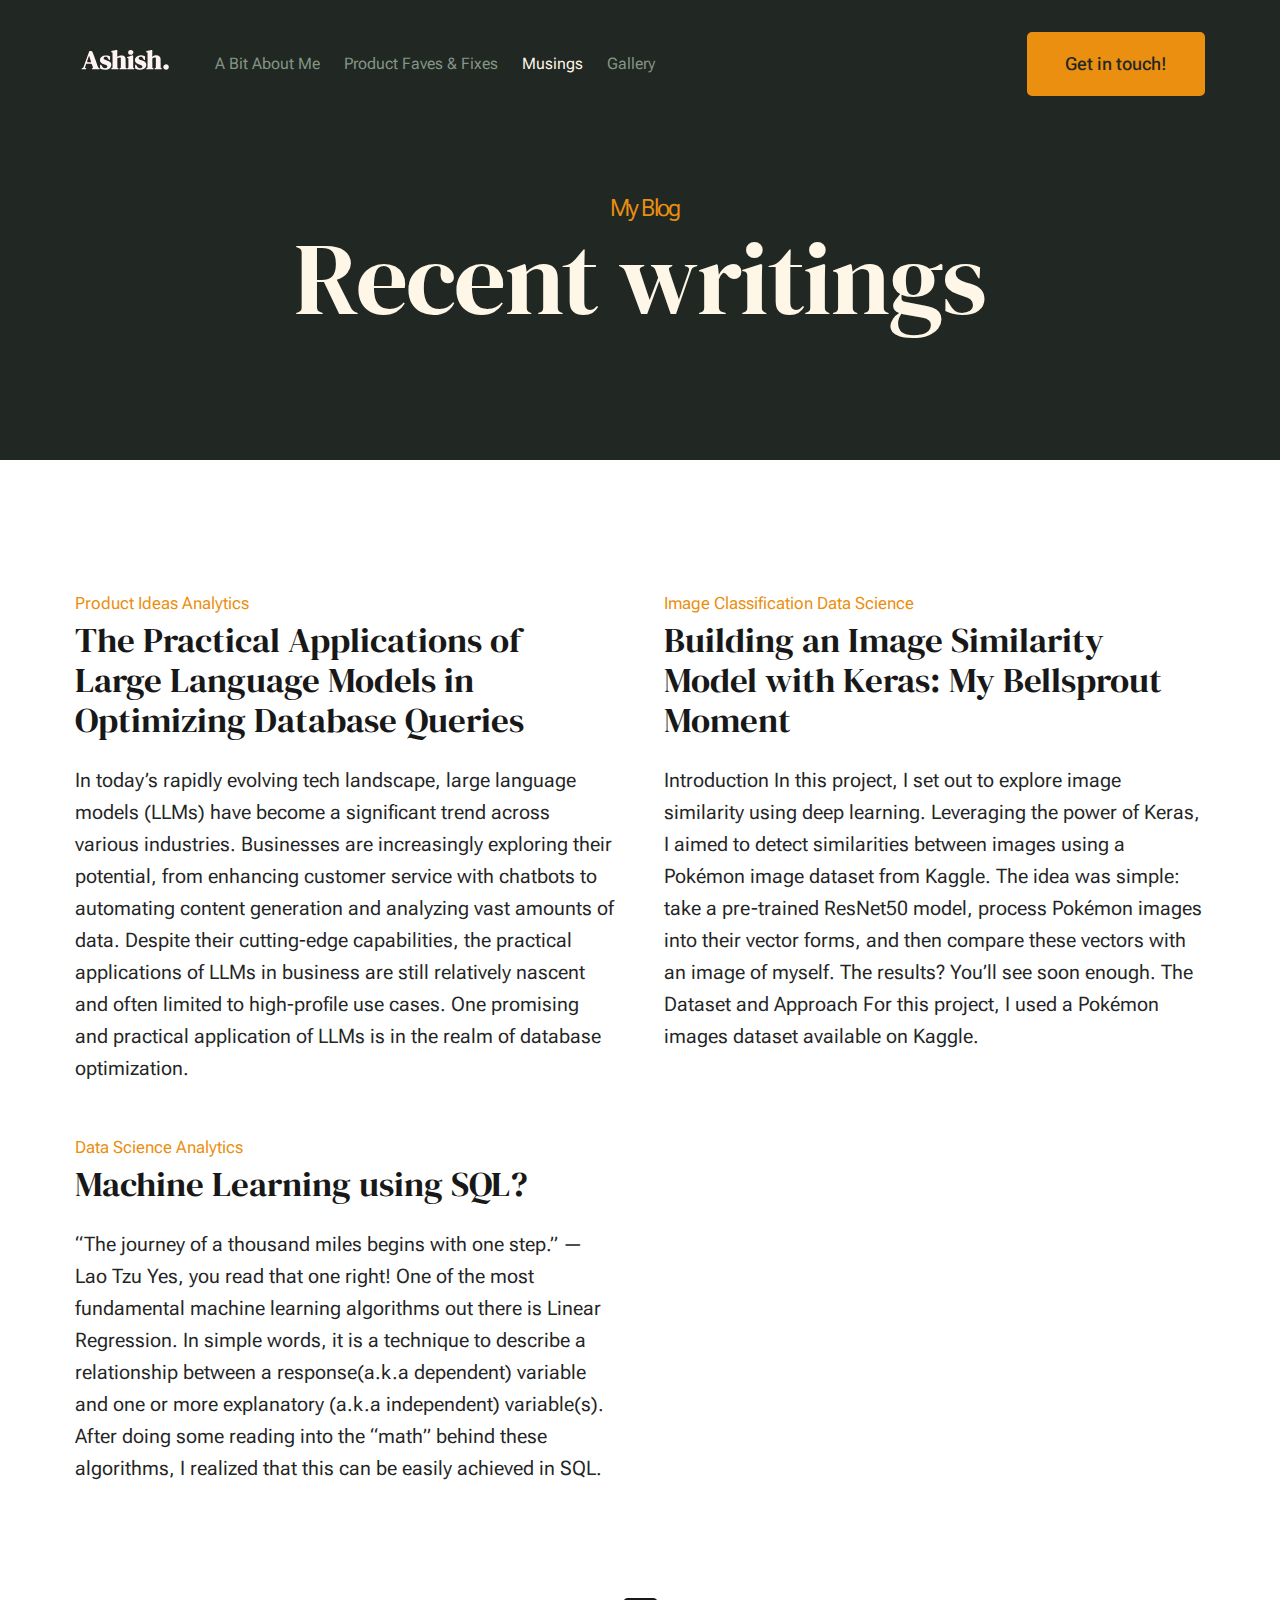
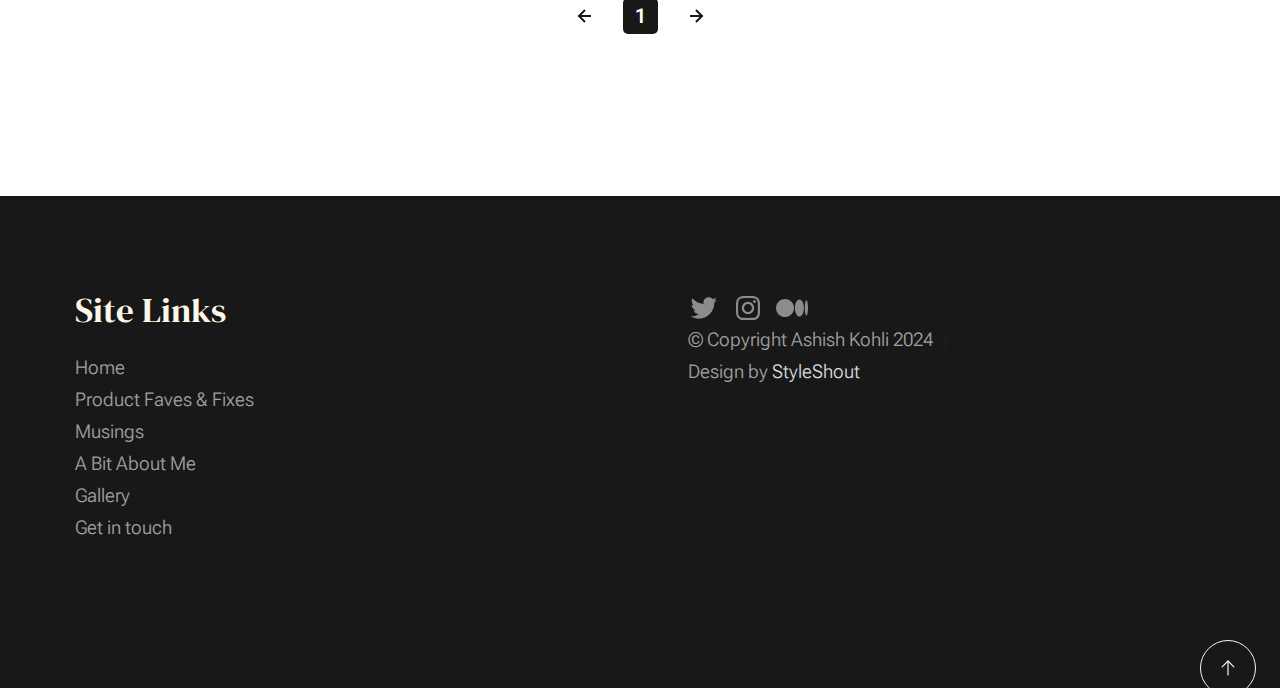
<file: blog/index.html>
<!DOCTYPE html>
<html lang="en" class="no-js" >
<head>

    
    <meta charset="utf-8">
    <meta name="viewport" content="width=device-width, initial-scale=1">
    <title>Blog</title>

    <script>
        document.documentElement.classList.remove('no-js');
        document.documentElement.classList.add('js');
    </script>

    
    <link rel="stylesheet" href="https://kohliashish.github.io/css/vendor.css">
    <link rel="stylesheet" href="https://kohliashish.github.io/css/styles.css">

    
    <link rel="apple-touch-icon" sizes="180x180" href="https://kohliashish.github.io/images/apple-touch-icon.png">
    <link rel="icon" type="image/png" sizes="32x32" href="https://kohliashish.github.io/images/favicon-32x32.png">
    <link rel="icon" type="image/png" sizes="16x16" href="https://kohliashish.github.io/images/favicon-16x16.png">
    <link rel="manifest" href="https://kohliashish.github.io/site.webmanifest">

</head>


<body id="top">


    
    <div id="preloader">
        <div id="loader" class="dots-fade">
            <div></div>
            <div></div>
            <div></div>
        </div>
    </div>


    
    <div id="page" class="s-pagewrap">

        
        <header class="s-header">

            <div class="row s-header__inner width-sixteen-col">

                <div class="s-header__block">
                    <div class="s-header__logo">
                        <a class="logo" href="https://kohliashish.github.io/index.html">
                            <img src="https://kohliashish.github.io/images/logo.svg" alt="Homepage">
                        </a>
                    </div>

                    <a class="s-header__menu-toggle" href="#0"><span>Menu</span></a>
                </div> 

                <nav class="s-header__nav">
    
                    <ul class="s-header__menu-links">
                        <li><a href="https://kohliashish.github.io/about.html">A Bit About Me</a></li>
                        <li><a href="https://kohliashish.github.io/product">Product Faves & Fixes</a></li>
                        <li class="current"><a href="https://kohliashish.github.io/blog">Musings</a></li>
                        <li><a href="https://kohliashish.github.io/gallery">Gallery</a></li>
                    </ul> 

                    <div class="s-header__contact">
                        <a href="https://kohliashish.github.io/contact.html" class="btn btn--primary s-header__contact-btn">Get in touch!</a>                        
                    </div> 
    
                </nav> 

            </div> 

        </header> 


        
        <section id="content" class="s-content">

               <section class="s-pageheader pageheader">
                    <div class="row">
                        <div class="column xl-12">
                            <h1 class="page-title">
                                <span class="page-title__small-type text-pretitle">My Blog</span>
                                <p>Recent writings</p>

                            </h1>
                        </div>
                    </div>
               </section>   

               <section class="s-pagecontent pagecontent">

                    <div class="row">
                        <div class="column xl-12 grid-block">          
        
                            
                                <div class="grid-full grid-list-items">
                                    
                                        <div class="grid-list-items__item blog-card">
                                            <div class="blog-card__header">
                                                <div class="blog-card__cat-links">
                                                    
                                                        
                                                            
                                                                <a href="https://kohliashish.github.io/categories/product-ideas/">Product Ideas</a>
                                                            
                                                        
                                                            
                                                                <a href="https://kohliashish.github.io/categories/analytics/">Analytics</a>
                                                            
                                                        
                                                    
                                                </div>
                                                <h3 class="blog-card__title">
                                                    <a href="https://kohliashish.github.io/blog/the-practical-applications-of-large-language-models-in-optimizing-database-queries/">The Practical Applications of Large Language Models in Optimizing Database Queries</a>
                                                </h3>
                                            </div>
                                            <div class="blog-card__text">
                                                <p> In today’s rapidly evolving tech landscape, large language models (LLMs) have become a significant trend across various industries. Businesses are increasingly exploring their potential, from enhancing customer service with chatbots to automating content generation and analyzing vast amounts of data. Despite their cutting-edge capabilities, the practical applications of LLMs in business are still relatively nascent and often limited to high-profile use cases.
One promising and practical application of LLMs is in the realm of database optimization. </p>
                                            </div>
                                        </div>
                                    
                                        <div class="grid-list-items__item blog-card">
                                            <div class="blog-card__header">
                                                <div class="blog-card__cat-links">
                                                    
                                                        
                                                            
                                                                <a href="https://kohliashish.github.io/categories/image-classification/">Image Classification</a>
                                                            
                                                        
                                                            
                                                                <a href="https://kohliashish.github.io/categories/data-science/">Data Science</a>
                                                            
                                                        
                                                    
                                                </div>
                                                <h3 class="blog-card__title">
                                                    <a href="https://kohliashish.github.io/blog/building-an-image-similarity-model-with-keras-my-bellsprout-moment/">Building an Image Similarity Model with Keras: My Bellsprout Moment</a>
                                                </h3>
                                            </div>
                                            <div class="blog-card__text">
                                                <p> Introduction In this project, I set out to explore image similarity using deep learning. Leveraging the power of Keras, I aimed to detect similarities between images using a Pokémon image dataset from Kaggle. The idea was simple: take a pre-trained ResNet50 model, process Pokémon images into their vector forms, and then compare these vectors with an image of myself. The results? You&rsquo;ll see soon enough.
The Dataset and Approach For this project, I used a Pokémon images dataset available on Kaggle. </p>
                                            </div>
                                        </div>
                                    
                                        <div class="grid-list-items__item blog-card">
                                            <div class="blog-card__header">
                                                <div class="blog-card__cat-links">
                                                    
                                                        
                                                            
                                                                <a href="https://kohliashish.github.io/categories/data-science/">Data Science</a>
                                                            
                                                        
                                                            
                                                                <a href="https://kohliashish.github.io/categories/analytics/">Analytics</a>
                                                            
                                                        
                                                    
                                                </div>
                                                <h3 class="blog-card__title">
                                                    <a href="https://kohliashish.github.io/blog/machine-learning-using-sql/">Machine Learning using SQL?</a>
                                                </h3>
                                            </div>
                                            <div class="blog-card__text">
                                                <p> &ldquo;The journey of a thousand miles begins with one step.&rdquo; — Lao Tzu
Yes, you read that one right! One of the most fundamental machine learning algorithms out there is Linear Regression. In simple words, it is a technique to describe a relationship between a response(a.k.a dependent) variable and one or more explanatory (a.k.a independent) variable(s). After doing some reading into the “math” behind these algorithms, I realized that this can be easily achieved in SQL. </p>
                                            </div>
                                        </div>
                                    
        
                                </div> 
                            

                        </div> 
                    </div> 

                    
                    <div class="row navigation pagination">
                        <div class="column xl-12">
                            <nav class="pgn">
                                <ul>
                                    
                                    <li>
                                        <span class="pgn__prev disabled">
                                            <svg xmlns="http://www.w3.org/2000/svg" width="24" height="24" viewBox="0 0 24 24"><path d="M12.707 17.293L8.414 13H18v-2H8.414l4.293-4.293-1.414-1.414L4.586 12l6.707 6.707z"/></svg>
                                        </span>
                                    </li>
                                    

                                    
                                        <li>
                                            
                                                <span class="pgn__num current">1</span>
                                            
                                        </li>
                                    

                                    
                                        <li>
                                            <span class="pgn__next disabled">
                                                <svg xmlns="http://www.w3.org/2000/svg" width="24" height="24" viewBox="0 0 24 24"><path d="M11.293 17.293l1.414 1.414L19.414 12l-6.707-6.707-1.414 1.414L15.586 11H6v2h9.586z"/></svg>
                                            </span>
                                        </li>
                                    
                                </ul>
                            </nav>
                        </div> 
                    </div> 

               </section>

        </section> 


        
        <footer class="s-footer">
            <div class="row s-footer__content">
                <div class="xl-6 tab-12 column s-footer__block s-footer__site-links">
                    <h3>Site Links</h3>
                    <ul class="link-list">
                        <li><a href="https://kohliashish.github.io/index.html">Home</a></li>
                        <li><a href="https://kohliashish.github.io/services.html">Product Faves & Fixes</a></li>
                        <li><a href="https://kohliashish.github.io/blog">Musings</a></li>
                        <li><a href="https://kohliashish.github.io/about.html">A Bit About Me</a></li>
                        <li><a href="https://kohliashish.github.io/gallery">Gallery</a></li>
                        <li><a href="https://kohliashish.github.io/contact.html">Get in touch</a></li>
                    </ul>
                </div>

                <div class="xl-6 tab-12 column ">
                    <div class="column mob-12 md-6">
                        <ul class="s-footer__social social-list">
                            <li>
                                <a href="https://x.com/kohli611">
                                    <svg xmlns="http://www.w3.org/2000/svg" width="24" height="24" viewBox="0 0 24 24" style="fill:rgba(0, 0, 0, 1);transform:;-ms-filter:"><path d="M19.633,7.997c0.013,0.175,0.013,0.349,0.013,0.523c0,5.325-4.053,11.461-11.46,11.461c-2.282,0-4.402-0.661-6.186-1.809 c0.324,0.037,0.636,0.05,0.973,0.05c1.883,0,3.616-0.636,5.001-1.721c-1.771-0.037-3.255-1.197-3.767-2.793 c0.249,0.037,0.499,0.062,0.761,0.062c0.361,0,0.724-0.05,1.061-0.137c-1.847-0.374-3.23-1.995-3.23-3.953v-0.05 c0.537,0.299,1.16,0.486,1.82,0.511C3.534,9.419,2.823,8.184,2.823,6.787c0-0.748,0.199-1.434,0.548-2.032 c1.983,2.443,4.964,4.04,8.306,4.215c-0.062-0.3-0.1-0.611-0.1-0.923c0-2.22,1.796-4.028,4.028-4.028 c1.16,0,2.207,0.486,2.943,1.272c0.91-0.175,1.782-0.512,2.556-0.973c-0.299,0.935-0.936,1.721-1.771,2.22 c0.811-0.088,1.597-0.312,2.319-0.624C21.104,6.712,20.419,7.423,19.633,7.997z"></path></svg>
                                    <span class="u-screen-reader-text">Twitter</span>
                                </a>
                            </li>
                            <li>
                                <a href="https://instagram.com/kohliashish_ak">
                                    <svg xmlns="http://www.w3.org/2000/svg" width="24" height="24" viewBox="0 0 24 24" style="fill:rgba(0, 0, 0, 1);transform:;-ms-filter:"><path d="M11.999,7.377c-2.554,0-4.623,2.07-4.623,4.623c0,2.554,2.069,4.624,4.623,4.624c2.552,0,4.623-2.07,4.623-4.624 C16.622,9.447,14.551,7.377,11.999,7.377L11.999,7.377z M11.999,15.004c-1.659,0-3.004-1.345-3.004-3.003 c0-1.659,1.345-3.003,3.004-3.003s3.002,1.344,3.002,3.003C15.001,13.659,13.658,15.004,11.999,15.004L11.999,15.004z"></path><circle cx="16.806" cy="7.207" r="1.078"></circle><path d="M20.533,6.111c-0.469-1.209-1.424-2.165-2.633-2.632c-0.699-0.263-1.438-0.404-2.186-0.42 c-0.963-0.042-1.268-0.054-3.71-0.054s-2.755,0-3.71,0.054C7.548,3.074,6.809,3.215,6.11,3.479C4.9,3.946,3.945,4.902,3.477,6.111 c-0.263,0.7-0.404,1.438-0.419,2.186c-0.043,0.962-0.056,1.267-0.056,3.71c0,2.442,0,2.753,0.056,3.71 c0.015,0.748,0.156,1.486,0.419,2.187c0.469,1.208,1.424,2.164,2.634,2.632c0.696,0.272,1.435,0.426,2.185,0.45 c0.963,0.042,1.268,0.055,3.71,0.055s2.755,0,3.71-0.055c0.747-0.015,1.486-0.157,2.186-0.419c1.209-0.469,2.164-1.424,2.633-2.633 c0.263-0.7,0.404-1.438,0.419-2.186c0.043-0.962,0.056-1.267,0.056-3.71s0-2.753-0.056-3.71C20.941,7.57,20.801,6.819,20.533,6.111z M19.315,15.643c-0.007,0.576-0.111,1.147-0.311,1.688c-0.305,0.787-0.926,1.409-1.712,1.711c-0.535,0.199-1.099,0.303-1.67,0.311 c-0.95,0.044-1.218,0.055-3.654,0.055c-2.438,0-2.687,0-3.655-0.055c-0.569-0.007-1.135-0.112-1.669-0.311 c-0.789-0.301-1.414-0.923-1.719-1.711c-0.196-0.534-0.302-1.099-0.311-1.669c-0.043-0.95-0.053-1.218-0.053-3.654 c0-2.437,0-2.686,0.053-3.655c0.007-0.576,0.111-1.146,0.311-1.687c0.305-0.789,0.93-1.41,1.719-1.712 c0.534-0.198,1.1-0.303,1.669-0.311c0.951-0.043,1.218-0.055,3.655-0.055c2.437,0,2.687,0,3.654,0.055 c0.571,0.007,1.135,0.112,1.67,0.311c0.786,0.303,1.407,0.925,1.712,1.712c0.196,0.534,0.302,1.099,0.311,1.669 c0.043,0.951,0.054,1.218,0.054,3.655c0,2.436,0,2.698-0.043,3.654H19.315z"></path></svg>
                                    <span class="u-screen-reader-text">Instagram</span>
                                </a>
                            </li>
                            <li>
                                <a href="https://medium.com/@ashish.kohli611">
                                    <svg xmlns="http://www.w3.org/2000/svg" viewBox="0 0 1043.63 592.71" width="24" height="24" style="fill:rgba(255, 255, 255, 1);transform:;-ms-filter:">
                                        <g data-name="Layer 2">
                                        <g data-name="Layer 1">
                                            <path d="M588.67 296.36c0 163.67-131.78 296.35-294.33 296.35S0 460 0 296.36 131.78 0 294.34 0s294.33 132.69 294.33 296.36M911.56 296.36c0 154.06-65.89 279-147.17 279s-147.17-124.94-147.17-279 65.88-279 147.16-279 147.17 124.9 147.17 279M1043.63 296.36c0 138-23.17 249.94-51.76 249.94s-51.75-111.91-51.75-249.94 23.17-249.94 51.75-249.94 51.76 111.9 51.76 249.94"></path>
                                        </g>
                                        </g>
                                    </svg>
                                    <span class="u-screen-reader-text">Medium</span>
                                </a>
                            </li>
                        </ul> 
                    </div>
                    <div class="column mob-12 md-6">
                        <p class="ss-copyright">
                            <span>© Copyright Ashish Kohli 2024</span> 
                            <span>Design by <a href="https://www.styleshout.com/">StyleShout</a></span>
                        </p>
                    </div>

                    <div class="ss-go-top">
                        <a class="smoothscroll" title="Back to Top" href="#top">
                            <svg xmlns="http://www.w3.org/2000/svg" viewBox="0 0 24 24" width="36" height="36" fill="none" stroke="#ffffff" stroke-width="1" stroke-linecap="round" stroke-linejoin="round">&lt;!--!  Atomicons Free 1.00 by @atisalab License - https://atomicons.com/license/ (Icons: CC BY 4.0) Copyright 2021 Atomicons --&gt;<polyline points="17 11 12 6 7 11"></polyline><line x1="12" y1="18" x2="12" y2="6"></line></svg>
                        </a>
                    </div> 
                </div>
            </div>
            
        </footer> 

    </div> 

    
    <script src="https://kohliashish.github.io/js/plugins.js"></script>
    <script src="https://kohliashish.github.io/js/main.js"></script>

</body>
</html>
</file>
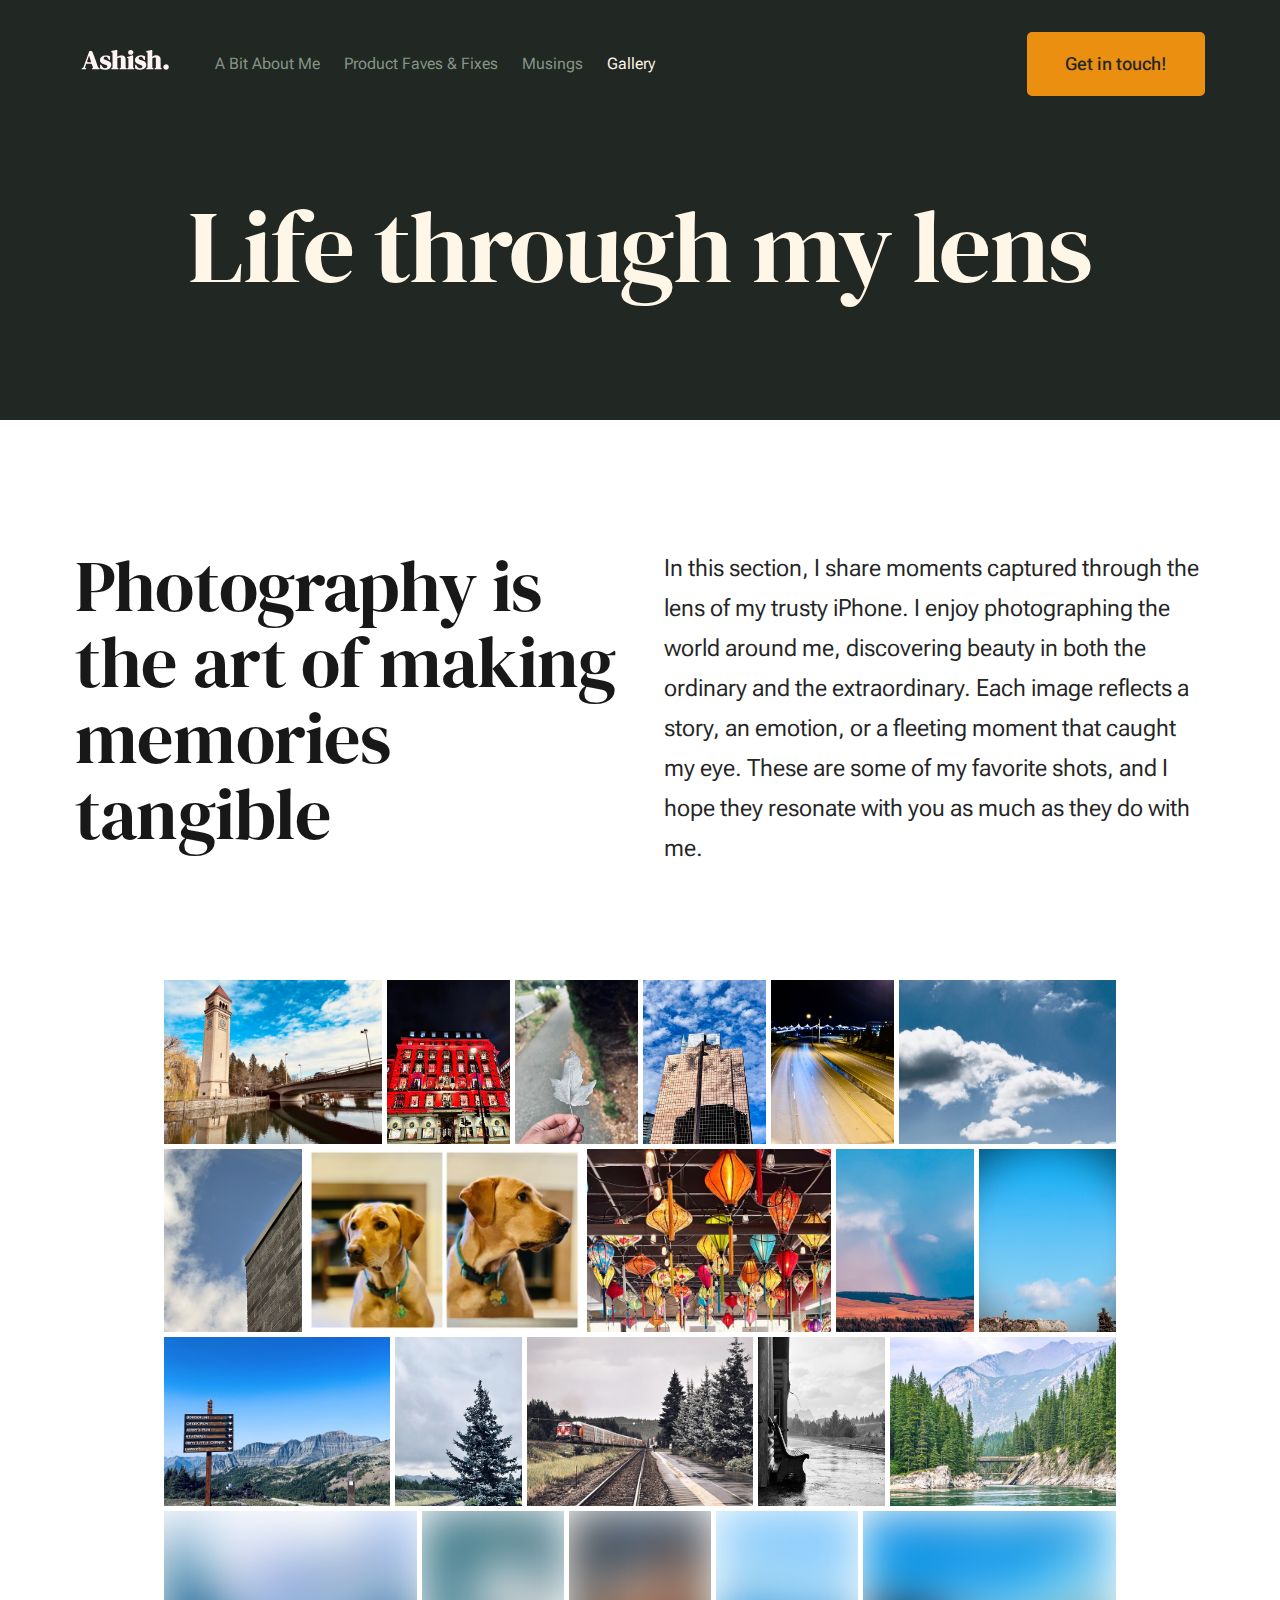
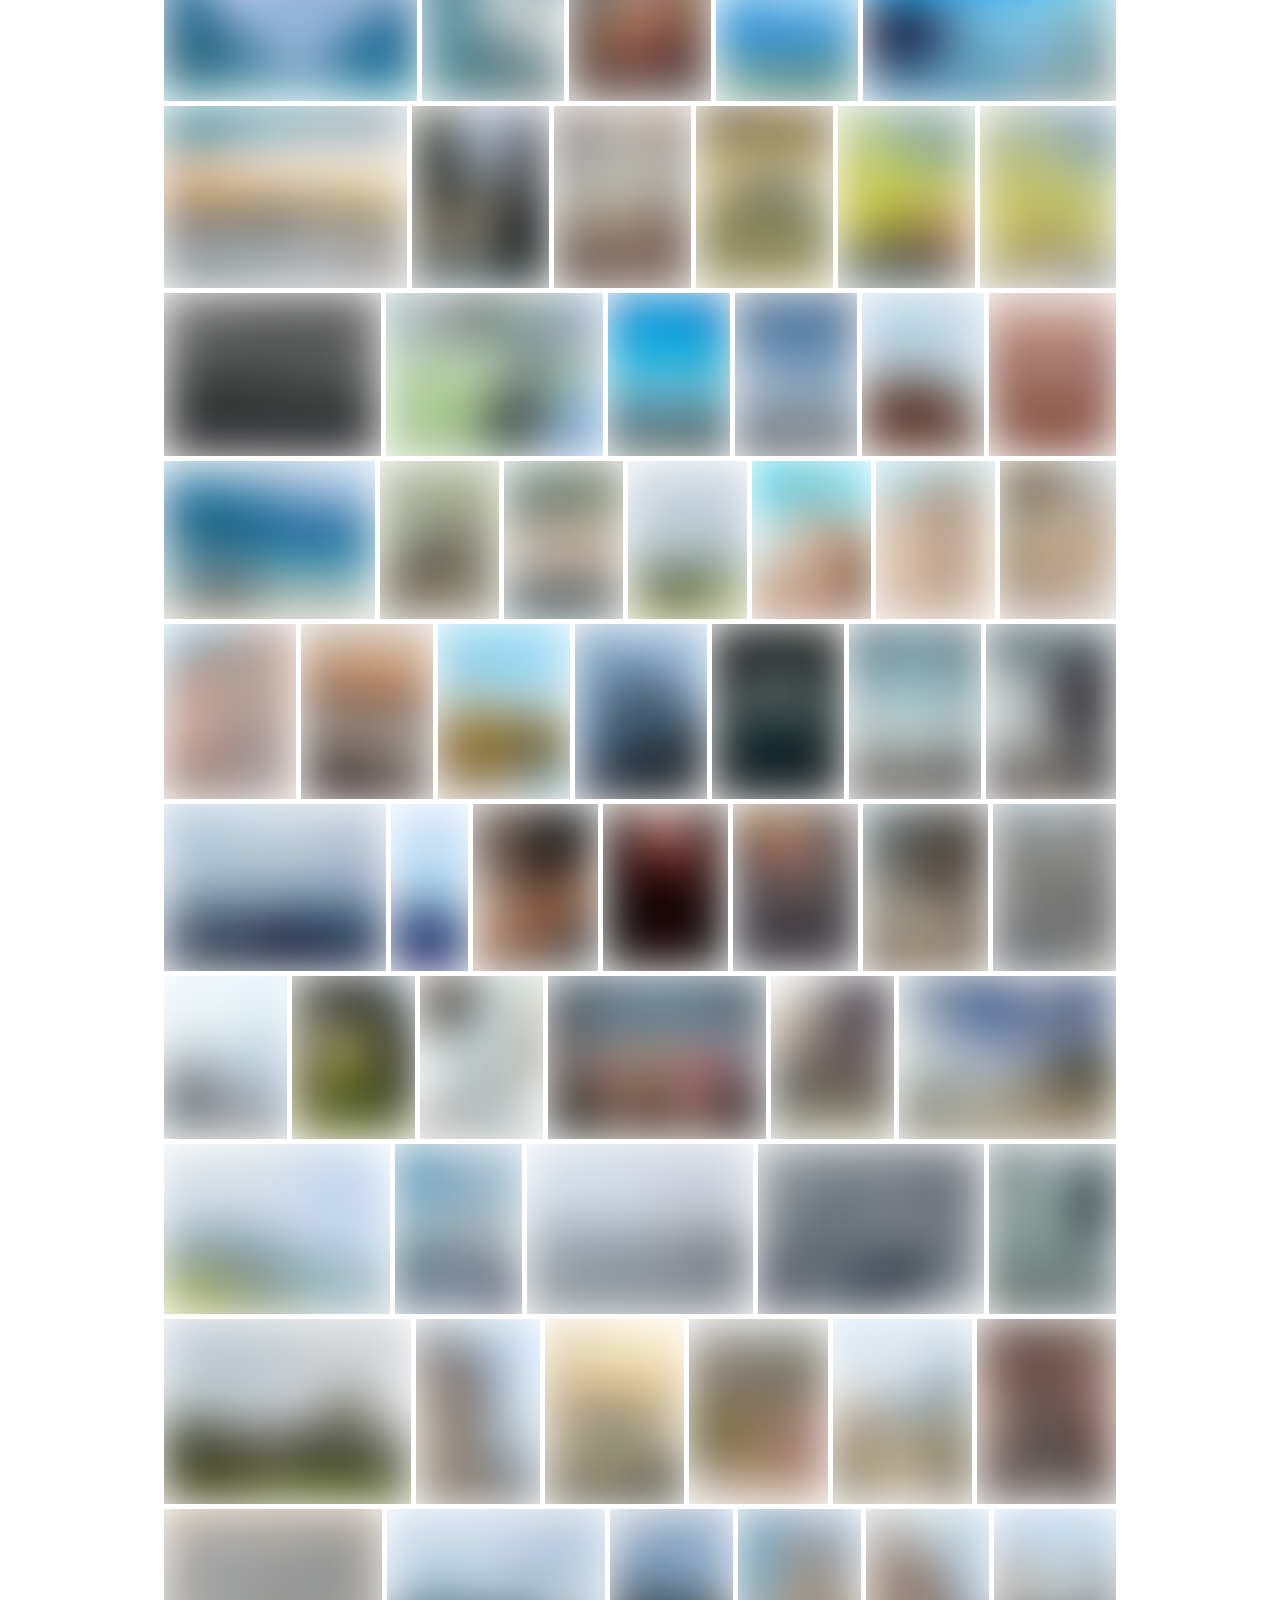
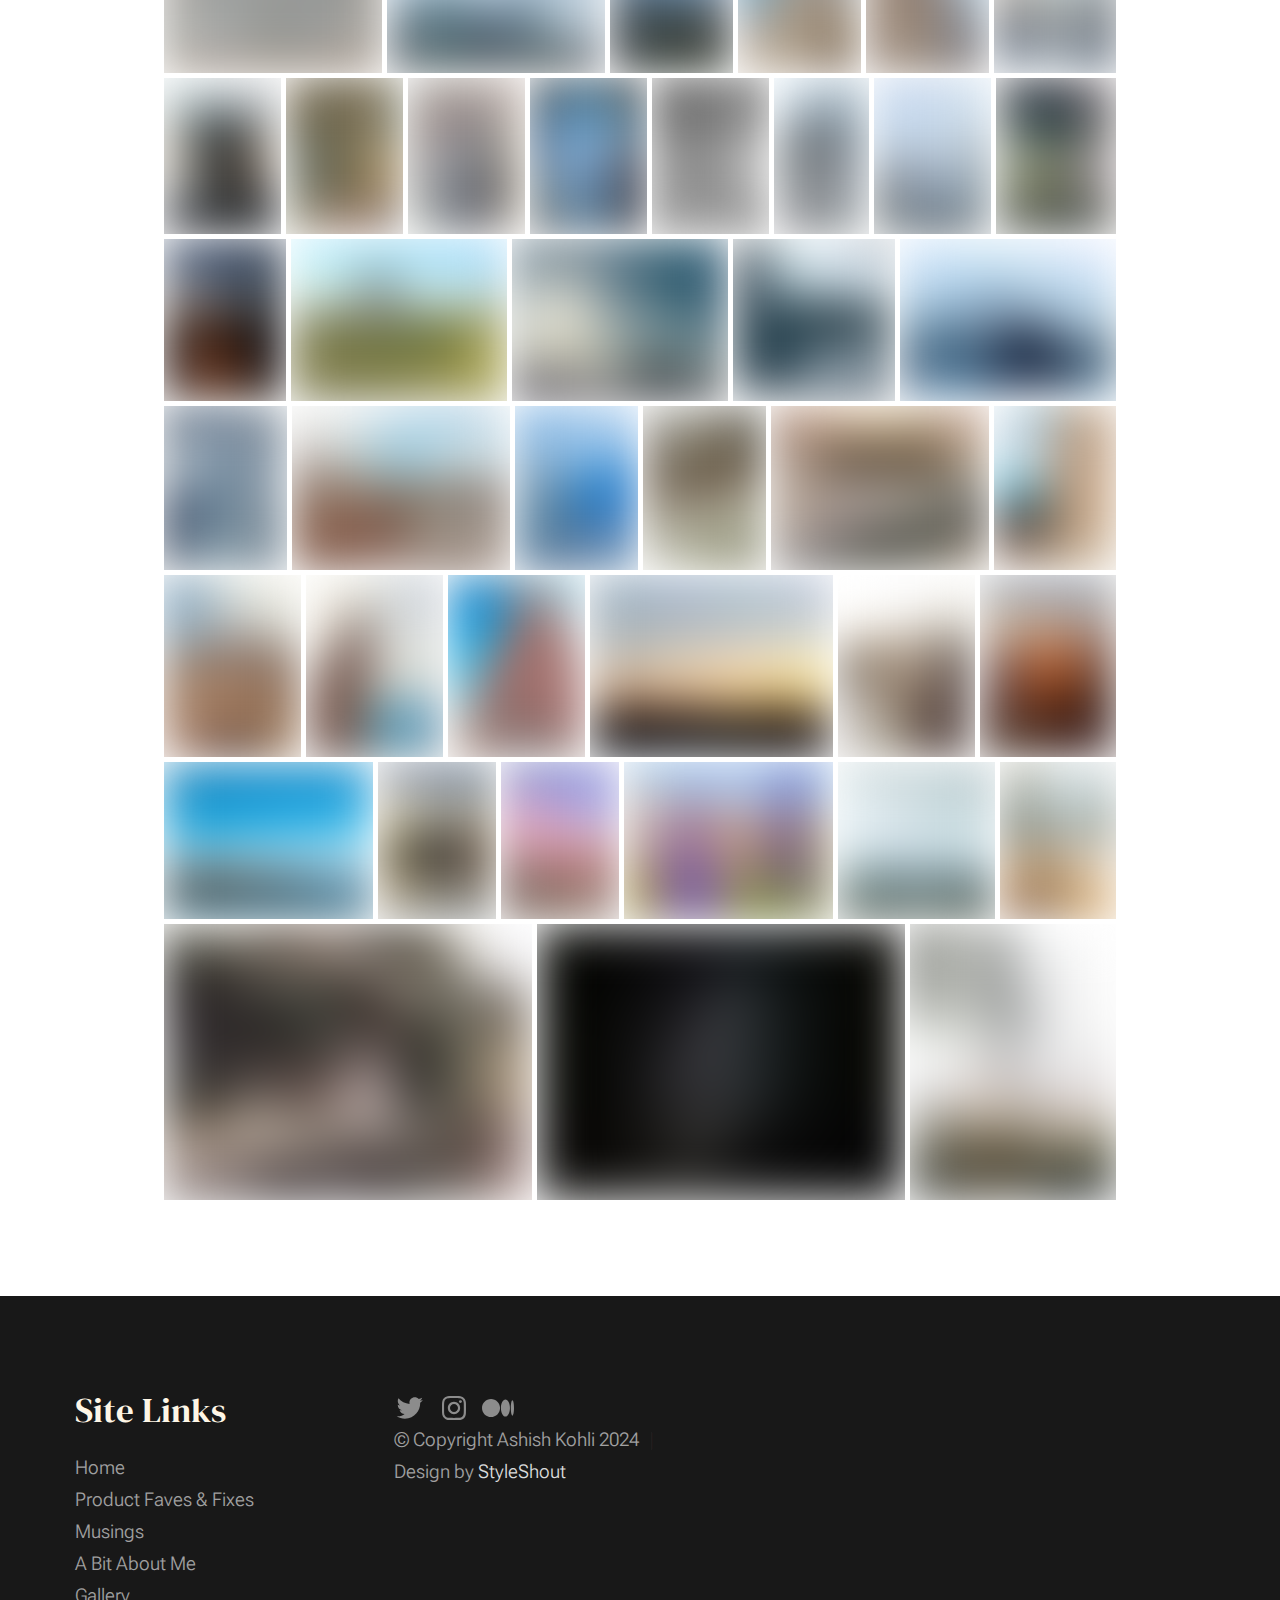
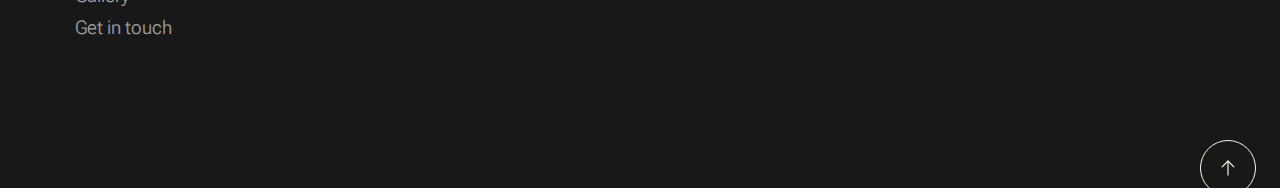
<file: gallery/index.html>
<!DOCTYPE html>
<html lang="en" class="no-js" >
<head>

    
    <meta charset="utf-8">
    <meta name="viewport" content="width=device-width, initial-scale=1">
    <title>Blog</title>

    <script>
        document.documentElement.classList.remove('no-js');
        document.documentElement.classList.add('js');
    </script>

    
    <link rel="stylesheet" href="https://kohliashish.github.io/css/vendor.css">
    <link rel="stylesheet" href="https://kohliashish.github.io/css/styles.css">

    
    <link rel="apple-touch-icon" sizes="180x180" href="https://kohliashish.github.io/images/apple-touch-icon.png">
    <link rel="icon" type="image/png" sizes="32x32" href="https://kohliashish.github.io/images/favicon-32x32.png">
    <link rel="icon" type="image/png" sizes="16x16" href="https://kohliashish.github.io/images/favicon-16x16.png">
    <link rel="manifest" href="https://kohliashish.github.io/site.webmanifest">

</head>


<body id="top">


    
    <div id="preloader">
        <div id="loader" class="dots-fade">
            <div></div>
            <div></div>
            <div></div>
        </div>
    </div>


    
    <div id="page" class="s-pagewrap">


        
        <header class="s-header">

            <div class="row s-header__inner width-sixteen-col">

                <div class="s-header__block">
                    <div class="s-header__logo">
                        <a class="logo" href="https://kohliashish.github.io/">
                            <img src="https://kohliashish.github.io/images/logo.svg" alt="Homepage">
                        </a>
                    </div>

                    <a class="s-header__menu-toggle" href="#0"><span>Menu</span></a>
                </div> 

                <nav class="s-header__nav">
    
                    <ul class="s-header__menu-links">
                        <li><a href="https://kohliashish.github.io/about.html">A Bit About Me</a></li>
                        <li><a href="https://kohliashish.github.io/product">Product Faves & Fixes</a></li>
                        <li><a href="https://kohliashish.github.io/blog">Musings</a></li>
                        <li class="current"><a href="https://kohliashish.github.io/gallery">Gallery</a></li>
                    </ul> 

                    <div class="s-header__contact">
                        <a href="https://kohliashish.github.io/contact.html" class="btn btn--primary s-header__contact-btn">Get in touch!</a>                        
                    </div> 
    
                </nav> 

            </div> 

        </header> 


        
        <section id="content" class="s-content">

               <section class="s-pageheader pageheader">
                    <div class="row">
                        <div class="column xl-12">
                            <h1 class="page-title">
                                Life through my lens
                            </h1>
                            
                        </div>
                    </div>
               </section>  

               <section class="s-pagecontent pagecontent">

                    <div class="row pageintro">
                        <div class="column xl-6 lg-12">
                            <h2 class="text-display-title">Photography is the art of making memories tangible</h2>
                        </div>
                        <div class="column xl-6 lg-12 u-flexitem-x-right">
                            <p class="lead">
                                In this section, I share moments captured through the lens of my trusty iPhone. I enjoy photographing the world around me, discovering beauty in both the ordinary and the extraordinary. Each image reflects a story, an emotion, or a fleeting moment that caught my eye. These are some of my favorite shots, and I hope they resonate with you as much as they do with me.
                            </p>
                        </div>                       
                    </div>    
                    <div class="row width-narrower pagemain">
                        <div class="column xl-12"> 
                            






	






































	
	

	
		<script src="https://kohliashish.github.io/js/jquery-3.7.1.min.js"></script>
	

	
		<script src="https://kohliashish.github.io/lazy/jquery.lazy.min.js"></script>
	
	<script src="https://kohliashish.github.io/swipebox/js/jquery.swipebox.min.js"></script>
	<link rel="stylesheet" href="https://kohliashish.github.io/swipebox/css/swipebox.min.css">

	<script src="https://kohliashish.github.io/justified_gallery/jquery.justifiedGallery.min.js"></script>
	<link rel="stylesheet" href="https://kohliashish.github.io/justified_gallery/justifiedGallery.min.css"/>


<style>
	
		.jg-entry img {
			transition: transform .25s ease-in-out !important;
		}

		.jg-entry img:hover {
			transform: scale(1.1);
		}
	

	
</style>





<div id="gallery-b9d4fcbb902407e45834ac9cc593f7d4-0-wrapper" class="gallery-wrapper">
<div id="gallery-b9d4fcbb902407e45834ac9cc593f7d4-0" class="justified-gallery">
	
		

			
			

			
			
				
			

			
				
			

			
			
				
					
				
			


			
			

			<div>
				
				
					
					
				

				
				
					
					
				

				<a href="/gallery/images/Spokane%20Clock%20Tower.jpg"
					class="galleryImg"
					
					>
					<img
						width="600" height="450"

						
							
							style="filter: blur(25px);"
							
								src="[data-uri]&#43;JS5ESUM8SDc9PjsBCgsLDg0OHBAQHDsoIig7Ozs7Ozs7Ozs7Ozs7Ozs7Ozs7Ozs7Ozs7Ozs7Ozs7Ozs7Ozs7Ozs7Ozs7Ozs7Ozs7O//AABEIABgAIAMBIgACEQEDEQH/[base64]/j5&#43;[base64]&#43;Tl5ufo6ery8/T19vf4&#43;fr/2gAMAwEAAhEDEQA/AOv1DVAbRobbzUuZGVFfZgDJAPP0zXPapIXUxXHmPcoAMggDp1PetSykSa5WJ4SHSZQG5J6g1G/ie2stXuknsEdYpyrSr94rjrz3rejjaUavOk7W/G5xV8DXqUfZtq99/Kxk2uhSyiJpBKUfGTGN3Heu70i2ttOthDaQShWfI8zgk49/b0rIg8eaDHpq3Ulx9nLE/uAm6QDOBwPbms&#43;9&#43;KemphbGyu7pgeGIEa/qf6VeIxjrK3QnC5f7B33Zl6bqrTzCNAm8vt8xc8Nj3Pt&#43;lZeqTz6ve3NnBp0EjvO0PnSRAliMgnPtR4e/4&#43;B/19H&#43;Rq5o/wDyGG/6/rj&#43;VeTSim7HsVZuKucjdWmsaDbxy3Vnutg/LqF3ArxgsB0479c1rabr3hO5a1N7cXFtLblsebbqVbcc87Rzjt0xWx45/wCRUn/67f8As1eSSfeNdPKkzKMnJH//2Q=="
							
							class="lazy"
							data-src="/gallery/images/Spokane%20Clock%20Tower_hu10502977484936418396.jpg"
						

						
					>
				</a>
			</div>
		
	
		

			
			

			
			
				
			

			
				
			

			
			
				
					
				
			


			
			

			<div>
				
				
					
					
				

				
				
					
					
				

				<a href="/gallery/images/London%20Mason%20Building.jpg"
					class="galleryImg"
					
					>
					<img
						width="450" height="600"

						
							
							style="filter: blur(25px);"
							
								src="[data-uri]&#43;JS5ESUM8SDc9PjsBCgsLDg0OHBAQHDsoIig7Ozs7Ozs7Ozs7Ozs7Ozs7Ozs7Ozs7Ozs7Ozs7Ozs7Ozs7Ozs7Ozs7Ozs7Ozs7Ozs7O//AABEIACAAGAMBIgACEQEDEQH/[base64]/j5&#43;[base64]&#43;Tl5ufo6ery8/T19vf4&#43;fr/2gAMAwEAAhEDEQA/APHyBnGaliTBrX03RoJ7PzbltrseFPBAGe2farP9hW6HCyhjye/bGfy/rS9tBM7VgK8kmlv5mKAo5pcj0rX1XR10/OyVJwpwTGcgnpx&#43;NZvlP/zwb/vk1pGakro5qlGdN2kdRbcxJEqSsAD5wVV&#43;TcABj9B/KtGTT/LtckuLjMiNHsTOSMMPY4Hp9MGtaPQNIXbtu3UyCPO2XIJJzyQMDgcj&#43;E&#43;tZUtvFD4qnjW8VrcL5gRuuSR1IGccnvn&#43;Vecos9mePpuV4p/gZ5iPkkQxTBxKcEKuF3cqc9cnH4duaj&#43;za3/z1uv&#43;/wAf8a6BNI052u4oJJreby45EL/Mq53EZGOoOR9AKg/sK&#43;/6DkX/AH5NWpW3Zz1a9OpbRq3of//Z"
							
							class="lazy"
							data-src="/gallery/images/London%20Mason%20Building_hu6445268133972884003.jpg"
						

						
					>
				</a>
			</div>
		
	
		

			
			

			
			
				
			

			
				
			

			
			
				
					
				
			


			
			

			<div>
				
				
					
					
				

				
				
					
					
				

				<a href="/gallery/images/IMG_9899.jpg"
					class="galleryImg"
					
						

						
							data-description="iPhone 13 Pro Max + iPhone 13 Pro Max back dual wide camera 5.7mm f/1.5<br/>57/10mm f/1.5 1/62sec  ISO 125"
						

						
					
					>
					<img
						width="450" height="600"

						
							
							style="filter: blur(25px);"
							
								src="[data-uri]&#43;JS5ESUM8SDc9PjsBCgsLDg0OHBAQHDsoIig7Ozs7Ozs7Ozs7Ozs7Ozs7Ozs7Ozs7Ozs7Ozs7Ozs7Ozs7Ozs7Ozs7Ozs7Ozs7Ozs7O//AABEIACAAGAMBIgACEQEDEQH/[base64]/j5&#43;[base64]&#43;Tl5ufo6ery8/T19vf4&#43;fr/2gAMAwEAAhEDEQA/ANnVLSCCzV7CxjnupGAaOdySozk4wflwa8/&#43;JllFHriXUEaKJ4VLBem4cHH5D869EWHy4sySB3x97bjJ9a57xXo4vdL&#43;0bfmjB2k9CKhO2ouXseUrGcE45HNG76/kK2raxWOQSF1RCDu3N2q59nsv&#43;flf&#43;&#43;//r1o5FWPU7nAGT0qxeW0T6I1skmVA5kIzkEHgVWuv3ds88uAo&#43;7vbav4mstLuG4KLagqgz5jKxKbuMbcnnA6/UVDaehapStzGJaaQsfmRTwYcNgk/MQP/r1Z/sa0/wCeTf8Afv8A&#43;vWkLCJrk3cUzKZPleNumfXrUv2M/wDPSP8A76H&#43;Nc7bN42sf//Z"
							
							class="lazy"
							data-src="/gallery/images/IMG_9899_hu17006904232415162478.jpg"
						

						
							
								
							
						
					>
				</a>
			</div>
		
	
		

			
			

			
			
				
			

			
				
			

			
			
				
					
				
			


			
			

			<div>
				
				
					
					
				

				
				
					
					
				

				<a href="/gallery/images/IMG_8305.JPG"
					class="galleryImg"
					
						

						
							data-description="iPhone 14 Pro + iPhone 14 Pro back triple camera 6.86mm f/1.78<br/>343/50mm f/1.8 1/7600sec  ISO 80"
						

						
					
					>
					<img
						width="450" height="600"

						
							
							style="filter: blur(25px);"
							
								src="[data-uri]&#43;JS5ESUM8SDc9PjsBCgsLDg0OHBAQHDsoIig7Ozs7Ozs7Ozs7Ozs7Ozs7Ozs7Ozs7Ozs7Ozs7Ozs7Ozs7Ozs7Ozs7Ozs7Ozs7Ozs7O//AABEIACAAGAMBIgACEQEDEQH/[base64]/j5&#43;[base64]&#43;Tl5ufo6ery8/T19vf4&#43;fr/2gAMAwEAAhEDEQA/ANefUI4SBAGkknXcAse7HB5YD/PFVLnWZ20&#43;C0vJZbZCpRmij&#43;Yr26nqf0p09pPqt2CkcluQd/mozNKfq3AApk0drLetHbwPNJBagyXkj8iTkZ6YwCDn/wCtXsSq0abSm9TzY06tS/KM3EL5toEkiQ7QinDKMcdeSf8AOaX7bP8A8&#43;8v/fIpn9mzI7&#43;YUCswKGPI284II/DpT/7O/wBpfy/&#43;vXRFwkrp3MWpp2asdGlpElw8ipgbgTyfvD/9dUIbeGPVNQaKHDDYq4PQkEkn/vqqFzqt7png59SM4kn2hg7AcktgdOvBrzLUL69uWEtxczSSSrvYlic8n39K&#43;bnepUlI96DVOCR6nDaJFOWmAHmO7DcRnhv/AK9W/wDR/wC8v/fS1554XuLzUpZLCe&#43;2pCm&#43;Iy849R610f8AY8v/AEFYfyNe9gaalRV5HjYuq41naJ//2Q=="
							
							class="lazy"
							data-src="/gallery/images/IMG_8305_hu103475757015685916.JPG"
						

						
							
								
							
						
					>
				</a>
			</div>
		
	
		

			
			

			
			
				
			

			
				
			

			
			
				
					
				
			


			
			

			<div>
				
				
					
					
				

				
				
					
					
				

				<a href="/gallery/images/IMG_8294.JPG"
					class="galleryImg"
					
						

						
							data-description="iPhone 14 Pro + iPhone 14 Pro back triple camera 6.86mm f/1.78<br/>343/50mm f/1.8 1/40sec  ISO 1000"
						

						
					
					>
					<img
						width="450" height="600"

						
							
							style="filter: blur(25px);"
							
								src="[data-uri]&#43;JS5ESUM8SDc9PjsBCgsLDg0OHBAQHDsoIig7Ozs7Ozs7Ozs7Ozs7Ozs7Ozs7Ozs7Ozs7Ozs7Ozs7Ozs7Ozs7Ozs7Ozs7Ozs7Ozs7O//AABEIACAAGAMBIgACEQEDEQH/[base64]/j5&#43;[base64]&#43;Tl5ufo6ery8/T19vf4&#43;fr/2gAMAwEAAhEDEQA/APG40aR1RBlmOAPU05Sy4JBxXfab4J1vUrOJ4hp0MTrkMsabjjucjuffFOn8HXK28hVVuLhV2MEaH5enVSOenXiiVSEEpSejGoybskcfa3xiHBqx/aj&#43;ppt7aajA8kJtDHuYYCqAwxnjgD&#43;VU/sWo/8APtc/98NT9tB6pj5ZI&#43;g7O0WCFYF4VIgox2rnNT8KSXFwbiORlfnn1rrkGJACDnaam2KVzissTUc6Fl0KpQUal31PPhoXmn7Pe5DEfKZPut9D/Snf8IZaf3Y/zruLmCCWMpMqsh6g/wAx71R/svSvRv8Av43&#43;NeBzyiehypn/2Q=="
							
							class="lazy"
							data-src="/gallery/images/IMG_8294_hu3256082450291069001.JPG"
						

						
							
								
							
						
					>
				</a>
			</div>
		
	
		

			
			

			
			
				
			

			
				
			

			
			
				
					
				
			


			
			

			<div>
				
				
					
					
				

				
				
					
					
				

				<a href="/gallery/images/IMG_8284.jpg"
					class="galleryImg"
					
						

						
							data-description="iPhone 14 Pro + iPhone 14 Pro back camera 9mm f/2.8<br/>9mm f/2.8 21109/37025187sec  ISO 32"
						

						
					
					>
					<img
						width="600" height="450"

						
							
							style="filter: blur(25px);"
							
								src="[data-uri]&#43;JS5ESUM8SDc9PjsBCgsLDg0OHBAQHDsoIig7Ozs7Ozs7Ozs7Ozs7Ozs7Ozs7Ozs7Ozs7Ozs7Ozs7Ozs7Ozs7Ozs7Ozs7Ozs7Ozs7O//AABEIABgAIAMBIgACEQEDEQH/[base64]/j5&#43;[base64]&#43;Tl5ufo6ery8/T19vf4&#43;fr/2gAMAwEAAhEDEQA/AKMNjq8ill0&#43;7Ybc5ELYx&#43;VRi6nUBNzKFPTpzXTt408Q30qGx02QIANw8snn61trBY3cDNqOm2rXMw&#43;ZI4/3m4jnnrn3rvVbujg9h2kcIl6ZY2E5MgxgA1Ru/JmYCIOuByWPX8K7G/8ABIiIazu1UEf6u4YBgfTI4rntQ0PUNPJa4tWVf7w5X8x9K2hOL2ZlUpzSs0blncX1rNLPHO3mSj5iec&#43;9a&#43;k2zR3C6ne3cRLDoTlvxx3rLToavJ/x4r9TXPI6Iiaq0szl0MLI3O5MZPpnjIPtWZJDdTKEd5HXqFYkirv/ACw/4FUkf3l/3B/OqXuoT1Z//9k="
							
							class="lazy"
							data-src="/gallery/images/IMG_8284_hu9539482754990838491.jpg"
						

						
							
								
							
						
					>
				</a>
			</div>
		
	
		

			
			

			
			
				
			

			
				
			

			
			
				
					
				
			


			
			

			<div>
				
				
					
					
				

				
				
					
					
				

				<a href="/gallery/images/IMG_8283.jpg"
					class="galleryImg"
					
						

						
							data-description="iPhone 14 Pro + iPhone 14 Pro back camera 9mm f/2.8<br/>9mm f/2.8 1/161sec  ISO 25"
						

						
					
					>
					<img
						width="450" height="600"

						
							
							style="filter: blur(25px);"
							
								src="[data-uri]&#43;JS5ESUM8SDc9PjsBCgsLDg0OHBAQHDsoIig7Ozs7Ozs7Ozs7Ozs7Ozs7Ozs7Ozs7Ozs7Ozs7Ozs7Ozs7Ozs7Ozs7Ozs7Ozs7Ozs7O//AABEIACAAGAMBIgACEQEDEQH/[base64]/j5&#43;[base64]&#43;Tl5ufo6ery8/T19vf4&#43;fr/2gAMAwEAAhEDEQA/ANbWYG08vO2S8hIKk5INc0d7sWY5JrqPFrw3D/aIgytI3zK3GePSueRc13UV7tzkqPUYGKoWZtqqMknsKj&#43;32v8Az9L&#43;Tf4VFfzbpBbqf3aMN5H8Ten4fz&#43;lRbI/7jfpXPVrtStE2hSurs7fXLV726mZVYLDwoJ4/KsC5tbi2tJpdpTaMKxHevRVRWgV5Uww5PvWR4jijfw5ey8eZ5ZZRjpyKSrNRsN003c803Mdu1MKrAbj2qXc/wDz2j/79Cqzt5caqXPJz9aZ5vuf&#43;&#43;DXKbn/2Q=="
							
							class="lazy"
							data-src="/gallery/images/IMG_8283_hu13723912141252018159.jpg"
						

						
							
								
							
						
					>
				</a>
			</div>
		
	
		

			
			

			
			
				
			

			
				
			

			
			
				
					
				
			


			
			

			<div>
				
				
					
					
				

				
				
					
					
				

				<a href="/gallery/images/IMG_8258.jpg"
					class="galleryImg"
					
					>
					<img
						width="600" height="400"

						
							
							style="filter: blur(25px);"
							
								src="[data-uri]&#43;JS5ESUM8SDc9PjsBCgsLDg0OHBAQHDsoIig7Ozs7Ozs7Ozs7Ozs7Ozs7Ozs7Ozs7Ozs7Ozs7Ozs7Ozs7Ozs7Ozs7Ozs7Ozs7Ozs7O//AABEIABUAIAMBIgACEQEDEQH/[base64]/j5&#43;[base64]&#43;Tl5ufo6ery8/T19vf4&#43;fr/2gAMAwEAAhEDEQA/ANo&#43;O3u9RntLLTbid4XYMcsqjBx1IxWppniGe81FbKW0kgk6tl9wHGeo4rz&#43;HUZ5vEd8I2tZWkdty4K7VUtuck8ZA45NdJ4UgB1lLlTiOL91GmeAu3Iry5ynCaS2OyMYuLb3J4vHaX18IbaJvL&#43;bLs7DOCeAMe1amn&#43;JhcT28ckE8Usr42M2cc4yfwwfxrkNTvdP03UxbFX86JyExH8rZO7OenUkYqDw7c3Oq&#43;OoRqCKBZykxeXkKTuABx9DmmnUVRtP3SmqbgtNT0W/0K0gsJorWNIBK5LFUznOc/nWJomhDTdWjFtOEi3geUI&#43;Mfn9a67Uv&#43;Pdv96sez/5Ccf&#43;&#43;P51tWpx9qjKEnyFHUfB0WoAKb14lVicLGOc&#43;9Gn&#43;GbHSbyOeOKN7ksoacphmAPGcGuj7n61Vm/4&#43;I/94fzrVUoJ6IzdST3Z/9k="
							
							class="lazy"
							data-src="/gallery/images/IMG_8258_hu15976743807081243077.jpg"
						

						
					>
				</a>
			</div>
		
	
		

			
			

			
			
				
			

			
				
			

			
			
				
					
				
			


			
			

			<div>
				
				
					
					
				

				
				
					
					
				

				<a href="/gallery/images/IMG_8143.jpg"
					class="galleryImg"
					
					>
					<img
						width="600" height="450"

						
							
							style="filter: blur(25px);"
							
								src="[data-uri]&#43;JS5ESUM8SDc9PjsBCgsLDg0OHBAQHDsoIig7Ozs7Ozs7Ozs7Ozs7Ozs7Ozs7Ozs7Ozs7Ozs7Ozs7Ozs7Ozs7Ozs7Ozs7Ozs7Ozs7O//AABEIABgAIAMBIgACEQEDEQH/[base64]/j5&#43;[base64]&#43;Tl5ufo6ery8/T19vf4&#43;fr/2gAMAwEAAhEDEQA/AOA84CSKdIrfZuBI5HIPI6/5zVzXYJYrtbmcRSRXTGZXUMFIY5&#43;UZHr&#43;las2iW9nCsKwTSzSrvUwsrIMdMkjI96sX&#43;oXWorBaXim3tZpRvkWHLJg4APoeO3X9K5qkmpKy9TshG8b/cUtVGhjSLJ7ARNcqDsA/i5JO78MdaxZ7e6s51ma2jt5JMlCkjDnvjB4610V7pFuNTS2mnnht9paSYIqgc4B&#43;UcA/wCGelQpL9okaSZr17kIVt0gRSxUZ&#43;Y5Bwc9SP8A9WNG8Kaad0&#43;&#43;5vOftW242a7bHS3mhT3F00ckGoGN48WymHaRj&#43;fXr6VPeaZd3luqCG4FsCPlyUUBcfKTxnB713t1/wAf2nf9cZP/AEFazv8AmCv/AL8n8xW7gnJM5o1Go6HJWmgXMV1dyPZO25gIjIuMYHGCeo5zjpUP9lT2eoTyXUckTyzsUCRjzCSvPzD7q4J4Fd9c/wCrg/3x/wCgLWP4i/5Daf8AXUf&#43;i6Xs43uaQqNvl8j/2Q=="
							
							class="lazy"
							data-src="/gallery/images/IMG_8143_hu6009091114523746768.jpg"
						

						
					>
				</a>
			</div>
		
	
		

			
			

			
			
				
			

			
				
			

			
			
				
					
				
			


			
			

			<div>
				
				
					
					
				

				
				
					
					
				

				<a href="/gallery/images/IMG_8107.JPG"
					class="galleryImg"
					
						

						
							data-description="iPhone 14 Pro + iPhone 14 Pro back camera 9mm f/2.8<br/>9mm f/2.8 1/120sec  ISO 50"
						

						
					
					>
					<img
						width="450" height="600"

						
							
							style="filter: blur(25px);"
							
								src="[data-uri]&#43;JS5ESUM8SDc9PjsBCgsLDg0OHBAQHDsoIig7Ozs7Ozs7Ozs7Ozs7Ozs7Ozs7Ozs7Ozs7Ozs7Ozs7Ozs7Ozs7Ozs7Ozs7Ozs7Ozs7O//AABEIACAAGAMBIgACEQEDEQH/[base64]/j5&#43;[base64]&#43;Tl5ufo6ery8/T19vf4&#43;fr/2gAMAwEAAhEDEQA/ALxtsDBHBqCW3I6V0xjtHYqZGPoMVkXm3zggxn0717MK92eDWwaiigkHHvT/ALOf7tXLYRrJiU7cdjVvNr/eq3WaM44RNFlQoHA5rH1eF42&#43;0KODwa5n&#43;2NNkY7dY1GIn0kf&#43;pNB1&#43;yWMI2rXcikc&#43;Zlif5ivIp4hRd9fuPpquF54tNr7y3LfuDjJzUX26T&#43;&#43;aoHUtPuZPKglllnPCrt25/GpPIuf&#43;fST/v6K7vr9Fbo8SWUYuTupJ&#43;l/wBEf//Z"
							
							class="lazy"
							data-src="/gallery/images/IMG_8107_hu4411923852194953974.JPG"
						

						
							
								
							
						
					>
				</a>
			</div>
		
	
		

			
			

			
			
				
			

			
				
			

			
			
				
					
				
			


			
			

			<div>
				
				
					
					
				

				
				
					
					
				

				<a href="/gallery/images/IMG_8081.jpg"
					class="galleryImg"
					
						

						
							data-description="iPhone 14 Pro + iPhone 14 Pro back triple camera 9mm f/2.8<br/>9mm f/2.8 1/1206sec  ISO 32"
						

						
					
					>
					<img
						width="450" height="600"

						
							
							style="filter: blur(25px);"
							
								src="[data-uri]&#43;JS5ESUM8SDc9PjsBCgsLDg0OHBAQHDsoIig7Ozs7Ozs7Ozs7Ozs7Ozs7Ozs7Ozs7Ozs7Ozs7Ozs7Ozs7Ozs7Ozs7Ozs7Ozs7Ozs7O//AABEIACAAGAMBIgACEQEDEQH/[base64]/j5&#43;[base64]&#43;Tl5ufo6ery8/T19vf4&#43;fr/2gAMAwEAAhEDEQA/AILbTAFGRVr&#43;z1x0rXW2AUcU7yPavqFJI&#43;MlCTZzlzpgKnAqp/ZftXWNbAr0qL7IPSobi2XFSSNRI9yjFPNuwGSpx9KxLbxPZRgeY7p16qc8Y/xrcg1uO4twQ6sDkc8H8jXmvFR6NHsrBP7Sf3DHgZQMqeelM8h/7hrN1vxBHpscTuW2ySiPKn7uQef0rP8A&#43;ErtP&#43;fpvyNEsRZ2uEcKmr2Z/9k="
							
							class="lazy"
							data-src="/gallery/images/IMG_8081_hu4686241514506826682.jpg"
						

						
							
								
							
						
					>
				</a>
			</div>
		
	
		

			
			

			
			
				
			

			
				
			

			
			
				
					
				
			


			
			

			<div>
				
				
					
					
				

				
				
					
					
				

				<a href="/gallery/images/IMG_8080.jpg"
					class="galleryImg"
					
						

						
							data-description="iPhone 14 Pro + iPhone 14 Pro back triple camera 6.86mm f/1.78<br/>343/50mm f/1.8 1/4545sec  ISO 80"
						

						
					
					>
					<img
						width="600" height="450"

						
							
							style="filter: blur(25px);"
							
								src="[data-uri]&#43;JS5ESUM8SDc9PjsBCgsLDg0OHBAQHDsoIig7Ozs7Ozs7Ozs7Ozs7Ozs7Ozs7Ozs7Ozs7Ozs7Ozs7Ozs7Ozs7Ozs7Ozs7Ozs7Ozs7O//AABEIABgAIAMBIgACEQEDEQH/[base64]/j5&#43;[base64]&#43;Tl5ufo6ery8/T19vf4&#43;fr/2gAMAwEAAhEDEQA/AKTWDg/dP5U37A5/hNa3inULnS9QW1t0hxsV8spJzuPGcjjgVqaPJb3ej2l3eS28MtwCdpYKDyRwCfavplj6bk42PnXgqqipXOXXTZD/AAH8qmj0mQn7hrq5J9MhGfPV/m24jG7n8KlhlsZVDByvsyEYqnjoolYSo&#43;p51J4h1yVnF5aSyIzKQ/zdQQQP0p8Wr6kZjtt3wx4bysYP1PNXrj/j3T/rov8AOmxf6qP/AHv618060mfQezjYqzahqcbqiWUsUQIUsYTge/fn86t2&#43;p/Z/wB4zXtwxGOF2/jweP8APrWpqH/HnJ/vD&#43;VY0HQfSocnJajUbH//2Q=="
							
							class="lazy"
							data-src="/gallery/images/IMG_8080_hu13971381385925556438.jpg"
						

						
							
								
							
						
					>
				</a>
			</div>
		
	
		

			
			

			
			
				
			

			
				
			

			
			
				
					
				
			


			
			

			<div>
				
				
					
					
				

				
				
					
					
				

				<a href="/gallery/images/IMG_8072.jpg"
					class="galleryImg"
					
						

						
							data-description="iPhone 14 Pro + iPhone 14 Pro back triple camera 6.86mm f/1.78<br/>343/50mm f/1.8 1/1988sec  ISO 80"
						

						
					
					>
					<img
						width="450" height="600"

						
							
							style="filter: blur(25px);"
							
								src="[data-uri]&#43;JS5ESUM8SDc9PjsBCgsLDg0OHBAQHDsoIig7Ozs7Ozs7Ozs7Ozs7Ozs7Ozs7Ozs7Ozs7Ozs7Ozs7Ozs7Ozs7Ozs7Ozs7Ozs7Ozs7O//AABEIACAAGAMBIgACEQEDEQH/[base64]/j5&#43;[base64]&#43;Tl5ufo6ery8/T19vf4&#43;fr/2gAMAwEAAhEDEQA/APSQSjlPy96TeeRiqqzOPmxkCotY1SCw0ea6mLgY2DYMncelbmRacMQSaj2n0rP8MX8mqeH7eaRg0yjZLjHBHTOO&#43;MVq&#43;W3vTuBnLKcYw34Cub8aXs7aW9vbXCpkhJYWba0gPpxyPp&#43;Psn9veMDbMrtaI5H&#43;ski2fz4rD8Q3WtamtvLeWlk6xnb9qthjB64JzioU0wLnw9v51uZLCSVFUdTISXcDhQvbqee9eieWfRvyrxXTb9dNcxRRJd732RmVVYKTzjqeM9Mitb&#43;1NT/6Bll/3xH/APE027Af/9k="
							
							class="lazy"
							data-src="/gallery/images/IMG_8072_hu9373156442130731963.jpg"
						

						
							
								
							
						
					>
				</a>
			</div>
		
	
		

			
			

			
			
				
			

			
				
			

			
			
				
					
				
			


			
			

			<div>
				
				
					
					
				

				
				
					
					
				

				<a href="/gallery/images/IMG_8068.JPG"
					class="galleryImg"
					
					>
					<img
						width="600" height="450"

						
							
							style="filter: blur(25px);"
							
								src="[data-uri]&#43;JS5ESUM8SDc9PjsBCgsLDg0OHBAQHDsoIig7Ozs7Ozs7Ozs7Ozs7Ozs7Ozs7Ozs7Ozs7Ozs7Ozs7Ozs7Ozs7Ozs7Ozs7Ozs7Ozs7O//AABEIABgAIAMBIgACEQEDEQH/[base64]/j5&#43;[base64]&#43;Tl5ufo6ery8/T19vf4&#43;fr/2gAMAwEAAhEDEQA/APQreNFAOOfpVkopwQTXkugeK9as0nW8uHmiRt486JpGOeCMg8DvXTN43vEkBji0&#43;eHHOyYhx9Qen60XRdjq7q9s7S7traeXy5LkOY89DtAJ/nXK&#43;IPFltbavYWkMgEfnZllPQLkrkeorndf12bWfENtO0SRJbwbV2tuGWPPP09KwL6XdLuQo&#43;YghA5brycDHpn8qZNzqDrFqQYLSxtpUHG9wSgPoMjms6e&#43;N/MsKSAKSF3KoUMTxwAOnPXvVXSv&#43;PQf9dB/SoNM/wBbZ/76/wDoVYxgka3Or8PXVhqGn/2ZqKIwGTC7LuKg9R61S1Xwp/Zt0ZUW3IlxsZlyD7gnNVPD/wDx/wAX&#43;439K7DxT/x66b/ur/SqvqJo/9k="
							
							class="lazy"
							data-src="/gallery/images/IMG_8068_hu8715300798577142281.JPG"
						

						
					>
				</a>
			</div>
		
	
		

			
			

			
			
				
			

			
				
			

			
			
				
					
				
			


			
			

			<div>
				
				
					
					
				

				
				
					
					
				

				<a href="/gallery/images/IMG_8044.jpg"
					class="galleryImg"
					
						

						
							data-description="iPhone 14 Pro + iPhone 14 Pro back triple camera 9mm f/2.8<br/>9mm f/2.8 1/155sec  ISO 32"
						

						
					
					>
					<img
						width="450" height="600"

						
							
							style="filter: blur(25px);"
							
								src="[data-uri]&#43;JS5ESUM8SDc9PjsBCgsLDg0OHBAQHDsoIig7Ozs7Ozs7Ozs7Ozs7Ozs7Ozs7Ozs7Ozs7Ozs7Ozs7Ozs7Ozs7Ozs7Ozs7Ozs7Ozs7O//AABEIACAAGAMBIgACEQEDEQH/[base64]/j5&#43;[base64]&#43;Tl5ufo6ery8/T19vf4&#43;fr/2gAMAwEAAhEDEQA/AK3gaEHx7pc277lmwxj/AGXr159uMlsCvGvA1xEPGlpPLIEjitHKsTgZ5H8jXrFzqVvAoknuI0VmCgE9ycD9TQBNO8KjHf2qt5kf91vyqO41XT4ot819bhSM53g8YzVD/hI9C/6CKfkaAPJtDfS7PV7eTVJDBb3FozeYoP3g7KB09B&#43;grt5vCMV9ZRXVpdzeTNh0WVGXIPTqM/pXlsOlaxqpxAu6NASFd8Kg79ele&#43;6QLhdE09ZnSQLbRAv1LEKMmgDhpfDOr2FrtRVniwefN6D8cVQ/srUP&#43;fYf9/k/&#43;Kr1CacBcFcgjoareZH/AM8R&#43;YoA/9k="
							
							class="lazy"
							data-src="/gallery/images/IMG_8044_hu1919204743705016780.jpg"
						

						
							
								
							
						
					>
				</a>
			</div>
		
	
		

			
			

			
			
				
			

			
				
			

			
			
				
					
				
			


			
			

			<div>
				
				
					
					
				

				
				
					
					
				

				<a href="/gallery/images/IMG_8031.JPG"
					class="galleryImg"
					
						

						
							data-description="iPhone 14 Pro + iPhone 14 Pro back triple camera 9mm f/2.8<br/>9mm f/2.8 1/530sec  ISO 32"
						

						
					
					>
					<img
						width="600" height="450"

						
							
							style="filter: blur(25px);"
							
								src="[data-uri]&#43;JS5ESUM8SDc9PjsBCgsLDg0OHBAQHDsoIig7Ozs7Ozs7Ozs7Ozs7Ozs7Ozs7Ozs7Ozs7Ozs7Ozs7Ozs7Ozs7Ozs7Ozs7Ozs7Ozs7O//AABEIABgAIAMBIgACEQEDEQH/[base64]/j5&#43;[base64]&#43;Tl5ufo6ery8/T19vf4&#43;fr/2gAMAwEAAhEDEQA/AO9s/E&#43;m3Nz5EE&#43;W2FxkYzjqPr3qzPqd0gYALGex&#43;9n/AArx6G7IIkQsDgAEdec/4V22ia/9rt3bUJSZI8LwMlupJ/lTpVuZ2mjBydjojdSzD53PPGeFrA13xGLeykisp2MhUDcCcDPHHuKyPEHiD7YrWlqGCowbcDy5PT&#43;dYlzKzIIvu8ZGe3NKviH8MBK5tWmkeG7dlMmoSz5PCIQF6Hjjml0zSLSW2d7a7mJZju&#43;UHbn8axLL78X&#43;9/Q10XhX/jxl/wB7/Gs4RTdg5/InENpZWrLMWzuHKqPfB7etVwdAkuFe4eaOQliTsyMn/DtUmsf6l/qtYFx/rh9TROKTD20j/9k="
							
							class="lazy"
							data-src="/gallery/images/IMG_8031_hu9556289053145509915.JPG"
						

						
							
								
							
						
					>
				</a>
			</div>
		
	
		

			
			

			
			
				
			

			
				
			

			
			
				
					
				
			


			
			

			<div>
				
				
					
					
				

				
				
					
					
				

				<a href="/gallery/images/IMG_7948.JPG"
					class="galleryImg"
					
					>
					<img
						width="600" height="450"

						
							
							style="filter: blur(25px);"
							
								src="[data-uri]&#43;JS5ESUM8SDc9PjsBCgsLDg0OHBAQHDsoIig7Ozs7Ozs7Ozs7Ozs7Ozs7Ozs7Ozs7Ozs7Ozs7Ozs7Ozs7Ozs7Ozs7Ozs7Ozs7Ozs7O//AABEIABgAIAMBIgACEQEDEQH/[base64]/j5&#43;[base64]&#43;Tl5ufo6ery8/T19vf4&#43;fr/2gAMAwEAAhEDEQA/AOy8HakNf0lrm9kzPaMFlZiMSccH/PpW3cahaiAO6QlAch2wQfpXjvhnWDYXwR5CtvMNsvt6H869Amuo763j228MgVflYZb0969KdL3/ACOChWvDXc3H8TadDI2&#43;76jIGwlR&#43;IrDu9QsL2YP9sZ15JBjK7R/Wo4ZhAoaaFVjB&#43;YKTHwPcEfrXP6941t2kMOmWkZRCcSOAQePpk/pRThyy91DqVVy&#43;8zn9L0HUZo3ItmjlHyjLLgj3FdHpGkeItNaOW2iAf8AiUyAr/OtHSv9Y/1rpoPuL9KhyaZxYd&#43;0ipPQ5HWrXxDqMYR7ZUTHzBJBluneuWu9C1JG4snOOPvAjPevVZu1Ytx/q/8Ato//AKEauFRrRDxEdHJs/9k="
							
							class="lazy"
							data-src="/gallery/images/IMG_7948_hu9511723101575719199.JPG"
						

						
					>
				</a>
			</div>
		
	
		

			
			

			
			
				
			

			
				
			

			
			
				
					
				
			


			
			

			<div>
				
				
					
					
				

				
				
					
					
				

				<a href="/gallery/images/IMG_7947.JPG"
					class="galleryImg"
					
						

						
							data-description="iPhone 14 Pro + iPhone 14 Pro back triple camera 9mm f/2.8<br/>9mm f/2.8 1/1250sec  ISO 32"
						

						
					
					>
					<img
						width="450" height="600"

						
							
							style="filter: blur(25px);"
							
								src="[data-uri]&#43;JS5ESUM8SDc9PjsBCgsLDg0OHBAQHDsoIig7Ozs7Ozs7Ozs7Ozs7Ozs7Ozs7Ozs7Ozs7Ozs7Ozs7Ozs7Ozs7Ozs7Ozs7Ozs7Ozs7O//AABEIACAAGAMBIgACEQEDEQH/[base64]/j5&#43;[base64]&#43;Tl5ufo6ery8/T19vf4&#43;fr/2gAMAwEAAhEDEQA/AMYx5NL5HGccVZ2e1enaCtrZ&#43;G7aGa2UbkDssmDuY85rsnLlR5dKm6jtc8m8vBpfLrsfF2kl3jvLG0UQDIdYl6Mec4Fc19juf&#43;feX/vg0KSauE4OLsThBuGeldDb699tjWNNo8kBCFbIGKwwtZ2iM6apeRo&#43;VH3sJtGScjPfPX8qmeth0m1dnp9rrVvDAglKrhcYzUn/AAkVh/eP515fb67D/aV0twhaC2IOAcFhnBHv6/StD/hLfD//AD5S/ma5moo74yk1sf/Z"
							
							class="lazy"
							data-src="/gallery/images/IMG_7947_hu18104929085315114282.JPG"
						

						
							
								
							
						
					>
				</a>
			</div>
		
	
		

			
			

			
			
				
			

			
				
			

			
			
				
					
				
			


			
			

			<div>
				
				
					
					
				

				
				
					
					
				

				<a href="/gallery/images/IMG_7837.JPG"
					class="galleryImg"
					
					>
					<img
						width="450" height="600"

						
							
							style="filter: blur(25px);"
							
								src="[data-uri]&#43;JS5ESUM8SDc9PjsBCgsLDg0OHBAQHDsoIig7Ozs7Ozs7Ozs7Ozs7Ozs7Ozs7Ozs7Ozs7Ozs7Ozs7Ozs7Ozs7Ozs7Ozs7Ozs7Ozs7O//AABEIACAAGAMBIgACEQEDEQH/[base64]/j5&#43;[base64]&#43;Tl5ufo6ery8/T19vf4&#43;fr/2gAMAwEAAhEDEQA/AOD06JZcgKc/Srx07uRj61q6Bo0ckkLGcBpB0xwfr&#43;VdRPo2mWkavNMyOV3CRZTzx0Cjiq9tGEbdRKjKcvI87l01uwz9Ki/s&#43;T&#43;6fyrr76Kwit3nVVYsSFZgAT6n/wDXWP58P9wfnWf1hvoa/V0upFoMt5FOI7beckEsyYVPxre1K4Nray3MpXEa87hnd6Vztve3Uajybny1/u7FIz&#43;VT5vbhT9ovJAGPc4z9AK55QcpXZ10qkYR8xLm9fULeKWOInchDRA5I5PIB5qh5E3/AD5T/lTpxHC2Y1LserMetQ&#43;fJ/zzH5VahbYxnNSdz//Z"
							
							class="lazy"
							data-src="/gallery/images/IMG_7837_hu14097668657311091496.JPG"
						

						
					>
				</a>
			</div>
		
	
		

			
			

			
			
				
			

			
				
			

			
			
				
					
				
			


			
			

			<div>
				
				
					
					
				

				
				
					
					
				

				<a href="/gallery/images/IMG_7716.jpg"
					class="galleryImg"
					
						

						
							data-description="iPhone 14 Pro + iPhone 14 Pro back triple camera 9mm f/2.8<br/>9mm f/2.8 1/99sec  ISO 80"
						

						
					
					>
					<img
						width="450" height="600"

						
							
							style="filter: blur(25px);"
							
								src="[data-uri]&#43;JS5ESUM8SDc9PjsBCgsLDg0OHBAQHDsoIig7Ozs7Ozs7Ozs7Ozs7Ozs7Ozs7Ozs7Ozs7Ozs7Ozs7Ozs7Ozs7Ozs7Ozs7Ozs7Ozs7O//AABEIACAAGAMBIgACEQEDEQH/[base64]/j5&#43;[base64]&#43;Tl5ufo6ery8/T19vf4&#43;fr/2gAMAwEAAhEDEQA/AOuNuP7uaYbbb0U/iK1riWCKQpcXNvG/o7qDTvJZT939K9hVmeK6KMQ2pPOP0pPsp9K2Wt8nkYpPswq/bkOgeYNIWOWOT71oRa9qsdm1ml5MYWGNvUgegPUfhVu51bTYGTb84LfMfNbj&#43;lUbjxLpYbEVtIzk7VPmMAenv6Gs3mUZb0yI4Rxekx1t4i1OxtWtrW4MaE5&#43;ZQxX6Z6Uv/CU61/0EX/79r/hTovEGmthnsRhhnbnJ9&#43;v41L/AG/oX/Ph/wCQxWbx1Ju7p/kUqFRKyn&#43;Z/9k="
							
							class="lazy"
							data-src="/gallery/images/IMG_7716_hu10027882598390319857.jpg"
						

						
							
								
							
						
					>
				</a>
			</div>
		
	
		

			
			

			
			
				
			

			
				
			

			
			
				
					
				
			


			
			

			<div>
				
				
					
					
				

				
				
					
					
				

				<a href="/gallery/images/IMG_7714.jpg"
					class="galleryImg"
					
					>
					<img
						width="600" height="450"

						
							
							style="filter: blur(25px);"
							
								src="[data-uri]&#43;JS5ESUM8SDc9PjsBCgsLDg0OHBAQHDsoIig7Ozs7Ozs7Ozs7Ozs7Ozs7Ozs7Ozs7Ozs7Ozs7Ozs7Ozs7Ozs7Ozs7Ozs7Ozs7Ozs7O//AABEIABgAIAMBIgACEQEDEQH/[base64]/j5&#43;[base64]&#43;Tl5ufo6ery8/T19vf4&#43;fr/2gAMAwEAAhEDEQA/AKsTz2odUCskgwyuoYf/AK6fEodcq53IQdjdGP8An/IrAT4jQusfnaHEXH&#43;sKTlQ30BBx&#43;Zrq9H1vwjrFrGzTm0uSPnglbkHvg4&#43;YV9R9bpS6M&#43;SeBxMF71repBLAL&#43;6MijyHfrHtJGfbFadroFnCQL25CvjOxW5q9bjwwqGSOYynH3SW&#43;b9BVpdUsoQUttLwRyMKBWNXFxirRui6WElJ3nZnmUmhaMjr8/RSDz1NdJYa7o&#43;lWiQW0EY29cAc1zNx94VRP365fZxR3OtOe7PRoPFOmujRmIKGGTx0qvJq2nvKUgkkdgfmydu0Y9xXIW/&#43;t/4AKsQ/wDH3cf7h/kK8yrWldpdDvp0lyps/9k="
							
							class="lazy"
							data-src="/gallery/images/IMG_7714_hu763503319326036228.jpg"
						

						
					>
				</a>
			</div>
		
	
		

			
			

			
			
				
			

			
				
			

			
			
				
					
				
			


			
			

			<div>
				
				
					
					
				

				
				
					
					
				

				<a href="/gallery/images/IMG_7534.JPG"
					class="galleryImg"
					
					>
					<img
						width="600" height="450"

						
							
							style="filter: blur(25px);"
							
								src="[data-uri]&#43;JS5ESUM8SDc9PjsBCgsLDg0OHBAQHDsoIig7Ozs7Ozs7Ozs7Ozs7Ozs7Ozs7Ozs7Ozs7Ozs7Ozs7Ozs7Ozs7Ozs7Ozs7Ozs7Ozs7O//AABEIABgAIAMBIgACEQEDEQH/[base64]/j5&#43;[base64]&#43;Tl5ufo6ery8/T19vf4&#43;fr/2gAMAwEAAhEDEQA/ALdn4WuLjHygD1xW1b&#43;CEwDIw/AVn2/jyY4C&#43;HtcP&#43;7Z/wD16sD4gyrMkLaBrQkcZVDafMQOuBnmsli673gxfUcLHZo0h4Itvf8AKhfBdup&#43;7mqqePJ&#43;p8O62B72J/xqeL4hW7LubTdSVfX7FIR&#43;gNJ4mot4v7ilh6S2sYkd&#43;Icb7qKNRztYcD8qsfbtOuZvtDJayyD5Q5jRz17EnP6VzOof6lvqP503Sf8A2Y/zrpsZXOxXUIFiISXYN2Rglce2Dxj9Kik1BnJk3kJ/tMMH8R0rJk/1J&#43;lPf/kF/wDAh/OpaLTP/9k="
							
							class="lazy"
							data-src="/gallery/images/IMG_7534_hu9151232725085552884.JPG"
						

						
					>
				</a>
			</div>
		
	
		

			
			

			
			
				
			

			
				
			

			
			
				
					
				
			


			
			

			<div>
				
				
					
					
				

				
				
					
					
				

				<a href="/gallery/images/IMG_7530.jpg"
					class="galleryImg"
					
					>
					<img
						width="450" height="600"

						
							
							style="filter: blur(25px);"
							
								src="[data-uri]&#43;JS5ESUM8SDc9PjsBCgsLDg0OHBAQHDsoIig7Ozs7Ozs7Ozs7Ozs7Ozs7Ozs7Ozs7Ozs7Ozs7Ozs7Ozs7Ozs7Ozs7Ozs7Ozs7Ozs7O//AABEIACAAGAMBIgACEQEDEQH/[base64]/j5&#43;[base64]&#43;Tl5ufo6ery8/T19vf4&#43;fr/2gAMAwEAAhEDEQA/AORsru4s7pbeJgZZAFheUjCr7H0yTz7V67aR&#43;Xp0UtxOsm2MF5c8E45Oa8NvSzSxO6bGAH3eC2c5z716ho&#43;ufZfDFvBCtw4t93mSD7yqc46YPU1VKShr3IkrmHJq9w/jt0tN26dDGASCp5ODxkEfj710X2fX/SL/AL5X/GvOvOCPcXv21Jpni&#43;cRuU2licg92/CqX9pS/wDPVv8Avo/41SnYdjbjtL6&#43;nhtrezESRvkbRuKHp9RXS6n4ZGm&#43;FZ5fNZLsqxABPzg9R1rnbebU5X8y4vpizYwkbbF46cDFGqJJcQMJZWkI6MxzzWCpy0K9pHscK0zBm25wetM3mrlxCoZldcN6ioPs6f360uSmf//Z"
							
							class="lazy"
							data-src="/gallery/images/IMG_7530_hu329152111926075900.jpg"
						

						
					>
				</a>
			</div>
		
	
		

			
			

			
			
				
			

			
				
			

			
			
				
					
				
			


			
			

			<div>
				
				
					
					
				

				
				
					
					
				

				<a href="/gallery/images/IMG_7443.JPG"
					class="galleryImg"
					
						

						
							data-description="iPhone 14 Pro + iPhone 14 Pro back triple camera 9mm f/2.8<br/>9mm f/2.8 1/40sec  ISO 1250"
						

						
					
					>
					<img
						width="450" height="600"

						
							
							style="filter: blur(25px);"
							
								src="[data-uri]&#43;JS5ESUM8SDc9PjsBCgsLDg0OHBAQHDsoIig7Ozs7Ozs7Ozs7Ozs7Ozs7Ozs7Ozs7Ozs7Ozs7Ozs7Ozs7Ozs7Ozs7Ozs7Ozs7Ozs7O//AABEIACAAGAMBIgACEQEDEQH/[base64]/j5&#43;[base64]&#43;Tl5ufo6ery8/T19vf4&#43;fr/2gAMAwEAAhEDEQA/AJNFhLKCRXQCEbMYqrpNoqwL06VrCMAYzUNIrmZzmrQ7UJArF5rqtVhVoW57Vh/ZxU8qL9ox&#43;n&#43;JLgRgJoly4x1DqKtXHiHXD8tv4eG3szzDNcTba69vF&#43;6DO3Tb5gX8e9aUHiWV45PtMTREN8o3g5B/LpUNFpFu/wBa8UvkNp9pAn&#43;02f8A2as7&#43;0/EH9yz/X/Gq17qclywRFkO/wC705/Wq3l3n/PGT81/xo06js&#43;iP//Z"
							
							class="lazy"
							data-src="/gallery/images/IMG_7443_hu12697204280647436732.JPG"
						

						
							
								
							
						
					>
				</a>
			</div>
		
	
		

			
			

			
			
				
			

			
				
			

			
			
				
					
				
			


			
			

			<div>
				
				
					
					
				

				
				
					
					
				

				<a href="/gallery/images/IMG_7434.jpg"
					class="galleryImg"
					
						

						
							data-description="iPhone 14 Pro + iPhone 14 Pro back dual camera 9mm f/2.8<br/>9mm f/2.8 1/121sec  ISO 25"
						

						
					
					>
					<img
						width="450" height="600"

						
							
							style="filter: blur(25px);"
							
								src="[data-uri]&#43;JS5ESUM8SDc9PjsBCgsLDg0OHBAQHDsoIig7Ozs7Ozs7Ozs7Ozs7Ozs7Ozs7Ozs7Ozs7Ozs7Ozs7Ozs7Ozs7Ozs7Ozs7Ozs7Ozs7O//AABEIACAAGAMBIgACEQEDEQH/[base64]/j5&#43;[base64]&#43;Tl5ufo6ery8/T19vf4&#43;fr/2gAMAwEAAhEDEQA/AKTeBLDVY4ZNM1pWkhAUxyxdG5PJ6jnHHpTF8J&#43;ItPuRLKyBDKFWKEkqgxyQGzjPqOn4V3UuleHdE/0u4uZbMsdnmyTBSxPbJ5JOP0rGuPGllb3zW1pp93ewr8pluLjaG&#43;ikHj8q8yEalTSKudEpKOrOZ8R2mo29ttuIpxuUJGYAGB4xg7u/uv8AWuT&#43;x3//AD76h/3wf8a9xttW0y8hX7Rpk8WThY5k3bu&#43;Ryc//Wqfdov/AECf/JWhSlT91oNJapnFvb3015DchVCwqxjD&#43;p4PHOeKZdWiTsrzvCpHUJG3zfXgVbOial5mPIUlRkru6fgfwpx0fU/MVHgtxld2XYZ4/XvQm1syLN9CKG7v4lRhM8rerdD&#43;H5VP/amq/wB1fyX/AApDo1yvDrGoU8MGBz&#43;tH9kzf30/Sjmi9xWl0P/Z"
							
							class="lazy"
							data-src="/gallery/images/IMG_7434_hu17848582823438723902.jpg"
						

						
							
								
							
						
					>
				</a>
			</div>
		
	
		

			
			

			
			
				
			

			
				
			

			
			
				
					
				
			


			
			

			<div>
				
				
					
					
				

				
				
					
					
				

				<a href="/gallery/images/IMG_7431.jpg"
					class="galleryImg"
					
						

						
							data-description="iPhone 14 Pro + iPhone 14 Pro back dual camera 9mm f/2.8<br/>9mm f/2.8 1/121sec  ISO 64"
						

						
					
					>
					<img
						width="450" height="600"

						
							
							style="filter: blur(25px);"
							
								src="[data-uri]&#43;JS5ESUM8SDc9PjsBCgsLDg0OHBAQHDsoIig7Ozs7Ozs7Ozs7Ozs7Ozs7Ozs7Ozs7Ozs7Ozs7Ozs7Ozs7Ozs7Ozs7Ozs7Ozs7Ozs7O//AABEIACAAGAMBIgACEQEDEQH/[base64]/j5&#43;[base64]&#43;Tl5ufo6ery8/T19vf4&#43;fr/2gAMAwEAAhEDEQA/AOulsUaJUjGVByAOKy7m6MckkM5ZWfCxnAxj3zWqiyRMzCTK4yFIziiSW3uVEVzEuGPAcfyP4V4tHHuLtLUmdG&#43;xm2t00apDJPEVOcnfypxwOKs70/57r/39NPGmQrIXitoyGBBY4z9KP7OP/PCP8q7frsHqmQqMkRX2qWenwO1xeQ2244Bdhz649axk8XWd7qYi0&#43;2uLy1jGZ7mJflj9OD&#43;P/16xpLuS3uDNrkEU0MKkpBcIMSMe44PIxjngA1Rk169vJI7WxEOlpKQgWDESrk4GSPr1/lXLTyrl31f4HR7aGjZ21lriTySRWyvtU4LMv3jnsPwq99ruP8Anm3/AHxXIaHNFpbyWF3Ou4EpJK0ykYxzjK9Aff8A&#43;tr&#43;doX/AEFoP&#43;&#43;4v8K0dCUNIpW9Do9pSex//9k="
							
							class="lazy"
							data-src="/gallery/images/IMG_7431_hu13197372049950522551.jpg"
						

						
							
								
							
						
					>
				</a>
			</div>
		
	
		

			
			

			
			
				
			

			
				
			

			
			
				
					
				
			


			
			

			<div>
				
				
					
					
				

				
				
					
					
				

				<a href="/gallery/images/IMG_7430.jpg"
					class="galleryImg"
					
						

						
							data-description="iPhone 14 Pro + iPhone 14 Pro back dual camera 9mm f/2.8<br/>9mm f/2.8 1/121sec  ISO 40"
						

						
					
					>
					<img
						width="450" height="600"

						
							
							style="filter: blur(25px);"
							
								src="[data-uri]&#43;JS5ESUM8SDc9PjsBCgsLDg0OHBAQHDsoIig7Ozs7Ozs7Ozs7Ozs7Ozs7Ozs7Ozs7Ozs7Ozs7Ozs7Ozs7Ozs7Ozs7Ozs7Ozs7Ozs7O//AABEIACAAGAMBIgACEQEDEQH/[base64]/j5&#43;[base64]&#43;Tl5ufo6ery8/T19vf4&#43;fr/2gAMAwEAAhEDEQA/AOplktZJEglCbWBTd0wfTP41Wk0n7PCiW5KgHlk6496tvbJLlhv2ROML9MfmBTomuIixkKsg6c4P0rzqeMlHZilST3OcuLpXeVZNiTZ2opU5fHoR36VV3XX/ADyb8zXT3On6dqmC8QEoIIdPlbjpmo/&#43;EdtP&#43;es/516cMfTtqcksPJsulREFVQSrNzzzgms&#43;HVBcTXdtCh3wSqjNJ0bIHTn8KgjurfWpY4tPuo7kxtiZEceaFHf5uo6dKkBs9IF1cTyOE2jzFfcygc/c9enTrxXhxwcm3dW7Hp3TL5iDzZUg7OBnr/8AXqTy5P7rf981zE3iP/Rlms4W/wBJYeWg/eFuB2B689CR09qg/tfXP&#43;fC7/8ABef/AI5XTHBVkt1/XyMnUij/2Q=="
							
							class="lazy"
							data-src="/gallery/images/IMG_7430_hu15325699459878633426.jpg"
						

						
							
								
							
						
					>
				</a>
			</div>
		
	
		

			
			

			
			
				
			

			
				
			

			
			
				
					
				
			


			
			

			<div>
				
				
					
					
				

				
				
					
					
				

				<a href="/gallery/images/IMG_7368.jpg"
					class="galleryImg"
					
						

						
							data-description="iPhone 14 Pro + iPhone 14 Pro back triple camera 9mm f/2.8<br/>9mm f/2.8 1/41sec  ISO 640"
						

						
					
					>
					<img
						width="600" height="450"

						
							
							style="filter: blur(25px);"
							
								src="[data-uri]&#43;JS5ESUM8SDc9PjsBCgsLDg0OHBAQHDsoIig7Ozs7Ozs7Ozs7Ozs7Ozs7Ozs7Ozs7Ozs7Ozs7Ozs7Ozs7Ozs7Ozs7Ozs7Ozs7Ozs7O//AABEIABgAIAMBIgACEQEDEQH/[base64]/j5&#43;[base64]&#43;Tl5ufo6ery8/T19vf4&#43;fr/2gAMAwEAAhEDEQA/AMrzQv3VUevFV5GBOTz7VmnXE7affn/tj/8AXpP7ajJ5sL7/AL9D/GgRfzk/Kg/GlKbhgxRn8TVVdYtgObS8/wC/X/16lXWrUf8ALrdfjF/9egDAbW3mVols5FZhjKSgEH8qaNdlCAfY3bH8Rbr&#43;lVbX/j9P&#43;8f5U5P9Uv0pgWP7fkzgWR/P/wCtR/b8nX7IcfU/4VSH&#43;sP4f1po/wBWPqP5igD/2Q=="
							
							class="lazy"
							data-src="/gallery/images/IMG_7368_hu2622359499165911638.jpg"
						

						
							
								
							
						
					>
				</a>
			</div>
		
	
		

			
			

			
			
				
			

			
				
			

			
			
				
					
				
			


			
			

			<div>
				
				
					
					
				

				
				
					
					
				

				<a href="/gallery/images/IMG_7365.jpg"
					class="galleryImg"
					
						

						
							data-description="iPhone 14 Pro + iPhone 14 Pro back dual camera 9mm f/2.8<br/>9mm f/2.8 1/22sec  ISO 500"
						

						
					
					>
					<img
						width="600" height="450"

						
							
							style="filter: blur(25px);"
							
								src="[data-uri]&#43;JS5ESUM8SDc9PjsBCgsLDg0OHBAQHDsoIig7Ozs7Ozs7Ozs7Ozs7Ozs7Ozs7Ozs7Ozs7Ozs7Ozs7Ozs7Ozs7Ozs7Ozs7Ozs7Ozs7O//AABEIABgAIAMBIgACEQEDEQH/[base64]/j5&#43;[base64]&#43;Tl5ufo6ery8/T19vf4&#43;fr/2gAMAwEAAhEDEQA/AOgtNOS0gW2ijmSFYzHtIByp7cj261z&#43;p&#43;Hr&#43;W7jW3hY2sEgKDGWPHXP1P6V2u7PtTgwAyRge5rF10&#43;hgnZWOZWyulWNEjkQFsHjJHB5/wAmrRt7yNRtvpo&#43;MELCB&#43;OaydSlsvEHiK0ZL4i0gQhXjO1llJ4K5HsOa6MuFwJZDn1A5b8K6qcmpJRjqyJKKWoS3EYBCyEt/s9qparKZNHu0Jk2SxPFvUdyMce/NH/LVvqf6Ut9/wAi23/XT&#43;ory6S9o230A858PaTql1fxxEb4I5Dv2RsWHHXpj9a7&#43;5ml2u6xTMsfUoucDPXjt&#43;tVPA3/AB83f0b&#43;VbEH/Hjef7jf1r3sIt5vfYzqtysmf//Z"
							
							class="lazy"
							data-src="/gallery/images/IMG_7365_hu12848312056829627160.jpg"
						

						
							
								
							
						
					>
				</a>
			</div>
		
	
		

			
			

			
			
				
			

			
				
			

			
			
				
					
				
			


			
			

			<div>
				
				
					
					
				

				
				
					
					
				

				<a href="/gallery/images/IMG_7308.JPG"
					class="galleryImg"
					
						

						
							data-description="iPhone 14 Pro + iPhone 14 Pro back triple camera 9mm f/2.8<br/>9mm f/2.8 1/120sec  ISO 32"
						

						
					
					>
					<img
						width="450" height="600"

						
							
							style="filter: blur(25px);"
							
								src="[data-uri]&#43;JS5ESUM8SDc9PjsBCgsLDg0OHBAQHDsoIig7Ozs7Ozs7Ozs7Ozs7Ozs7Ozs7Ozs7Ozs7Ozs7Ozs7Ozs7Ozs7Ozs7Ozs7Ozs7Ozs7O//AABEIACAAGAMBIgACEQEDEQH/[base64]/j5&#43;[base64]&#43;Tl5ufo6ery8/T19vf4&#43;fr/2gAMAwEAAhEDEQA/AMO1sdwyRVw2S46Vo2lmzxjYuanNjL/cr6xVIrqfAyqVJO6TOXvLHaMgVR&#43;zH0rqry0ZYzuXFZ/2YelS5Js6aeIaVmb&#43;m69aNbqEtSTgdXx/StP&#43;19OZBmGZW74AI/mK82sNUuIZR5cSrGSVHmAgjjrj061pXmoy2tlL513E24nCL15968CWIhfz9T6GOFcVb9DqNS1LTGgYGYp6bkP9Kw/t2m/8/Y/74b/CuXu9c8wyTR8rJglSMkHpVH&#43;2m/55j8q0jiLLS5lPL4zd3Y//2Q=="
							
							class="lazy"
							data-src="/gallery/images/IMG_7308_hu4836264958331327223.JPG"
						

						
							
								
							
						
					>
				</a>
			</div>
		
	
		

			
			

			
			
				
			

			
				
			

			
			
				
					
				
			


			
			

			<div>
				
				
					
					
				

				
				
					
					
				

				<a href="/gallery/images/IMG_7004.jpg"
					class="galleryImg"
					
						

						
							data-description="iPhone 14 Pro + iPhone 14 Pro back triple camera 9mm f/2.8<br/>9mm f/2.8 1/1815sec  ISO 32"
						

						
					
					>
					<img
						width="450" height="600"

						
							
							style="filter: blur(25px);"
							
								src="[data-uri]&#43;JS5ESUM8SDc9PjsBCgsLDg0OHBAQHDsoIig7Ozs7Ozs7Ozs7Ozs7Ozs7Ozs7Ozs7Ozs7Ozs7Ozs7Ozs7Ozs7Ozs7Ozs7Ozs7Ozs7O//AABEIACAAGAMBIgACEQEDEQH/[base64]/j5&#43;[base64]&#43;Tl5ufo6ery8/T19vf4&#43;fr/2gAMAwEAAhEDEQA/AMGytIGADqEYdm6H8atyWfGPLx6Ec10B8PhU&#43;WQH6iomsJIQd3IH91a9NOPQ85qXU5W50w4JIx&#43;lVP7O9v1rs10&#43;G4TlmH&#43;8uKP7Et/&#43;eg/Wk&#43;W5UeaxsR3gKA7CaVJoJ1eVZCxB2GPacDGcnNcDZ&#43;PtPSOI3LXJBGGWJRlTnvk4x06GrFt4p0NLWe4ji2vFIDI8sOSxZzgrhh25Ncjn2OlQfU6&#43;dUC5xVbMfp&#43;tcb4w8VWotWtNLuXkaRikj7cAL32&#43;ua4f7bP/AM/U/wCZ/wAaftBKn3P/2Q=="
							
							class="lazy"
							data-src="/gallery/images/IMG_7004_hu7901824424996447205.jpg"
						

						
							
								
							
						
					>
				</a>
			</div>
		
	
		

			
			

			
			
				
			

			
				
			

			
			
				
					
				
			


			
			

			<div>
				
				
					
					
				

				
				
					
					
				

				<a href="/gallery/images/IMG_6960.jpg"
					class="galleryImg"
					
						

						
							data-description="iPhone 14 Pro + iPhone 14 Pro back triple camera 6.86mm f/1.78<br/>343/50mm f/1.8 1/7576sec  ISO 80"
						

						
					
					>
					<img
						width="450" height="600"

						
							
							style="filter: blur(25px);"
							
								src="[data-uri]&#43;JS5ESUM8SDc9PjsBCgsLDg0OHBAQHDsoIig7Ozs7Ozs7Ozs7Ozs7Ozs7Ozs7Ozs7Ozs7Ozs7Ozs7Ozs7Ozs7Ozs7Ozs7Ozs7Ozs7O//AABEIACAAGAMBIgACEQEDEQH/[base64]/j5&#43;[base64]&#43;Tl5ufo6ery8/T19vf4&#43;fr/2gAMAwEAAhEDEQA/AO780x7IlACLxmlzkHOM0yVFtoJbi44jiQuxx0AGTVry1UBgDjGR711NrocaT3ZGiMVBLlShyo9ak3zf3pPzH&#43;NJ53nZUKDj1pMP/c/UUvUpeR45P4i1W&#43;1UWwvblLRLnbtaUknBye/TIzioZdY1iKH7NNe3M1qjEKomYhRk8den1qt/Z&#43;qu5l/su4Yby5AVmB/L8KkNpfQk77SZGVsnKkADJweQa81yZ66jCx3fhnxQ09tDFcsrxKdjTucMgAzls9evX&#43;ddN/a&#43;jf8AQYs/&#43;/y/415RY6m5hl06C0lkuLncqJtwQSvBI&#43;gpP&#43;Ee8R/9A1/&#43;/f8A9euiFSVjknRhzH//2Q=="
							
							class="lazy"
							data-src="/gallery/images/IMG_6960_hu1869087935647734882.jpg"
						

						
							
								
							
						
					>
				</a>
			</div>
		
	
		

			
			

			
			
				
			

			
				
			

			
			
				
					
				
			


			
			

			<div>
				
				
					
					
				

				
				
					
					
				

				<a href="/gallery/images/IMG_6882.jpg"
					class="galleryImg"
					
					>
					<img
						width="475" height="600"

						
							
							style="filter: blur(25px);"
							
								src="[data-uri]&#43;JS5ESUM8SDc9PjsBCgsLDg0OHBAQHDsoIig7Ozs7Ozs7Ozs7Ozs7Ozs7Ozs7Ozs7Ozs7Ozs7Ozs7Ozs7Ozs7Ozs7Ozs7Ozs7Ozs7O//AABEIACAAGQMBIgACEQEDEQH/[base64]/j5&#43;[base64]&#43;Tl5ufo6ery8/T19vf4&#43;fr/2gAMAwEAAhEDEQA/AOj0WwsJ9NVPIhmuoSUuVkYFlfcc59uOParh0Ky3Z/s20/HH&#43;NcBDALy/XbGZridtiR78biBzz2AHf8AnVsaLpULss2tWkdwjFXiEMjKGBwRncD174rkV&#43;h6Uoq&#43;rOs1O102002cywW8UjKUgWFvndyPlA/Gsb&#43;y5f8AoJ2v/fQrFv7L&#43;zdQEU8YhuYAJA0UmQV7Op/oRkUm8/8APK0/79f/AF6aSfxOw/fivcVyuLq701bXVraWK6toSro5Tbht4O09xlc9&#43;fwIrVOpabd3B1D/AIRa8YO3nGXz325zkngY4rL1S1FvJIIYY4IrkgTW0UgeIq2fmVsYQjb3AHf3qBUkOkSAO/ysVWQs3yrkDaQDjPzHjH55qNehejWpalvLjXby51ORo7W3y29wQdoAAROepwOenHPHfL/tPR/&#43;gpef9&#43;1/xq5p1sLi5W3YJ5EbBoYLgfuySNxMhUjLcjjB9O1dF9ruP&#43;gdpv8A38b/AApp2FJ9j//Z"
							
							class="lazy"
							data-src="/gallery/images/IMG_6882_hu3013762899278896716.jpg"
						

						
					>
				</a>
			</div>
		
	
		

			
			

			
			
				
			

			
				
			

			
			
				
					
				
			


			
			

			<div>
				
				
					
					
				

				
				
					
					
				

				<a href="/gallery/images/IMG_6349.jpg"
					class="galleryImg"
					
					>
					<img
						width="600" height="450"

						
							
							style="filter: blur(25px);"
							
								src="[data-uri]&#43;JS5ESUM8SDc9PjsBCgsLDg0OHBAQHDsoIig7Ozs7Ozs7Ozs7Ozs7Ozs7Ozs7Ozs7Ozs7Ozs7Ozs7Ozs7Ozs7Ozs7Ozs7Ozs7Ozs7O//AABEIABgAIAMBIgACEQEDEQH/[base64]/j5&#43;[base64]&#43;Tl5ufo6ery8/T19vf4&#43;fr/2gAMAwEAAhEDEQA/AGWvjS7kYC7gjmAGCEJjOfryP0q6vizTHIE9jPb543rLuB&#43;uP6Cucm8OasFyr2rf7srZP5gU06DrkY2PBG69cGUA/rXrfu29rHhqVVK97noNtNp8sXnx6hvgI&#43;QCbkn0watM1qULokrlujb8/jgV5kfD2pEZFt35HmJ/jUkGl6xbHdEskX&#43;5Jj&#43;Rp&#43;yj0kX9YdtYnQ39tr8PmGzjguxMGXA2xmEc4PJOScgfh071Bo0HiI6iDqtnJ9m2EFmuUfB46Dgjn&#43;VdQv32/H&#43;tSH7v4GvB9vPue59Xp2tYqi2gzynPYBs/0oFrb7vmBBHo2al/5afiKjP/AB8N9af1ip3I&#43;p0f5T//2Q=="
							
							class="lazy"
							data-src="/gallery/images/IMG_6349_hu726300187562485258.jpg"
						

						
					>
				</a>
			</div>
		
	
		

			
			

			
			
				
			

			
				
			

			
			
				
					
				
			


			
			

			<div>
				
				
					
					
				

				
				
					
					
				

				<a href="/gallery/images/IMG_6224.jpg"
					class="galleryImg"
					
						

						
							data-description="iPhone 14 Pro + iPhone 14 Pro back dual camera 9mm f/2.8<br/>9mm f/2.8 1/40sec  ISO 250"
						

						
					
					>
					<img
						width="450" height="600"

						
							
							style="filter: blur(25px);"
							
								src="[data-uri]&#43;JS5ESUM8SDc9PjsBCgsLDg0OHBAQHDsoIig7Ozs7Ozs7Ozs7Ozs7Ozs7Ozs7Ozs7Ozs7Ozs7Ozs7Ozs7Ozs7Ozs7Ozs7Ozs7Ozs7O//AABEIACAAGAMBIgACEQEDEQH/[base64]/j5&#43;[base64]&#43;Tl5ufo6ery8/T19vf4&#43;fr/2gAMAwEAAhEDEQA/AOmN60bL5pYsiHBZcbWA69cZ6ilmuIb5WKMrsvzKQeFYDaTn05AwailezuYiZyHJH3Q7DBI&#43;v&#43;c1TkfS9DtTNJ54UsBtiUySDvkjOcD/AArmtfYlassqZrSLeqPIYyxdUAzlfmOARnPzDjPrUX/CVz/8&#43;Oof&#43;A3/ANeq0N7aXq26x3haN1EiF4yDKecktnr2wAD9e17yU/uH/vqT/GlGTiPkXYxLye805WluLScqBu37erAZA965PRLu2k1WLV/EF1IAXzBbRpkuM/eIA4Xn8a0bW4XULd7L5TJMCjPMN/XHTOdpwDyO9bpjitbaGH7HNFleltcBlBGMZDKMdAOvaqUrI1SXQox3tvNc5m069/eKfLn8kKGbP3UXrg&#43;uM9Ks/J/0DdS/78N/hRJdzRyzRrdEOFG6O8XYpIHZ1Yrn3yKrfbbz&#43;9Y/&#43;DH/AO20JNohxu9j/9k="
							
							class="lazy"
							data-src="/gallery/images/IMG_6224_hu14078684449729868622.jpg"
						

						
							
								
							
						
					>
				</a>
			</div>
		
	
		

			
			

			
			
				
			

			
				
			

			
			
				
					
				
			


			
			

			<div>
				
				
					
					
				

				
				
					
					
				

				<a href="/gallery/images/IMG_6213.jpg"
					class="galleryImg"
					
					>
					<img
						width="450" height="600"

						
							
							style="filter: blur(25px);"
							
								src="[data-uri]&#43;JS5ESUM8SDc9PjsBCgsLDg0OHBAQHDsoIig7Ozs7Ozs7Ozs7Ozs7Ozs7Ozs7Ozs7Ozs7Ozs7Ozs7Ozs7Ozs7Ozs7Ozs7Ozs7Ozs7O//AABEIACAAGAMBIgACEQEDEQH/[base64]/j5&#43;[base64]&#43;Tl5ufo6ery8/T19vf4&#43;fr/2gAMAwEAAhEDEQA/ALV1qxhI2uqB&#43;QXzgnjBx7/Wqsmo/aJYWeYbXQEYHXj/AOtV2TwXYXMm/wC13BBAOEQdAB/n860LbwjZ4jdWuDHGm0O7hQBjGenvWbkiFSZzs2pCJJCzlY2CMVUDL5Xpk9BzVP8Atex/59W/77jrqrjQ9CQlTBJPPtBKFm4A4HT2qr/Y2l/9AY/&#43;Pf41hKpFPUrlZv7zMyneTtHBDMn5YNU7jT7pyHS4nKnH7uWUui&#43;o9effIrzhPE3iYIEigJB6Zj3Z/Sm/8JJ4vklfZvBxgqE4Wul0mxxrxWzPUoRtjjBllJt4wiFmAXA46etO&#43;0S/3k/76/8Ar15qt34wubZE3RRR7s5VRnPbOM0vleLv&#43;f3/AMd/&#43;tUOkN1Uf//Z"
							
							class="lazy"
							data-src="/gallery/images/IMG_6213_hu1246329210179866021.jpg"
						

						
					>
				</a>
			</div>
		
	
		

			
			

			
			
				
			

			
				
			

			
			
				
					
				
			


			
			

			<div>
				
				
					
					
				

				
				
					
					
				

				<a href="/gallery/images/IMG_6183.jpg"
					class="galleryImg"
					
						

						
							data-description="iPhone 14 Pro + iPhone 14 Pro back dual camera 9mm f/2.8<br/>9mm f/2.8 1/291sec  ISO 32"
						

						
					
					>
					<img
						width="450" height="600"

						
							
							style="filter: blur(25px);"
							
								src="[data-uri]&#43;JS5ESUM8SDc9PjsBCgsLDg0OHBAQHDsoIig7Ozs7Ozs7Ozs7Ozs7Ozs7Ozs7Ozs7Ozs7Ozs7Ozs7Ozs7Ozs7Ozs7Ozs7Ozs7Ozs7O//AABEIACAAGAMBIgACEQEDEQH/[base64]/j5&#43;[base64]&#43;Tl5ufo6ery8/T19vf4&#43;fr/2gAMAwEAAhEDEQA/APRUmUj7wAHb1pTqNuvCqxI9sVWhhklQMzbD6HGf0NI8EKMd1yobvkitdDLUmku0flsY9Ki&#43;0Q/3P1pv2WJVDqHlHbbijy1/59Zv/Hf8aegjD/t2xkb5FumyMjfbA/1pH8V2LRbE85jjgrF/LBrD8U&#43;Vq9tLDNfahGwQ7YYs7T9VHX8axdA0a30e4tLyzkuWmXG93jYbe524HfgEHIwTXn/XYtX/AEL9mdUfE6lQd94Pmxt8nBx68tT/APhI4v8Anvef9&#43;v/ALKpW8QzHDL5uMZ&#43;4P8ACm/8JFN6S/8AfI/wpfX12f3f8EPZM//Z"
							
							class="lazy"
							data-src="/gallery/images/IMG_6183_hu5186937662242638320.jpg"
						

						
							
								
							
						
					>
				</a>
			</div>
		
	
		

			
			

			
			
				
			

			
				
			

			
			
				
					
				
			


			
			

			<div>
				
				
					
					
				

				
				
					
					
				

				<a href="/gallery/images/IMG_5229.jpg"
					class="galleryImg"
					
					>
					<img
						width="450" height="600"

						
							
							style="filter: blur(25px);"
							
								src="[data-uri]&#43;JS5ESUM8SDc9PjsBCgsLDg0OHBAQHDsoIig7Ozs7Ozs7Ozs7Ozs7Ozs7Ozs7Ozs7Ozs7Ozs7Ozs7Ozs7Ozs7Ozs7Ozs7Ozs7Ozs7O//AABEIACAAGAMBIgACEQEDEQH/[base64]/j5&#43;[base64]&#43;Tl5ufo6ery8/T19vf4&#43;fr/2gAMAwEAAhEDEQA/ANj&#43;z5o2/HqKu2aStJJGyYU/cbHXHB/Wt82cSyCNgQDwD1rHEctvJ5szFgw2sqeue34Z49q7a2M1j2PBwmUqMajWrtp6j0hOQA3yAcmpfIh/57NVOXVfsaGe7tTHa8FWDDcB7ioP&#43;Ew0P&#43;9L/wB81Dx1HrI1WV119m5sxaxJFa3E8qeb5N08KrjB&#43;X&#43;nFZ8xxcGeYiNQwVSz4Ujbkke&#43;fxrH0/UdUn1We0ltnhs2dpS7IR8x9DRa&#43;I7iK/kilhjWEuqkyqRt55OScY28ce1eTKo5u7R9NTo&#43;zTSOW8X6vNJqohZYz5Q2xsRww5ycYzn8Kwvt839yP/v0f/ia2PE62WuX00&#43;nXUMcscQ89dhRWfBJxnrzXL/2Zd/89I/1rNQi9zb3uh//2Q=="
							
							class="lazy"
							data-src="/gallery/images/IMG_5229_hu12254333685217108700.jpg"
						

						
					>
				</a>
			</div>
		
	
		

			
			

			
			
				
			

			
				
			

			
			
				
					
				
			


			
			

			<div>
				
				
					
					
				

				
				
					
					
				

				<a href="/gallery/images/IMG_5225.jpg"
					class="galleryImg"
					
						

						
							data-description="iPhone 14 Pro + iPhone 14 Pro back triple camera 6.86mm f/1.78<br/>1027580/149793mm f/1.8 18057/87648679sec  ISO 100"
						

						
					
					>
					<img
						width="450" height="600"

						
							
							style="filter: blur(25px);"
							
								src="[data-uri]&#43;JS5ESUM8SDc9PjsBCgsLDg0OHBAQHDsoIig7Ozs7Ozs7Ozs7Ozs7Ozs7Ozs7Ozs7Ozs7Ozs7Ozs7Ozs7Ozs7Ozs7Ozs7Ozs7Ozs7O//AABEIACAAGAMBIgACEQEDEQH/[base64]/j5&#43;[base64]&#43;Tl5ufo6ery8/T19vf4&#43;fr/2gAMAwEAAhEDEQA/AOzihOOefoKq6reT2KoIo4wHHMjtwvTHH41YtLTVLrS/Kv5o47h3O5rZj8g7AHArI1GC2Rm/s&#43;5BwCrkR&#43;Y27r1PA/8Ar1M8VOW2hNLA0ob6mrorNqGmxytIkk5UvhMjcMnpmrv2ef8A593/AO&#43;areGXT7HEl0HLlGIdkxj5uTkdO30rd3Wn/P5/5H/&#43;vVU8RJKz1Iq4OEpXWhz2hyafp/hW3lsnuJ7IKzo8g3SMCxJJ6f8A6qp6gkF7M5gWeJSmSoOwOTz65zz&#43;Qq3bX08Ok6c0OnrEssCM0KLgREgHYB&#43;Y6VS1SDzR9puNL/eH922Zcjb17YAxnr71xHpdTU8ONJZxxwrbSuGXG7dnkE5z6H64roPPl/585v8AvpP/AIqsLwsrxKsK2Uaose15VfOCCcDvnqec9q6TFaR2MZbn/9k="
							
							class="lazy"
							data-src="/gallery/images/IMG_5225_hu10213349530580890263.jpg"
						

						
							
								
							
						
					>
				</a>
			</div>
		
	
		

			
			

			
			
				
			

			
				
			

			
			
				
					
				
			


			
			

			<div>
				
				
					
					
				

				
				
					
					
				

				<a href="/gallery/images/IMG_5221.jpg"
					class="galleryImg"
					
						

						
							data-description="iPhone 14 Pro + iPhone 14 Pro back triple camera 9mm f/2.8<br/>9mm f/2.8 1/134sec  ISO 32"
						

						
					
					>
					<img
						width="450" height="600"

						
							
							style="filter: blur(25px);"
							
								src="[data-uri]&#43;JS5ESUM8SDc9PjsBCgsLDg0OHBAQHDsoIig7Ozs7Ozs7Ozs7Ozs7Ozs7Ozs7Ozs7Ozs7Ozs7Ozs7Ozs7Ozs7Ozs7Ozs7Ozs7Ozs7O//AABEIACAAGAMBIgACEQEDEQH/[base64]/j5&#43;[base64]&#43;Tl5ufo6ery8/T19vf4&#43;fr/2gAMAwEAAhEDEQA/AOaOh3FrGrrBIjE/KOzD/Peuk0mXU5YVjeMvhPL2kZ78cEY4qa0tYNRuA1n9pVUOQdhKqe3zAjPX0rrY7Voo1WEPuC/NJKAA59x1/LFci5E&#43;aLN9WrMz4YgNMjWe0xcEFmxwFYgc8554qv8AZn/zt/wpZr3UIZGg&#43;yRTxs23cJTnGcZxjp&#43;Jpv73/nyX/vv/AOtXR7ab6maowW6MPw3PqFleeVHwIoDJJHkL3xkZB7H3rob8XUrzhWllSSAvHkkgMCMLjpzg1nWsz211NqCZ2xWO1JCON4IIH1rS1C9mjt2QhSyRNIQ6nlsnqPSuXkVrHQnZi2unTHU4bkoRCbYM/P8Ay0&#43;X/wCvWv5Y/umqdvNIZfLG3aLcnbjuDgUeZJ/zyX8h/hW0KasZSm7n/9k="
							
							class="lazy"
							data-src="/gallery/images/IMG_5221_hu4227399429947512022.jpg"
						

						
							
								
							
						
					>
				</a>
			</div>
		
	
		

			
			

			
			
				
			

			
				
			

			
			
				
					
				
			


			
			

			<div>
				
				
					
					
				

				
				
					
					
				

				<a href="/gallery/images/IMG_5220.jpg"
					class="galleryImg"
					
						

						
							data-description="iPhone 14 Pro + iPhone 14 Pro back triple camera 6.86mm f/1.78<br/>1027580/149793mm f/1.8 1/1541sec  ISO 64"
						

						
					
					>
					<img
						width="450" height="600"

						
							
							style="filter: blur(25px);"
							
								src="[data-uri]&#43;JS5ESUM8SDc9PjsBCgsLDg0OHBAQHDsoIig7Ozs7Ozs7Ozs7Ozs7Ozs7Ozs7Ozs7Ozs7Ozs7Ozs7Ozs7Ozs7Ozs7Ozs7Ozs7Ozs7O//AABEIACAAGAMBIgACEQEDEQH/[base64]/j5&#43;[base64]&#43;Tl5ufo6ery8/T19vf4&#43;fr/2gAMAwEAAhEDEQA/AOi1K8mtbdvskSyz7dyqx&#43;UiqljNLNK&#43;oT2iQSSptZG&#43;fjGPTv6Yz7VNaW8c5ScsNpAKqnQ8daelykd9LvuFRFwqb&#43;BuPCqPck0Tr1JTavoOnhqUKcZWuyvZjzLh8IY1hJHlhQoBq/uNQ2XzTTpvZijBSWGCeO/41c8uuST1O6HwlVMxW6G6nUbEAkdiFBIHNU55Y4pPMysqM6OCFB5GSpGenJH5Vl3tvdzm9MUbu0srFS3TG48evFW7WWKcMjTxpDFtjkXrtwO3547dq0iveuZzfu2L2lTRS37lM7nUhyxySQcg9Bjqa2dgrA0aRJLvzIirR7nVGHoM1v5P94VNW3NoVSvy6n//2Q=="
							
							class="lazy"
							data-src="/gallery/images/IMG_5220_hu255239467975990238.jpg"
						

						
							
								
							
						
					>
				</a>
			</div>
		
	
		

			
			

			
			
				
			

			
				
			

			
			
				
					
				
			


			
			

			<div>
				
				
					
					
				

				
				
					
					
				

				<a href="/gallery/images/IMG_5099.jpg"
					class="galleryImg"
					
					>
					<img
						width="450" height="600"

						
							
							style="filter: blur(25px);"
							
								src="[data-uri]&#43;JS5ESUM8SDc9PjsBCgsLDg0OHBAQHDsoIig7Ozs7Ozs7Ozs7Ozs7Ozs7Ozs7Ozs7Ozs7Ozs7Ozs7Ozs7Ozs7Ozs7Ozs7Ozs7Ozs7O//AABEIACAAGAMBIgACEQEDEQH/[base64]/j5&#43;[base64]&#43;Tl5ufo6ery8/T19vf4&#43;fr/2gAMAwEAAhEDEQA/AOgitQe1WBZDHSuPjvPH8Qx5Gkye5kH9GFTrrPjxOunaQ30lP/xdcDdby&#43;871CgdO9mAOlR/ZV9K54614zZSJdGsGPql0B/Mmm/2r4u/6Alp/wCBi/40uat2/FD9nQ/mG3Ws6fYWkdz5kjRySKgO4/xHr16DrV0zIxxFcW7DpkyM2Pw5rzLW/E39rxJEljHbrHIHDK7knAPqcVbHjzUQylbeBcDB&#43;eU7v/H67LHLZnoRhVjg3EOT1CoTn6ZFH2Nf&#43;eh/781ydt49iuIdklu0MwGctOzKx74yDj8aX/hNB/cH/fxP/iaVmKx//9k="
							
							class="lazy"
							data-src="/gallery/images/IMG_5099_hu10066367471606517967.jpg"
						

						
					>
				</a>
			</div>
		
	
		

			
			

			
			
				
			

			
				
			

			
			
				
					
				
			


			
			

			<div>
				
				
					
					
				

				
				
					
					
				

				<a href="/gallery/images/IMG_5088.jpg"
					class="galleryImg"
					
						

						
							data-description="iPhone 14 Pro + iPhone 14 Pro back dual camera 9mm f/2.8<br/>9mm f/2.8 1/968sec  ISO 32"
						

						
					
					>
					<img
						width="450" height="600"

						
							
							style="filter: blur(25px);"
							
								src="[data-uri]&#43;JS5ESUM8SDc9PjsBCgsLDg0OHBAQHDsoIig7Ozs7Ozs7Ozs7Ozs7Ozs7Ozs7Ozs7Ozs7Ozs7Ozs7Ozs7Ozs7Ozs7Ozs7Ozs7Ozs7O//AABEIACAAGAMBIgACEQEDEQH/[base64]/j5&#43;[base64]&#43;Tl5ufo6ery8/T19vf4&#43;fr/2gAMAwEAAhEDEQA/AOwVMkjuKeI6ViYpgG64wR6j1/z61ZCr5YZiFz2r0FWTdjx3h5JXIBHS&#43;XVtIVYbgQRTvLT1FDqoaos8t0TV5bizEMspJUEhMnj8T6/40tzq1xFbbI7pU&#43;8ABKc8ccD/AA9auSeHLdLuF7OV43LguXZmLe3Xj3PNaA8NxLYQ29wzTSR8tIWK7m65wMV8zHDzc782h9HKaUdjCtvE00MKyHUH2MDE3OdxI7A07/hID/0EZfyrSfwtZ7MPbxuoPQux/rUX/CKaZ/z4Qfmf8a9GODq2&#43;M4Hiqd9Yn//2Q=="
							
							class="lazy"
							data-src="/gallery/images/IMG_5088_hu4835248349522947352.jpg"
						

						
							
								
							
						
					>
				</a>
			</div>
		
	
		

			
			

			
			
				
			

			
				
			

			
			
				
					
				
			


			
			

			<div>
				
				
					
					
				

				
				
					
					
				

				<a href="/gallery/images/IMG_5068.JPG"
					class="galleryImg"
					
					>
					<img
						width="450" height="600"

						
							
							style="filter: blur(25px);"
							
								src="[data-uri]&#43;JS5ESUM8SDc9PjsBCgsLDg0OHBAQHDsoIig7Ozs7Ozs7Ozs7Ozs7Ozs7Ozs7Ozs7Ozs7Ozs7Ozs7Ozs7Ozs7Ozs7Ozs7Ozs7Ozs7O//AABEIACAAGAMBIgACEQEDEQH/[base64]/j5&#43;[base64]&#43;Tl5ufo6ery8/T19vf4&#43;fr/2gAMAwEAAhEDEQA/AL&#43;nalqUshjuLMxgHG&#43;PkH9a2Ea2d/Ido2mC7tpYB8epFc9/bltYRbpRNGxRmRGAAcgVytpqEFtG7SG6MxJBkSUqVHQYGRx0/KvQlLlOCMbno9zbzKN8TbsdB0NVs3v/ADzb8z/jWdo&#43;swx6RZq5lZxEock5JOOST3q//btv/dk/z&#43;NaK9iWlc5nVbeeS5gEN2YGSGRi5UNgZSsmy1qxskkhnlWYyNncF&#43;6Cq8foR&#43;FY&#43;va1Pe3AjWWLykXaDESA2SPxPQVjJcCEkqiOcEcg8cVyzqLmujojTfLZmjq1wtzPatbOQsUQQ9eoJ/xqv5sv/Pwn5mqc00kiouSoXIAzUXz/AN8/nWLk7mqjZH//2Q=="
							
							class="lazy"
							data-src="/gallery/images/IMG_5068_hu15057533080414112173.JPG"
						

						
					>
				</a>
			</div>
		
	
		

			
			

			
			
				
			

			
				
			

			
			
				
					
				
			


			
			

			<div>
				
				
					
					
				

				
				
					
					
				

				<a href="/gallery/images/IMG_5059.JPG"
					class="galleryImg"
					
						

						
							data-description="iPhone 14 Pro + iPhone 14 Pro back camera 9mm f/2.8<br/>9mm f/2.8 1/1800sec  ISO 32"
						

						
					
					>
					<img
						width="450" height="600"

						
							
							style="filter: blur(25px);"
							
								src="[data-uri]&#43;JS5ESUM8SDc9PjsBCgsLDg0OHBAQHDsoIig7Ozs7Ozs7Ozs7Ozs7Ozs7Ozs7Ozs7Ozs7Ozs7Ozs7Ozs7Ozs7Ozs7Ozs7Ozs7Ozs7O//AABEIACAAGAMBIgACEQEDEQH/[base64]/j5&#43;[base64]&#43;Tl5ufo6ery8/T19vf4&#43;fr/2gAMAwEAAhEDEQA/APHlGasfY5xF5phkCf3tpx&#43;dbnhe0t0LXtzEJCpxGrDIB9a60a4mCHU7cdMcUyGzy9kxTcV0PiS2tjcC5tYvLR/vIOgPtWHs9qLDTualnePHZqEGQDzg9Kk/tKf&#43;FR7ZNYsFw8JyrYqwdQkAztjz67apNW1M5RlfQt3t7cPbhZ9gzyoX&#43;dZ3ne1RSzvKxZmJJ7mo81LNIqyP/9k="
							
							class="lazy"
							data-src="/gallery/images/IMG_5059_hu7683070579801049445.JPG"
						

						
							
								
							
						
					>
				</a>
			</div>
		
	
		

			
			

			
			
				
			

			
				
			

			
			
				
					
				
			


			
			

			<div>
				
				
					
					
				

				
				
					
					
				

				<a href="/gallery/images/IMG_5054.JPG"
					class="galleryImg"
					
						

						
							data-description="iPhone 14 Pro + iPhone 14 Pro back camera 9mm f/2.8<br/>9mm f/2.8 1/730sec  ISO 32"
						

						
					
					>
					<img
						width="450" height="600"

						
							
							style="filter: blur(25px);"
							
								src="[data-uri]&#43;JS5ESUM8SDc9PjsBCgsLDg0OHBAQHDsoIig7Ozs7Ozs7Ozs7Ozs7Ozs7Ozs7Ozs7Ozs7Ozs7Ozs7Ozs7Ozs7Ozs7Ozs7Ozs7Ozs7O//AABEIACAAGAMBIgACEQEDEQH/[base64]/j5&#43;[base64]&#43;Tl5ufo6ery8/T19vf4&#43;fr/2gAMAwEAAhEDEQA/AMvTdGdwDtBFbH9ijZjafyrc0/S1SIbWq6bJgOGroujhaZ55qmj&#43;WpIX8qyf7P8A9k16HqtixibIB4rD&#43;wN/cH5Ui02djYSRNEMZ/OrpAKlhnA715HYeJdXdAgvPKIGQEjHP1PX9Ktf8JFrtxa&#43;Yl7NkkkFSAp/ID8qw5mdPs0d5qk0axNlx0rE&#43;1Rf3xXAXuqa9Mu2a8lIxyN9Z/wBo1L/n4l/7&#43;n/Gndi5Ef/Z"
							
							class="lazy"
							data-src="/gallery/images/IMG_5054_hu17572375495535475099.JPG"
						

						
							
								
							
						
					>
				</a>
			</div>
		
	
		

			
			

			
			
				
			

			
				
			

			
			
				
					
				
			


			
			

			<div>
				
				
					
					
				

				
				
					
					
				

				<a href="/gallery/images/IMG_5039.JPG"
					class="galleryImg"
					
					>
					<img
						width="450" height="600"

						
							
							style="filter: blur(25px);"
							
								src="[data-uri]&#43;JS5ESUM8SDc9PjsBCgsLDg0OHBAQHDsoIig7Ozs7Ozs7Ozs7Ozs7Ozs7Ozs7Ozs7Ozs7Ozs7Ozs7Ozs7Ozs7Ozs7Ozs7Ozs7Ozs7O//AABEIACAAGAMBIgACEQEDEQH/[base64]/j5&#43;[base64]&#43;Tl5ufo6ery8/T19vf4&#43;fr/2gAMAwEAAhEDEQA/AMG18O36xCQwSgYBHymrtxJJpNn5t4QUPChkySfavR9Mt5kjX5mY9zk1wHxGmaPUbeFyQNrgbs8EvkkD3HH4VfMZKF2YK6ha6sDHDbnzAPugbSf5g03&#43;z5P&#43;fOas/T5V/wCEgtkgJZ/OVdxGN2f/ANdd/wDZ73/nmv50XKcbHT6VJIsQ2sxAGTxXM/ELw/eajE2rLcqn2SNj5ZByw4/XOa4Sx8RXCMsaz3sjn1uSAPwArRn1s3FrLbveXTxOpVt0pIOfqazcrM0UGNsfB95BHa6qb&#43;3QMsc6fKWPZsEcfzrb&#43;06p/wBBO3/8Bz/8VXn95eXTqsDXcksMXyxgngY46VU3v/fb86oR/9k="
							
							class="lazy"
							data-src="/gallery/images/IMG_5039_hu1389703888452924384.JPG"
						

						
					>
				</a>
			</div>
		
	
		

			
			

			
			
				
			

			
				
			

			
			
				
					
				
			


			
			

			<div>
				
				
					
					
				

				
				
					
					
				

				<a href="/gallery/images/IMG_5012.JPG"
					class="galleryImg"
					
					>
					<img
						width="600" height="450"

						
							
							style="filter: blur(25px);"
							
								src="[data-uri]&#43;JS5ESUM8SDc9PjsBCgsLDg0OHBAQHDsoIig7Ozs7Ozs7Ozs7Ozs7Ozs7Ozs7Ozs7Ozs7Ozs7Ozs7Ozs7Ozs7Ozs7Ozs7Ozs7Ozs7O//AABEIABgAIAMBIgACEQEDEQH/[base64]/j5&#43;[base64]&#43;Tl5ufo6ery8/T19vf4&#43;fr/2gAMAwEAAhEDEQA/AOxhtowczXHmL/tKKtCG0U/K5X6Vgv4h0tGCyX0Cbum5wM0DWtMOf&#43;JjbL6Ddy30rqd2cqsb7JABjduHqarFoI33AgHGO9Y39t2GCRf27Y67XPH6UxtYsO91F/31QosfMjzR9fsbgRbtMiMqbsNJkrg9NwHJI7fyNUpdZYDalvDGoXgBADn13DnIrMj6n6UTdPw/rVNWK6k1tfywTiZcNIDnLqGB/Op3v533Mrbd3VV6Vnr1/Cpk&#43;6PrTTFJI//Z"
							
							class="lazy"
							data-src="/gallery/images/IMG_5012_hu3018245128053684200.JPG"
						

						
					>
				</a>
			</div>
		
	
		

			
			

			
			
				
			

			
				
			

			
			
				
					
				
			


			
			

			<div>
				
				
					
					
				

				
				
					
					
				

				<a href="/gallery/images/IMG_4990.jpg"
					class="galleryImg"
					
						

						
							data-description="iPhone 14 Pro + iPhone 14 Pro back triple camera 9mm f/2.8<br/>9mm f/2.8 1/1815sec  ISO 32"
						

						
					
					>
					<img
						width="277" height="600"

						
							
							style="filter: blur(25px);"
							
								src="[data-uri]&#43;JS5ESUM8SDc9PjsBCgsLDg0OHBAQHDsoIig7Ozs7Ozs7Ozs7Ozs7Ozs7Ozs7Ozs7Ozs7Ozs7Ozs7Ozs7Ozs7Ozs7Ozs7Ozs7Ozs7O//AABEIACAADwMBIgACEQEDEQH/[base64]/j5&#43;[base64]&#43;Tl5ufo6ery8/T19vf4&#43;fr/2gAMAwEAAhEDEQA/APStiDpimSIjDmNGNRENjkj8KjK8/eP513JeZwuXkef6H8QL3VjHBfC0JiBZhHIYHcgdeeG&#43;g59qtp8QtKivZFvEvrVTjaHjEg4GDjGCOQfXoeleQ7s9SKsqzYALEjHf/PvXX7NdBSit2f/Z"
							
							class="lazy"
							data-src="/gallery/images/IMG_4990_hu5616781737610432677.jpg"
						

						
							
								
							
						
					>
				</a>
			</div>
		
	
		

			
			

			
			
				
			

			
				
			

			
			
				
					
				
			


			
			

			<div>
				
				
					
					
				

				
				
					
					
				

				<a href="/gallery/images/IMG_4969.JPG"
					class="galleryImg"
					
						

						
							data-description="iPhone 14 Pro + iPhone 14 Pro back dual camera 9mm f/2.8<br/>9mm f/2.8 1/120sec  ISO 160"
						

						
					
					>
					<img
						width="450" height="600"

						
							
							style="filter: blur(25px);"
							
								src="[data-uri]&#43;JS5ESUM8SDc9PjsBCgsLDg0OHBAQHDsoIig7Ozs7Ozs7Ozs7Ozs7Ozs7Ozs7Ozs7Ozs7Ozs7Ozs7Ozs7Ozs7Ozs7Ozs7Ozs7Ozs7O//AABEIACAAGAMBIgACEQEDEQH/[base64]/j5&#43;[base64]&#43;Tl5ufo6ery8/T19vf4&#43;fr/2gAMAwEAAhEDEQA/AOZ8EWpPiIllIVIHPP0rlNq5NeieFbQWtodSdcNLExP41wcFo9wx2IzYGWI7D3rKL95s2knypIquOmOabtPoa6TS9C2wSX10oKA7Yge57mrXkW/9xP8AvkUOqk7IcaDau9D0afR7K38P3jrJMTHbuyh3AAIU46AVyFho9vBZG2QpKC4EjGMKwPXr1OKgup0uLZo7tVjjweEm2MfzPP41TlNsbE3FrqUpuolG6Ly1bcuQOSrEdx2rla5tLnUmoa2H&#43;K9XS3hjsbXAbbgBf4RXKfar7/npJ&#43;VaE6RxSvMWLyN/E3aoPtB9a7IUlGNjhqV3KV0f/9k="
							
							class="lazy"
							data-src="/gallery/images/IMG_4969_hu3136146938865392344.JPG"
						

						
							
								
							
						
					>
				</a>
			</div>
		
	
		

			
			

			
			
				
			

			
				
			

			
			
				
					
				
			


			
			

			<div>
				
				
					
					
				

				
				
					
					
				

				<a href="/gallery/images/IMG_4948.JPG"
					class="galleryImg"
					
					>
					<img
						width="450" height="600"

						
							
							style="filter: blur(25px);"
							
								src="[data-uri]&#43;JS5ESUM8SDc9PjsBCgsLDg0OHBAQHDsoIig7Ozs7Ozs7Ozs7Ozs7Ozs7Ozs7Ozs7Ozs7Ozs7Ozs7Ozs7Ozs7Ozs7Ozs7Ozs7Ozs7O//AABEIACAAGAMBIgACEQEDEQH/[base64]/j5&#43;[base64]&#43;Tl5ufo6ery8/T19vf4&#43;fr/2gAMAwEAAhEDEQA/APMvDSW73224Dbf9nqK9ge303UdCWG7tYL5Le3aJJLchZo&#43;QQdvTI579/wA/DrCYw3IYNtyCM1q22uaiLxYBduYjJtCsAwAz2zWE1Pm0O&#43;j7H2a5r3uM1S2tk1i7jsUmW2SVhEJsbwvbdjjNVvsx9KlmvjJczSN1Yjn8Kj&#43;1GrV2jGajGTSKELbZBUisyXAfkfNkH1qFOGyasLLIxEcS5Y8AKOT/AFqmRBrl1ZG7ne2e9Ju96J4pYZmjmjaNx1Vhgio&#43;KZm3dn//2Q=="
							
							class="lazy"
							data-src="/gallery/images/IMG_4948_hu10478176744978993378.JPG"
						

						
					>
				</a>
			</div>
		
	
		

			
			

			
			
				
			

			
				
			

			
			
				
					
				
			


			
			

			<div>
				
				
					
					
				

				
				
					
					
				

				<a href="/gallery/images/IMG_4941.JPG"
					class="galleryImg"
					
					>
					<img
						width="450" height="600"

						
							
							style="filter: blur(25px);"
							
								src="[data-uri]&#43;JS5ESUM8SDc9PjsBCgsLDg0OHBAQHDsoIig7Ozs7Ozs7Ozs7Ozs7Ozs7Ozs7Ozs7Ozs7Ozs7Ozs7Ozs7Ozs7Ozs7Ozs7Ozs7Ozs7O//AABEIACAAGAMBIgACEQEDEQH/[base64]/j5&#43;[base64]&#43;Tl5ufo6ery8/T19vf4&#43;fr/2gAMAwEAAhEDEQA/AMHwubCcQWd/CkiyvIDv6fw4Pt3/ADrX1zw1p1rYGfS3keQMAYUO/AzyfX&#43;dclpwktriCeBN5WTgysEBIwcEk49O/eur/t7UkhDfZrd3VcbmmQL7fxHt71yulOM&#43;aLO2MqMoWlozHjZmgcD76OAMCl33X94fkKo3d5c6eyvNbwFpSekofPrkBuKrf283/PpD&#43;Tf/ABVdNjkuPs5bu2/eQPzbAyurAHY3br/nirg1S/L830xZnwX4Oen6cCsVra5M1yqpKATtwFOGGTVtnm8jy0tGHXHynI/GqaQJhfLd6jPFcX7Is0seQWYAuOxz0H6VX/stv78f/f8Aj/8AiqPs06vbhjJIdwTbgnaua0vsA/59/wDxynsI/9k="
							
							class="lazy"
							data-src="/gallery/images/IMG_4941_hu16353750711171266123.JPG"
						

						
					>
				</a>
			</div>
		
	
		

			
			

			
			
				
			

			
				
			

			
			
				
					
				
			


			
			

			<div>
				
				
					
					
				

				
				
					
					
				

				<a href="/gallery/images/IMG_4926.JPG"
					class="galleryImg"
					
					>
					<img
						width="450" height="600"

						
							
							style="filter: blur(25px);"
							
								src="[data-uri]&#43;JS5ESUM8SDc9PjsBCgsLDg0OHBAQHDsoIig7Ozs7Ozs7Ozs7Ozs7Ozs7Ozs7Ozs7Ozs7Ozs7Ozs7Ozs7Ozs7Ozs7Ozs7Ozs7Ozs7O//AABEIACAAGAMBIgACEQEDEQH/[base64]/j5&#43;[base64]&#43;Tl5ufo6ery8/T19vf4&#43;fr/2gAMAwEAAhEDEQA/AOfeS20uIKVEtyw4j7D61WlvNVmtssTHEzBSyIBgkcAkdPxroNDs4ta1y5v5oAtjGnlxkqPnbj5hkeg/lWLc3Ytdfl/st1WEyrFkDK7SwGcdDz/9alKTFCCXTUxZp72LCCaQr2zz/Oovtd5/fP8A3wP8K0JjJFFHLLbgzuuVVcjaTyuR64wce/vUH2nVP&#43;eEv/fo0k2W4rsekaH4Z23Dx22o3qKmd0ZkV0bBGeMfgaI/hv8AZr4XcNwZoi2WgaHGAGBXDbuxH5Vxdp4ou4rS1toyIfsyyoZF&#43;9IJDkg1sReL75NLFnazlJZJCXnZ/mZTj5cnpzznNYOVtGaKL3RDcQappk&#43;PsCRTsoDvjDZYjlsnglhx9PxpPO8Rf5kH&#43;NUpdfZdJ1CxcK8l2Y280yBtu05/HOfWsH7S/wDfH51SlpsJrXc//9k="
							
							class="lazy"
							data-src="/gallery/images/IMG_4926_hu12873916114290940856.JPG"
						

						
					>
				</a>
			</div>
		
	
		

			
			

			
			
				
			

			
				
			

			
			
				
					
				
			


			
			

			<div>
				
				
					
					
				

				
				
					
					
				

				<a href="/gallery/images/IMG_4914.jpg"
					class="galleryImg"
					
						

						
							data-description="iPhone 14 Pro + iPhone 14 Pro back dual camera 9mm f/2.8<br/>9mm f/2.8 1/262sec  ISO 25"
						

						
					
					>
					<img
						width="450" height="600"

						
							
							style="filter: blur(25px);"
							
								src="[data-uri]&#43;JS5ESUM8SDc9PjsBCgsLDg0OHBAQHDsoIig7Ozs7Ozs7Ozs7Ozs7Ozs7Ozs7Ozs7Ozs7Ozs7Ozs7Ozs7Ozs7Ozs7Ozs7Ozs7Ozs7O//AABEIACAAGAMBIgACEQEDEQH/[base64]/j5&#43;[base64]&#43;Tl5ufo6ery8/T19vf4&#43;fr/2gAMAwEAAhEDEQA/AIbPRjZhd2mXbICAWSMNz6cHpjv0rc0/S4Z57KBrXCTFw2/KkbVJHbnOPWsCDXrnUrxLyKCPZbkzTK0xxtULxjqR7e5qbSdQWJbq7t9kEkbyMGUsedj44P1xxT5p2J5Y3MXxbZzC8&#43;wafamN2k2lSxZz2xznH4Vhf8Ij4h/59Lj8jXXXep21v4m0Sa5umLTQxTTsVOSxUE5J65/qK7D/AISvQP8An4b/AL9molKStYpJHNx6jrQ066uJdO0mwZNgT7SI4&#43;DndkEk9hxVb&#43;0tTnsrd4tQtmaW4kRzp1h5gIAjwCWVQOrc55z14457SvEFrZ25iisLZVbBbI3FsdOWzWoviy3e4hYuVeJgyK3K57VfI&#43;wuZdyLxRBJfQvFJHK8sUzhZJFClFJUjGDggYI69zXL/wBhTf8APY/5/Gur167tri2e4CeXcMct5RKBiep4P&#43;cVzP2s&#43;tz/AN/TThJWBp3P/9k="
							
							class="lazy"
							data-src="/gallery/images/IMG_4914_hu10623922521147094427.jpg"
						

						
							
								
							
						
					>
				</a>
			</div>
		
	
		

			
			

			
			
				
			

			
				
			

			
			
				
					
				
			


			
			

			<div>
				
				
					
					
				

				
				
					
					
				

				<a href="/gallery/images/IMG_4906.JPG"
					class="galleryImg"
					
					>
					<img
						width="450" height="600"

						
							
							style="filter: blur(25px);"
							
								src="[data-uri]&#43;JS5ESUM8SDc9PjsBCgsLDg0OHBAQHDsoIig7Ozs7Ozs7Ozs7Ozs7Ozs7Ozs7Ozs7Ozs7Ozs7Ozs7Ozs7Ozs7Ozs7Ozs7Ozs7Ozs7O//AABEIACAAGAMBIgACEQEDEQH/[base64]/j5&#43;[base64]&#43;Tl5ufo6ery8/T19vf4&#43;fr/2gAMAwEAAhEDEQA/APV1tlPJOfqKebSMjoPyqjBqu5ARA35086pjjyT/AN9Vr75j7g27sISuR/KqX2CL/IqS81gpGf8ARiTjpv8A/rVm/wBvP/z5H/vv/wCtWidSxlJQuclF4/lSEHzdOQkf3SD/AOhV1enapK08tpqV1aR3C7dm3K5yORg55FcFp3g&#43;QR7H05JD3Pmxn&#43;tb82iyX0ga4gMd5Cv&#43;sVly47E5OCeeuQaxulre50Jc2lrfI6HU7mCG3aRrliMcKiMT/KsL&#43;1rb/p5/79tVeaDX4rZrcnzlU/Ix2Agemd5zVD7Nr3/PEf8Afaf/ABVbRnG25hKEr6I//9k="
							
							class="lazy"
							data-src="/gallery/images/IMG_4906_hu6065369211640763368.JPG"
						

						
					>
				</a>
			</div>
		
	
		

			
			

			
			
				
			

			
				
			

			
			
				
					
				
			


			
			

			<div>
				
				
					
					
				

				
				
					
					
				

				<a href="/gallery/images/IMG_4900.JPG"
					class="galleryImg"
					
					>
					<img
						width="450" height="600"

						
							
							style="filter: blur(25px);"
							
								src="[data-uri]&#43;JS5ESUM8SDc9PjsBCgsLDg0OHBAQHDsoIig7Ozs7Ozs7Ozs7Ozs7Ozs7Ozs7Ozs7Ozs7Ozs7Ozs7Ozs7Ozs7Ozs7Ozs7Ozs7Ozs7O//AABEIACAAGAMBIgACEQEDEQH/[base64]/j5&#43;[base64]&#43;Tl5ufo6ery8/T19vf4&#43;fr/2gAMAwEAAhEDEQA/AOFk0yK686CGOXzoufKQF88nPT0/pWNPZy207RMrbgdpBGBu7ivT/BsmkweKJLq7WJjLDIm/P3iR3x65Ip&#43;o2MF1qlvMkaq1om6OGOMKF&#43;b&#43;LI5/E9q5XiYRSuVysxfBl&#43;unBxcXiQkqCuyOL5wOoZiNx/Ptius/4Six/wCf5f8Avkf4V5Trd/NLqU3yyxFmJIJHck9v941m&#43;Y//AD1k/P8A&#43;vXZGrJLQ5p0ITd2js9EjnDPqM0CMkLAvNh8An1GQDWtc6xYtKLlbucTIm1EQ7UXnrjuahl0e5n0tdPfWEYLKZOAeAccYz6jNVB4SiG3frsag&#43;i//XrxZOM3dv8Ar7jpba&#43;E5HUA8s0ks21WZixUHr9Ko4i/55P/AN9V3TeD7CQ7W1UyknAGAM/zpf8AhA7L/nu/5D/CuxYmCVidT//Z"
							
							class="lazy"
							data-src="/gallery/images/IMG_4900_hu11260460339308939758.JPG"
						

						
					>
				</a>
			</div>
		
	
		

			
			

			
			
				
			

			
				
			

			
			
				
					
				
			


			
			

			<div>
				
				
					
					
				

				
				
					
					
				

				<a href="/gallery/images/IMG_4890.JPG"
					class="galleryImg"
					
						

						
							data-description="iPhone 14 Pro + iPhone 14 Pro back triple camera 9mm f/2.8<br/>9mm f/2.8 1/950sec  ISO 32"
						

						
					
					>
					<img
						width="450" height="600"

						
							
							style="filter: blur(25px);"
							
								src="[data-uri]&#43;JS5ESUM8SDc9PjsBCgsLDg0OHBAQHDsoIig7Ozs7Ozs7Ozs7Ozs7Ozs7Ozs7Ozs7Ozs7Ozs7Ozs7Ozs7Ozs7Ozs7Ozs7Ozs7Ozs7O//AABEIACAAGAMBIgACEQEDEQH/[base64]/j5&#43;[base64]&#43;Tl5ufo6ery8/T19vf4&#43;fr/2gAMAwEAAhEDEQA/AOEnhe3&#43;yTPslDQlgpf5ep4&#43;Xp9D/WvTfhKkF1pN5DPp8Xy7R5jRk&#43;YrbgQSeD05ArR/4Qddbs7eC6cpawOpicbS7qOCcrx83Bzz2PHSt3QY7fT55NCtY5EhsowY3ccnLEnnv1FEF1ZM5XVih4quWSOOxtP3QiU4KDgELnbgHgbcjPbcMc1yP2m99ZP&#43;/wBJ/wDFV1nimTTba4WO6uTEszr52xssu75d2B0Hasj7J4Q/6DMn5tXPUjUlLQ0puEYnoVoltHbRxWfliFBtRYyMAD0xXDaPfyf8JpcMkaxs8Jzub5AOWz9eOfwqDwo0ljrM1xeTsqqr52yfusscj5R0AyeR7GrLGLT9cvLy4IEUbzZUHgjacD8z&#43;tdKdzJqw/XfAses6sbicyzi5hQSTJgeUV7r65wOPrzVH/hUOl/8/l7/AN&#43;1rotN8XQzRxgW22L7i4fkYOAOfbH51qf27D/zwk/76T/Go5Y3LUnY/9k="
							
							class="lazy"
							data-src="/gallery/images/IMG_4890_hu11695675561833545488.JPG"
						

						
							
								
							
						
					>
				</a>
			</div>
		
	
		

			
			

			
			
				
			

			
				
			

			
			
				
					
				
			


			
			

			<div>
				
				
					
					
				

				
				
					
					
				

				<a href="/gallery/images/IMG_4885.JPG"
					class="galleryImg"
					
					>
					<img
						width="600" height="450"

						
							
							style="filter: blur(25px);"
							
								src="[data-uri]&#43;JS5ESUM8SDc9PjsBCgsLDg0OHBAQHDsoIig7Ozs7Ozs7Ozs7Ozs7Ozs7Ozs7Ozs7Ozs7Ozs7Ozs7Ozs7Ozs7Ozs7Ozs7Ozs7Ozs7O//AABEIABgAIAMBIgACEQEDEQH/[base64]/j5&#43;[base64]&#43;Tl5ufo6ery8/T19vf4&#43;fr/2gAMAwEAAhEDEQA/AOV0a1TUvN2LgxkcexH&#43;INbkegnH3P0qp4ShEen3Fz9tjtTLIEEkhXB2gnADdSdw6ZroF06S8El7NrclsIXKgbVSMYPGc8HpTdeMI3kL6vKbbjsZEuhcfc/Ssy90kwQtJsPHtXUSm/isra5hvxdqeZSIV2nnsR24PPFUr3UodQ09liVQ&#43;RuIUsByOhGR&#43;dX7VSuluH1WpCMZy2ZwNsfOjKgSSkLgIqlsep49K6XWxK2hackBluSUAkSMEsrBMAkc&#43;/buawvDv/H0/wD1yb&#43;ldXafcX/PauWbszppq6epDod7Np3grULd4phK83yRMMPt&#43;XJXI4zyM49a5gX97BNPNi4j84FX39wTwDxXYXnT8K5jV/8AUn/eFEGyqi0R/9k="
							
							class="lazy"
							data-src="/gallery/images/IMG_4885_hu6389784992206434973.JPG"
						

						
					>
				</a>
			</div>
		
	
		

			
			

			
			
				
			

			
				
			

			
			
				
					
				
			


			
			

			<div>
				
				
					
					
				

				
				
					
					
				

				<a href="/gallery/images/IMG_4871.JPG"
					class="galleryImg"
					
					>
					<img
						width="450" height="600"

						
							
							style="filter: blur(25px);"
							
								src="[data-uri]&#43;JS5ESUM8SDc9PjsBCgsLDg0OHBAQHDsoIig7Ozs7Ozs7Ozs7Ozs7Ozs7Ozs7Ozs7Ozs7Ozs7Ozs7Ozs7Ozs7Ozs7Ozs7Ozs7Ozs7O//AABEIACAAGAMBIgACEQEDEQH/[base64]/j5&#43;[base64]&#43;Tl5ufo6ery8/T19vf4&#43;fr/2gAMAwEAAhEDEQA/APQb3xRa2UtxGtvJM0CjhFyST7envXnXxGvbe612C6i34e0jcof4TluD7j5eK6OKGOcPNBeWZuJPvbLtWByevrwMd/WuN8QefBqcskzxTq8QVjFKHWMFj371EJNs0cbGJLeSW9n9mDhUwWDqO/8APB61n/bZP&#43;ftv1rpbTw/LrVvN9nmizEoQ751XBOR3HTv9Ki/4V5qX/PxYf8AgQv&#43;Fac0US0yvGCPl&#43;Ue5FWEhCTRO8saoDg5YDLHgZ46YzW3Y2NvbELIPNIbGc7gf0rSl8N6TcxmRwqk8gZGPyrCU0OOhyUwa2meS0vEj3ZP7lmBx6HAqD7de/8AQQn/AO&#43;3roz4a04uyCWNiBjrTf8AhFLP2/WmqkQ1P//Z"
							
							class="lazy"
							data-src="/gallery/images/IMG_4871_hu10125587756403867339.JPG"
						

						
					>
				</a>
			</div>
		
	
		

			
			

			
			
				
			

			
				
			

			
			
				
					
				
			


			
			

			<div>
				
				
					
					
				

				
				
					
					
				

				<a href="/gallery/images/IMG_4858.jpg"
					class="galleryImg"
					
						

						
							data-description="iPhone 14 Pro + iPhone 14 Pro back triple camera 2.22mm f/2.2<br/>111/50mm f/2.2 1/4292sec  ISO 50"
						

						
					
					>
					<img
						width="600" height="450"

						
							
							style="filter: blur(25px);"
							
								src="[data-uri]&#43;JS5ESUM8SDc9PjsBCgsLDg0OHBAQHDsoIig7Ozs7Ozs7Ozs7Ozs7Ozs7Ozs7Ozs7Ozs7Ozs7Ozs7Ozs7Ozs7Ozs7Ozs7Ozs7Ozs7O//AABEIABgAIAMBIgACEQEDEQH/[base64]/j5&#43;[base64]&#43;Tl5ufo6ery8/T19vf4&#43;fr/2gAMAwEAAhEDEQA/ANDW9Db&#43;0/JWAR&#43;ZkjDA5rk77TZre4Mag&#43;YGwNvXNemzarpUzBzOoKtkFXbiqCyaeupLeLJ5sqjghBjkd&#43;M579q6qVVJanPKF9jmJ7u4vdKhgu1Q3UmFO0bncDp9O9Z0OhXN9raRyQm3QEE7WGV9Dkd62r2/sdMgkEOk3JmdiZJUhOMY6L0GPxrk5fFeqQu6wWapuJAedizY/Sk60I3sVyN7nX22t6lJfSm8kWKBceUqbVZs/wB454P04q&#43;fEcAB273wOWeXcB&#43;fFc/c/wDHw30FVV/48Zvx/wDQTXmylI6lFG3PqIcf8TG7iBforYXNZsselXsq28pt12rwwkAIx&#43;OKzPFX/HxafQ/zFUV/5CK/T&#43;lQldXLemh//9k="
							
							class="lazy"
							data-src="/gallery/images/IMG_4858_hu10470519700703092910.jpg"
						

						
							
								
							
						
					>
				</a>
			</div>
		
	
		

			
			

			
			
				
			

			
				
			

			
			
				
					
				
			


			
			

			<div>
				
				
					
					
				

				
				
					
					
				

				<a href="/gallery/images/IMG_4857.JPG"
					class="galleryImg"
					
					>
					<img
						width="600" height="450"

						
							
							style="filter: blur(25px);"
							
								src="[data-uri]&#43;JS5ESUM8SDc9PjsBCgsLDg0OHBAQHDsoIig7Ozs7Ozs7Ozs7Ozs7Ozs7Ozs7Ozs7Ozs7Ozs7Ozs7Ozs7Ozs7Ozs7Ozs7Ozs7Ozs7O//AABEIABgAIAMBIgACEQEDEQH/[base64]/j5&#43;[base64]&#43;Tl5ufo6ery8/T19vf4&#43;fr/2gAMAwEAAhEDEQA/APTI7i6YHK7voM0m8tlZIiccnIrBHiKWMrthGD335/8A10J4otWfe4kHOCw6H8625TDnRsyiOPG2DGeQTRA8iy&#43;YxAC8Ef8A1qjS5troLPHICO2T0p2wlsl/0rRWsJ7nGi3gt48yWVxMqDJ3xB2OeMcDnHtUDzwxAN9gnjgViSTB90&#43;uM5x7YroT9w/SszVf&#43;PGf8K&#43;UwuYVHKzOhxTQsSW08TiNVmVcFgDjHpwfoasy3Jg0&#43;eYSyfuo2bg8jAPrWdoX3rv/AHE/manv/wDkF6j/ANcW/ka&#43;io1XUhc5JLllY//Z"
							
							class="lazy"
							data-src="/gallery/images/IMG_4857_hu14842116426818480756.JPG"
						

						
					>
				</a>
			</div>
		
	
		

			
			

			
			
				
			

			
				
			

			
			
				
					
				
			


			
			

			<div>
				
				
					
					
				

				
				
					
					
				

				<a href="/gallery/images/IMG_4855.jpg"
					class="galleryImg"
					
					>
					<img
						width="450" height="600"

						
							
							style="filter: blur(25px);"
							
								src="[data-uri]&#43;JS5ESUM8SDc9PjsBCgsLDg0OHBAQHDsoIig7Ozs7Ozs7Ozs7Ozs7Ozs7Ozs7Ozs7Ozs7Ozs7Ozs7Ozs7Ozs7Ozs7Ozs7Ozs7Ozs7O//AABEIACAAGAMBIgACEQEDEQH/[base64]/j5&#43;[base64]&#43;Tl5ufo6ery8/T19vf4&#43;fr/2gAMAwEAAhEDEQA/ADT1KEV0NvdOij5jUNtprbVAAGfY8fWrLH&#43;zd0n2gRuFyMDkj0Ge/Fd85pnm0oSQknm3I4lUfKWOc8AfhVTyj/z9Q/8Aj3/xNaSLJJbfaIyGEyDDpgHaRnH48VB9nb1m/wC&#43;zWXP2NXHucrpXivV7jaCkRJ6ALj/ABrU1PW9Uj0e5mOnxNGw8syJdFXTdhcgbexOetYOjTWjTQK8FvZNMN8XmTCTI567eh9Oa1BBnT5zNrEflQE&#43;Y8tojJKuOR8j9MccipaVzSF1udLPewND/o8O0chRvPQdP0ql9qk/ur/31XnU02naXLPpeo6kxki27Lu3DSGWMrnbgsQD0HI6Yqr9s8Mf9BTU/wDwGi/wpchpY//Z"
							
							class="lazy"
							data-src="/gallery/images/IMG_4855_hu5371611816775217848.jpg"
						

						
					>
				</a>
			</div>
		
	
		

			
			

			
			
				
			

			
				
			

			
			
				
					
				
			


			
			

			<div>
				
				
					
					
				

				
				
					
					
				

				<a href="/gallery/images/IMG_4848.jpg"
					class="galleryImg"
					
						

						
							data-description="iPhone 14 Pro + iPhone 14 Pro back triple camera 9mm f/2.8<br/>9mm f/2.8 1/99sec  ISO 64"
						

						
					
					>
					<img
						width="600" height="450"

						
							
							style="filter: blur(25px);"
							
								src="[data-uri]&#43;JS5ESUM8SDc9PjsBCgsLDg0OHBAQHDsoIig7Ozs7Ozs7Ozs7Ozs7Ozs7Ozs7Ozs7Ozs7Ozs7Ozs7Ozs7Ozs7Ozs7Ozs7Ozs7Ozs7O//AABEIABgAIAMBIgACEQEDEQH/[base64]/j5&#43;[base64]&#43;Tl5ufo6ery8/T19vf4&#43;fr/2gAMAwEAAhEDEQA/APSTFGelMMI7Gsc6neKeLZQP98GkbW51HNo5&#43;mf8K2MjUaMg0nTuaxpPEDr1spz&#43;B/wqovi6DbmWCRDz3zSuUUPtS&#43;sh&#43;sjH&#43;tMNwp/5Yxt/vgn&#43;tVlpw6GkImFyVPEUI/4BUMaRPbiOSOJuCN3ljI/GkNLF90UDP//Z"
							
							class="lazy"
							data-src="/gallery/images/IMG_4848_hu836306684677215180.jpg"
						

						
							
								
							
						
					>
				</a>
			</div>
		
	
		

			
			

			
			
				
			

			
				
			

			
			
				
					
				
			


			
			

			<div>
				
				
					
					
				

				
				
					
					
				

				<a href="/gallery/images/IMG_4843.jpg"
					class="galleryImg"
					
						

						
							data-description="iPhone 14 Pro + iPhone 14 Pro back triple camera 9mm f/2.8<br/>9mm f/2.8 1/99sec  ISO 125"
						

						
					
					>
					<img
						width="600" height="450"

						
							
							style="filter: blur(25px);"
							
								src="[data-uri]&#43;JS5ESUM8SDc9PjsBCgsLDg0OHBAQHDsoIig7Ozs7Ozs7Ozs7Ozs7Ozs7Ozs7Ozs7Ozs7Ozs7Ozs7Ozs7Ozs7Ozs7Ozs7Ozs7Ozs7O//AABEIABgAIAMBIgACEQEDEQH/[base64]/j5&#43;[base64]&#43;Tl5ufo6ery8/T19vf4&#43;fr/2gAMAwEAAhEDEQA/AJ3Ymz1lGO5tpy3TJyKhdjPqMcRchE0JmAAzzlx/QVW&#43;3Qsmq/vBlgeD35BqESSyF5pNwJ0BlJZcZbL8fXkVoZlh/ntoLtvJEqSW5YLwBhXAz78DNQG&#43;VrZFjluLdoiiZhthLu&#43;QYwO3Trj&#43;dT3N9bvCgjvIAzTWqK28EfKCCfoMjP1qQXb297orwNw7RpLsONymMDnjpkg/hQM57w5ctqV5G0mjS3kKDLNl3bBPXdn27/hU2pXesf2hJHbaD5VupLQxyRPICM9SS3B4HHNanws/49Ln/riv/oTVu3//AB9D6076iZwcOi&#43;JdVJdNOEIjLeVH9kMSjnPy/Jj8Tiu0t9D12KztMwWbSRxIf8ASGYFZBnk7QQcfl1rrdN/49U&#43;lWJvu0mx2P/Z"
							
							class="lazy"
							data-src="/gallery/images/IMG_4843_hu3767361479054672230.jpg"
						

						
							
								
							
						
					>
				</a>
			</div>
		
	
		

			
			

			
			
				
			

			
				
			

			
			
				
					
				
			


			
			

			<div>
				
				
					
					
				

				
				
					
					
				

				<a href="/gallery/images/IMG_4842.jpg"
					class="galleryImg"
					
						

						
							data-description="iPhone 14 Pro + iPhone 14 Pro back triple camera 6.86mm f/1.78<br/>343/50mm f/1.8 1/458sec  ISO 80"
						

						
					
					>
					<img
						width="450" height="600"

						
							
							style="filter: blur(25px);"
							
								src="[data-uri]&#43;JS5ESUM8SDc9PjsBCgsLDg0OHBAQHDsoIig7Ozs7Ozs7Ozs7Ozs7Ozs7Ozs7Ozs7Ozs7Ozs7Ozs7Ozs7Ozs7Ozs7Ozs7Ozs7Ozs7O//AABEIACAAGAMBIgACEQEDEQH/[base64]/j5&#43;[base64]&#43;Tl5ufo6ery8/T19vf4&#43;fr/2gAMAwEAAhEDEQA/AKOgRT394RZ24WC3TeQeC3X/AAP5V2WmLbTxSG5eEKU3IWIUAjsTWJ4PeO2uZkeWBC8ZVVZwCfmYj68MKn1mx83RpITKLcyxt8w6Hkkd6q5hdnJapqtvqepXUEUKxCI4TPUjkE&#43;/P8qzvsZ/57R/981myWcmZIomd5ItxLAccHnB645HNVPLu/Wb9f8AGrsKz7noPhiLTfsEvmyZu5vlRTH8vGCeT19ea0ZLqeOUpsUDLnMXA4PGV6fljpXIaBrcdtExcliQAgU&#43;/wDgK1ovENvJeS2plVZZI3wNwxyc4yO&#43;2s9x8rLJ0bSby9LzW7pK0g3PG6nnOcbc5Gc8/pWh/wAIro3/ADxl/wDHv/i65u/1oWdurRxKQoyG2AnOARyenzA/99e1Zn/Ca6h6H/vkf4VRSR//2Q=="
							
							class="lazy"
							data-src="/gallery/images/IMG_4842_hu16919395390409742519.jpg"
						

						
							
								
							
						
					>
				</a>
			</div>
		
	
		

			
			

			
			
				
			

			
				
			

			
			
				
					
				
			


			
			

			<div>
				
				
					
					
				

				
				
					
					
				

				<a href="/gallery/images/IMG_4821.jpg"
					class="galleryImg"
					
						

						
							data-description="iPhone 14 Pro + iPhone 14 Pro back triple camera 2.22mm f/2.2<br/>111/50mm f/2.2 1/2092sec  ISO 40"
						

						
					
					>
					<img
						width="600" height="450"

						
							
							style="filter: blur(25px);"
							
								src="[data-uri]&#43;JS5ESUM8SDc9PjsBCgsLDg0OHBAQHDsoIig7Ozs7Ozs7Ozs7Ozs7Ozs7Ozs7Ozs7Ozs7Ozs7Ozs7Ozs7Ozs7Ozs7Ozs7Ozs7Ozs7O//AABEIABgAIAMBIgACEQEDEQH/[base64]/j5&#43;[base64]&#43;Tl5ufo6ery8/T19vf4&#43;fr/2gAMAwEAAhEDEQA/AO4xxxSr6&#43;lczp3j7Rb1SsjyW0gXO2VeG9lPetay8RaTd28syXajyI/NljcbXRcZ5H&#43;GavmTM7M1lU8HB45wRTxETyFwB2PeuT1XxpHPpJm8O3EDXImCMLhSCqlSdyjvzx6Vf0LxAv8AwjNp/ampwNqMzspO4ZOWYjIH3flH0qOZXsXY8hs7a2t2LrKhZDuVGUn5vf2rS0&#43;0f7TLc3ssDNId4CqxK/4Vjp/x8N9f6ityHrJ/uf0rzak5Q2Zo1bYg/sm8FyslnPABnr93g&#43;2OamtVvtPL7rO3mcP5qTyLu2P049RjnHrV&#43;06p/uipbj/j2auV4yrGViD/2Q=="
							
							class="lazy"
							data-src="/gallery/images/IMG_4821_hu7901578196541350800.jpg"
						

						
							
								
							
						
					>
				</a>
			</div>
		
	
		

			
			

			
			
				
			

			
				
			

			
			
				
					
				
			


			
			

			<div>
				
				
					
					
				

				
				
					
					
				

				<a href="/gallery/images/IMG_4818.JPG"
					class="galleryImg"
					
					>
					<img
						width="400" height="600"

						
							
							style="filter: blur(25px);"
							
								src="[data-uri]&#43;JS5ESUM8SDc9PjsBCgsLDg0OHBAQHDsoIig7Ozs7Ozs7Ozs7Ozs7Ozs7Ozs7Ozs7Ozs7Ozs7Ozs7Ozs7Ozs7Ozs7Ozs7Ozs7Ozs7O//AABEIACAAFQMBIgACEQEDEQH/[base64]/j5&#43;[base64]&#43;Tl5ufo6ery8/T19vf4&#43;fr/2gAMAwEAAhEDEQA/ANDwt4lvxokFtPFCHhXYBKpDEDp354rf8OeIU1&#43;yy0BhmXcWUHKjBx19a5h5fstusyxAguFL7sYHFWvAKJFql9EWVf3kqAdM4ZTj8jV06jbJqU0lc7LaR0ow1OlkVHIqPzxXVzI5rHF3SJBociCMtNn5QnVif/1irXg9FVbu7MWJ2VOeykgk/wAh&#43;VY95rhTWf7OhRVi8oyTOe3XaB&#43;WfxFVrfV20zUYLnfK0XIkRXwH&#43;UgHHfGe9edTdpK53TV46HeEzSnduH4mk2Tf3l/OuQ0vxN9g817tr25WYgoBJu2YznrnHUdK0P8AhN7L/n0vvzWutSRyuLP/2Q=="
							
							class="lazy"
							data-src="/gallery/images/IMG_4818_hu12335606264277497107.JPG"
						

						
					>
				</a>
			</div>
		
	
		

			
			

			
			
				
			

			
				
			

			
			
				
					
				
			


			
			

			<div>
				
				
					
					
				

				
				
					
					
				

				<a href="/gallery/images/IMG_4814.JPG"
					class="galleryImg"
					
						

						
							data-description="iPhone 14 Pro + iPhone 14 Pro back triple camera 9mm f/2.8<br/>9mm f/2.8 1/3500sec  ISO 25"
						

						
					
					>
					<img
						width="450" height="600"

						
							
							style="filter: blur(25px);"
							
								src="[data-uri]&#43;JS5ESUM8SDc9PjsBCgsLDg0OHBAQHDsoIig7Ozs7Ozs7Ozs7Ozs7Ozs7Ozs7Ozs7Ozs7Ozs7Ozs7Ozs7Ozs7Ozs7Ozs7Ozs7Ozs7O//AABEIACAAGAMBIgACEQEDEQH/[base64]/j5&#43;[base64]&#43;Tl5ufo6ery8/T19vf4&#43;fr/2gAMAwEAAhEDEQA/APRIbpB04/Crkd6OwY/QVzMWuzZx5P5L/wDXq2mt3GM/Z3/75rzXKS6HVyp9Tee8O3hJD9FqP7a3/PKb/visRvEDdDE9N/t8/wDPKSlzy7D5V3Mm61DxC0e2OOMAjkoMsPf0H5msj7DqKyrK0UpkzlZA&#43;TnOeuayo/iNehAH0&#43;yZh/EEK/1pk3xI1RhiK2s4cdxGSf1NdMeaOiijCVpbtnb2uoX6Rf6ZZpIoHMiOoOPUjNSf2zbf88f/AB9P/iq8m1bxbf6khW&#43;vy0f/ADxTCqfqB1/Gsf8AtK1/un/vil7JPVofO1sf/9k="
							
							class="lazy"
							data-src="/gallery/images/IMG_4814_hu15079404501029599418.JPG"
						

						
							
								
							
						
					>
				</a>
			</div>
		
	
		

			
			

			
			
				
			

			
				
			

			
			
				
					
				
			


			
			

			<div>
				
				
					
					
				

				
				
					
					
				

				<a href="/gallery/images/IMG_4762.JPG"
					class="galleryImg"
					
					>
					<img
						width="450" height="600"

						
							
							style="filter: blur(25px);"
							
								src="[data-uri]&#43;JS5ESUM8SDc9PjsBCgsLDg0OHBAQHDsoIig7Ozs7Ozs7Ozs7Ozs7Ozs7Ozs7Ozs7Ozs7Ozs7Ozs7Ozs7Ozs7Ozs7Ozs7Ozs7Ozs7O//AABEIACAAGAMBIgACEQEDEQH/[base64]/j5&#43;[base64]&#43;Tl5ufo6ery8/T19vf4&#43;fr/2gAMAwEAAhEDEQA/ANqTxVeIu77LDgDJYZIx&#43;dC&#43;L5wp32sTH/ZJGPwrm7aeN41aXcwVegJ6npSy3aSjFvEXZhjOBjj/APWKxVS6vctxRuP4pvS4KmED0C/4ml/4Su89If8Avg/41gPEYYVmaUM2AdgycVF9vP8Adg/76FHtPMTjbcpaZKUmNuzhgTznnFbriOXMcCeZnAYqAoA6k5/Kt&#43;Hw7bLkzbJHYEMwTZnPXpUU3hu3D7o&#43;YwNoiBxxxnmuZws7nRC2zMyK/hSIQGLChdhXYNuBweaTztP/AOeUH/fA/wAK0hozCRpI4kSY4CsyhgBjGMZHPXmnf2Rf/wDPa2/78f8A2Va877G6cWtWj//Z"
							
							class="lazy"
							data-src="/gallery/images/IMG_4762_hu12324304238983245766.JPG"
						

						
					>
				</a>
			</div>
		
	
		

			
			

			
			
				
			

			
				
			

			
			
				
					
				
			


			
			

			<div>
				
				
					
					
				

				
				
					
					
				

				<a href="/gallery/images/IMG_4740.JPG"
					class="galleryImg"
					
					>
					<img
						width="450" height="600"

						
							
							style="filter: blur(25px);"
							
								src="[data-uri]&#43;JS5ESUM8SDc9PjsBCgsLDg0OHBAQHDsoIig7Ozs7Ozs7Ozs7Ozs7Ozs7Ozs7Ozs7Ozs7Ozs7Ozs7Ozs7Ozs7Ozs7Ozs7Ozs7Ozs7O//AABEIACAAGAMBIgACEQEDEQH/[base64]/j5&#43;[base64]&#43;Tl5ufo6ery8/T19vf4&#43;fr/2gAMAwEAAhEDEQA/APSLe1&#43;XLACrDWiNjK5x7VV/tuyx&#43;6TzAFySh6fnVV/Ez&#43;U6wWzBscM5/XpWqk5bGXKo7lm6ijiQs0YZR26VR822/wCeCfmawb26uxOJpHlkTO8gSEE&#43;2ewpn9vD/nxn/wDAtqbfmSiHRLz7RZmWPLKF9O3&#43;cVea6WNBIW27lJIA9qxPD9ggj2ySGNO4BP8APgD9a6Y2mklFLKH29DvP&#43;PNedFzWzO1qMt0ctqutoRNFbBfMVCw35xtAz&#43;uK5r/hI7z&#43;6n5V0HiRbG21BDbbIfNjKkMCQTngknOB1/yax/Lk/wCfiw/77/8ArUWl2uCt1dj/2Q=="
							
							class="lazy"
							data-src="/gallery/images/IMG_4740_hu16050562255251100406.JPG"
						

						
					>
				</a>
			</div>
		
	
		

			
			

			
			
				
			

			
				
			

			
			
				
					
				
			


			
			

			<div>
				
				
					
					
				

				
				
					
					
				

				<a href="/gallery/images/IMG_4721.jpg"
					class="galleryImg"
					
					>
					<img
						width="450" height="600"

						
							
							style="filter: blur(25px);"
							
								src="[data-uri]&#43;JS5ESUM8SDc9PjsBCgsLDg0OHBAQHDsoIig7Ozs7Ozs7Ozs7Ozs7Ozs7Ozs7Ozs7Ozs7Ozs7Ozs7Ozs7Ozs7Ozs7Ozs7Ozs7Ozs7O//AABEIACAAGAMBIgACEQEDEQH/[base64]/j5&#43;[base64]&#43;Tl5ufo6ery8/T19vf4&#43;fr/2gAMAwEAAhEDEQA/AMKUwyWVgiQQebcRuzyTliAA2AMAjHHf2qC3EBO3ZaBRx5uGYH8C/H1zWtfWOdKgaPKJbBH2HGCG3ZyfbGfwqjbxvcrtiI2u23eAGCgdx61im2rnW0k7f1sOnZbnSrxlRIzaOirKoYbl78Fjx05zWHvT/n4P/fP/ANeuoj&#43;zywT2bKRELVSwXB7t/hWX/Zmk&#43;k/6f/FVUJWumZ1IbNGtqN6fsK24yWltowQuMdJF6/U/pWQbm4ghit0hZGjPzbF/h9/8annnZ5kmuVeIiMRorDLsB0Cr0HX/AGvwq7YwR27G8njAlfIVC24rnuSepoSsrCk7u5l6ROsd2iYJWeJUbPJyFLf0NbXlWv8Adb/vkVz1pJImtiSVWjtzPvDOhACZYE5/E11X27Qv&#43;fyP/vs/41jVg27o6qNaMY2kj//Z"
							
							class="lazy"
							data-src="/gallery/images/IMG_4721_hu1315078225781636631.jpg"
						

						
					>
				</a>
			</div>
		
	
		

			
			

			
			
				
			

			
				
			

			
			
				
					
				
			


			
			

			<div>
				
				
					
					
				

				
				
					
					
				

				<a href="/gallery/images/IMG_4662.jpg"
					class="galleryImg"
					
					>
					<img
						width="600" height="450"

						
							
							style="filter: blur(25px);"
							
								src="[data-uri]&#43;JS5ESUM8SDc9PjsBCgsLDg0OHBAQHDsoIig7Ozs7Ozs7Ozs7Ozs7Ozs7Ozs7Ozs7Ozs7Ozs7Ozs7Ozs7Ozs7Ozs7Ozs7Ozs7Ozs7O//AABEIABgAIAMBIgACEQEDEQH/[base64]/j5&#43;[base64]&#43;Tl5ufo6ery8/T19vf4&#43;fr/2gAMAwEAAhEDEQA/ANtoLeKMtLPFGG6GR9v8IP44B60rW9qZo4hcxb2xhRKMtnpjimRC&#43;cArsCgDH7tmPQY5wccBfyFDfb1GfNRSpAz5LcfpUKMLbFOUr7kWNOMZYXqkAbsB0yB9M&#43;9MeGKSPdBI0uBu/hPH4E881IRchQBNBnO3mBuvp0qOf7ZCheVkCng4jZSf0HpQ4xtsClK&#43;5Zt9Ue1QxiMknGTtz0UD1HpVe4ufMEhMKEOwJypGTz/te5pjff8A&#43;BU24/1K/X/Gsvaysa&#43;yiONwWkEnkxlhJ5g&#43;8Pm9etPutQnuotsqxYzxtz16f1quv8P0pj/dP&#43;&#43;aPaSYezij/9k="
							
							class="lazy"
							data-src="/gallery/images/IMG_4662_hu10750737034068092071.jpg"
						

						
					>
				</a>
			</div>
		
	
		

			
			

			
			
				
			

			
				
			

			
			
				
					
				
			


			
			

			<div>
				
				
					
					
				

				
				
					
					
				

				<a href="/gallery/images/IMG_4621.jpg"
					class="galleryImg"
					
						

						
							data-description="iPhone 14 Pro + iPhone 14 Pro back triple camera 6.86mm f/1.78<br/>343/50mm f/1.8 1/13699sec  ISO 80"
						

						
					
					>
					<img
						width="600" height="450"

						
							
							style="filter: blur(25px);"
							
								src="[data-uri]&#43;JS5ESUM8SDc9PjsBCgsLDg0OHBAQHDsoIig7Ozs7Ozs7Ozs7Ozs7Ozs7Ozs7Ozs7Ozs7Ozs7Ozs7Ozs7Ozs7Ozs7Ozs7Ozs7Ozs7O//AABEIABgAIAMBIgACEQEDEQH/[base64]/j5&#43;[base64]&#43;Tl5ufo6ery8/T19vf4&#43;fr/2gAMAwEAAhEDEQA/APRPM3jng0BcmsS68U6dbX9xZASSTWrIswVcbdwyCD3p&#43;neII7q8uLacxQFGAhDSYaQEE9D9P1rp9DmvqaTrlqrTIS3HQVSTUba98SW4tpFkVbSTLA9CWQ4x9BWmy072Dc8qa9WTVtWvWPy3eoKU9WjXODj8agu57i48WWd9BG0lvDIGLDgYBwf0xVf&#43;7/nvWhYf6gfjWHO72NORXuFrd3v/AAkrS6XMo8kyCNmJCygA4BHvtHHvWunxFtbyCSXItrgxiJFCsxOTy2cYHtWD4d/5Csf/AF1f/wBBauTtfvp/vL/6FQptsfIkf//Z"
							
							class="lazy"
							data-src="/gallery/images/IMG_4621_hu5499731821252867992.jpg"
						

						
							
								
							
						
					>
				</a>
			</div>
		
	
		

			
			

			
			
				
			

			
				
			

			
			
				
					
				
			


			
			

			<div>
				
				
					
					
				

				
				
					
					
				

				<a href="/gallery/images/IMG_4589.jpg"
					class="galleryImg"
					
					>
					<img
						width="450" height="600"

						
							
							style="filter: blur(25px);"
							
								src="[data-uri]&#43;JS5ESUM8SDc9PjsBCgsLDg0OHBAQHDsoIig7Ozs7Ozs7Ozs7Ozs7Ozs7Ozs7Ozs7Ozs7Ozs7Ozs7Ozs7Ozs7Ozs7Ozs7Ozs7Ozs7O//AABEIACAAGAMBIgACEQEDEQH/[base64]/j5&#43;[base64]&#43;Tl5ufo6ery8/T19vf4&#43;fr/2gAMAwEAAhEDEQA/AOlj&#43;zpaG4SB12lSGZOgPU/lnj1qlGVuLjYZ2jSRfvFSM4zgdzjvVFNYkmkj0xI4k3HewiVhx3yee/apnbMQmQgMhDqre2D&#43;Vd0Y6XOOUtbFmS2QTBliZY9vyjcB2yGz&#43;tN8o/8APYf9/P8A69S3Gr2d2sVukgjLHAiK4JYjPXvTfsr/APPJq0Ubohysedf2gNWvklM8kczYQMvBHOeOCc8Y69zUsWs6rbyttvo54o9ofzBnOT1yecf0FY6anBFIpjaebbk7QigH9Kb/AGjKRhRN0xmSc/8AsuK4HNp6M6uVbM6WLWgR/pSRjZJtZg3A54PPv6epqx/a&#43;n/894/zP&#43;NclNcSyL87rtcc7V/xzVbyU/56D/vgVHNfqWrLQ//Z"
							
							class="lazy"
							data-src="/gallery/images/IMG_4589_hu5097107365307749853.jpg"
						

						
					>
				</a>
			</div>
		
	
		

			
			

			
			
				
			

			
				
			

			
			
				
					
				
			


			
			

			<div>
				
				
					
					
				

				
				
					
					
				

				<a href="/gallery/images/IMG_4579.jpg"
					class="galleryImg"
					
						

						
							data-description="iPhone 14 Pro + iPhone 14 Pro back camera 9mm f/2.8<br/>9mm f/2.8 1/1553sec  ISO 32"
						

						
					
					>
					<img
						width="450" height="600"

						
							
							style="filter: blur(25px);"
							
								src="[data-uri]&#43;JS5ESUM8SDc9PjsBCgsLDg0OHBAQHDsoIig7Ozs7Ozs7Ozs7Ozs7Ozs7Ozs7Ozs7Ozs7Ozs7Ozs7Ozs7Ozs7Ozs7Ozs7Ozs7Ozs7O//AABEIACAAGAMBIgACEQEDEQH/[base64]/j5&#43;[base64]&#43;Tl5ufo6ery8/T19vf4&#43;fr/2gAMAwEAAhEDEQA/ALVlY7AHkljViASM81owzFZniJUvjcmVK/L0/Hn&#43;dZ2lsrSR&#43;dbuNxAyCcHmr0yMNTt3CqC8Eg&#43;XPXcmMnv1rqxFSUJI48LCM4stW19DcuY1Ys&#43;0NgDHBwf61Zwf7jfmKyvDyPJrTxINri1DcEEHkDB9vxrqPsl96Rf98j/GpjUutTSVPXQ5WO2Wzu4Q7sCTkDcuDjPr16GpLmRJLSKQv80M7kY3DJAHB45HNT3ccTXFpMFIZ49&#43;SN2Mo3H4UzGIJOd224kHyHGMsgrhqVJVJXZ2U6caatFFDTLsWtzLdwsqHaYOVxkg84ArR/4SC6/57H/v2f8ACuQ0W8aPxhqNm&#43;3YZ5HBk6g59e1dhvH96L/v4az5pdzTlXY//9k="
							
							class="lazy"
							data-src="/gallery/images/IMG_4579_hu10730887739967765716.jpg"
						

						
							
								
							
						
					>
				</a>
			</div>
		
	
		

			
			

			
			
				
			

			
				
			

			
			
				
					
				
			


			
			

			<div>
				
				
					
					
				

				
				
					
					
				

				<a href="/gallery/images/IMG_4577.jpg"
					class="galleryImg"
					
						

						
							data-description="iPhone 14 Pro + iPhone 14 Pro back camera 9mm f/2.8<br/>9mm f/2.8 37796/30350189sec  ISO 32"
						

						
					
					>
					<img
						width="450" height="600"

						
							
							style="filter: blur(25px);"
							
								src="[data-uri]&#43;JS5ESUM8SDc9PjsBCgsLDg0OHBAQHDsoIig7Ozs7Ozs7Ozs7Ozs7Ozs7Ozs7Ozs7Ozs7Ozs7Ozs7Ozs7Ozs7Ozs7Ozs7Ozs7Ozs7O//AABEIACAAGAMBIgACEQEDEQH/[base64]/j5&#43;[base64]&#43;Tl5ufo6ery8/T19vf4&#43;fr/2gAMAwEAAhEDEQA/AN6E40rQMscuVBHbrjmuk/0K/kuEimaOS2cIcHABwCPwrgob2R7OziaR/kiby04BQhcj9aitNbvNJ1iSPzN9vI&#43;JBMCysB3wec4qY1NdCpUro7mUqj/u5WnfO4nGBmk&#43;03f/ADzNSX1oka5jQJzzsOKo&#43;Wv/AD0b/vqu&#43;KTVzzptxdjloTn&#43;zCo&#43;YwTf&#43;ginahFm8ZmAJY5xjpxVSxuRJp0F4EJFvBIc&#43;agGGHfJz0qa9vibpgI8y7R8gYdx/wDXrylueuzTttSuI9VQ7Q/mSeRt56fMeMd/l61v/aX/AOfV/wAz/hXBWOq7pUuSr747r50XrnZL0x9RW3/wkv8A0wvf1rtVRJbnFKk29Ef/2Q=="
							
							class="lazy"
							data-src="/gallery/images/IMG_4577_hu5006230175221789342.jpg"
						

						
							
								
							
						
					>
				</a>
			</div>
		
	
		

			
			

			
			
				
			

			
				
			

			
			
				
					
				
			


			
			

			<div>
				
				
					
					
				

				
				
					
					
				

				<a href="/gallery/images/IMG_4565.jpg"
					class="galleryImg"
					
						

						
							data-description="iPhone 14 Pro + iPhone 14 Pro back dual camera 9mm f/2.8<br/>9mm f/2.8 1/100sec  ISO 250"
						

						
					
					>
					<img
						width="450" height="600"

						
							
							style="filter: blur(25px);"
							
								src="[data-uri]&#43;JS5ESUM8SDc9PjsBCgsLDg0OHBAQHDsoIig7Ozs7Ozs7Ozs7Ozs7Ozs7Ozs7Ozs7Ozs7Ozs7Ozs7Ozs7Ozs7Ozs7Ozs7Ozs7Ozs7O//AABEIACAAGAMBIgACEQEDEQH/[base64]/j5&#43;[base64]&#43;Tl5ufo6ery8/T19vf4&#43;fr/2gAMAwEAAhEDEQA/AO8Sa3mdlinjkZfvBXBIqQLWJb20UGhW13HbR&#43;eJdxk2gE8t3xnP9K6W5eNo43Qhlbpt6Vuq1zCVKxSmzGm7HA68VB9ti/u/oKo6y8drZrdiI5LEyEZ6BiBn1rE/4SS19/8Avk/4VXPcnksM0jxDNNCtrKymGIBiuBgc9env3rZ0m5t7eOdRKuUyRgffxnJx&#43;IrnLDwrqcYeGOJI43xieWf51AzztAI5yMj2610qaHBHaMoYtMFKRsWJA/WsXBLY25r7nI61qN3rE6pJLKkIiLumNozuOT&#43;o/Gsb7Haf89pPyFXdUZ5LtLO7s71J0lVN&#43;xjHknk5zjbyaf8A2EP&#43;e8P5PV8tib3P/9k="
							
							class="lazy"
							data-src="/gallery/images/IMG_4565_hu16388600340695438604.jpg"
						

						
							
								
							
						
					>
				</a>
			</div>
		
	
		

			
			

			
			
				
			

			
				
			

			
			
				
					
				
			


			
			

			<div>
				
				
					
					
				

				
				
					
					
				

				<a href="/gallery/images/IMG_4564.jpg"
					class="galleryImg"
					
						

						
							data-description="iPhone 14 Pro + iPhone 14 Pro back dual camera 9mm f/2.8<br/>9mm f/2.8 1/121sec  ISO 25"
						

						
					
					>
					<img
						width="450" height="600"

						
							
							style="filter: blur(25px);"
							
								src="[data-uri]&#43;JS5ESUM8SDc9PjsBCgsLDg0OHBAQHDsoIig7Ozs7Ozs7Ozs7Ozs7Ozs7Ozs7Ozs7Ozs7Ozs7Ozs7Ozs7Ozs7Ozs7Ozs7Ozs7Ozs7O//AABEIACAAGAMBIgACEQEDEQH/[base64]/j5&#43;[base64]&#43;Tl5ufo6ery8/T19vf4&#43;fr/2gAMAwEAAhEDEQA/APRF1K1EYldtoxkkg8Vl6f4y0MyC1S&#43;iaR5XPUdCxP8AWsTxDp5h8EXV3H56n7MrEvdscg4zweOhryfSsPLKFRWkVC6lmztA5J474FNSTVyOVp2PoD7bAfFSkOMGyYZP&#43;&#43;K1PtkH/PRfzrzjwoYtQuLW5urh7ySWzkMm9FGxg68D8&#43;vvXV/YtP8A&#43;fX/AMcWoc4mijIwtZtZG8GyWVvE1xcm3SMxqueeM968st7O60uG8kuraW3N1GY4zINo2ghm/UKPxNRT&#43;N/EE4VRqDoqrs2gZyPctkn8TWde63qepFftl9NMEUqqs3yqMY4HQdKrksrIXM73Z6f4GilgRrmNI5E&#43;dFxOozuEbYA9gM/jXYfa7r/n1H/f7/61fPMd9dQoVhuZ4weqrIQD2/lR/aN9/wA/U/8A39b/ABpezQ&#43;dn//Z"
							
							class="lazy"
							data-src="/gallery/images/IMG_4564_hu14871672882034908364.jpg"
						

						
							
								
							
						
					>
				</a>
			</div>
		
	
		

			
			

			
			
				
			

			
				
			

			
			
				
					
				
			


			
			

			<div>
				
				
					
					
				

				
				
					
					
				

				<a href="/gallery/images/IMG_4543.jpg"
					class="galleryImg"
					
					>
					<img
						width="450" height="600"

						
							
							style="filter: blur(25px);"
							
								src="[data-uri]&#43;JS5ESUM8SDc9PjsBCgsLDg0OHBAQHDsoIig7Ozs7Ozs7Ozs7Ozs7Ozs7Ozs7Ozs7Ozs7Ozs7Ozs7Ozs7Ozs7Ozs7Ozs7Ozs7Ozs7O//AABEIACAAGAMBIgACEQEDEQH/[base64]/j5&#43;[base64]&#43;Tl5ufo6ery8/T19vf4&#43;fr/2gAMAwEAAhEDEQA/AMRY0zGFKkLEAD3/AB96rX&#43;nm8KGPLNGGO1VJ44yfarsts1pbJI53RMSsb4A4BIq9ohKz3oByPscnT6CuRxaTTNVJOSYy6hiBmXCliY1UtgEHOM89vWoP7Pb/npa/wDfY/xq7Ii4kldkTO3BbGOGP/1qb5q/8/dn&#43;YoTSSJabbG6000mnRWcrtsXcURBuw5YgL&#43;NVNG1CWymncW/nBofLZT05yP6VtSC4SEQiS1FuoysTSFsMOc5wcc56Uy3YQISs6Bdw3SEBiBuyT1zz9P/AKzk00yqcJPltbr1LIxbWsl15cM6xxnKPPkH5j/CB/XrxWd/wkdt/wBAaz/74P8AjUNzZyhJGXUbS4DKFaFJuWG4E4Xt3qn9hj/582/76H/xVVRwUaibnJRfncVbFOk0oxcvQ//Z"
							
							class="lazy"
							data-src="/gallery/images/IMG_4543_hu14654788058396950250.jpg"
						

						
					>
				</a>
			</div>
		
	
		

			
			

			
			
				
			

			
				
			

			
			
				
					
				
			


			
			

			<div>
				
				
					
					
				

				
				
					
					
				

				<a href="/gallery/images/IMG_4540.jpg"
					class="galleryImg"
					
					>
					<img
						width="450" height="600"

						
							
							style="filter: blur(25px);"
							
								src="[data-uri]&#43;JS5ESUM8SDc9PjsBCgsLDg0OHBAQHDsoIig7Ozs7Ozs7Ozs7Ozs7Ozs7Ozs7Ozs7Ozs7Ozs7Ozs7Ozs7Ozs7Ozs7Ozs7Ozs7Ozs7O//AABEIACAAGAMBIgACEQEDEQH/[base64]/j5&#43;[base64]&#43;Tl5ufo6ery8/T19vf4&#43;fr/2gAMAwEAAhEDEQA/ANSe6kv0ckukWSFQHBwByTjk/wCfrSpcIlwyxtl4VYsF3fK&#43;4kLkDsuT2/DJpsUbyJDDGwiMrDHm5Uk5zkDqxAGccDPueM&#43;WK4&#43;0mS3Zra0hMiyMCVWQgEkj15BHp8vvgylfVluyibkAWR7q6eMCWVITJIw8xjkDgjHH4fWn/wCjetv/AN&#43;Wpunui6Y7qJwpSNjIj5Lknlh/X2qT7Uv/AD&#43;Xn/fK/wCNR1KbuZs9zZ6dCsUL4lOFaVFyB2xx1PPAHHWs7xBJbnTpxdyMUQmGBFP3SDwCB9Dz9fbG3PYXEFzGLyKO1WKF2gKqTFA3Pz57njp16GuNFudWT7FC029maS3jPJY55z6Egk59q3j8Jg7Nm74Qubi9h1F0kW3lCw4w&#43;ADub16Zxit3Or/8/wAn/fxayPDmnRW&#43;lapBcZtwUTzC4J28tg1H9g0j/oOQ/wDflv8AGsJfEzdXauf/2Q=="
							
							class="lazy"
							data-src="/gallery/images/IMG_4540_hu979669592224888423.jpg"
						

						
					>
				</a>
			</div>
		
	
		

			
			

			
			
				
			

			
				
			

			
			
				
					
				
			


			
			

			<div>
				
				
					
					
				

				
				
					
					
				

				<a href="/gallery/images/IMG_4409.jpg"
					class="galleryImg"
					
					>
					<img
						width="450" height="600"

						
							
							style="filter: blur(25px);"
							
								src="[data-uri]&#43;JS5ESUM8SDc9PjsBCgsLDg0OHBAQHDsoIig7Ozs7Ozs7Ozs7Ozs7Ozs7Ozs7Ozs7Ozs7Ozs7Ozs7Ozs7Ozs7Ozs7Ozs7Ozs7Ozs7O//AABEIACAAGAMBIgACEQEDEQH/[base64]/j5&#43;[base64]&#43;Tl5ufo6ery8/T19vf4&#43;fr/2gAMAwEAAhEDEQA/AOC07Q76SZGWNSnXPlD5f06/Supj8ORnwreyncTF5hxjacj2HvR4Yu7O5zDmRhCqqY5E5AywJDDPGe3HSu33W2hafNdtvMQO47OSxJAGPxIr0qcIpNo82q5tpM8PvbaKBn8w7WPRT1Ax/wDXrP2w&#43;p/L/wCvXqOv&#43;MCyyONLQBVDBp23ZycDgD6d65v/AITSX/oHWH/gOf8A4uuX2dP&#43;Y64zqv7P4nVWdm0NrFPp4W1t2&#43;bcq4D&#43;z55yfQ8HsecDeu9TuIPD1xMYIZjG2zZIvylOOoHXg1wOi&#43;JFOnojSSYiOGjkOSD2wfTIPFdDpWrWzaZKt2y7Jncuobjaw/wP6VtRm3GzetjCrHld0upymuTR3WnPJDuiUOGCMhAIzjCnJPocE9uvaua3v/t/rT7yZop5bJJ2eKOVtuHyhAPBA/z1qvuPpXM2rnatj//Z"
							
							class="lazy"
							data-src="/gallery/images/IMG_4409_hu8999424087310274668.jpg"
						

						
					>
				</a>
			</div>
		
	
		

			
			

			
			
				
			

			
				
			

			
			
				
					
				
			


			
			

			<div>
				
				
					
					
				

				
				
					
					
				

				<a href="/gallery/images/IMG_4406.jpg"
					class="galleryImg"
					
						

						
							data-description="iPhone 14 Pro + iPhone 14 Pro back triple camera 6.86mm f/1.78<br/>343/50mm f/1.8 1/30sec  ISO 640"
						

						
					
					>
					<img
						width="450" height="600"

						
							
							style="filter: blur(25px);"
							
								src="[data-uri]&#43;JS5ESUM8SDc9PjsBCgsLDg0OHBAQHDsoIig7Ozs7Ozs7Ozs7Ozs7Ozs7Ozs7Ozs7Ozs7Ozs7Ozs7Ozs7Ozs7Ozs7Ozs7Ozs7Ozs7O//AABEIACAAGAMBIgACEQEDEQH/[base64]/j5&#43;[base64]&#43;Tl5ufo6ery8/T19vf4&#43;fr/2gAMAwEAAhEDEQA/AOXstAMceIXife67Qx5C&#43;/vitO00xmEUUrIu2Jml2NjnPGDg&#43;tXVh1DzjDOyRLlWOZQqkHg88E9en1rSg0&#43;JrNLUrp5YPu3&#43;d8xJHSgDB1PQFaFtoTLEY5xgY&#43;lY/wDwjR/uCvQLTTGmlSOeRGUMzx7X3rleOo6denvWj/ZX&#43;2v5GgDBOow6u8V1Z&#43;b9nOQ4lzuYBDnAJOBn3qxGumGfym0MC4aVpTcnIPFz5ePy5&#43;lZ2l6y13B5TajMgZdp2W45HvkenFXNRs576Zp7fX7i1V23MghXqcZwQeBkZwe9AHS6XegwTR3ZZmjuJIod0e3CBR09e3PtVnz4PVfyrjNW16aK3Rft2XiTarGEfietYn/CSXX/AD/D/vz/APZUAf/Z"
							
							class="lazy"
							data-src="/gallery/images/IMG_4406_hu4234308293035023487.jpg"
						

						
							
								
							
						
					>
				</a>
			</div>
		
	
		

			
			

			
			
				
			

			
				
			

			
			
				
					
				
			


			
			

			<div>
				
				
					
					
				

				
				
					
					
				

				<a href="/gallery/images/IMG_4383.jpg"
					class="galleryImg"
					
						

						
							data-description="iPhone 14 Pro + iPhone 14 Pro back triple camera 9mm f/2.8<br/>9mm f/2.8 1/60sec  ISO 500"
						

						
					
					>
					<img
						width="363" height="600"

						
							
							style="filter: blur(25px);"
							
								src="[data-uri]&#43;JS5ESUM8SDc9PjsBCgsLDg0OHBAQHDsoIig7Ozs7Ozs7Ozs7Ozs7Ozs7Ozs7Ozs7Ozs7Ozs7Ozs7Ozs7Ozs7Ozs7Ozs7Ozs7Ozs7O//AABEIACAAEwMBIgACEQEDEQH/[base64]/j5&#43;[base64]&#43;Tl5ufo6ery8/T19vf4&#43;fr/2gAMAwEAAhEDEQA/APS9Une10i4nhaJZY4maMy/d3AcZrA0nUb/VPDVvNqLRidpDuCYBwDwCBwD/APWrmdf1tzrNwt/YSFo1YpG0&#43;VVV6sB0wcZzVC01mOO&#43;W4tdKkVokSVis&#43;coefT0NbcxjynYpGhXOc&#43;/mU7yo/T/AMfqDdsZlBjwGPU&#43;9HmH1i/76P8AjWpiZmoi3kuDPLbCeWWMrumXlVIGVIHHfGOKXRltpLtMW8McnyDMRP3QeB9Kj1GYyTLIkoIB3bFOQ3PAP&#43;e1RaVO0d387Aq4CgMduPm9f61zHVsW70ot5IN0PXuWzUG9P70H/fT/AOFR6lpdzJqErtFGpJGR5qnHA9aq/wBj3H9yP/v4lacxnyH/2Q=="
							
							class="lazy"
							data-src="/gallery/images/IMG_4383_hu15965897889323364002.jpg"
						

						
							
								
							
						
					>
				</a>
			</div>
		
	
		

			
			

			
			
				
			

			
				
			

			
			
				
					
				
			


			
			

			<div>
				
				
					
					
				

				
				
					
					
				

				<a href="/gallery/images/IMG_4364.jpg"
					class="galleryImg"
					
						

						
							data-description="iPhone 14 Pro + iPhone 14 Pro back triple camera 6.86mm f/1.78<br/>343/50mm f/1.8 1/1144sec  ISO 80"
						

						
					
					>
					<img
						width="450" height="600"

						
							
							style="filter: blur(25px);"
							
								src="[data-uri]&#43;JS5ESUM8SDc9PjsBCgsLDg0OHBAQHDsoIig7Ozs7Ozs7Ozs7Ozs7Ozs7Ozs7Ozs7Ozs7Ozs7Ozs7Ozs7Ozs7Ozs7Ozs7Ozs7Ozs7O//AABEIACAAGAMBIgACEQEDEQH/[base64]/j5&#43;[base64]&#43;Tl5ufo6ery8/T19vf4&#43;fr/2gAMAwEAAhEDEQA/AO&#43;C&#43;tSNESRjpUJu4bYqJnVPMbau7uauhixBUAgV1tnMhrARpgjmot6&#43;lVmvzNqVxbu6JGm3YWIH15qbbH/z9Qf9/RUprqOxxN7q82tW0RKiLypWRXT724YBP5810Njq9/JGkb6dMrG2aQzEYG8Ejbt65OM/iK4TRNdXRrGa6lNoziQtF50hyAwyCFA54x3HemP8QdelJaP7IqHodyh8ewPT8amL6sp9kdNHK9zGl3NE4dg0jrtPB3EkU77db/8APGX/AL5rCtPGDXtqzXtzDu2lMLw3Tvn0P86h/te1/wCflf8Av4tS3YErn//Z"
							
							class="lazy"
							data-src="/gallery/images/IMG_4364_hu39302490369271236.jpg"
						

						
							
								
							
						
					>
				</a>
			</div>
		
	
		

			
			

			
			
				
			

			
				
			

			
			
				
					
				
			


			
			

			<div>
				
				
					
					
				

				
				
					
					
				

				<a href="/gallery/images/IMG_4346.jpg"
					class="galleryImg"
					
					>
					<img
						width="450" height="600"

						
							
							style="filter: blur(25px);"
							
								src="[data-uri]&#43;JS5ESUM8SDc9PjsBCgsLDg0OHBAQHDsoIig7Ozs7Ozs7Ozs7Ozs7Ozs7Ozs7Ozs7Ozs7Ozs7Ozs7Ozs7Ozs7Ozs7Ozs7Ozs7Ozs7O//AABEIACAAGAMBIgACEQEDEQH/[base64]/j5&#43;[base64]&#43;Tl5ufo6ery8/T19vf4&#43;fr/2gAMAwEAAhEDEQA/AOEvbQEG1jdxAR5kUcn3146E9&#43;4z3HNMtnYXWnXRJ3RRnn3U/wCJNdzOv25Xs9Xszaaih3WgGGVwAOUccMAc8dQPxrnItMuDqi2I&#43;WZmdQF5Cb9uTn0&#43;8fpVKcWjJuSZo6JH9j0Oa5IAh3b5ZX4CjjGfXoP19aX/AISHSv8An/tPyFXINHPi&#43;42XcwsNCsXMcUEYJNw6nBY47Z49a0v&#43;Fa&#43;EvSX/AL9S/wCNZucL6o6EptaD/wC2LH7LGj2xmuBlngYBhH1xkkcdvTGaozajaDVbVn0/KyxtGn73LYAHBz147fhXOR6vPqt0w4jjdy/lxrhck9T/AHmPbNUfEepPBqqxwvlrNEwQcjf94/qcfhWfI3LVmadloejxS299bzFIN4TgeUvKgEEAgDI49ag2W/8Az53P/fD1yt1d/akg1HT5XtpHiBZlJ49c&#43;o9R&#43;PrVb&#43;09W/6DcH&#43;fwrdVJrrY1hJJbH//2Q=="
							
							class="lazy"
							data-src="/gallery/images/IMG_4346_hu1036043447022918627.jpg"
						

						
					>
				</a>
			</div>
		
	
		

			
			

			
			
				
			

			
				
			

			
			
				
					
				
			


			
			

			<div>
				
				
					
					
				

				
				
					
					
				

				<a href="/gallery/images/IMG_4289.jpg"
					class="galleryImg"
					
						

						
							data-description="iPhone 14 Pro + iPhone 14 Pro back dual wide camera 6.86mm f/1.78<br/>343/50mm f/1.8 1/60sec  ISO 640"
						

						
					
					>
					<img
						width="450" height="600"

						
							
							style="filter: blur(25px);"
							
								src="[data-uri]&#43;JS5ESUM8SDc9PjsBCgsLDg0OHBAQHDsoIig7Ozs7Ozs7Ozs7Ozs7Ozs7Ozs7Ozs7Ozs7Ozs7Ozs7Ozs7Ozs7Ozs7Ozs7Ozs7Ozs7O//AABEIACAAGAMBIgACEQEDEQH/[base64]/j5&#43;[base64]&#43;Tl5ufo6ery8/T19vf4&#43;fr/2gAMAwEAAhEDEQA/AOUk0xx/DVObTmH8Ndd/wk3hG4YhL5gecBomXP4kYqne634dEbGG5Ejj&#43;HBH61ssRB9/uIdGa/4dHHy2jL2qP7OfStGTW9Pmi3MhjkyflHI/OoP7UsfRv&#43;&#43;aftIk8kjFsoZbq5EcCF5CQFUDJJ6AY&#43;ta/iTTHtbmCQLFGksCnKDALAYPA4HNU9KvxaXaXGzmH5k2gZ3dAc&#43;2c/hWrrWqR6k63DRrCFjCIMHEhCjIx2xxXnSlJTVtj0oxg6buzmgm8cnbjqaPKX/nofyqSXldwxgHp6VDurri01qcclZ2P//Z"
							
							class="lazy"
							data-src="/gallery/images/IMG_4289_hu3363256881974468781.jpg"
						

						
							
								
							
						
					>
				</a>
			</div>
		
	
		

			
			

			
			
				
			

			
				
			

			
			
				
					
				
			


			
			

			<div>
				
				
					
					
				

				
				
					
					
				

				<a href="/gallery/images/IMG_4279.jpg"
					class="galleryImg"
					
					>
					<img
						width="600" height="450"

						
							
							style="filter: blur(25px);"
							
								src="[data-uri]&#43;JS5ESUM8SDc9PjsBCgsLDg0OHBAQHDsoIig7Ozs7Ozs7Ozs7Ozs7Ozs7Ozs7Ozs7Ozs7Ozs7Ozs7Ozs7Ozs7Ozs7Ozs7Ozs7Ozs7O//AABEIABgAIAMBIgACEQEDEQH/[base64]/j5&#43;[base64]&#43;Tl5ufo6ery8/T19vf4&#43;fr/2gAMAwEAAhEDEQA/APTntE3BcjcQSB3I/wAkVg3ms2FpqwsJVfHR5R91W9D/AI1gN4x1nzFlOlksoIUuxyufx71nS&#43;JpXmcS6DbySdX/AHrbsn1oWM8zl&#43;qx6nobWQ9Kje0VQWYhQO5ril&#43;Id3Cux7HYo6kyMSP&#43;&#43;hWhFr8&#43;qbJBapKp67lbj&#43;n5U3mCjuSsInsc2ssIQySYO/kbv8n3py3MG9nSNQ7Dkxpycep7iqEv/Hun&#43;4P61JZ/&#43;0m/mK8txVjvuakctm6b5zkEfdZQcjHPrWjFfRqoRVC9hlgB&#43;lc6f9XF/uH&#43;Qq8P4P8AfP8ASsZ00ykz/9k="
							
							class="lazy"
							data-src="/gallery/images/IMG_4279_hu9565111775784396938.jpg"
						

						
					>
				</a>
			</div>
		
	
		

			
			

			
			
				
			

			
				
			

			
			
				
					
				
			


			
			

			<div>
				
				
					
					
				

				
				
					
					
				

				<a href="/gallery/images/IMG_4277.jpg"
					class="galleryImg"
					
						

						
							data-description="iPhone 14 Pro + iPhone 14 Pro back triple camera 9mm f/2.8<br/>9mm f/2.8 1/3534sec  ISO 25"
						

						
					
					>
					<img
						width="600" height="450"

						
							
							style="filter: blur(25px);"
							
								src="[data-uri]&#43;JS5ESUM8SDc9PjsBCgsLDg0OHBAQHDsoIig7Ozs7Ozs7Ozs7Ozs7Ozs7Ozs7Ozs7Ozs7Ozs7Ozs7Ozs7Ozs7Ozs7Ozs7Ozs7Ozs7O//AABEIABgAIAMBIgACEQEDEQH/[base64]/j5&#43;[base64]&#43;Tl5ufo6ery8/T19vf4&#43;fr/2gAMAwEAAhEDEQA/ALVl4aadMhM1V1HQfs4IK816BpEsMUQBQdKz9ZEcucKKpVXzGTprlPLrmw2E8VQlt8dq7S7sg7fdrHvbAIeO9dUZnJKGpbsfippbZSa2uLfjhzhx&#43;OOavv8AEPwzK7h751XqpMD/AJdK8aHSg9awdCJ38x3mp&#43;KoZtfa5sNfENoUChHtXZenXGOuSasr4t0RraMXF60k4Ub2WBgCe&#43;BXnHaiq9mu5Nkf/9k="
							
							class="lazy"
							data-src="/gallery/images/IMG_4277_hu16016499583103199150.jpg"
						

						
							
								
							
						
					>
				</a>
			</div>
		
	
		

			
			

			
			
				
			

			
				
			

			
			
				
					
				
			


			
			

			<div>
				
				
					
					
				

				
				
					
					
				

				<a href="/gallery/images/IMG_4219.jpg"
					class="galleryImg"
					
						

						
							data-description="iPhone 14 Pro + iPhone 14 Pro back triple camera 9mm f/2.8<br/>9mm f/2.8 1/99sec  ISO 40"
						

						
					
					>
					<img
						width="600" height="600"

						
							
							style="filter: blur(25px);"
							
								src="[data-uri]&#43;JS5ESUM8SDc9PjsBCgsLDg0OHBAQHDsoIig7Ozs7Ozs7Ozs7Ozs7Ozs7Ozs7Ozs7Ozs7Ozs7Ozs7Ozs7Ozs7Ozs7Ozs7Ozs7Ozs7O//AABEIACAAIAMBIgACEQEDEQH/[base64]/j5&#43;[base64]&#43;Tl5ufo6ery8/T19vf4&#43;fr/2gAMAwEAAhEDEQA/AOe8OeRP4z0&#43;S&#43;VZUWbyyr8gkghf/HiPyr2wNt4HA9q&#43;ffMlg1NnjOyTIkTHZlORXcXfxSmil2RWCMrAMpYnOCM8/wCelbtHNc9JZIJxiaGOUejoD/OsfV/CHh&#43;&#43;CSvo9iCSEYiAL1PBJXB68cevtXIwfE24&#43;yNJcWCJIG&#43;Urkrgj65/z2q3F8UrOe3WKXTpS0q7XCSjAzx1pFXPNJpf9I8zJLI&#43;Rn071be2luSogjMjKMKBnJUnKn69fyFbM3gnxJd/NHZrJH2H2qNvy&#43;arWj6Z4n8N3aXa6bcRTxAhXWPzUdT1VgvOPpVXRHKzNs/A3iO&#43;jH2fTpkYggtL&#43;7AH1PWr6fD5dPjJ1jX7O2/6Zw5lf6Y4rXvPFniG54utHunXGCsZlQH8PLrPabVZ4nSLw3cxB/8AZlb9fLpFWP/Z"
							
							class="lazy"
							data-src="/gallery/images/IMG_4219_hu4782670082852272605.jpg"
						

						
							
								
							
						
					>
				</a>
			</div>
		
	
		

			
			

			
			
				
			

			
				
			

			
			
				
					
				
			


			
			

			<div>
				
				
					
					
				

				
				
					
					
				

				<a href="/gallery/images/IMG_4217.jpg"
					class="galleryImg"
					
						

						
							data-description="iPhone 14 Pro + iPhone 14 Pro back triple camera 9mm f/2.8<br/>9mm f/2.8 1/602sec  ISO 32"
						

						
					
					>
					<img
						width="600" height="450"

						
							
							style="filter: blur(25px);"
							
								src="[data-uri]&#43;JS5ESUM8SDc9PjsBCgsLDg0OHBAQHDsoIig7Ozs7Ozs7Ozs7Ozs7Ozs7Ozs7Ozs7Ozs7Ozs7Ozs7Ozs7Ozs7Ozs7Ozs7Ozs7Ozs7O//AABEIABgAIAMBIgACEQEDEQH/[base64]/j5&#43;[base64]&#43;Tl5ufo6ery8/T19vf4&#43;fr/2gAMAwEAAhEDEQA/APR/tJ9acLojvXFx&#43;Jr6ZB5UdtIzLncobaPzNU7/AFESr5mp6nEFTnykbj6YByf512tLqcSbex6GLunrcivLNN&#43;I&#43;lz6hNZPp/2SybaImLHduzgk46ev4HnmuyfU7SG6hsU1NBdSfKqSEMvQncSP909/Spsi7yRwVv4QvdQgRHNnCUGAEExz6k7xwT7VV1HwdqE1w6xXmn5k5XdMSe/X5a9Dsen4Cubk/wCQhH&#43;H862eiME7u5yI&#43;HXiZL6F5LOKWNpFDPFIGAGeSQOQPwrXg8AatNcGSeWC33jKgK2AQcYPQ5/CvU9O&#43;61Q3H31/wB7&#43;tQtzSTuj//Z"
							
							class="lazy"
							data-src="/gallery/images/IMG_4217_hu11626030913431934023.jpg"
						

						
							
								
							
						
					>
				</a>
			</div>
		
	
		

			
			

			
			
				
			

			
				
			

			
			
				
					
				
			


			
			

			<div>
				
				
					
					
				

				
				
					
					
				

				<a href="/gallery/images/IMG_4208.jpg"
					class="galleryImg"
					
					>
					<img
						width="450" height="600"

						
							
							style="filter: blur(25px);"
							
								src="[data-uri]&#43;JS5ESUM8SDc9PjsBCgsLDg0OHBAQHDsoIig7Ozs7Ozs7Ozs7Ozs7Ozs7Ozs7Ozs7Ozs7Ozs7Ozs7Ozs7Ozs7Ozs7Ozs7Ozs7Ozs7O//AABEIACAAGAMBIgACEQEDEQH/[base64]/j5&#43;[base64]&#43;Tl5ufo6ery8/T19vf4&#43;fr/2gAMAwEAAhEDEQA/AMTw/oEzeFhPcRyYaYzEhc7YyB8/oeQMg&#43;mcYFaL6LdQxxzW/nCSWPLRFGO7kkcehHfviuv0S8t7vwlaXUNygszbhZAW&#43;6cYZSPXOaxG8TajZ6a9rAqOpOyOWcfOO/A6cEdD69a6k2zmdkVtNvdYsbmSYQ3Y8/Z5nlDgBQwyOPfP4Gtf/hIb7/nvf/8AfNLp1xcrcJcajOJCpjUQJwignAJA6nnoewrpPttr/wA&#43;8f8A3wKzkWjxTwbJdrqV3DasGXymcqzEKdvXp689OeK7OzePTw11JbtIVnAVH&#43;VmPQE&#43;3zA9PpxXKfD1IjqVyHQGaNF8rfnbkMCxPbp0zXZzCS7vFMciiW3X5SoBAOSQPw/TNayZn1C3aWDUYIW&#43;dxN50gQfM/y8scdACQMetdD/AGk3/PKT8z/hXH2&#43;oBdbuJ2W68qD9yGjIypBJbp1G7JrV/4SW1/566h&#43;RrNotM//2Q=="
							
							class="lazy"
							data-src="/gallery/images/IMG_4208_hu524933388440410969.jpg"
						

						
					>
				</a>
			</div>
		
	
		

			
			

			
			
				
			

			
				
			

			
			
				
					
				
			


			
			

			<div>
				
				
					
					
				

				
				
					
					
				

				<a href="/gallery/images/IMG_4201.jpg"
					class="galleryImg"
					
					>
					<img
						width="600" height="450"

						
							
							style="filter: blur(25px);"
							
								src="[data-uri]&#43;JS5ESUM8SDc9PjsBCgsLDg0OHBAQHDsoIig7Ozs7Ozs7Ozs7Ozs7Ozs7Ozs7Ozs7Ozs7Ozs7Ozs7Ozs7Ozs7Ozs7Ozs7Ozs7Ozs7O//AABEIABgAIAMBIgACEQEDEQH/[base64]/j5&#43;[base64]&#43;Tl5ufo6ery8/T19vf4&#43;fr/2gAMAwEAAhEDEQA/APS7fUIrtCUKHA6pJmoLu6xGNryLk8naW/lXndpq1yzGOPyw8ZOdy8Nx/jVqbxHPZgtNqEcUYAJDA7Ryfr7VMKsU9R1KM2vdOwVLW7JVJQCB8zbDViO2hgGMlsd2WuKXxndrChjt4rhVIJZFYM64BDdOM5H&#43;FL/wnN5NC4OnIjDIEjOdvsf8mtnXi9r2MI4ea3tc5dLrypnVyVLDYrHBIx3z&#43;FSosBuPtM8QkJxhN/6Hr6frWdc/8fC/7zfyNW/4U/3k/rXn7Hr7ux0Fv4otNIVXi0qFJVA&#43;ZCFYD0zipT4ptrlzIIME8seBn6/nXJ6p/rG/3F/lSQf6p/oKvmZj7OJ//9k="
							
							class="lazy"
							data-src="/gallery/images/IMG_4201_hu10697316651804364926.jpg"
						

						
					>
				</a>
			</div>
		
	
		

			
			

			
			
				
			

			
				
			

			
			
				
					
				
			


			
			

			<div>
				
				
					
					
				

				
				
					
					
				

				<a href="/gallery/images/IMG_4199.jpg"
					class="galleryImg"
					
						

						
							data-description="iPhone 14 Pro + iPhone 14 Pro back triple camera 9mm f/2.8<br/>9mm f/2.8 1/927sec  ISO 32"
						

						
					
					>
					<img
						width="450" height="600"

						
							
							style="filter: blur(25px);"
							
								src="[data-uri]&#43;JS5ESUM8SDc9PjsBCgsLDg0OHBAQHDsoIig7Ozs7Ozs7Ozs7Ozs7Ozs7Ozs7Ozs7Ozs7Ozs7Ozs7Ozs7Ozs7Ozs7Ozs7Ozs7Ozs7O//AABEIACAAGAMBIgACEQEDEQH/[base64]/j5&#43;[base64]&#43;Tl5ufo6ery8/T19vf4&#43;fr/2gAMAwEAAhEDEQA/ANq0jWCNX83c7Hlema0IkVpQPs5&#43;bq55ArMttUjtZSJYVOGILMOPz/xqxeeIHg&#43;SKNURlzuPb8K9dSdR2ieS0qavI0GtrSzly&#43;CvUkU77VpfoK42716VgVErbj/EKo/2tdf8/Dfma6FhpNasweJS&#43;FE73ASFkXL7vvDy&#43;T&#43;p5qpLv2nfKm1QCqs53Y9KQ&#43;JtTiWSSSPVlKgbEDMc&#43;/XpxU8fiS7FrDPNPfrFM4RS4YNuPbnI9TXNCUoS5v6/I6JQjOPK9v68yj8pOQeT0pdp9a05NfkSSOMalGS7EKZY1JYDHscVL/a9x/z/ANn/AN&#43;o/wDCu1YqSWsV95yvDx6N/cf/2Q=="
							
							class="lazy"
							data-src="/gallery/images/IMG_4199_hu3696148817540784501.jpg"
						

						
							
								
							
						
					>
				</a>
			</div>
		
	
		

			
			

			
			
				
			

			
				
			

			
			
				
					
				
			


			
			

			<div>
				
				
					
					
				

				
				
					
					
				

				<a href="/gallery/images/IMG_4198.jpg"
					class="galleryImg"
					
					>
					<img
						width="450" height="600"

						
							
							style="filter: blur(25px);"
							
								src="[data-uri]&#43;JS5ESUM8SDc9PjsBCgsLDg0OHBAQHDsoIig7Ozs7Ozs7Ozs7Ozs7Ozs7Ozs7Ozs7Ozs7Ozs7Ozs7Ozs7Ozs7Ozs7Ozs7Ozs7Ozs7O//AABEIACAAGAMBIgACEQEDEQH/[base64]/j5&#43;[base64]&#43;Tl5ufo6ery8/T19vf4&#43;fr/2gAMAwEAAhEDEQA/AL0OtXFuGYXNy5YFVBfp7/XmqmpXUk7/AG8Tfv0yQzIDjI7gcHn1FZv28EOY2UAHPGQcelVl1FZ0lWUAjzCQMds1g5PoaKKvsV9TubzUpY5bqQtmInKxjrlRyB2/lVH7Mv8Az1/8cq7Lexm6L&#43;XtjWMoGB65IJ/lTfttn/eP5UX7hynaWnhnRr9C8cssufu4l46Z7VYg8L6bB85ggAH8T7nz&#43;bYrQuvDlxAjR6Y8VunGAuXPHA&#43;8fSs240rVkk8ya0jnIGCyb1Yj6jNJ6C5n3LSt4egAEVnazNn/AJZxKcc&#43;9P8AtWj/APQPi/78L/hWLcvLbruubS5jTOAd6yDP/Ah7VV/tC3/55zf9&#43;o6m6QtT/9k="
							
							class="lazy"
							data-src="/gallery/images/IMG_4198_hu214844614992951301.jpg"
						

						
					>
				</a>
			</div>
		
	
		

			
			

			
			
				
			

			
				
			

			
			
				
					
				
			


			
			

			<div>
				
				
					
					
				

				
				
					
					
				

				<a href="/gallery/images/IMG_4196.jpg"
					class="galleryImg"
					
						

						
							data-description="iPhone 14 Pro + iPhone 14 Pro back triple camera 9mm f/2.8<br/>9mm f/2.8 1/123sec  ISO 32"
						

						
					
					>
					<img
						width="600" height="450"

						
							
							style="filter: blur(25px);"
							
								src="[data-uri]&#43;JS5ESUM8SDc9PjsBCgsLDg0OHBAQHDsoIig7Ozs7Ozs7Ozs7Ozs7Ozs7Ozs7Ozs7Ozs7Ozs7Ozs7Ozs7Ozs7Ozs7Ozs7Ozs7Ozs7O//AABEIABgAIAMBIgACEQEDEQH/[base64]/j5&#43;[base64]&#43;Tl5ufo6ery8/T19vf4&#43;fr/2gAMAwEAAhEDEQA/AL9hc3VrE7Tx7lRSd2Pr3NNs/HFlLlgAkjLn5j39qtzvIbeZpI0uAy8IuSW4PGO/Ss9PCej6jN&#43;7gYygEs0RKoTgZ6n5fbOP0rl5Ezqc2SzeMLG6dFEm1mYgf3QfWr9sY3535LR7gy4Ix3/rWPc&#43;DvCsKqZNQmDEglIJBISR79B&#43;dQ2t5o2gtt0y3knlC7Q91IZCBnsqgAfrQqfYn2li5c&#43;JYIOYI03gYXI3sR9OB&#43;lYF/ruo3zYnuW2A/KpbcR/wEcCqkn/AB/w/T&#43;tV2/4/ZP8963ei0Mbtk8STTsqjefQuf8A2UVq2uhXE7BJNwHXBHH5DioLD/j6Suusv9ef9w1lObRcIps//9k="
							
							class="lazy"
							data-src="/gallery/images/IMG_4196_hu5637243771181136491.jpg"
						

						
							
								
							
						
					>
				</a>
			</div>
		
	
		

			
			

			
			
				
			

			
				
			

			
			
				
					
				
			


			
			

			<div>
				
				
					
					
				

				
				
					
					
				

				<a href="/gallery/images/IMG_4188.jpg"
					class="galleryImg"
					
					>
					<img
						width="450" height="600"

						
							
							style="filter: blur(25px);"
							
								src="[data-uri]&#43;JS5ESUM8SDc9PjsBCgsLDg0OHBAQHDsoIig7Ozs7Ozs7Ozs7Ozs7Ozs7Ozs7Ozs7Ozs7Ozs7Ozs7Ozs7Ozs7Ozs7Ozs7Ozs7Ozs7O//AABEIACAAGAMBIgACEQEDEQH/[base64]/j5&#43;[base64]&#43;Tl5ufo6ery8/T19vf4&#43;fr/2gAMAwEAAhEDEQA/APQJz9pgwRkN/D6g1zLaPLY&#43;IzfyS5t/s4jVWOWU78n8Oa6DT9ZsbjO&#43;RVYcneNv86ytY1Wx1icWdhMsrI7Q3Gz&#43;FcAk/oR9avE80IOElYxwrp1ZqpB3KemASpLqBJJm&#43;VMjbtQc4/PJz&#43;NXPO/6aj/wK/8ArUllMt5aQPHGY90YxHjJX2H5fToT2zZ&#43;zT/3bn8oq8w9Q8xsvGSCcfa3dh1bZCpwfzH9K6bw5FFLc3V1HCiSyyI5KLjgjI/rms5PAsW&#43;SMSxg9fMIYbeegG7n8a3bXR/JlkKzxMCm0LsIxgHBzk&#43;vtXVVrTnG0mctLD0qU&#43;aEUjXtwpIHybSoG3k9M/wjkjn2&#43;lWfKj/ALsX/gK1RWNvbvAUlWJ5E&#43;8dvB9&#43;an&#43;x2n/PvB&#43;QrmUTocj/2Q=="
							
							class="lazy"
							data-src="/gallery/images/IMG_4188_hu7368387083377558994.jpg"
						

						
					>
				</a>
			</div>
		
	
		

			
			

			
			
				
			

			
				
			

			
			
				
					
				
			


			
			

			<div>
				
				
					
					
				

				
				
					
					
				

				<a href="/gallery/images/IMG_4187.jpg"
					class="galleryImg"
					
					>
					<img
						width="450" height="600"

						
							
							style="filter: blur(25px);"
							
								src="[data-uri]&#43;JS5ESUM8SDc9PjsBCgsLDg0OHBAQHDsoIig7Ozs7Ozs7Ozs7Ozs7Ozs7Ozs7Ozs7Ozs7Ozs7Ozs7Ozs7Ozs7Ozs7Ozs7Ozs7Ozs7O//AABEIACAAGAMBIgACEQEDEQH/[base64]/j5&#43;[base64]&#43;Tl5ufo6ery8/T19vf4&#43;fr/2gAMAwEAAhEDEQA/ANXRodQTUriKORfIzhYycEL6fhjiuttrjzBscruLD5etcU&#43;o3FpKv9nLFcMAN00rsmTnpjByPerB8T6ysaH7DZhkz8wlY9/92rq1YSejM6VGaWqO9&#43;0YR5V3OAxXag5yDjjNM&#43;3P/wA&#43;93/36rjdN8cSRT&#43;Vq1skMIUBXgDNg&#43;re30BrX/4TrQf&#43;f3/yFJ/hXPdG/LI45FYR5MadusgGeuPzx/njKyK4AIjXByQfN7DHPT0IP/6qrX&#43;rWWl232i5bGfuqM5Y&#43;lc&#43;fHEGTu0yQRdM7&#43;f88VzJSex2uy3NydHG4GOMYOD&#43;&#43;4GDtP5EjP4HvkQ&#43;S/8A06f&#43;BK//ABVPtb2y1K28&#43;2KspBLAnBHrxR5dt/zzWoc7DUbn/9k="
							
							class="lazy"
							data-src="/gallery/images/IMG_4187_hu7364235934631541873.jpg"
						

						
					>
				</a>
			</div>
		
	
		

			
			

			
			
				
			

			
				
			

			
			
				
					
				
			


			
			

			<div>
				
				
					
					
				

				
				
					
					
				

				<a href="/gallery/images/IMG_4186.jpg"
					class="galleryImg"
					
						

						
							data-description="iPhone 14 Pro + iPhone 14 Pro back triple camera 6.86mm f/1.78<br/>343/50mm f/1.8 1/1916sec  ISO 64"
						

						
					
					>
					<img
						width="450" height="600"

						
							
							style="filter: blur(25px);"
							
								src="[data-uri]&#43;JS5ESUM8SDc9PjsBCgsLDg0OHBAQHDsoIig7Ozs7Ozs7Ozs7Ozs7Ozs7Ozs7Ozs7Ozs7Ozs7Ozs7Ozs7Ozs7Ozs7Ozs7Ozs7Ozs7O//AABEIACAAGAMBIgACEQEDEQH/[base64]/j5&#43;[base64]&#43;Tl5ufo6ery8/T19vf4&#43;fr/2gAMAwEAAhEDEQA/APWzjPqR6VjWOqWuuQTy2zBvKuHhb5uMr0PHXIINZXxC1qSx0V49PujHcq4MhibDKvpnHHOPyqn8OLeKLTr5Qhj/ANIBPuCgrNPUtx925tz2gWQOkYL5AA6AjvxS&#43;VJ/z7/pVuXCkAcMc9e9R/N6D8//AK9bcxlY8kubd7mFozdSgsRlpbzI5Gema6/4e3FhbQ6nveG2BaMEGXgkBux6GuHXVo4ZiftYCh1wUgGeCRnn25xWn4aeK8jusyF2XZwev8WQAOtZ0IKdRRk7I1xdSVOi5QV32PQm121khcvNE0nneVhXAA44PXpTPt8X/Pzbf9/hXDz3FrFcMfMB2I2V3dGA/wAD&#43;lVf7Wg/2P8Avuuz2VFfaPPVWu1dQP/Z"
							
							class="lazy"
							data-src="/gallery/images/IMG_4186_hu1680331989386605923.jpg"
						

						
							
								
							
						
					>
				</a>
			</div>
		
	
		

			
			

			
			
				
			

			
				
			

			
			
				
					
				
			


			
			

			<div>
				
				
					
					
				

				
				
					
					
				

				<a href="/gallery/images/IMG_4185.jpg"
					class="galleryImg"
					
					>
					<img
						width="450" height="600"

						
							
							style="filter: blur(25px);"
							
								src="[data-uri]&#43;JS5ESUM8SDc9PjsBCgsLDg0OHBAQHDsoIig7Ozs7Ozs7Ozs7Ozs7Ozs7Ozs7Ozs7Ozs7Ozs7Ozs7Ozs7Ozs7Ozs7Ozs7Ozs7Ozs7O//AABEIACAAGAMBIgACEQEDEQH/[base64]/j5&#43;[base64]&#43;Tl5ufo6ery8/T19vf4&#43;fr/2gAMAwEAAhEDEQA/AMaOJlYFcgjvWoI7eCJWhIBIDOZU3ZbnC49OpJ&#43;lTw2sYIaTIQEZwOfwqO4KNqMYi3CFMgBj36H/AD7CvYzSvGEFTi/e3&#43;R4WRUJV6rqyj7mqv5nUafa29xpy601vbS&#43;WNhQDIiPOT79c/8A6qd/adn/AM8rX/vhv8KyvC97Hpet/ZpfmguHACDgKwxtb07gH6&#43;1eh/bI/Rf&#43;/i/4150MT7vvK79bHqV8Fyz9x2Xpc8&#43;1pRp9raRKApnkJLEZ2gD&#43;pYCsZ2trW9t4nVt8uUT0XJzk/jitjx1qsJ1mBbd1OEjTAHA3NuJ474A/Ksedo/PinlceZGOEGOCR3&#43;men51z1akq03JnbhaUMLRUIlhZI5FUyxfw8HuM0bYPWb/AL7NVrOa3unlRjLGY2wMYIC9v0xVnyLT/n6b/vj/AOvWNmd3tIdz/9k="
							
							class="lazy"
							data-src="/gallery/images/IMG_4185_hu7694791594454934660.jpg"
						

						
					>
				</a>
			</div>
		
	
		

			
			

			
			
				
			

			
				
			

			
			
				
					
				
			


			
			

			<div>
				
				
					
					
				

				
				
					
					
				

				<a href="/gallery/images/IMG_4164.jpg"
					class="galleryImg"
					
						

						
							data-description="iPhone 14 Pro + iPhone 14 Pro back triple camera 9mm f/2.8<br/>9mm f/2.8 1/122sec  ISO 32"
						

						
					
					>
					<img
						width="600" height="450"

						
							
							style="filter: blur(25px);"
							
								src="[data-uri]&#43;JS5ESUM8SDc9PjsBCgsLDg0OHBAQHDsoIig7Ozs7Ozs7Ozs7Ozs7Ozs7Ozs7Ozs7Ozs7Ozs7Ozs7Ozs7Ozs7Ozs7Ozs7Ozs7Ozs7O//AABEIABgAIAMBIgACEQEDEQH/[base64]/j5&#43;[base64]&#43;Tl5ufo6ery8/T19vf4&#43;fr/2gAMAwEAAhEDEQA/AOiS39qnS39qsCM/aY0DAKysTxzxj/GrscC&#43;oqXi4rqNYaXYopa&#43;1TLae1aCxRIpZm4AyaniEDFgDypwcisnjoLqP6u0fNB8X&#43;IpHV21i63LnBD4xU0fi/xIh3JrNzk9y2awRUqfdFb&#43;zh2F7Sfc3n8feKgnlnVpCMYzsXP54oh&#43;IviuCTcNVds9Q6KQf0rBb7tV/wCKodGn/KvuKVWfdn//2Q=="
							
							class="lazy"
							data-src="/gallery/images/IMG_4164_hu158708797233753549.jpg"
						

						
							
								
							
						
					>
				</a>
			</div>
		
	
		

			
			

			
			
				
			

			
				
			

			
			
				
					
				
			


			
			

			<div>
				
				
					
					
				

				
				
					
					
				

				<a href="/gallery/images/IMG_4091.JPG"
					class="galleryImg"
					
						

						
							data-description="iPhone 14 Pro + iPhone 14 Pro back camera 9mm f/2.8<br/>9mm f/2.8 1/350sec  ISO 32"
						

						
					
					>
					<img
						width="450" height="600"

						
							
							style="filter: blur(25px);"
							
								src="[data-uri]&#43;JS5ESUM8SDc9PjsBCgsLDg0OHBAQHDsoIig7Ozs7Ozs7Ozs7Ozs7Ozs7Ozs7Ozs7Ozs7Ozs7Ozs7Ozs7Ozs7Ozs7Ozs7Ozs7Ozs7O//AABEIACAAGAMBIgACEQEDEQH/[base64]/j5&#43;[base64]&#43;Tl5ufo6ery8/T19vf4&#43;fr/2gAMAwEAAhEDEQA/APZaaTjtmuHb4jRvb&#43;fFCpTeV5/Tv7ipL3xJcziAxz&#43;X8jOxjzgDnHQ&#43;wP41n7RF8jOuuruGzhM1w2xAcZwT/KqX/CRaX/z8/wDjjf4V51eeMpvtskMkHmqG25eZsE4xnp68/pTP&#43;Elf/n2tP&#43;//AP8AWo5mHKSp4ZisvC7Nc27vc&#43;cJC4Iyq4zz&#43;GeKrXWpRW9zIs2yMRoY85BAO0cZ9eRXTOWO25RxEjbYWwAS4ZAQM9Rg5rkfFZivxFqkFpPatcHLRTLjcVOOV6A8H86iS1Li&#43;hgv9p1C/Z7SN5lX53MYJ2jk5Pp0P5VP5N1/cn/J/wDGsyyvLuwd5ILlYt&#43;A8ZzlsHjgDt9a0f8AhJ9T/wCfgfm9U3Ydrn//2Q=="
							
							class="lazy"
							data-src="/gallery/images/IMG_4091_hu13812215249198566195.JPG"
						

						
							
								
							
						
					>
				</a>
			</div>
		
	
		

			
			

			
			
				
			

			
				
			

			
			
				
					
				
			


			
			

			<div>
				
				
					
					
				

				
				
					
					
				

				<a href="/gallery/images/IMG_4002.jpg"
					class="galleryImg"
					
						

						
							data-description="iPhone 14 Pro + iPhone 14 Pro back dual wide camera 6.86mm f/1.78<br/>343/50mm f/1.8 1/376sec  ISO 80"
						

						
					
					>
					<img
						width="450" height="600"

						
							
							style="filter: blur(25px);"
							
								src="[data-uri]&#43;JS5ESUM8SDc9PjsBCgsLDg0OHBAQHDsoIig7Ozs7Ozs7Ozs7Ozs7Ozs7Ozs7Ozs7Ozs7Ozs7Ozs7Ozs7Ozs7Ozs7Ozs7Ozs7Ozs7O//AABEIACAAGAMBIgACEQEDEQH/[base64]/j5&#43;[base64]&#43;Tl5ufo6ery8/T19vf4&#43;fr/2gAMAwEAAhEDEQA/AOhk0/B6VCbDnpVSfxSUB3T2jem16H1e9Ejr5aAKByQRuJHQetc88TKn8Wh1U8L7T4dSd7HAzio/sZ9KwbvX9TMxIvfJU/djFspwPqxqD&#43;3dU/6CT/8AgNH/AI1p7WT1RHsEtGZNtNDfX0dvHG20gkvg4GBnvSx&#43;Ip47GUylri48/dEhUbUwDg/qePpWVpmqtBqEt5dO87GJo0&#43;bhSfqelU5btRMrRDdgYUdz71zVKSqPVHXTrOCsmWptUmuTJcTSNljkleACar/AG8f89ZP&#43;&#43;//AK1NaVpFKMm0fxADOPSovIj/ALx/75rZRSVjGUm3e5//2Q=="
							
							class="lazy"
							data-src="/gallery/images/IMG_4002_hu4018243147589760206.jpg"
						

						
							
								
							
						
					>
				</a>
			</div>
		
	
		

			
			

			
			
				
			

			
				
			

			
			
				
					
				
			


			
			

			<div>
				
				
					
					
				

				
				
					
					
				

				<a href="/gallery/images/IMG_3943.jpg"
					class="galleryImg"
					
						

						
							data-description="iPhone 14 Pro + iPhone 14 Pro back triple camera 9mm f/2.8<br/>9mm f/2.8 1/1429sec  ISO 32"
						

						
					
					>
					<img
						width="600" height="450"

						
							
							style="filter: blur(25px);"
							
								src="[data-uri]&#43;JS5ESUM8SDc9PjsBCgsLDg0OHBAQHDsoIig7Ozs7Ozs7Ozs7Ozs7Ozs7Ozs7Ozs7Ozs7Ozs7Ozs7Ozs7Ozs7Ozs7Ozs7Ozs7Ozs7O//AABEIABgAIAMBIgACEQEDEQH/[base64]/j5&#43;[base64]&#43;Tl5ufo6ery8/T19vf4&#43;fr/2gAMAwEAAhEDEQA/AM0Wx9KeLU&#43;ldWmgknG01YXw8wGSlfR&#43;3prqfH&#43;wrv7Jx4sz6VItkfSuwTQx/dFTpoQ7qBSeJpoawtd9DyltS1FzKRdyDzZhIf3jHgYwM59uv&#43;FWIdZ1W3mea1uGidySxJ3Zyc81nx/1qwnevLWGp72/E9p4yttf8EaNt4n8QwTNI&#43;oNNk52sg2jr/j&#43;lW28a66xyjxKMAY2Z571kD7pqMd61VOMdjJ1py3P/9k="
							
							class="lazy"
							data-src="/gallery/images/IMG_3943_hu2326717887356349588.jpg"
						

						
							
								
							
						
					>
				</a>
			</div>
		
	
		

			
			

			
			
				
			

			
				
			

			
			
				
					
				
			


			
			

			<div>
				
				
					
					
				

				
				
					
					
				

				<a href="/gallery/images/IMG_3762.JPG"
					class="galleryImg"
					
						

						
							data-description="iPhone 14 Pro + iPhone 14 Pro back triple camera 9mm f/2.8<br/>9mm f/2.8 1/100sec  ISO 100"
						

						
					
					>
					<img
						width="450" height="600"

						
							
							style="filter: blur(25px);"
							
								src="[data-uri]&#43;JS5ESUM8SDc9PjsBCgsLDg0OHBAQHDsoIig7Ozs7Ozs7Ozs7Ozs7Ozs7Ozs7Ozs7Ozs7Ozs7Ozs7Ozs7Ozs7Ozs7Ozs7Ozs7Ozs7O//AABEIACAAGAMBIgACEQEDEQH/[base64]/j5&#43;[base64]&#43;Tl5ufo6ery8/T19vf4&#43;fr/2gAMAwEAAhEDEQA/ANKXSyO1VJNPYfw12txJpCKWk1C1RR1LTKB/OuXm8X&#43;Gv7Q&#43;yCWVl3bftCoDH/POPfFRTxXP8KuEqSW7MiSzI7VH9kP92ukuLjRNu4atY4PIP2hPXHr61X8/Rv8AoK2P/gQn&#43;NH1yI/q0jhP&#43;FYa0qZbSiTn7p1BP/iKxDoFzFqQsW0iVLjdt8szEnP4CvTpvEkjE/vP1qpJ4glb/lpUU3WXxWKlydDlbj4e6kCrfYbXJXJDXhJBz0qH/hX&#43;pf8APhZf&#43;BZrpJdYdurn86h/tZv7360ctXuPmp9j/9k="
							
							class="lazy"
							data-src="/gallery/images/IMG_3762_hu10056601990647227359.JPG"
						

						
							
								
							
						
					>
				</a>
			</div>
		
	
		

			
			

			
			
				
			

			
				
			

			
			
				
					
				
			


			
			

			<div>
				
				
					
					
				

				
				
					
					
				

				<a href="/gallery/images/IMG_3016.JPG"
					class="galleryImg"
					
					>
					<img
						width="450" height="600"

						
							
							style="filter: blur(25px);"
							
								src="[data-uri]&#43;JS5ESUM8SDc9PjsBCgsLDg0OHBAQHDsoIig7Ozs7Ozs7Ozs7Ozs7Ozs7Ozs7Ozs7Ozs7Ozs7Ozs7Ozs7Ozs7Ozs7Ozs7Ozs7Ozs7O//AABEIACAAGAMBIgACEQEDEQH/[base64]/j5&#43;[base64]&#43;Tl5ufo6ery8/T19vf4&#43;fr/2gAMAwEAAhEDEQA/ALbaHKCWWIsueoNKNLZBllA&#43;tb8ZXorbgeoPNThY5OGTA/2AK9CGLWzZvPB21SMCOFl4CceuKl8p/f8AKtlrOPqqt&#43;Ipv2RP7hrb29NnP7Kqjl7K9u3iDPNHuz0QH/GrZvLgDiVR/vL/APXrjbe9kVRtbKg8jP6YNX7fVVbIaRoznC4PH614bkz0I1Lbtm88&#43;qt/q54x9Fpnm63/AM/I/wC&#43;BWat9KVJjmD9uDzR9uu/Q/mam1&#43;pftV5n//Z"
							
							class="lazy"
							data-src="/gallery/images/IMG_3016_hu6698908071844683772.JPG"
						

						
					>
				</a>
			</div>
		
	
		

			
			

			
			
				
			

			
				
			

			
			
				
					
				
			


			
			

			<div>
				
				
					
					
				

				
				
					
					
				

				<a href="/gallery/images/IMG_3011.JPG"
					class="galleryImg"
					
					>
					<img
						width="600" height="450"

						
							
							style="filter: blur(25px);"
							
								src="[data-uri]&#43;JS5ESUM8SDc9PjsBCgsLDg0OHBAQHDsoIig7Ozs7Ozs7Ozs7Ozs7Ozs7Ozs7Ozs7Ozs7Ozs7Ozs7Ozs7Ozs7Ozs7Ozs7Ozs7Ozs7O//AABEIABgAIAMBIgACEQEDEQH/[base64]/j5&#43;[base64]&#43;Tl5ufo6ery8/T19vf4&#43;fr/2gAMAwEAAhEDEQA/AOxFhE44JFVbSO3vLmeCBwzQHD8cfh&#43;VQXFxqcTzKjIEijZvMX5&#43;wI4wM9T0z0rE0aS6tDcTWsqqeAQS7AcgdTjv/X3rohXrcjle4/qlF&#43;R0z2sTySxh9zW4G/8A2c81h&#43;G9Pa&#43;imnUgqxAAzkjqefz/AEqTU5tS0&#43;XEtzHH9rkw23KE4GM59BmsrQbq8itJo4dRt4QrBiC4HYdMN3we3emsdNUXO39bEywlPVX3GXt&#43;htw6IpH3SWABGMYwcZFZsF&#43;xiKMzkZO4vzgZDEYAwPun35HFOuv&#43;Qaf9/wDoKpQf6q6/32/9BNc&#43;Wr/Yqnz/ACR0yk7m9Nqa3lusbySfLKJASc545/n&#43;VM0y6ksrGW3imVXuHAKKevG3njjofpxWbD91fr/7KKfb/wDIQi/66/8AsxrxY4ipFTV9DndR3d&#43;5/9k="
							
							class="lazy"
							data-src="/gallery/images/IMG_3011_hu7867347883671401230.JPG"
						

						
					>
				</a>
			</div>
		
	
		

			
			

			
			
				
			

			
				
			

			
			
				
					
				
			


			
			

			<div>
				
				
					
					
				

				
				
					
					
				

				<a href="/gallery/images/IMG_2795.JPG"
					class="galleryImg"
					
						

						
							data-description="iPhone 14 Pro + iPhone 14 Pro back dual camera 9mm f/2.8<br/>9mm f/2.8 1/1150sec  ISO 32"
						

						
					
					>
					<img
						width="600" height="600"

						
							
							style="filter: blur(25px);"
							
								src="[data-uri]&#43;JS5ESUM8SDc9PjsBCgsLDg0OHBAQHDsoIig7Ozs7Ozs7Ozs7Ozs7Ozs7Ozs7Ozs7Ozs7Ozs7Ozs7Ozs7Ozs7Ozs7Ozs7Ozs7Ozs7O//AABEIACAAIAMBIgACEQEDEQH/[base64]/j5&#43;[base64]&#43;Tl5ufo6ery8/T19vf4&#43;fr/2gAMAwEAAhEDEQA/APSZtOuH&#43;ZJAh9KhEF1ED8yt7hq1F2yLlnUe4NQzKSCMQsvqTzVmVjLkkuF&#43;8yD/AIFVaRrhz/rF/OtZUhEn&#43;rTB6gZpk8cQP7u2AHrimSU59YtI7mHexiR1YYdMFjxjH61DL4m0uFp0eVlaBdxBXG7gEAep5ryqHXb2WRA83mrtyGJUFGxnuDjFPi1uwDOk88zuTt4IYD3GFHPWkpoVmepy&#43;I9OhSNjM37wjgLyMgnn8qdFrmnXEYcXajk8MQCK8yvtXBVpFuWnVzncCQVHbP4f1rHn8UxpcCFH3beDIoPJzwevYdKOeIWZ/9k="
							
							class="lazy"
							data-src="/gallery/images/IMG_2795_hu17243981495005911364.JPG"
						

						
							
								
							
						
					>
				</a>
			</div>
		
	
		

			
			

			
			
				
			

			
				
			

			
			
				
					
				
			


			
			

			<div>
				
				
					
					
				

				
				
					
					
				

				<a href="/gallery/images/IMG_2760.JPG"
					class="galleryImg"
					
					>
					<img
						width="450" height="600"

						
							
							style="filter: blur(25px);"
							
								src="[data-uri]&#43;JS5ESUM8SDc9PjsBCgsLDg0OHBAQHDsoIig7Ozs7Ozs7Ozs7Ozs7Ozs7Ozs7Ozs7Ozs7Ozs7Ozs7Ozs7Ozs7Ozs7Ozs7Ozs7Ozs7O//AABEIACAAGAMBIgACEQEDEQH/[base64]/j5&#43;[base64]&#43;Tl5ufo6ery8/T19vf4&#43;fr/2gAMAwEAAhEDEQA/AN/W4lPja3aTczyJGVZV&#43;XqRyf8APSuw3St9hBAwEPOefuivLLzxXd2j6Xf6lapctF5Ss9q6ksgOd5UE4Y5&#43;6cV1V34za30e2v4rZpTKm22hjVndmwOq7Rj35pRsmyHdrY1bRWGnaKFUtuvnfAPXiZq6L7TL/wA&#43;z/nXn2o32t2mmeHlhY2sjXRy3lqSRkgDBP8AErfXntWn/aPiH/n7b/vyv&#43;NPmQK5TnvbOb7K39jQM1uuIQ37x1A5IA4ParGleM7HUyHtrwLAhAZZYCm3PAG7PHOK4jTPF9tpGqSx6gJlimj8sTohJhbPXHcetX9Hk0O3kmxqKTQzguwUcYBGABjOcmvMU6nKp33PSlTgm42PQbq3ttQNqJjkQOHAHqKseRZ/3f1rl7bWbdpGkUbIjwAccCrP9t2P/Pcf99LTjiYSuwdCS0P/2Q=="
							
							class="lazy"
							data-src="/gallery/images/IMG_2760_hu14557316609977998329.JPG"
						

						
					>
				</a>
			</div>
		
	
		

			
			

			
			
				
			

			
				
			

			
			
				
					
				
			


			
			

			<div>
				
				
					
					
				

				
				
					
					
				

				<a href="/gallery/images/IMG_2724.JPG"
					class="galleryImg"
					
					>
					<img
						width="600" height="450"

						
							
							style="filter: blur(25px);"
							
								src="[data-uri]&#43;JS5ESUM8SDc9PjsBCgsLDg0OHBAQHDsoIig7Ozs7Ozs7Ozs7Ozs7Ozs7Ozs7Ozs7Ozs7Ozs7Ozs7Ozs7Ozs7Ozs7Ozs7Ozs7Ozs7O//AABEIABgAIAMBIgACEQEDEQH/[base64]/j5&#43;[base64]&#43;Tl5ufo6ery8/T19vf4&#43;fr/2gAMAwEAAhEDEQA/AOQsPEGoxRCFrljHg7gzEj&#43;fNX4dYtYFaYW0NySoEgVCh2/hx17&#43;9YoshLP5SgqgztCjJJ/rV&#43;x0m6&#43;1iKIEy7cMjoPxBB6VDSLV&#43;hoQLpeo75rK7&#43;wvHhljmACZ44DDnPH5H2r0XQvGcKWVnb3ttMkszhAoGdpOOP1z&#43;NeZeI9IbSordI4AouvmXB/uj/7Kt7SYIJi/m27TSQNhY8kFCe30/lipb5dR2u7D47jRdMjVrSKGTCkFwcOD/vYGP8/jQuPFlpczSPFZeVMfkZ2w3I44x/PJ6CsmT/jwk&#43;tZMP32/wCuh/nVqCByOgl8RNflYpGeaWE/JvA&#43;XPWr&#43;iRSySXwS6YCa3WXmUx4IboTjA/HjmuTsv8AkLSfX&#43;tddpX&#43;qv8A/sHf1FKSsVDVn//Z"
							
							class="lazy"
							data-src="/gallery/images/IMG_2724_hu15392906491637375498.JPG"
						

						
					>
				</a>
			</div>
		
	
		

			
			

			
			
				
			

			
				
			

			
			
				
					
				
			


			
			

			<div>
				
				
					
					
				

				
				
					
					
				

				<a href="/gallery/images/IMG_2096.jpg"
					class="galleryImg"
					
					>
					<img
						width="600" height="450"

						
							
							style="filter: blur(25px);"
							
								src="[data-uri]&#43;JS5ESUM8SDc9PjsBCgsLDg0OHBAQHDsoIig7Ozs7Ozs7Ozs7Ozs7Ozs7Ozs7Ozs7Ozs7Ozs7Ozs7Ozs7Ozs7Ozs7Ozs7Ozs7Ozs7O//AABEIABgAIAMBIgACEQEDEQH/[base64]/j5&#43;[base64]&#43;Tl5ufo6ery8/T19vf4&#43;fr/2gAMAwEAAhEDEQA/APHFGTVqCAyEAd6rx9a2bAIih2556ChAVLm2aH5SO3NUWGDWrfnkktnNZT9aGJBH96tG3uVhRmz83QCs6L7wqUfdNIoWeZnYkmq7H3p71EaYj//Z"
							
							class="lazy"
							data-src="/gallery/images/IMG_2096_hu16474133961535834499.jpg"
						

						
					>
				</a>
			</div>
		
	
		

			
			

			
			
				
			

			
				
			

			
			
				
					
				
			


			
			

			<div>
				
				
					
					
				

				
				
					
					
				

				<a href="/gallery/images/Humming%20bird.jpg"
					class="galleryImg"
					
					>
					<img
						width="450" height="600"

						
							
							style="filter: blur(25px);"
							
								src="[data-uri]&#43;JS5ESUM8SDc9PjsBCgsLDg0OHBAQHDsoIig7Ozs7Ozs7Ozs7Ozs7Ozs7Ozs7Ozs7Ozs7Ozs7Ozs7Ozs7Ozs7Ozs7Ozs7Ozs7Ozs7O//AABEIACAAGAMBIgACEQEDEQH/[base64]/j5&#43;[base64]&#43;Tl5ufo6ery8/T19vf4&#43;fr/2gAMAwEAAhEDEQA/ANnwnZQvpT&#43;XCGacAYzgjqcjnnHpjPNbfhO6mWK5ud3mRM6qQGz82dp47HoTVy30GLT7UR4AkVdyyp16nJweM4NZ9hpq2uoGazlmMTPGXww2tllPIx6ntSQjsY2Ykq&#43;Ny9cdKfUIci5K5XGwHrz/APqqTdTGc8nicszJKIYSBxklvz9OMce9UBqdvGJbiG&#43;E8jTqWRjjIMgOACeg7V5VFqjzB2muGZzzkZwaIr2&#43;itpLuGBpoY2DOxXIXnIGfwrJylctWse0HV7U3EVw9xFE7YjIJwVBPoeOverv9o2f/QUg/wC/iV4Vc&#43;ML25jLyO7GIfKmAAueuB9ao/8ACYXv9w/&#43;O/4U7z7Etrof/9k="
							
							class="lazy"
							data-src="/gallery/images/Humming%20bird_hu8233870128418047759.jpg"
						

						
					>
				</a>
			</div>
		
	
</div>
</div>

<script>
	if (!("HSCGjQuery" in window)) {
		if (!window.jQuery) {
			throw new Error("jQuery is not loaded, hugo-shortcode-gallery wont work without it!");
		}
		window.HSCGjQuery = window.jQuery.noConflict(true);
	}

	
	
	
	
	
	;(function($) {

		$( document ).ready(() => {
			const gallery = $("#gallery-b9d4fcbb902407e45834ac9cc593f7d4-0");
			

			
			let swipeboxInstance = null;

			
			
			gallery.on('jg.complete', () => {
				
					
					
					$(() => {
						$('.lazy').Lazy({
							visibleOnly: true,
							afterLoad: element => element.css({filter: "none", transition: "filter 1.0s ease-in-out"})
						});
					});
				

				swipeboxInstance = $('.galleryImg').swipebox(
					$.extend({},
						{  }
					)
				);
			});

			
			gallery.justifiedGallery($.extend(
				{
					rowHeight : "150",
					margins : "5",
					border : 0,
					randomize :  false ,
					waitThumbnailsLoad : false,
					lastRow : "justify",
					captions : false,
					
					
				},
				{  }
			));

			
			
		});

	
	
	
	})(window.HSCGjQuery)
</script>


                        </div> 
                    </div> 
               </section> 
        </section> 

        
        <footer class="s-footer">
            <div class="row s-footer__content">              
                <div class="column xl-3 lg-6 md-12 s-footer__block s-footer__site-links">
                    <h3>Site Links</h3>
                    <ul class="link-list">
                        <li><a href="https://kohliashish.github.io/index.html">Home</a></li>
                        <li><a href="https://kohliashish.github.io/services.html">Product Faves & Fixes</a></li>
                        <li><a href="https://kohliashish.github.io/blog">Musings</a></li>
                        <li><a href="https://kohliashish.github.io/about.html">A Bit About Me</a></li>
                        <li><a href="https://kohliashish.github.io/gallery">Gallery</a></li>
                        <li><a href="https://kohliashish.github.io/contact.html">Get in touch</a></li>
                    </ul>
                </div>
                <div class="xl-6 tab-12 column ">
                    <div class="column mob-12 md-6">
                        <ul class="s-footer__social social-list">
                            <li>
                                <a href="https://x.com/kohli611">
                                    <svg xmlns="http://www.w3.org/2000/svg" width="24" height="24" viewBox="0 0 24 24" style="fill:rgba(0, 0, 0, 1);transform:;-ms-filter:"><path d="M19.633,7.997c0.013,0.175,0.013,0.349,0.013,0.523c0,5.325-4.053,11.461-11.46,11.461c-2.282,0-4.402-0.661-6.186-1.809 c0.324,0.037,0.636,0.05,0.973,0.05c1.883,0,3.616-0.636,5.001-1.721c-1.771-0.037-3.255-1.197-3.767-2.793 c0.249,0.037,0.499,0.062,0.761,0.062c0.361,0,0.724-0.05,1.061-0.137c-1.847-0.374-3.23-1.995-3.23-3.953v-0.05 c0.537,0.299,1.16,0.486,1.82,0.511C3.534,9.419,2.823,8.184,2.823,6.787c0-0.748,0.199-1.434,0.548-2.032 c1.983,2.443,4.964,4.04,8.306,4.215c-0.062-0.3-0.1-0.611-0.1-0.923c0-2.22,1.796-4.028,4.028-4.028 c1.16,0,2.207,0.486,2.943,1.272c0.91-0.175,1.782-0.512,2.556-0.973c-0.299,0.935-0.936,1.721-1.771,2.22 c0.811-0.088,1.597-0.312,2.319-0.624C21.104,6.712,20.419,7.423,19.633,7.997z"></path></svg>
                                    <span class="u-screen-reader-text">Twitter</span>
                                </a>
                            </li>
                            <li>
                                <a href="https://instagram.com/kohliashish_ak">
                                    <svg xmlns="http://www.w3.org/2000/svg" width="24" height="24" viewBox="0 0 24 24" style="fill:rgba(0, 0, 0, 1);transform:;-ms-filter:"><path d="M11.999,7.377c-2.554,0-4.623,2.07-4.623,4.623c0,2.554,2.069,4.624,4.623,4.624c2.552,0,4.623-2.07,4.623-4.624 C16.622,9.447,14.551,7.377,11.999,7.377L11.999,7.377z M11.999,15.004c-1.659,0-3.004-1.345-3.004-3.003 c0-1.659,1.345-3.003,3.004-3.003s3.002,1.344,3.002,3.003C15.001,13.659,13.658,15.004,11.999,15.004L11.999,15.004z"></path><circle cx="16.806" cy="7.207" r="1.078"></circle><path d="M20.533,6.111c-0.469-1.209-1.424-2.165-2.633-2.632c-0.699-0.263-1.438-0.404-2.186-0.42 c-0.963-0.042-1.268-0.054-3.71-0.054s-2.755,0-3.71,0.054C7.548,3.074,6.809,3.215,6.11,3.479C4.9,3.946,3.945,4.902,3.477,6.111 c-0.263,0.7-0.404,1.438-0.419,2.186c-0.043,0.962-0.056,1.267-0.056,3.71c0,2.442,0,2.753,0.056,3.71 c0.015,0.748,0.156,1.486,0.419,2.187c0.469,1.208,1.424,2.164,2.634,2.632c0.696,0.272,1.435,0.426,2.185,0.45 c0.963,0.042,1.268,0.055,3.71,0.055s2.755,0,3.71-0.055c0.747-0.015,1.486-0.157,2.186-0.419c1.209-0.469,2.164-1.424,2.633-2.633 c0.263-0.7,0.404-1.438,0.419-2.186c0.043-0.962,0.056-1.267,0.056-3.71s0-2.753-0.056-3.71C20.941,7.57,20.801,6.819,20.533,6.111z M19.315,15.643c-0.007,0.576-0.111,1.147-0.311,1.688c-0.305,0.787-0.926,1.409-1.712,1.711c-0.535,0.199-1.099,0.303-1.67,0.311 c-0.95,0.044-1.218,0.055-3.654,0.055c-2.438,0-2.687,0-3.655-0.055c-0.569-0.007-1.135-0.112-1.669-0.311 c-0.789-0.301-1.414-0.923-1.719-1.711c-0.196-0.534-0.302-1.099-0.311-1.669c-0.043-0.95-0.053-1.218-0.053-3.654 c0-2.437,0-2.686,0.053-3.655c0.007-0.576,0.111-1.146,0.311-1.687c0.305-0.789,0.93-1.41,1.719-1.712 c0.534-0.198,1.1-0.303,1.669-0.311c0.951-0.043,1.218-0.055,3.655-0.055c2.437,0,2.687,0,3.654,0.055 c0.571,0.007,1.135,0.112,1.67,0.311c0.786,0.303,1.407,0.925,1.712,1.712c0.196,0.534,0.302,1.099,0.311,1.669 c0.043,0.951,0.054,1.218,0.054,3.655c0,2.436,0,2.698-0.043,3.654H19.315z"></path></svg>
                                    <span class="u-screen-reader-text">Instagram</span>
                                </a>
                            </li>
                            <li>
                                <a href="https://medium.com/@ashish.kohli611">
                                    <svg xmlns="http://www.w3.org/2000/svg" viewBox="0 0 1043.63 592.71" width="24" height="24" style="fill:rgba(255, 255, 255, 1);transform:;-ms-filter:">
                                        <g data-name="Layer 2">
                                        <g data-name="Layer 1">
                                            <path d="M588.67 296.36c0 163.67-131.78 296.35-294.33 296.35S0 460 0 296.36 131.78 0 294.34 0s294.33 132.69 294.33 296.36M911.56 296.36c0 154.06-65.89 279-147.17 279s-147.17-124.94-147.17-279 65.88-279 147.16-279 147.17 124.9 147.17 279M1043.63 296.36c0 138-23.17 249.94-51.76 249.94s-51.75-111.91-51.75-249.94 23.17-249.94 51.75-249.94 51.76 111.9 51.76 249.94"></path>
                                        </g>
                                        </g>
                                    </svg>
                                    <span class="u-screen-reader-text">Medium</span>
                                </a>
                            </li>
                        </ul> 
                    </div>
                    <div class="column mob-12 md-6">
                        <p class="ss-copyright">
                            <span>© Copyright Ashish Kohli 2024</span> 
                            <span>Design by <a href="https://www.styleshout.com/">StyleShout</a></span>
                        </p>
                    </div>

                    <div class="ss-go-top">
                        <a class="smoothscroll" title="Back to Top" href="#top">
                            <svg xmlns="http://www.w3.org/2000/svg" viewBox="0 0 24 24" width="36" height="36" fill="none" stroke="#ffffff" stroke-width="1" stroke-linecap="round" stroke-linejoin="round">&lt;!--!  Atomicons Free 1.00 by @atisalab License - https://atomicons.com/license/ (Icons: CC BY 4.0) Copyright 2021 Atomicons --&gt;<polyline points="17 11 12 6 7 11"></polyline><line x1="12" y1="18" x2="12" y2="6"></line></svg>
                        </a>
                    </div> 
                </div>
            </div>
        </footer> 

    </div> 

    
    <script src="https://kohliashish.github.io/js/plugins.js"></script>
    <script src="https://kohliashish.github.io/js/main.js"></script>

</body>
</html>
</file>
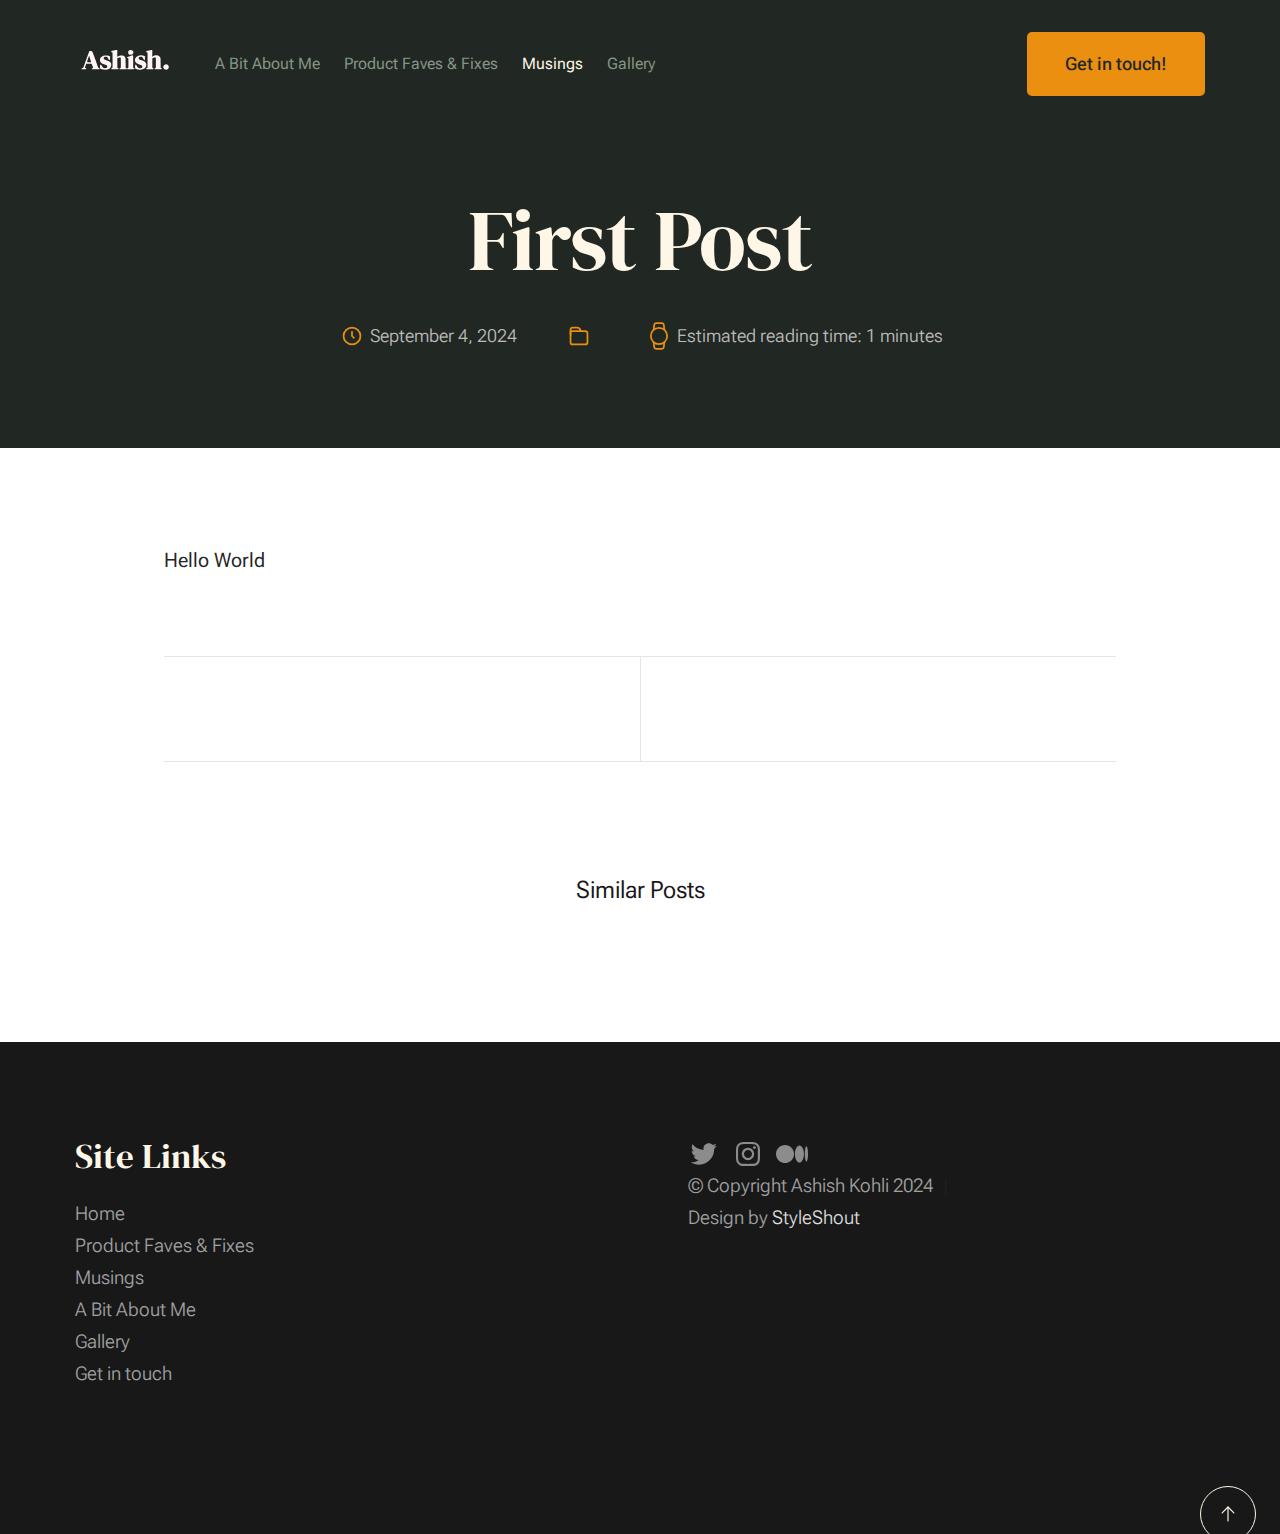
<file: product/first-post/index.html>
<!DOCTYPE html>
<html lang="en" class="no-js" >
<head>

    
    <meta charset="utf-8">
    <meta name="viewport" content="width=device-width, initial-scale=1">
    <title>First Post</title>

    <script>
        document.documentElement.classList.remove('no-js');
        document.documentElement.classList.add('js');
    </script>

    
    <link rel="stylesheet" href="https://kohliashish.github.io/css/vendor.css">
    <link rel="stylesheet" href="https://kohliashish.github.io/css/styles.css">

    
    <link rel="apple-touch-icon" sizes="180x180" href="https://kohliashish.github.io/images/apple-touch-icon.png">
    <link rel="icon" type="image/png" sizes="32x32" href="https://kohliashish.github.io/images/favicon-32x32.png">
    <link rel="icon" type="image/png" sizes="16x16" href="https://kohliashish.github.io/images/favicon-16x16.png">
    <link rel="manifest" href="https://kohliashish.github.io/site.webmanifest">

</head>


<body id="top">


    
    <div id="preloader">
        <div id="loader" class="dots-fade">
            <div></div>
            <div></div>
            <div></div>
        </div>
    </div>


    
    <div id="page" class="s-pagewrap">


        
        <header class="s-header">

            <div class="row s-header__inner width-sixteen-col">

                <div class="s-header__block">
                    <div class="s-header__logo">
                        <a class="logo" href="https://kohliashish.github.io/index.html">
                            <img src="https://kohliashish.github.io/images/logo.svg" alt="Homepage">
                        </a>
                    </div>

                    <a class="s-header__menu-toggle" href="#0"><span>Menu</span></a>
                </div> 

                <nav class="s-header__nav">    
                    <ul class="s-header__menu-links">
                        <li><a href="https://kohliashish.github.io/about.html">A Bit About Me</a></li>
                        <li><a href="https://kohliashish.github.io/services.html">Product Faves & Fixes</a></li>
                        <li class="current"><a href="https://kohliashish.github.io/blog">Musings</a></li>
                        <li><a href="https://kohliashish.github.io/gallery">Gallery</a></li>
                    </ul> 

                    <div class="s-header__contact">
                        <a href="https://kohliashish.github.io/contact.html" class="btn btn--primary s-header__contact-btn">Get in touch!</a>
                        
                    </div>     
                </nav> 

            </div> 

        </header> 


        
        <article id="content" class="s-content entry">

            <div class="s-pageheader entry__header">
                <div class="row">
                    <div class="column xl-12">

                        <h1 class="entry__title">
                            First Post
                        </h1> 

                        <div class="entry__meta">
                            <div class="entry__meta-date">
                                <svg width="24" height="24" fill="none" viewBox="0 0 24 24">
                                    <circle cx="12" cy="12" r="7.25" stroke="currentColor" stroke-width="1.5"></circle>
                                    <path stroke="currentColor" stroke-width="1.5" d="M12 8V12L14 14"></path>
                                </svg>
                                September 4, 2024
                            </div>
                            <div class="entry__meta-cat">
                                <svg width="24" height="24" fill="none" viewBox="0 0 24 24">
                                    <path stroke="currentColor" stroke-linecap="round" stroke-linejoin="round" stroke-width="1.5" d="M19.25 17.25V9.75C19.25 8.64543 18.3546 7.75 17.25 7.75H4.75V17.25C4.75 18.3546 5.64543 19.25 6.75 19.25H17.25C18.3546 19.25 19.25 18.3546 19.25 17.25Z"></path>
                                    <path stroke="currentColor" stroke-linecap="round" stroke-linejoin="round" stroke-width="1.5" d="M13.5 7.5L12.5685 5.7923C12.2181 5.14977 11.5446 4.75 10.8127 4.75H6.75C5.64543 4.75 4.75 5.64543 4.75 6.75V11"></path>
                                </svg>                                      
                                <span class="cat-links">
                                    
                                </span>
                            </div>
                            <div class="entry__meta-cat">
                                <svg width="24" height="24" fill="none" viewBox="0 0 24 24" stroke-width="1.5">
                                    <circle cx="12" cy="12" r="7"></circle>
                                    <polyline points="12 9 12 12 13.5 13.5"></polyline>
                                    <path d="M16.51 17.35l-.35 3.83a2 2 0 0 1-2 1.82H9.83a2 2 0 0 1-2-1.82l-.35-3.83m.01-10.7l.35-3.83A2 2 0 0 1 9.83 1h4.35a2 2 0 0 1 2 1.82l.35 3.83"></path>
                                </svg>
                                Estimated reading time: 1 minutes
                            </div>
                        </div> 

                    </div>
                </div>
            </div>  

            <div class="s-pagecontent entry__content">
                <div class="row entry__primary width-narrower">
                    <div class="column xl-12"> 
                        <p>Hello World</p>

        
                        
                        <div class="post-nav">
                            
                            
                        </div>                                                    
                    </div> 
                </div>     
                
                <div class="row related-posts">
                    <div class="column xl-12">

                        <h4 class="text-center">Similar Posts</h4>

                        <div class="grid-list-items">

                            
                                
                            
                                
                            
                                
                            
                                
                            
                        
                        </div> 
                          
                    </div> 
                </div>  

            </div> 

        </article> 
        

        
        <footer class="s-footer">
            <div class="row s-footer__content">
                <div class="xl-6 tab-12 column s-footer__block s-footer__site-links">
                    <h3>Site Links</h3>
                    <ul class="link-list">
                        <li><a href="https://kohliashish.github.io/index.html">Home</a></li>
                        <li><a href="https://kohliashish.github.io/services.html">Product Faves & Fixes</a></li>
                        <li><a href="https://kohliashish.github.io/blog">Musings</a></li>
                        <li><a href="https://kohliashish.github.io/about.html">A Bit About Me</a></li>
                        <li><a href="https://kohliashish.github.io/gallery">Gallery</a></li>
                        <li><a href="https://kohliashish.github.io/contact.html">Get in touch</a></li>
                    </ul>
                </div>

                <div class="xl-6 tab-12 column ">
                    <div class="column mob-12 md-6">
                        <ul class="s-footer__social social-list">
                            <li>
                                <a href="https://x.com/kohli611">
                                    <svg xmlns="http://www.w3.org/2000/svg" width="24" height="24" viewBox="0 0 24 24" style="fill:rgba(0, 0, 0, 1);transform:;-ms-filter:"><path d="M19.633,7.997c0.013,0.175,0.013,0.349,0.013,0.523c0,5.325-4.053,11.461-11.46,11.461c-2.282,0-4.402-0.661-6.186-1.809 c0.324,0.037,0.636,0.05,0.973,0.05c1.883,0,3.616-0.636,5.001-1.721c-1.771-0.037-3.255-1.197-3.767-2.793 c0.249,0.037,0.499,0.062,0.761,0.062c0.361,0,0.724-0.05,1.061-0.137c-1.847-0.374-3.23-1.995-3.23-3.953v-0.05 c0.537,0.299,1.16,0.486,1.82,0.511C3.534,9.419,2.823,8.184,2.823,6.787c0-0.748,0.199-1.434,0.548-2.032 c1.983,2.443,4.964,4.04,8.306,4.215c-0.062-0.3-0.1-0.611-0.1-0.923c0-2.22,1.796-4.028,4.028-4.028 c1.16,0,2.207,0.486,2.943,1.272c0.91-0.175,1.782-0.512,2.556-0.973c-0.299,0.935-0.936,1.721-1.771,2.22 c0.811-0.088,1.597-0.312,2.319-0.624C21.104,6.712,20.419,7.423,19.633,7.997z"></path></svg>
                                    <span class="u-screen-reader-text">Twitter</span>
                                </a>
                            </li>
                            <li>
                                <a href="https://instagram.com/kohliashish_ak">
                                    <svg xmlns="http://www.w3.org/2000/svg" width="24" height="24" viewBox="0 0 24 24" style="fill:rgba(0, 0, 0, 1);transform:;-ms-filter:"><path d="M11.999,7.377c-2.554,0-4.623,2.07-4.623,4.623c0,2.554,2.069,4.624,4.623,4.624c2.552,0,4.623-2.07,4.623-4.624 C16.622,9.447,14.551,7.377,11.999,7.377L11.999,7.377z M11.999,15.004c-1.659,0-3.004-1.345-3.004-3.003 c0-1.659,1.345-3.003,3.004-3.003s3.002,1.344,3.002,3.003C15.001,13.659,13.658,15.004,11.999,15.004L11.999,15.004z"></path><circle cx="16.806" cy="7.207" r="1.078"></circle><path d="M20.533,6.111c-0.469-1.209-1.424-2.165-2.633-2.632c-0.699-0.263-1.438-0.404-2.186-0.42 c-0.963-0.042-1.268-0.054-3.71-0.054s-2.755,0-3.71,0.054C7.548,3.074,6.809,3.215,6.11,3.479C4.9,3.946,3.945,4.902,3.477,6.111 c-0.263,0.7-0.404,1.438-0.419,2.186c-0.043,0.962-0.056,1.267-0.056,3.71c0,2.442,0,2.753,0.056,3.71 c0.015,0.748,0.156,1.486,0.419,2.187c0.469,1.208,1.424,2.164,2.634,2.632c0.696,0.272,1.435,0.426,2.185,0.45 c0.963,0.042,1.268,0.055,3.71,0.055s2.755,0,3.71-0.055c0.747-0.015,1.486-0.157,2.186-0.419c1.209-0.469,2.164-1.424,2.633-2.633 c0.263-0.7,0.404-1.438,0.419-2.186c0.043-0.962,0.056-1.267,0.056-3.71s0-2.753-0.056-3.71C20.941,7.57,20.801,6.819,20.533,6.111z M19.315,15.643c-0.007,0.576-0.111,1.147-0.311,1.688c-0.305,0.787-0.926,1.409-1.712,1.711c-0.535,0.199-1.099,0.303-1.67,0.311 c-0.95,0.044-1.218,0.055-3.654,0.055c-2.438,0-2.687,0-3.655-0.055c-0.569-0.007-1.135-0.112-1.669-0.311 c-0.789-0.301-1.414-0.923-1.719-1.711c-0.196-0.534-0.302-1.099-0.311-1.669c-0.043-0.95-0.053-1.218-0.053-3.654 c0-2.437,0-2.686,0.053-3.655c0.007-0.576,0.111-1.146,0.311-1.687c0.305-0.789,0.93-1.41,1.719-1.712 c0.534-0.198,1.1-0.303,1.669-0.311c0.951-0.043,1.218-0.055,3.655-0.055c2.437,0,2.687,0,3.654,0.055 c0.571,0.007,1.135,0.112,1.67,0.311c0.786,0.303,1.407,0.925,1.712,1.712c0.196,0.534,0.302,1.099,0.311,1.669 c0.043,0.951,0.054,1.218,0.054,3.655c0,2.436,0,2.698-0.043,3.654H19.315z"></path></svg>
                                    <span class="u-screen-reader-text">Instagram</span>
                                </a>
                            </li>
                            <li>
                                <a href="https://medium.com/@ashish.kohli611">
                                    <svg xmlns="http://www.w3.org/2000/svg" viewBox="0 0 1043.63 592.71" width="24" height="24" style="fill:rgba(255, 255, 255, 1);transform:;-ms-filter:">
                                        <g data-name="Layer 2">
                                        <g data-name="Layer 1">
                                            <path d="M588.67 296.36c0 163.67-131.78 296.35-294.33 296.35S0 460 0 296.36 131.78 0 294.34 0s294.33 132.69 294.33 296.36M911.56 296.36c0 154.06-65.89 279-147.17 279s-147.17-124.94-147.17-279 65.88-279 147.16-279 147.17 124.9 147.17 279M1043.63 296.36c0 138-23.17 249.94-51.76 249.94s-51.75-111.91-51.75-249.94 23.17-249.94 51.75-249.94 51.76 111.9 51.76 249.94"></path>
                                        </g>
                                        </g>
                                    </svg>
                                    <span class="u-screen-reader-text">Medium</span>
                                </a>
                            </li>
                        </ul> 
                    </div>
                    <div class="column mob-12 md-6">
                        <p class="ss-copyright">
                            <span>© Copyright Ashish Kohli 2024</span> 
                            <span>Design by <a href="https://www.styleshout.com/">StyleShout</a></span>
                        </p>
                    </div>

                    <div class="ss-go-top">
                        <a class="smoothscroll" title="Back to Top" href="#top">
                            <svg xmlns="http://www.w3.org/2000/svg" viewBox="0 0 24 24" width="36" height="36" fill="none" stroke="#ffffff" stroke-width="1" stroke-linecap="round" stroke-linejoin="round">&lt;!--!  Atomicons Free 1.00 by @atisalab License - https://atomicons.com/license/ (Icons: CC BY 4.0) Copyright 2021 Atomicons --&gt;<polyline points="17 11 12 6 7 11"></polyline><line x1="12" y1="18" x2="12" y2="6"></line></svg>
                        </a>
                    </div> 
                </div>
            </div>
            
        </footer> 

    </div> 

    
    <script src="https://kohliashish.github.io/js/plugins.js"></script>
    <script src="https://kohliashish.github.io/js/main.js"></script>

</body>
</html>
</file>
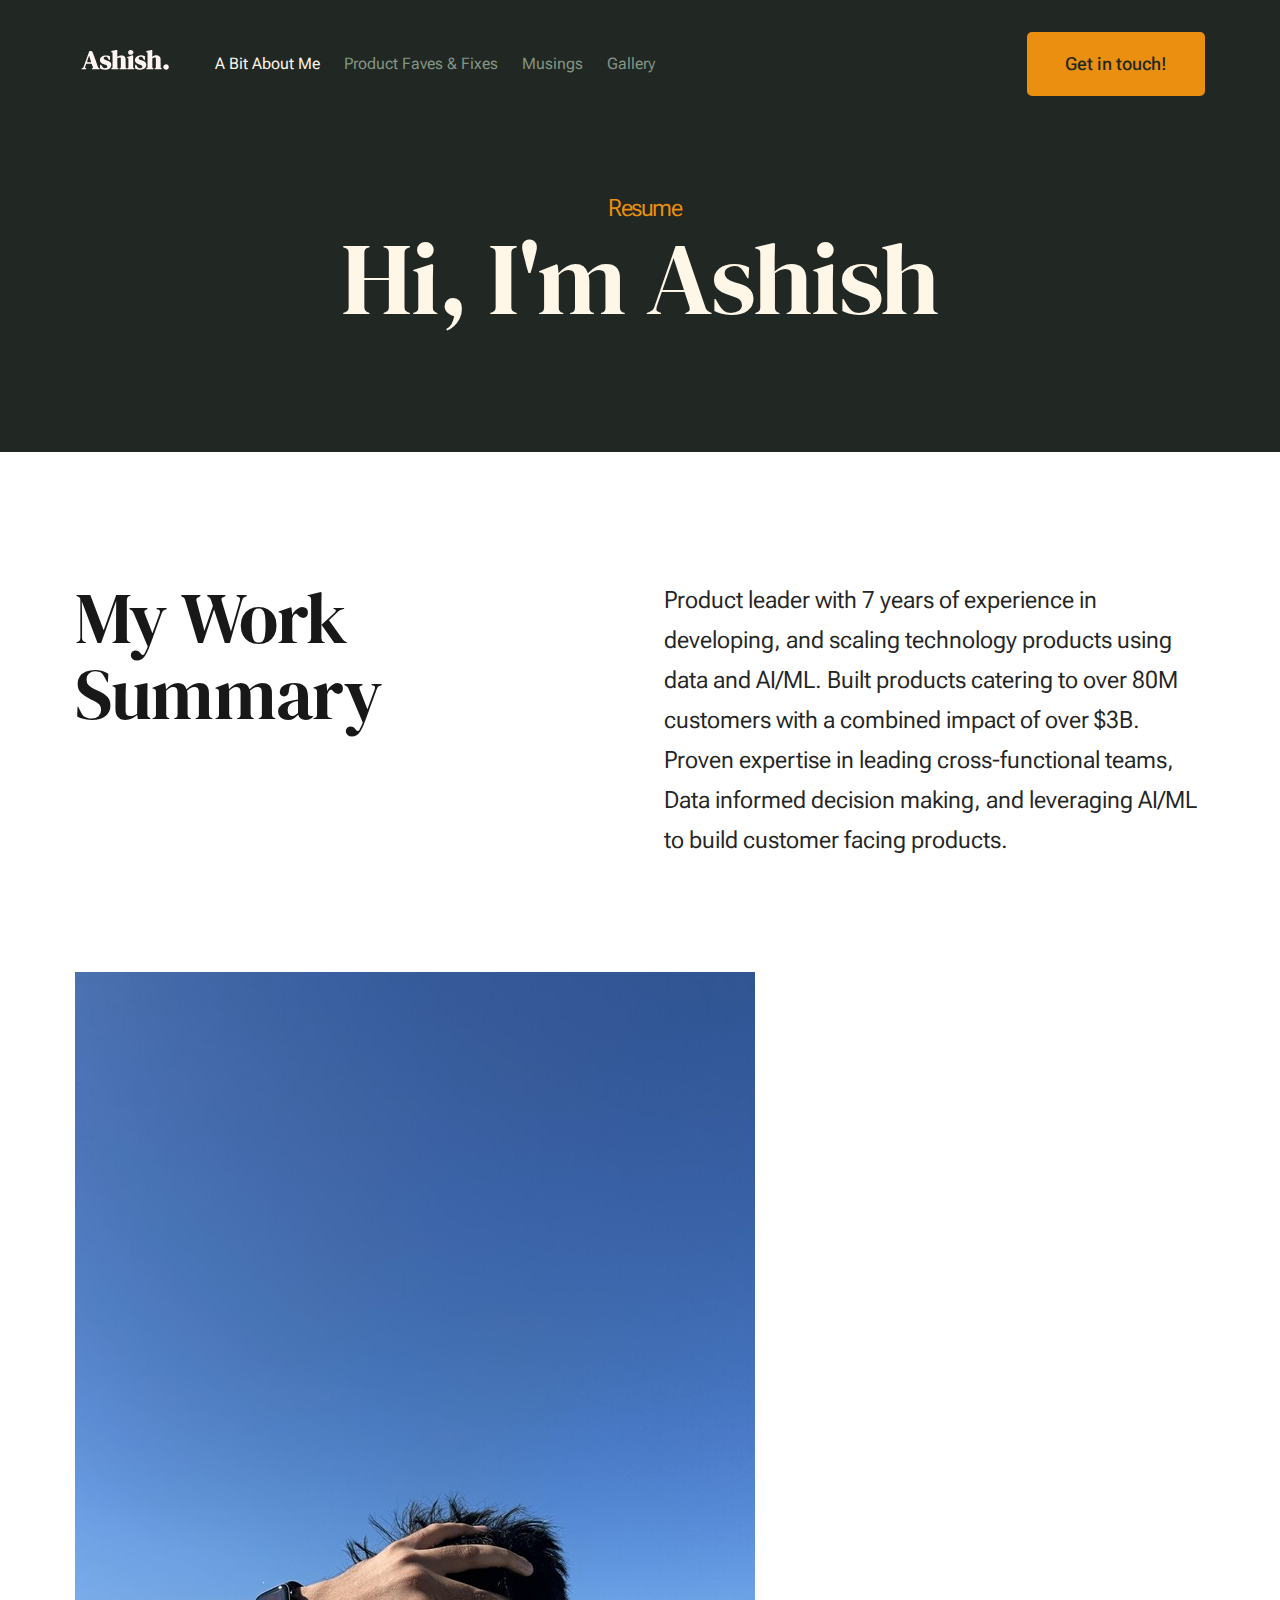
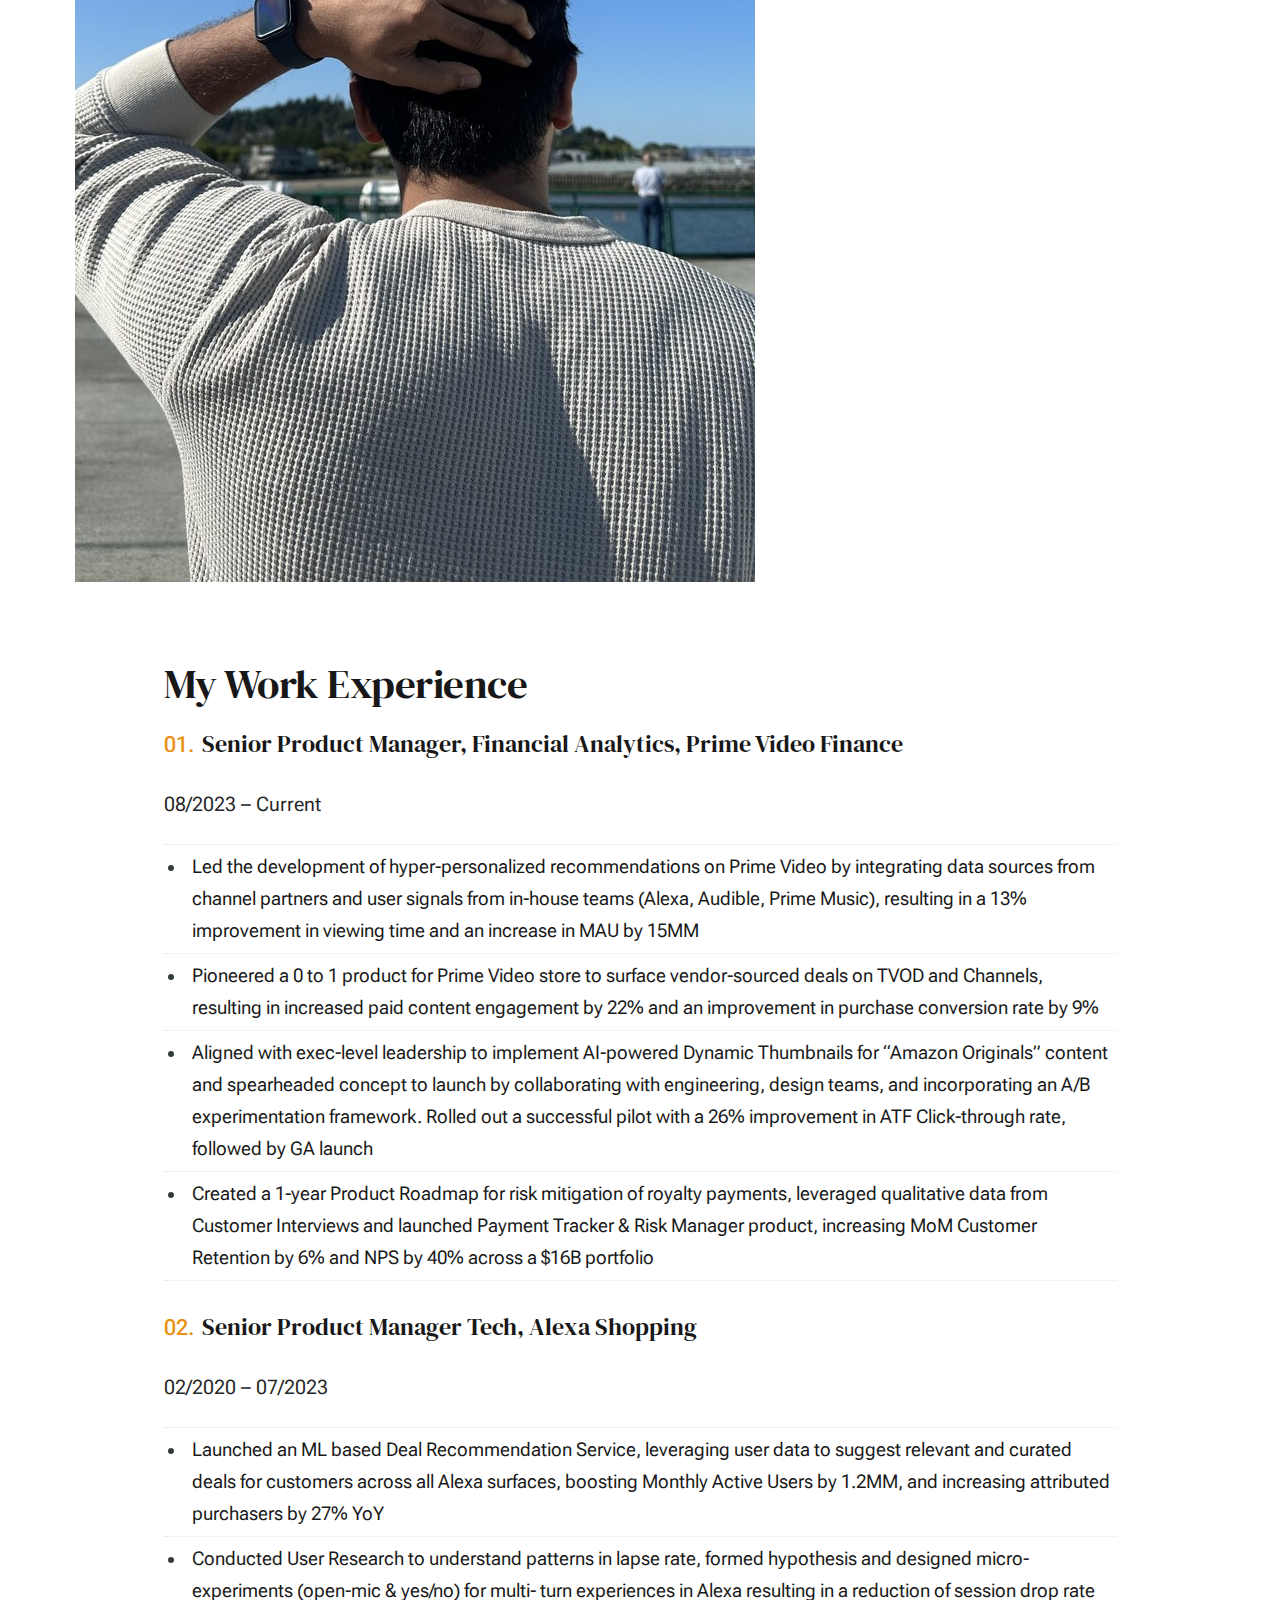
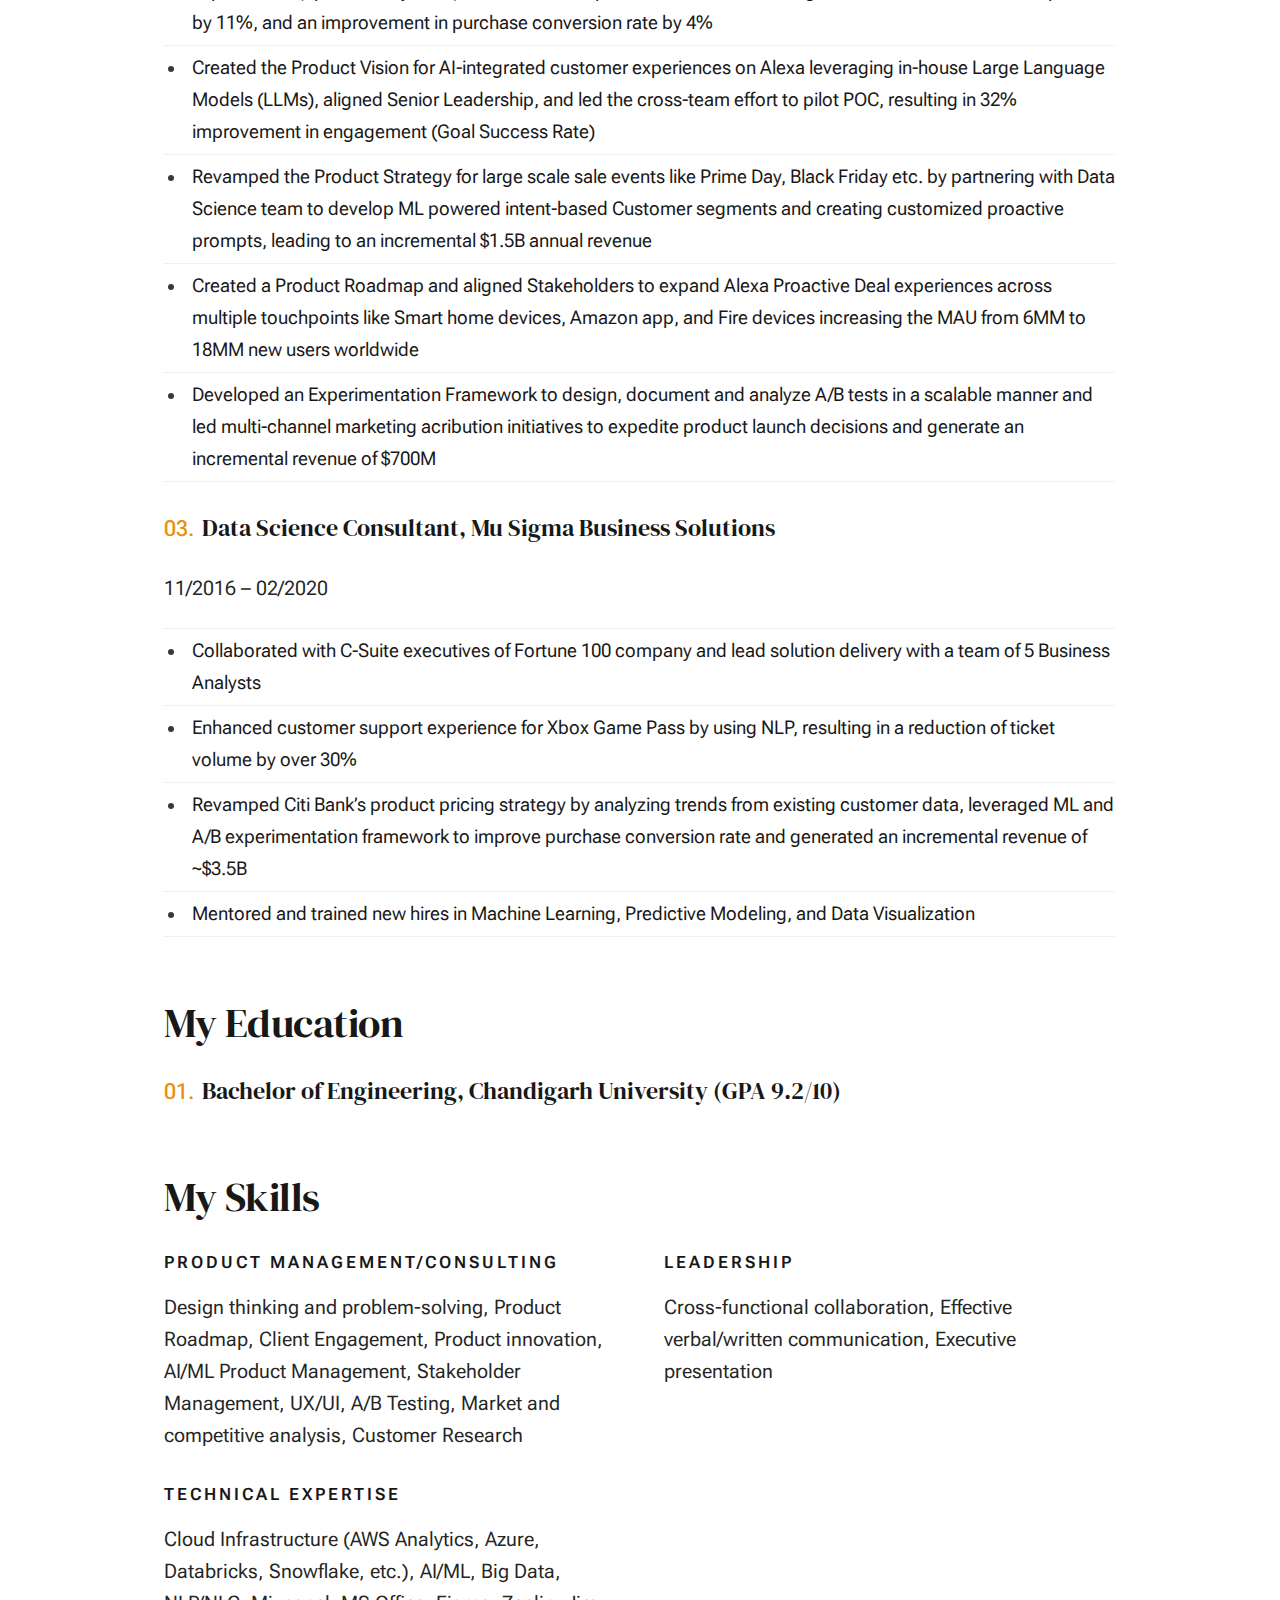
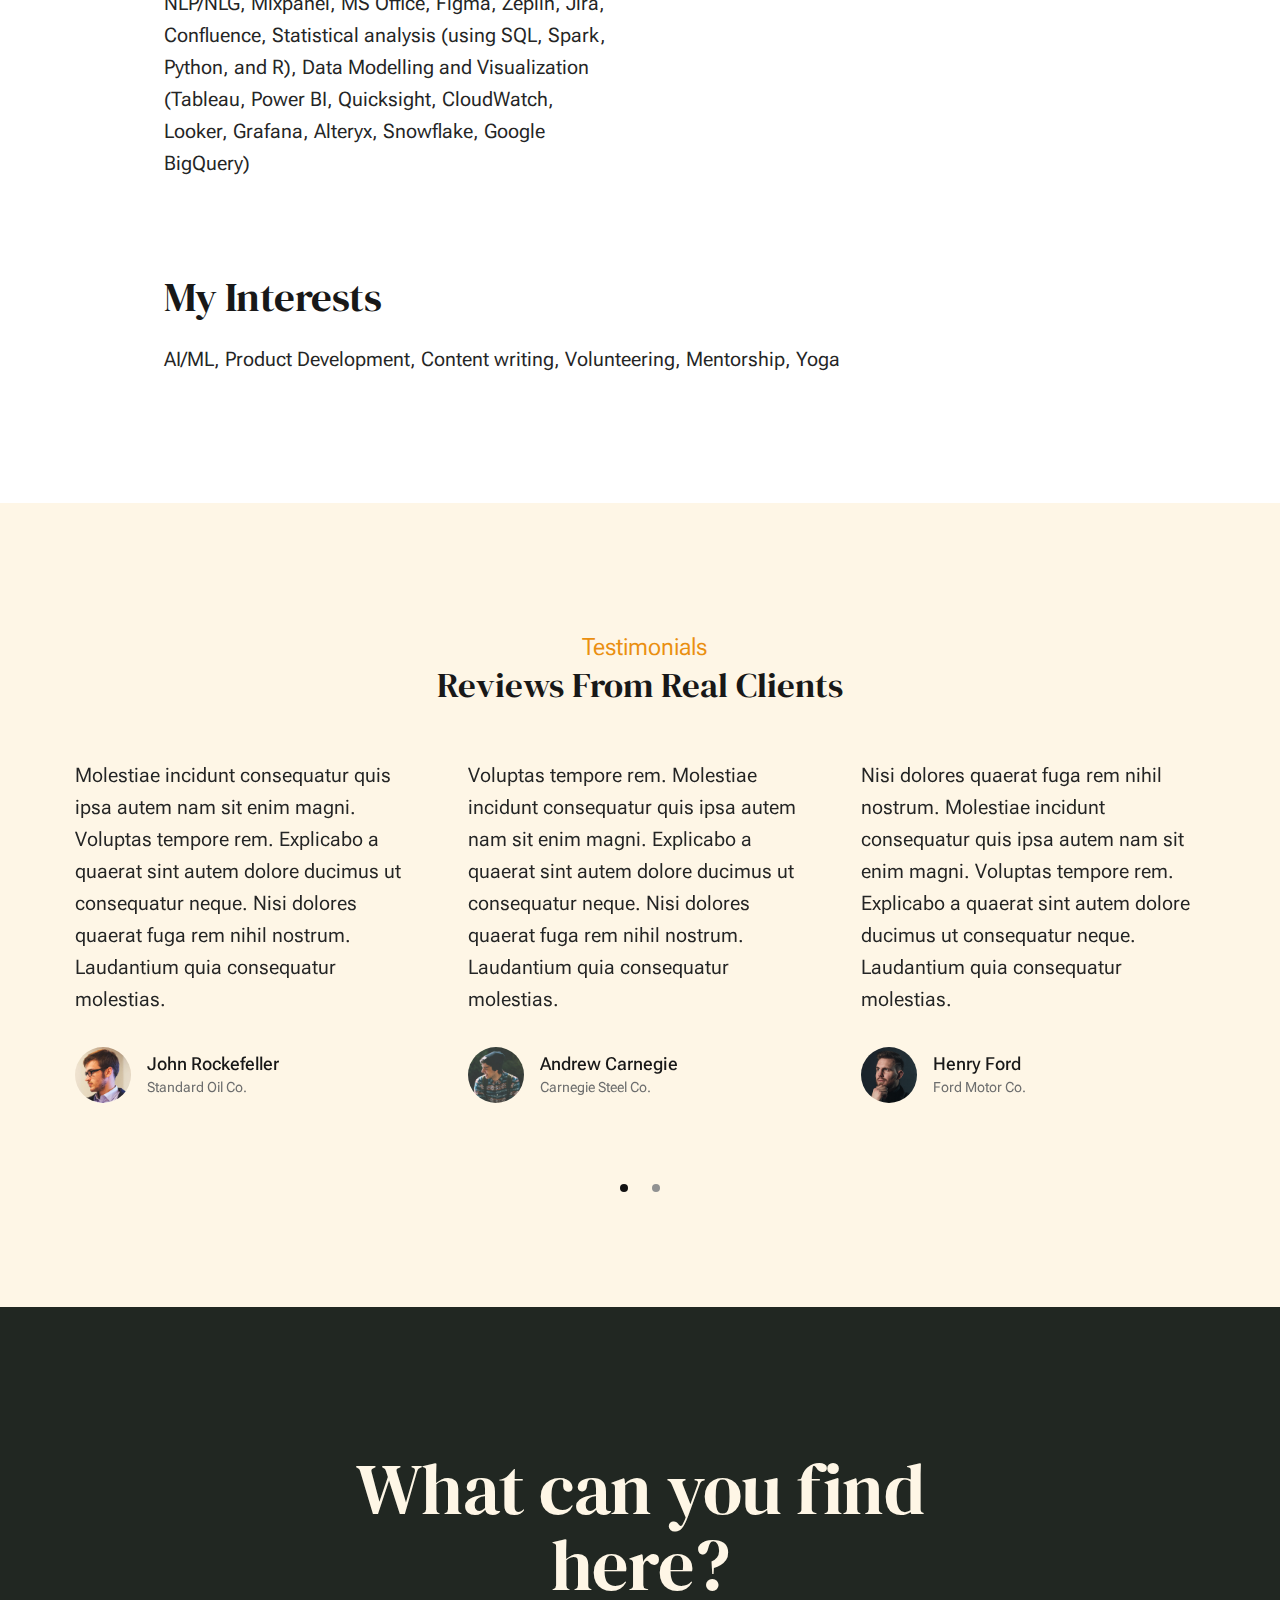
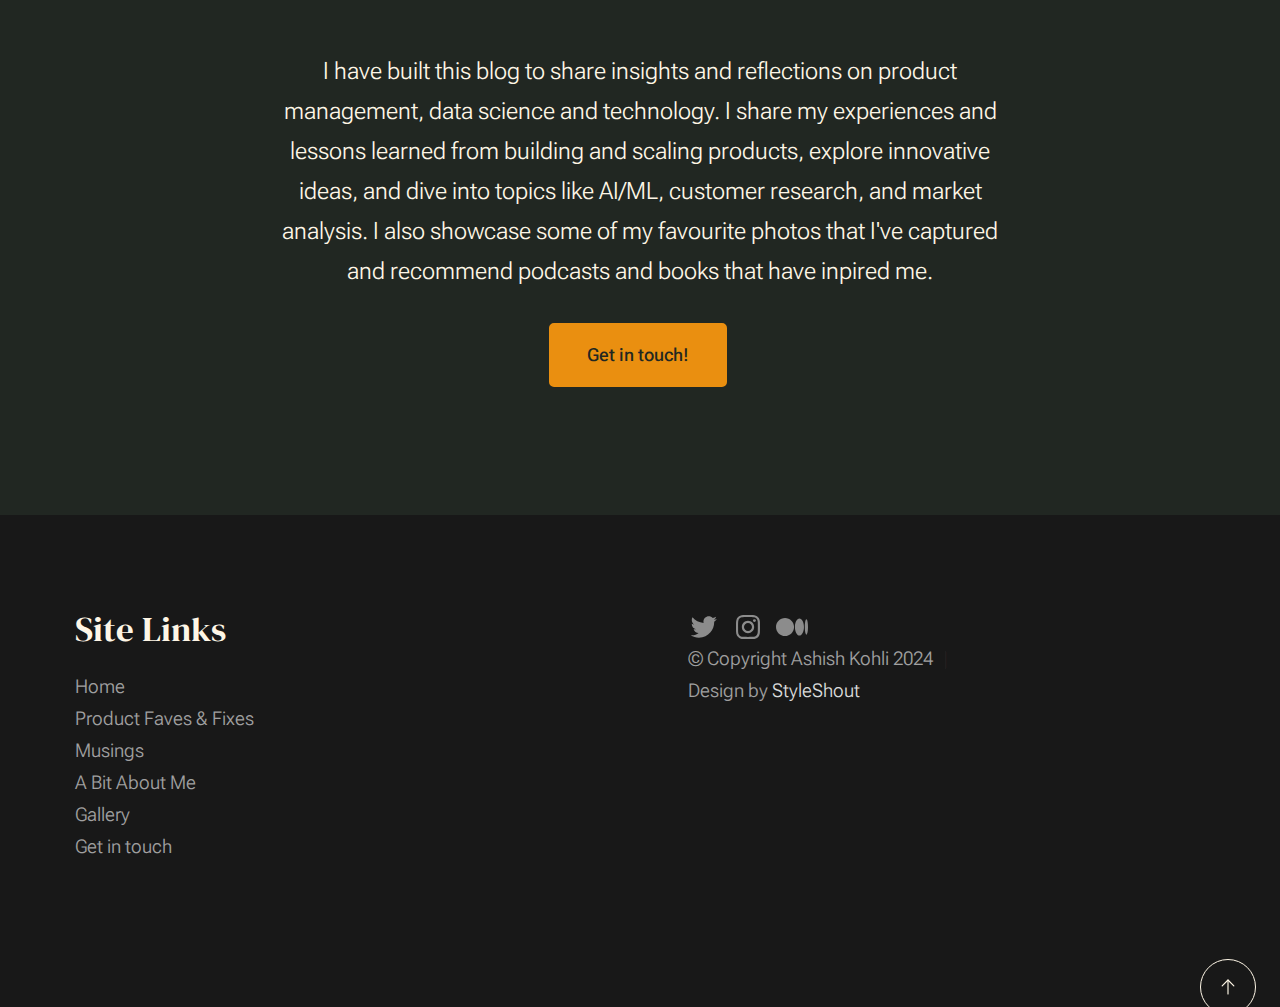
<file: about.html>
<!DOCTYPE html>
<html lang="en" class="no-js" >
<head>

    <!--- basic page needs
    ================================================== -->
    <meta charset="utf-8">
    <meta name="viewport" content="width=device-width, initial-scale=1">
    <title>About - Ashish</title>

    <script>
        document.documentElement.classList.remove('no-js');
        document.documentElement.classList.add('js');
    </script>

    <!-- CSS
    ================================================== -->
    <link rel="stylesheet" href="css/vendor.css">
    <link rel="stylesheet" href="css/styles.css">

    <!-- favicons
    ================================================== -->
    <link rel="apple-touch-icon" sizes="180x180" href="apple-touch-icon.png">
    <link rel="icon" type="image/png" sizes="32x32" href="favicon-32x32.png">
    <link rel="icon" type="image/png" sizes="16x16" href="favicon-16x16.png">
    <link rel="manifest" href="site.webmanifest">

</head>


<body id="top">


    <!-- preloader
    ================================================== -->
    <div id="preloader">
        <div id="loader" class="dots-fade">
            <div></div>
            <div></div>
            <div></div>
        </div>
    </div>


    <!-- page wrap
    ================================================== -->
    <div id="page" class="s-pagewrap">


        <!-- # site header 
        ================================================== -->
        <header class="s-header">

            <div class="row s-header__inner width-sixteen-col">

                <div class="s-header__block">
                    <div class="s-header__logo">
                        <a class="logo" href="index.html">
                            <img src="images/logo.svg" alt="Homepage">
                        </a>
                    </div>

                    <a class="s-header__menu-toggle" href="#0"><span>Menu</span></a>
                </div> <!-- end s-header__block -->

                <nav class="s-header__nav">    
                    <ul class="s-header__menu-links">
                        <li class="current"><a href="about.html">A Bit About Me</a></li>
                        <li><a href="product">Product Faves & Fixes</a></li>
                        <li><a href="blog">Musings</a></li>
                        <li><a href="gallery">Gallery</a></li>
                    </ul> <!-- s-header__menu-links -->

                    <div class="s-header__contact">
                        <a href="contact.html" class="btn btn--primary s-header__contact-btn">Get in touch!</a>
                        
                    </div> <!-- s-header__contact -->    
                </nav> <!-- end s-header__nav -->

            </div> <!-- end s-header__inner -->

        </header> <!-- end s-header -->


        <!-- # site main content
        ================================================== -->
        <section id="content" class="s-content">

               <section class="s-pageheader pageheader">
                    <div class="row">
                        <div class="column xl-12">
                            <h1 class="page-title">
                                <span class="page-title__small-type text-pretitle">Resume</span>
                                Hi, I'm Ashish
                            </h1>
                            
                        </div>
                    </div>
               </section> <!-- end pageheader --> 

               <section class="s-pagecontent pagecontent">

                    <div class="row pageintro">
                        <div class="column xl-6 lg-12">
                            <h2 class="text-display-title">My Work Summary</h2>
                        </div>
                        <div class="column xl-6 lg-12 u-flexitem-x-right">
                            <p class="lead">
                                Product leader with 7 years of experience in developing, and scaling technology products using data and AI/ML. 
                                Built products catering to over 80M customers with a combined impact of over $3B. Proven expertise in leading 
                                cross-functional teams, Data informed decision making, and leveraging AI/ML to build customer facing products. 
                            </p>
                        </div>                       
                    </div> <!-- end pageintro -->   
                    
                    <div class="row pagemedia">
                        <d class="column xl-12">
                            <figure class="page-media">                                
                                <img src="images/thumbs/about/about-2400.jpg" 
                                     sizes="2400px" alt="">
                            </figure>
                        </d>
                    </div> <!-- end pagemedia -->

                    <div class="row width-narrower pagemain">
                        <div class="column xl-12"> 
                            <h2>My Work Experience</h2>
                            <div class="grid-block-items list-items show-ctr">
                                <div class="grid-block-items__item list-items__item">
                                    <div class="list-items__item-header">
                                        <h5 class="list-items__item-title">Senior Product Manager, Financial Analytics, Prime Video Finance</h5>
                                    </div>
                                    <div class="list-items__item-text">
                                        <p>
                                        08/2023 – Current
                                        </p>

                                        <ul class="list-services">
                                            <li>Led the development of hyper-personalized recommendations on Prime Video by integrating data sources from channel partners and user signals from in-house teams (Alexa, Audible, Prime Music), resulting in a 13% improvement in viewing time and an increase in MAU by 15MM</li>
                                            <li>Pioneered a 0 to 1 product for Prime Video store to surface vendor-sourced deals on TVOD and Channels, resulting in increased paid content engagement by 22% and an improvement in purchase conversion rate by 9%</li>
                                            <li>Aligned with exec-level leadership to implement AI-powered Dynamic Thumbnails for “Amazon Originals” content and spearheaded concept to launch by collaborating with engineering, design teams, and incorporating an A/B experimentation framework. Rolled out a successful pilot with a 26% improvement in ATF Click-through rate, followed by GA launch</li>
                                            <li>Created a 1-year Product Roadmap for risk mitigation of royalty payments, leveraged qualitative data from Customer Interviews and launched
                                                Payment Tracker & Risk Manager product, increasing MoM Customer Retention by 6% and NPS by 40% across a $16B portfolio</li>
                                        </ul>
                                    </div>
                                </div>
                                <div class="grid-block-items__item list-items__item">
                                    <div class="list-items__item-header">
                                        <h5 class="list-items__item-title">Senior Product Manager Tech, Alexa Shopping</h5>
                                    </div>
                                    <div class="list-items__item-text">
                                        <p>
                                        02/2020 – 07/2023
                                        </p>

                                        <ul class="list-services">
                                            <li>Launched an ML based Deal Recommendation Service, leveraging user data to suggest relevant and curated deals for 
                                                customers across all Alexa surfaces, boosting Monthly Active Users by 1.2MM, and increasing attributed purchasers by 27% YoY</li>
                                            <li>Conducted User Research to understand patterns in lapse rate, formed hypothesis and designed micro-experiments (open-mic & yes/no) 
                                                for multi- turn experiences in Alexa resulting in a reduction of session drop rate by 11%, and an improvement in purchase conversion rate by 4%</li>
                                            <li>Created the Product Vision for AI-integrated customer experiences on Alexa leveraging in-house Large Language Models (LLMs), 
                                                aligned Senior Leadership, and led the cross-team effort to pilot POC, resulting in 32% improvement in engagement (Goal Success Rate)</li>
                                            <li>Revamped the Product Strategy for large scale sale events like Prime Day, Black Friday etc. by partnering with Data Science team to 
                                                develop ML powered intent-based Customer segments and creating customized proactive prompts, leading to an incremental $1.5B annual revenue</li>
                                            <li>Created a Product Roadmap and aligned Stakeholders to expand Alexa Proactive Deal experiences across multiple touchpoints like Smart home devices, 
                                                Amazon app, and Fire devices increasing the MAU from 6MM to 18MM new users worldwide</li>
                                            <li>Developed an Experimentation Framework to design, document and analyze A/B tests in a scalable manner and led multi-channel marketing acribution 
                                                initiatives to expedite product launch decisions and generate an incremental revenue of $700M</li>
                                        </ul>
                                    </div>
                                </div>
                                <div class="grid-block-items__item list-items__item">
                                    <div class="list-items__item-header">
                                        <h5 class="list-items__item-title">Data Science Consultant, Mu Sigma Business Solutions</h5>
                                    </div>
                                    <div class="list-items__item-text">
                                        <p>
                                        11/2016 – 02/2020
                                        </p>

                                        <ul class="list-services">
                                            <li>Collaborated with C-Suite executives of Fortune 100 company and lead solution delivery with a team of 5 Business Analysts</li>
                                            <li>Enhanced customer support experience for Xbox Game Pass by using NLP, resulting in a reduction of ticket volume by over 30%</li>
                                            <li>Revamped Citi Bank’s product pricing strategy by analyzing trends from existing customer data, leveraged ML and A/B experimentation 
                                                framework to improve purchase conversion rate and generated an incremental revenue of ~$3.5B</li>
                                            <li>Mentored and trained new hires in Machine Learning, Predictive Modeling, and Data Visualization</li>
                                        </ul>
                                    </div>
                                </div>
                            </div>
                            <h2 class="u-add-bottom">My Education</h2>
                            <div class="grid-block-items list-items show-ctr">
                                <div class="grid-block-items__item list-items__item">
                                    <div class="list-items__item-header">
                                        <h5 class="list-items__item-title">Bachelor of Engineering, Chandigarh University (GPA 9.2/10)</h5>
                                    </div>
                                </div>
                            </div>
                            <h2 class="u-add-bottom">My Skills</h2>
                            <div class="grid-list-items list-items">
                                <div class="grid-list-items__item list-items__item u-remove-bottom">
                                    <div class="list-items__item-header">
                                        <h6 class="list-items__item-small-title">Product Management/Consulting</h6>
                                    </div>
                                    <p>
                                        Design thinking and problem-solving, Product Roadmap, Client Engagement, Product innovation, AI/ML Product Management, Stakeholder Management, UX/UI, A/B Testing, Market and competitive analysis, Customer Research
                                    </p>
                                </div>
                                <div class="grid-list-items__item list-items__item u-remove-bottom">
                                    <div class="list-items__item-header">
                                        <h6 class="list-items__item-small-title">Leadership</h6>
                                    </div>
                                    <p> 
                                        Cross-functional collaboration, Effective verbal/written communication, Executive presentation
                                    </p>
                                </div>
                                <div class="grid-list-items__item list-items__item u-remove-bottom">
                                    <div class="list-items__item-header">
                                        <h6 class="list-items__item-small-title">Technical Expertise</h6>
                                    </div>
                                    <p>
                                        Cloud Infrastructure (AWS Analytics, Azure, Databricks, Snowflake, etc.), AI/ML, Big Data, NLP/NLG, Mixpanel, MS Office, Figma, Zeplin, Jira, Confluence, Statistical analysis (using SQL, Spark, Python, and R), Data Modelling and Visualization (Tableau, Power BI, Quicksight, CloudWatch, Looker, Grafana, Alteryx, Snowflake, Google BigQuery)
                                    </p>
                                </div>
                            </div> <!--grid-list-items -->

                            <h2>My Interests</h2>
                            <p>
                                AI/ML, Product Development, Content writing, Volunteering, Mentorship, Yoga
                            </p>
                        </div> <!-- end grid-block-->
                    </div> <!-- end pagemain -->

               </section> <!-- pagecontent -->

               <section class="s-testimonials">

                    <div class="s-testimonials__header row row-x-center text-center">
                        <div class="column xl-8 lg-12">
        
                            <p class="text-pretitle">
                            Testimonials
                            </p>
                            <h3>
                            Reviews From Real Clients
                            </h3>                        
        
                        </div>
                    </div> <!--end s-testimonials__header -->

                    <div class="row s-testimonials__content">
                        <div class="column xl-12 testimonials">

                            <div class="swiper-container testimonials__slider page-slider">

                                <div class="swiper-wrapper">
                                    <div class="testimonials__slide swiper-slide">
                                        <p>
                                        Molestiae incidunt consequatur quis ipsa autem nam sit enim magni. Voluptas tempore rem. 
                                        Explicabo a quaerat sint autem dolore ducimus ut consequatur neque. Nisi dolores quaerat fuga rem nihil nostrum.
                                        Laudantium quia consequatur molestias.
                                        </p>
                                        <div class="testimonials__author">
                                            <img src="images/avatars/user-01.jpg" alt="Author image" class="testimonials__avatar">
                                            <cite class="testimonials__cite">
                                                <strong>John Rockefeller</strong>
                                                <span>Standard Oil Co.</span>
                                            </cite>
                                        </div>
                                    </div>
                                    <div class="testimonials__slide swiper-slide">
                                        <p>
                                        Voluptas tempore rem. Molestiae incidunt consequatur quis ipsa autem nam sit enim magni. 
                                        Explicabo a quaerat sint autem dolore ducimus ut consequatur neque. Nisi dolores quaerat fuga rem nihil nostrum.
                                        Laudantium quia consequatur molestias.
                                        </p>
                                        <div class="testimonials__author">
                                            <img src="images/avatars/user-04.jpg" alt="Author image" class="testimonials__avatar">
                                            <cite class="testimonials__cite">
                                                <strong>Andrew Carnegie</strong>
                                                <span>Carnegie Steel Co.</span>
                                            </cite>
                                        </div>
                                    </div>
                                    <div class="testimonials__slide swiper-slide">
                                        <p>
                                        Nisi dolores quaerat fuga rem nihil nostrum. Molestiae incidunt consequatur quis ipsa autem nam sit enim magni. 
                                        Voluptas tempore rem. Explicabo a quaerat sint autem dolore ducimus ut consequatur neque. 
                                        Laudantium quia consequatur molestias.
                                        </p>
                                        <div class="testimonials__author">
                                            <img src="images/avatars/user-06.jpg" alt="Author image" class="testimonials__avatar">
                                            <cite class="testimonials__cite">
                                                <strong>Henry Ford</strong>
                                                <span>Ford Motor Co.</span>
                                            </cite>
                                        </div>
                                    </div>
                                    <div class="testimonials__slide swiper-slide">
                                        <p>
                                        Molestiae incidunt consequatur quis ipsa autem nam sit enim magni. Voluptas tempore rem. 
                                        Explicabo a quaerat sint autem dolore ducimus ut consequatur neque. Nisi dolores quaerat fuga rem nihil nostrum.
                                        Laudantium quia consequatur molestias.
                                        </p>
                                        <div class="testimonials__author">
                                            <img src="images/avatars/user-02.jpg" alt="Author image" class="testimonials__avatar">
                                            <cite class="testimonials__cite">
                                                <strong>John Morgan</strong>
                                                <span>JP Morgan & Co.</span>
                                            </cite>
                                        </div>
                                    </div> 
                                </div> <!-- end swiper-wrapper --> 

                                <div class="swiper-pagination"></div>

                            </div> <!--end testimonials__slider --> 

                        </div> <!-- testimonials -->
                    </div> <!--end s-testimonials__content -->

               </section> <!-- end s-testimonials -->

        </section> <!-- s-content-->

        <!-- # cta
        ================================================== -->
        <section id="cta" class="s-cta">

            <div class="row row-x-center text-center">
                <div class="column xl-8 lg-12">

                    <div class="s-cta__content">
                        <h2 class="text-display-title">
                        What can you find here?
                        </h2>
                        <p class="lead">
                        I have built this blog to share insights and reflections on product management, data science and technology. I share my experiences and lessons learned from building and scaling products, explore innovative ideas, and dive into topics like AI/ML, customer research, and market analysis. I also showcase some of my favourite photos that I've captured and recommend podcasts and books that have inpired me.
                        </p>
                        <a href="contact.html" class="btn btn--primary">Get in touch!</a>
                    </div>

                </div>
            </div>

        </section> <!-- end s-cta -->


        <!-- # footer 
        ================================================== -->
        <footer class="s-footer">
            <div class="row s-footer__content">
                <div class="xl-6 tab-12 column s-footer__block s-footer__site-links">
                    <h3>Site Links</h3>
                    <ul class="link-list">
                        <li><a href="index.html">Home</a></li>
                        <li><a href="services.html">Product Faves & Fixes</a></li>
                        <li><a href="blog">Musings</a></li>
                        <li><a href="about.html">A Bit About Me</a></li>
                        <li><a href="gallery">Gallery</a></li>
                        <li><a href="contact.html">Get in touch</a></li>
                    </ul>
                </div>

                <div class="xl-6 tab-12 column ">
                    <div class="column mob-12 md-6">
                        <ul class="s-footer__social social-list">
                            <li>
                                <a href="https://x.com/kohli611">
                                    <svg xmlns="http://www.w3.org/2000/svg" width="24" height="24" viewBox="0 0 24 24" style="fill:rgba(0, 0, 0, 1);transform:;-ms-filter:"><path d="M19.633,7.997c0.013,0.175,0.013,0.349,0.013,0.523c0,5.325-4.053,11.461-11.46,11.461c-2.282,0-4.402-0.661-6.186-1.809 c0.324,0.037,0.636,0.05,0.973,0.05c1.883,0,3.616-0.636,5.001-1.721c-1.771-0.037-3.255-1.197-3.767-2.793 c0.249,0.037,0.499,0.062,0.761,0.062c0.361,0,0.724-0.05,1.061-0.137c-1.847-0.374-3.23-1.995-3.23-3.953v-0.05 c0.537,0.299,1.16,0.486,1.82,0.511C3.534,9.419,2.823,8.184,2.823,6.787c0-0.748,0.199-1.434,0.548-2.032 c1.983,2.443,4.964,4.04,8.306,4.215c-0.062-0.3-0.1-0.611-0.1-0.923c0-2.22,1.796-4.028,4.028-4.028 c1.16,0,2.207,0.486,2.943,1.272c0.91-0.175,1.782-0.512,2.556-0.973c-0.299,0.935-0.936,1.721-1.771,2.22 c0.811-0.088,1.597-0.312,2.319-0.624C21.104,6.712,20.419,7.423,19.633,7.997z"></path></svg>
                                    <span class="u-screen-reader-text">Twitter</span>
                                </a>
                            </li>
                            <li>
                                <a href="https://instagram.com/kohliashish_ak">
                                    <svg xmlns="http://www.w3.org/2000/svg" width="24" height="24" viewBox="0 0 24 24" style="fill:rgba(0, 0, 0, 1);transform:;-ms-filter:"><path d="M11.999,7.377c-2.554,0-4.623,2.07-4.623,4.623c0,2.554,2.069,4.624,4.623,4.624c2.552,0,4.623-2.07,4.623-4.624 C16.622,9.447,14.551,7.377,11.999,7.377L11.999,7.377z M11.999,15.004c-1.659,0-3.004-1.345-3.004-3.003 c0-1.659,1.345-3.003,3.004-3.003s3.002,1.344,3.002,3.003C15.001,13.659,13.658,15.004,11.999,15.004L11.999,15.004z"></path><circle cx="16.806" cy="7.207" r="1.078"></circle><path d="M20.533,6.111c-0.469-1.209-1.424-2.165-2.633-2.632c-0.699-0.263-1.438-0.404-2.186-0.42 c-0.963-0.042-1.268-0.054-3.71-0.054s-2.755,0-3.71,0.054C7.548,3.074,6.809,3.215,6.11,3.479C4.9,3.946,3.945,4.902,3.477,6.111 c-0.263,0.7-0.404,1.438-0.419,2.186c-0.043,0.962-0.056,1.267-0.056,3.71c0,2.442,0,2.753,0.056,3.71 c0.015,0.748,0.156,1.486,0.419,2.187c0.469,1.208,1.424,2.164,2.634,2.632c0.696,0.272,1.435,0.426,2.185,0.45 c0.963,0.042,1.268,0.055,3.71,0.055s2.755,0,3.71-0.055c0.747-0.015,1.486-0.157,2.186-0.419c1.209-0.469,2.164-1.424,2.633-2.633 c0.263-0.7,0.404-1.438,0.419-2.186c0.043-0.962,0.056-1.267,0.056-3.71s0-2.753-0.056-3.71C20.941,7.57,20.801,6.819,20.533,6.111z M19.315,15.643c-0.007,0.576-0.111,1.147-0.311,1.688c-0.305,0.787-0.926,1.409-1.712,1.711c-0.535,0.199-1.099,0.303-1.67,0.311 c-0.95,0.044-1.218,0.055-3.654,0.055c-2.438,0-2.687,0-3.655-0.055c-0.569-0.007-1.135-0.112-1.669-0.311 c-0.789-0.301-1.414-0.923-1.719-1.711c-0.196-0.534-0.302-1.099-0.311-1.669c-0.043-0.95-0.053-1.218-0.053-3.654 c0-2.437,0-2.686,0.053-3.655c0.007-0.576,0.111-1.146,0.311-1.687c0.305-0.789,0.93-1.41,1.719-1.712 c0.534-0.198,1.1-0.303,1.669-0.311c0.951-0.043,1.218-0.055,3.655-0.055c2.437,0,2.687,0,3.654,0.055 c0.571,0.007,1.135,0.112,1.67,0.311c0.786,0.303,1.407,0.925,1.712,1.712c0.196,0.534,0.302,1.099,0.311,1.669 c0.043,0.951,0.054,1.218,0.054,3.655c0,2.436,0,2.698-0.043,3.654H19.315z"></path></svg>
                                    <span class="u-screen-reader-text">Instagram</span>
                                </a>
                            </li>
                            <li>
                                <a href="https://medium.com/@ashish.kohli611">
                                    <svg xmlns="http://www.w3.org/2000/svg" viewBox="0 0 1043.63 592.71" width="24" height="24" style="fill:rgba(255, 255, 255, 1);transform:;-ms-filter:">
                                        <g data-name="Layer 2">
                                        <g data-name="Layer 1">
                                            <path d="M588.67 296.36c0 163.67-131.78 296.35-294.33 296.35S0 460 0 296.36 131.78 0 294.34 0s294.33 132.69 294.33 296.36M911.56 296.36c0 154.06-65.89 279-147.17 279s-147.17-124.94-147.17-279 65.88-279 147.16-279 147.17 124.9 147.17 279M1043.63 296.36c0 138-23.17 249.94-51.76 249.94s-51.75-111.91-51.75-249.94 23.17-249.94 51.75-249.94 51.76 111.9 51.76 249.94"></path>
                                        </g>
                                        </g>
                                    </svg>
                                    <span class="u-screen-reader-text">Medium</span>
                                </a>
                            </li>
                        </ul> <!-- end s-footer__social -->
                    </div>
                    <div class="column mob-12 md-6">
                        <p class="ss-copyright">
                            <span>© Copyright Ashish Kohli 2024</span> 
                            <span>Design by <a href="https://www.styleshout.com/">StyleShout</a></span>
                        </p>
                    </div>

                    <div class="ss-go-top">
                        <a class="smoothscroll" title="Back to Top" href="#top">
                            <svg xmlns="http://www.w3.org/2000/svg" viewBox="0 0 24 24" width="36" height="36" fill="none" stroke="#ffffff" stroke-width="1" stroke-linecap="round" stroke-linejoin="round">&lt;!--!  Atomicons Free 1.00 by @atisalab License - https://atomicons.com/license/ (Icons: CC BY 4.0) Copyright 2021 Atomicons --&gt;<polyline points="17 11 12 6 7 11"></polyline><line x1="12" y1="18" x2="12" y2="6"></line></svg>
                        </a>
                    </div> <!-- end ss-go-top -->
                </div>
            </div>
            
        </footer> <!-- end s-footer -->

    </div> <!-- end page-wrap -->

    <!-- Java Script
    ================================================== -->
    <script src="js/plugins.js"></script>
    <script src="js/main.js"></script>

</body>
</html>
</file>
<file: css/vendor.css>
/* ===================================================================
 * Monica Third-party Stylesheets
 * Template Ver. 1.0.0
 * 12-13-2022
 * -------------------------------------------------------------------
 *
 * TOC:
 * # PrismJS
 * # Swiper
 *
 * ------------------------------------------------------------------- */


/* ===================================================================
 * # PrismJS 1.20.0
 *   https://prismjs.com/download.html#themes=prism-okaidia&languages=markup+css+clike+javascript+markup-templating+php 
 *   
 *   okaidia theme for JavaScript, CSS and HTML
 *   Loosely based on Monokai textmate theme by http://www.monokai.nl/
 *   @author ocodia
 * ------------------------------------------------------------------- */
code[class*=language-],
pre[class*=language-] {
  color          : #f8f8f2;
  background     : none;
  text-shadow    : 0 1px rgba(0, 0, 0, 0.3);
  font-family    : var(--font-mono);
  font-size      : calc(var(--text-size) * 0.9444);
  text-align     : left;
  white-space    : pre;
  word-spacing   : normal;
  word-break     : normal;
  word-wrap      : normal;
  line-height    : var(--vspace-1);
  -moz-tab-size  : 4;
  -o-tab-size    : 4;
  tab-size       : 4;
  -webkit-hyphens: none;
  -ms-hyphens    : none;
  hyphens        : none;
}

/* Code blocks */
pre[class*=language-] {
  padding : var(--vspace-0_5) 0 var(--vspace-1);
  margin  : var(--vspace-1) 0;
  overflow: auto;
}

:not(pre)>code[class*=language-],
pre[class*=language-] {
  background: #272822;
}

/* Inline code */
:not(pre)>code[class*=language-] {
  padding    : 0.1em;
  white-space: normal;
}

.token.comment,
.token.prolog,
.token.doctype,
.token.cdata {
  color: slategray;
}

.token.punctuation {
  color: #f8f8f2;
}

.token.namespace {
  opacity: 0.7;
}

.token.property,
.token.tag,
.token.constant,
.token.symbol,
.token.deleted {
  color: #f92672;
}

.token.boolean,
.token.number {
  color: #ae81ff;
}

.token.selector,
.token.attr-name,
.token.string,
.token.char,
.token.builtin,
.token.inserted {
  color: #a6e22e;
}

.token.operator,
.token.entity,
.token.url,
.language-css .token.string,
.style .token.string,
.token.variable {
  color: #f8f8f2;
}

.token.atrule,
.token.attr-value,
.token.function,
.token.class-name {
  color: #e6db74;
}

.token.keyword {
  color: #66d9ef;
}

.token.regex,
.token.important {
  color: #fd971f;
}

.token.important,
.token.bold {
  font-weight: bold;
}

.token.italic {
  font-style: italic;
}

.token.entity {
  cursor: help;
}



/* ===================================================================
 * # Swiper 6.4.5
 *   Most modern mobile touch slider and framework with hardware accelerated transitions
 *   https://swiperjs.com
 *
 *   Copyright 2014-2020 Vladimir Kharlampidi
 *
 *   Released under the MIT License
 *
 *   Released on: December 18, 2020
 * ------------------------------------------------------------------- */
@font-face {
  font-family: "swiper-icons";
  src        : url("data:application/font-woff;charset=utf-8;base64, [base64]//wADZ2x5ZgAAAywAAADMAAAD2MHtryVoZWFkAAABbAAAADAAAAA2E2+eoWhoZWEAAAGcAAAAHwAAACQC9gDzaG10eAAAAigAAAAZAAAArgJkABFsb2NhAAAC0AAAAFoAAABaFQAUGG1heHAAAAG8AAAAHwAAACAAcABAbmFtZQAAA/gAAAE5AAACXvFdBwlwb3N0AAAFNAAAAGIAAACE5s74hXjaY2BkYGAAYpf5Hu/j+W2+MnAzMYDAzaX6QjD6/4//Bxj5GA8AuRwMYGkAPywL13jaY2BkYGA88P8Agx4j+/8fQDYfA1AEBWgDAIB2BOoAeNpjYGRgYNBh4GdgYgABEMnIABJzYNADCQAACWgAsQB42mNgYfzCOIGBlYGB0YcxjYGBwR1Kf2WQZGhhYGBiYGVmgAFGBiQQkOaawtDAoMBQxXjg/wEGPcYDDA4wNUA2CCgwsAAAO4EL6gAAeNpj2M0gyAACqxgGNWBkZ2D4/wMA+xkDdgAAAHjaY2BgYGaAYBkGRgYQiAHyGMF8FgYHIM3DwMHABGQrMOgyWDLEM1T9/w8UBfEMgLzE////P/5//f/V/xv+r4eaAAeMbAxwIUYmIMHEgKYAYjUcsDAwsLKxc3BycfPw8jEQA/[base64]/uznmfPFBNODM2K7MTQ45YEAZqGP81AmGGcF3iPqOop0r1SPTaTbVkfUe4HXj97wYE+yNwWYxwWu4v1ugWHgo3S1XdZEVqWM7ET0cfnLGxWfkgR42o2PvWrDMBSFj/IHLaF0zKjRgdiVMwScNRAoWUoH78Y2icB/yIY09An6AH2Bdu/UB+yxopYshQiEvnvu0dURgDt8QeC8PDw7Fpji3fEA4z/PEJ6YOB5hKh4dj3EvXhxPqH/SKUY3rJ7srZ4FZnh1PMAtPhwP6fl2PMJMPDgeQ4rY8YT6Gzao0eAEA409DuggmTnFnOcSCiEiLMgxCiTI6Cq5DZUd3Qmp10vO0LaLTd2cjN4fOumlc7lUYbSQcZFkutRG7g6JKZKy0RmdLY680CDnEJ+UMkpFFe1RN7nxdVpXrC4aTtnaurOnYercZg2YVmLN/d/gczfEimrE/fs/bOuq29Zmn8tloORaXgZgGa78yO9/cnXm2BpaGvq25Dv9S4E9+5SIc9PqupJKhYFSSl47+Qcr1mYNAAAAeNptw0cKwkAAAMDZJA8Q7OUJvkLsPfZ6zFVERPy8qHh2YER+3i/BP83vIBLLySsoKimrqKqpa2hp6+jq6RsYGhmbmJqZSy0sraxtbO3sHRydnEMU4uR6yx7JJXveP7WrDycAAAAAAAH//wACeNpjYGRgYOABYhkgZgJCZgZNBkYGLQZtIJsFLMYAAAw3ALgAeNolizEKgDAQBCchRbC2sFER0YD6qVQiBCv/H9ezGI6Z5XBAw8CBK/m5iQQVauVbXLnOrMZv2oLdKFa8Pjuru2hJzGabmOSLzNMzvutpB3N42mNgZGBg4GKQYzBhYMxJLMlj4GBgAYow/P/PAJJhLM6sSoWKfWCAAwDAjgbRAAB42mNgYGBkAIIbCZo5IPrmUn0hGA0AO8EFTQAA") format("woff");
  font-weight: 400;
  font-style : normal;
}

:root {
  --swiper-theme-color: #007aff;
}

.swiper-container {
  margin-left : auto;
  margin-right: auto;
  position    : relative;
  overflow    : hidden;
  list-style  : none;
  padding     : 0;
  /* Fix of Webkit flickering */
  z-index     : 1;
}

.swiper-container-vertical>.swiper-wrapper {
  flex-direction: column;
}

.swiper-wrapper {
  position           : relative;
  width              : 100%;
  height             : 100%;
  z-index            : 1;
  display            : flex;
  transition-property: transform;
  box-sizing         : content-box;
}

.swiper-container-android .swiper-slide,
.swiper-wrapper {
  transform: translate3d(0px, 0, 0);
}

.swiper-container-multirow>.swiper-wrapper {
  flex-wrap: wrap;
}

.swiper-container-multirow-column>.swiper-wrapper {
  flex-wrap     : wrap;
  flex-direction: column;
}

.swiper-container-free-mode>.swiper-wrapper {
  transition-timing-function: ease-out;
  margin                    : 0 auto;
}

.swiper-slide {
  flex-shrink        : 0;
  width              : 100%;
  height             : 100%;
  position           : relative;
  transition-property: transform;
}

.swiper-slide-invisible-blank {
  visibility: hidden;
}

/* Auto Height */
.swiper-container-autoheight,
.swiper-container-autoheight .swiper-slide {
  height: auto;
}

.swiper-container-autoheight .swiper-wrapper {
  align-items        : flex-start;
  transition-property: transform, height;
}

/* 3D Effects */
.swiper-container-3d {
  perspective: 1200px;
}

.swiper-container-3d .swiper-wrapper,
.swiper-container-3d .swiper-slide,
.swiper-container-3d .swiper-slide-shadow-left,
.swiper-container-3d .swiper-slide-shadow-right,
.swiper-container-3d .swiper-slide-shadow-top,
.swiper-container-3d .swiper-slide-shadow-bottom,
.swiper-container-3d .swiper-cube-shadow {
  transform-style: preserve-3d;
}

.swiper-container-3d .swiper-slide-shadow-left,
.swiper-container-3d .swiper-slide-shadow-right,
.swiper-container-3d .swiper-slide-shadow-top,
.swiper-container-3d .swiper-slide-shadow-bottom {
  position      : absolute;
  left          : 0;
  top           : 0;
  width         : 100%;
  height        : 100%;
  pointer-events: none;
  z-index       : 10;
}

.swiper-container-3d .swiper-slide-shadow-left {
  background-image: linear-gradient(to left, rgba(0, 0, 0, 0.5), rgba(0, 0, 0, 0));
}

.swiper-container-3d .swiper-slide-shadow-right {
  background-image: linear-gradient(to right, rgba(0, 0, 0, 0.5), rgba(0, 0, 0, 0));
}

.swiper-container-3d .swiper-slide-shadow-top {
  background-image: linear-gradient(to top, rgba(0, 0, 0, 0.5), rgba(0, 0, 0, 0));
}

.swiper-container-3d .swiper-slide-shadow-bottom {
  background-image: linear-gradient(to bottom, rgba(0, 0, 0, 0.5), rgba(0, 0, 0, 0));
}

/* CSS Mode */
.swiper-container-css-mode>.swiper-wrapper {
  overflow          : auto;
  scrollbar-width   : none;
  /* For Firefox */
  -ms-overflow-style: none;
  /* For Internet Explorer and Edge */
}

.swiper-container-css-mode>.swiper-wrapper::-webkit-scrollbar {
  display: none;
}

.swiper-container-css-mode>.swiper-wrapper>.swiper-slide {
  scroll-snap-align: start start;
}

.swiper-container-horizontal.swiper-container-css-mode>.swiper-wrapper {
  -ms-scroll-snap-type: x mandatory;
  scroll-snap-type    : x mandatory;
}

.swiper-container-vertical.swiper-container-css-mode>.swiper-wrapper {
  -ms-scroll-snap-type: y mandatory;
  scroll-snap-type    : y mandatory;
}

:root {
  --swiper-navigation-size   : 44px;
  /*
    --swiper-navigation-color: var(--swiper-theme-color);
    */
}

.swiper-button-prev,
.swiper-button-next {
  position       : absolute;
  top            : 50%;
  width          : calc(var(--swiper-navigation-size) / 44 * 27);
  height         : var(--swiper-navigation-size);
  margin-top     : calc(-1 * var(--swiper-navigation-size) / 2);
  z-index        : 10;
  cursor         : pointer;
  display        : flex;
  align-items    : center;
  justify-content: center;
  color          : var(--swiper-navigation-color, var(--swiper-theme-color));
}

.swiper-button-prev.swiper-button-disabled,
.swiper-button-next.swiper-button-disabled {
  opacity       : 0.35;
  cursor        : auto;
  pointer-events: none;
}

.swiper-button-prev:after,
.swiper-button-next:after {
  font-family   : swiper-icons;
  font-size     : var(--swiper-navigation-size);
  text-transform: none !important;
  letter-spacing: 0;
  text-transform: none;
  font-variant  : initial;
  line-height   : 1;
}

.swiper-button-prev,
.swiper-container-rtl .swiper-button-next {
  left : 10px;
  right: auto;
}

.swiper-button-prev:after,
.swiper-container-rtl .swiper-button-next:after {
  content: "prev";
}

.swiper-button-next,
.swiper-container-rtl .swiper-button-prev {
  right: 10px;
  left : auto;
}

.swiper-button-next:after,
.swiper-container-rtl .swiper-button-prev:after {
  content: "next";
}

.swiper-button-prev.swiper-button-white,
.swiper-button-next.swiper-button-white {
  --swiper-navigation-color: #ffffff;
}

.swiper-button-prev.swiper-button-black,
.swiper-button-next.swiper-button-black {
  --swiper-navigation-color: #000000;
}

.swiper-button-lock {
  display: none;
}

:root {
  /*
    --swiper-pagination-color: var(--swiper-theme-color);
    */
}

.swiper-pagination {
  position  : absolute;
  text-align: center;
  transition: 300ms opacity;
  transform : translate3d(0, 0, 0);
  z-index   : 10;
}

.swiper-pagination.swiper-pagination-hidden {
  opacity: 0;
}

/* Common Styles */
.swiper-pagination-fraction,
.swiper-pagination-custom,
.swiper-container-horizontal>.swiper-pagination-bullets {
  bottom: 10px;
  left  : 0;
  width : 100%;
}

/* Bullets */
.swiper-pagination-bullets-dynamic {
  overflow : hidden;
  font-size: 0;
}

.swiper-pagination-bullets-dynamic .swiper-pagination-bullet {
  transform: scale(0.33);
  position : relative;
}

.swiper-pagination-bullets-dynamic .swiper-pagination-bullet-active {
  transform: scale(1);
}

.swiper-pagination-bullets-dynamic .swiper-pagination-bullet-active-main {
  transform: scale(1);
}

.swiper-pagination-bullets-dynamic .swiper-pagination-bullet-active-prev {
  transform: scale(0.66);
}

.swiper-pagination-bullets-dynamic .swiper-pagination-bullet-active-prev-prev {
  transform: scale(0.33);
}

.swiper-pagination-bullets-dynamic .swiper-pagination-bullet-active-next {
  transform: scale(0.66);
}

.swiper-pagination-bullets-dynamic .swiper-pagination-bullet-active-next-next {
  transform: scale(0.33);
}

.swiper-pagination-bullet {
  width        : 8px;
  height       : 8px;
  display      : inline-block;
  border-radius: 100%;
  background   : #000;
  opacity      : 0.2;
}

button.swiper-pagination-bullet {
  border            : none;
  margin            : 0;
  padding           : 0;
  box-shadow        : none;
  -webkit-appearance: none;
  -moz-appearance   : none;
  appearance        : none;
}

.swiper-pagination-clickable .swiper-pagination-bullet {
  cursor: pointer;
}

.swiper-pagination-bullet-active {
  opacity   : 1;
  background: var(--swiper-pagination-color, var(--swiper-theme-color));
}

.swiper-container-vertical>.swiper-pagination-bullets {
  right    : 10px;
  top      : 50%;
  transform: translate3d(0px, -50%, 0);
}

.swiper-container-vertical>.swiper-pagination-bullets .swiper-pagination-bullet {
  margin : 6px 0;
  display: block;
}

.swiper-container-vertical>.swiper-pagination-bullets.swiper-pagination-bullets-dynamic {
  top      : 50%;
  transform: translateY(-50%);
  width    : 8px;
}

.swiper-container-vertical>.swiper-pagination-bullets.swiper-pagination-bullets-dynamic .swiper-pagination-bullet {
  display   : inline-block;
  transition: 200ms transform, 200ms top;
}

.swiper-container-horizontal>.swiper-pagination-bullets .swiper-pagination-bullet {
  margin: 0 4px;
}

.swiper-container-horizontal>.swiper-pagination-bullets.swiper-pagination-bullets-dynamic {
  left       : 50%;
  transform  : translateX(-50%);
  white-space: nowrap;
}

.swiper-container-horizontal>.swiper-pagination-bullets.swiper-pagination-bullets-dynamic .swiper-pagination-bullet {
  transition: 200ms transform, 200ms left;
}

.swiper-container-horizontal.swiper-container-rtl>.swiper-pagination-bullets-dynamic .swiper-pagination-bullet {
  transition: 200ms transform, 200ms right;
}

/* Progress */
.swiper-pagination-progressbar {
  background: rgba(0, 0, 0, 0.25);
  position  : absolute;
}

.swiper-pagination-progressbar .swiper-pagination-progressbar-fill {
  background      : var(--swiper-pagination-color, var(--swiper-theme-color));
  position        : absolute;
  left            : 0;
  top             : 0;
  width           : 100%;
  height          : 100%;
  transform       : scale(0);
  transform-origin: left top;
}

.swiper-container-rtl .swiper-pagination-progressbar .swiper-pagination-progressbar-fill {
  transform-origin: right top;
}

.swiper-container-horizontal>.swiper-pagination-progressbar,
.swiper-container-vertical>.swiper-pagination-progressbar.swiper-pagination-progressbar-opposite {
  width : 100%;
  height: 4px;
  left  : 0;
  top   : 0;
}

.swiper-container-vertical>.swiper-pagination-progressbar,
.swiper-container-horizontal>.swiper-pagination-progressbar.swiper-pagination-progressbar-opposite {
  width : 4px;
  height: 100%;
  left  : 0;
  top   : 0;
}

.swiper-pagination-white {
  --swiper-pagination-color: #ffffff;
}

.swiper-pagination-black {
  --swiper-pagination-color: #000000;
}

.swiper-pagination-lock {
  display: none;
}

/* Scrollbar */
.swiper-scrollbar {
  border-radius   : 10px;
  position        : relative;
  -ms-touch-action: none;
  background      : rgba(0, 0, 0, 0.1);
}

.swiper-container-horizontal>.swiper-scrollbar {
  position: absolute;
  left    : 1%;
  bottom  : 3px;
  z-index : 50;
  height  : 5px;
  width   : 98%;
}

.swiper-container-vertical>.swiper-scrollbar {
  position: absolute;
  right   : 3px;
  top     : 1%;
  z-index : 50;
  width   : 5px;
  height  : 98%;
}

.swiper-scrollbar-drag {
  height       : 100%;
  width        : 100%;
  position     : relative;
  background   : rgba(0, 0, 0, 0.5);
  border-radius: 10px;
  left         : 0;
  top          : 0;
}

.swiper-scrollbar-cursor-drag {
  cursor: move;
}

.swiper-scrollbar-lock {
  display: none;
}

.swiper-zoom-container {
  width          : 100%;
  height         : 100%;
  display        : flex;
  justify-content: center;
  align-items    : center;
  text-align     : center;
}

.swiper-zoom-container>img,
.swiper-zoom-container>svg,
.swiper-zoom-container>canvas {
  max-width    : 100%;
  max-height   : 100%;
  -o-object-fit: contain;
  object-fit   : contain;
}

.swiper-slide-zoomed {
  cursor: move;
}

/* Preloader */
:root {
  /*
    --swiper-preloader-color: var(--swiper-theme-color);
    */
}

.swiper-lazy-preloader {
  width            : 42px;
  height           : 42px;
  position         : absolute;
  left             : 50%;
  top              : 50%;
  margin-left      : -21px;
  margin-top       : -21px;
  z-index          : 10;
  transform-origin : 50%;
  -webkit-animation: swiper-preloader-spin 1s infinite linear;
  animation        : swiper-preloader-spin 1s infinite linear;
  box-sizing       : border-box;
  border           : 4px solid var(--swiper-preloader-color, var(--swiper-theme-color));
  border-radius    : 50%;
  border-top-color : transparent;
}

.swiper-lazy-preloader-white {
  --swiper-preloader-color: #fff;
}

.swiper-lazy-preloader-black {
  --swiper-preloader-color: #000;
}

@-webkit-keyframes swiper-preloader-spin {
  100% {
    transform: rotate(360deg);
  }
}

@keyframes swiper-preloader-spin {
  100% {
    transform: rotate(360deg);
  }
}

/* a11y */
.swiper-container .swiper-notification {
  position      : absolute;
  left          : 0;
  top           : 0;
  pointer-events: none;
  opacity       : 0;
  z-index       : -1000;
}

.swiper-container-fade.swiper-container-free-mode .swiper-slide {
  transition-timing-function: ease-out;
}

.swiper-container-fade .swiper-slide {
  pointer-events     : none;
  transition-property: opacity;
}

.swiper-container-fade .swiper-slide .swiper-slide {
  pointer-events: none;
}

.swiper-container-fade .swiper-slide-active,
.swiper-container-fade .swiper-slide-active .swiper-slide-active {
  pointer-events: auto;
}

.swiper-container-cube {
  overflow: visible;
}

.swiper-container-cube .swiper-slide {
  pointer-events             : none;
  -webkit-backface-visibility: hidden;
  backface-visibility        : hidden;
  z-index                    : 1;
  visibility                 : hidden;
  transform-origin           : 0 0;
  width                      : 100%;
  height                     : 100%;
}

.swiper-container-cube .swiper-slide .swiper-slide {
  pointer-events: none;
}

.swiper-container-cube.swiper-container-rtl .swiper-slide {
  transform-origin: 100% 0;
}

.swiper-container-cube .swiper-slide-active,
.swiper-container-cube .swiper-slide-active .swiper-slide-active {
  pointer-events: auto;
}

.swiper-container-cube .swiper-slide-active,
.swiper-container-cube .swiper-slide-next,
.swiper-container-cube .swiper-slide-prev,
.swiper-container-cube .swiper-slide-next+.swiper-slide {
  pointer-events: auto;
  visibility    : visible;
}

.swiper-container-cube .swiper-slide-shadow-top,
.swiper-container-cube .swiper-slide-shadow-bottom,
.swiper-container-cube .swiper-slide-shadow-left,
.swiper-container-cube .swiper-slide-shadow-right {
  z-index                    : 0;
  -webkit-backface-visibility: hidden;
  backface-visibility        : hidden;
}

.swiper-container-cube .swiper-cube-shadow {
  position  : absolute;
  left      : 0;
  bottom    : 0px;
  width     : 100%;
  height    : 100%;
  background: #000;
  opacity   : 0.6;
  filter    : blur(50px);
  z-index   : 0;
}

.swiper-container-flip {
  overflow: visible;
}

.swiper-container-flip .swiper-slide {
  pointer-events             : none;
  -webkit-backface-visibility: hidden;
  backface-visibility        : hidden;
  z-index                    : 1;
}

.swiper-container-flip .swiper-slide .swiper-slide {
  pointer-events: none;
}

.swiper-container-flip .swiper-slide-active,
.swiper-container-flip .swiper-slide-active .swiper-slide-active {
  pointer-events: auto;
}

.swiper-container-flip .swiper-slide-shadow-top,
.swiper-container-flip .swiper-slide-shadow-bottom,
.swiper-container-flip .swiper-slide-shadow-left,
.swiper-container-flip .swiper-slide-shadow-right {
  z-index                    : 0;
  -webkit-backface-visibility: hidden;
  backface-visibility        : hidden;
}
</file>
<file: css/styles.css>
@charset "UTF-8";
/* =================================================================== 
 * Monica Main Stylesheet
 * Template Ver. 1.0.0
 * 12-13-2022
 * ------------------------------------------------------------------
 *
 * TOC:
 * # SETTINGS
 *		## fonts
 *    	## colors
 *	  	## spacing and typescale
 *		## grid variables
 * # CSS RESET
 * # GRID
 *		## extra large devices
 *		## large devices
 *		## medium devices 
 *		## tablet devices
 *		## mobile devices
 *		## small mobile devices
 *		## additional column stackpoints 
 * # BASE SETUP
 * # UTILITY CLASSES
 * # TYPOGRAPHY 
 *		## additional typography & helper classes
 *		## lists
 *		## media 
 *		## spacing
 * # PRELOADER
 *		## page loaded
 * # FORM 
 *		## style placeholder text
 *		## change autocomplete styles in Chrome
 * # BUTTONS
 * # TABLE
 * # COMPONENTS
 *		## pagination 
 *		## alert box 
 *		## skillbars
 *		## stats tabs
 * # PROJECT-WIDE SHARED STYLES
 *		## list items
 *		## social list
 *		## blog card
 *		## testimonials
 *		## swiper overrides
 * # GRID-BASED LAYOUTS
 *		## grid block
 *		## list grid
 * # PAGE WRAP
 * # SITE HEADER
 *		## logo
 *		## main navigation
 *		## mobile menu toggle
 * # PAGEHEADER & PAGECONTENT
 * # INTRO
 *		## intro content
 *		## intro scroll down
 *		## intro transitions
 * # ABOUT
 * # EXPERTISE
 * # CLIENTS
 *		## clients list
 * # CTA
 * # JOURNAL
 * # FOOTER
 *		## newsletter
 *		## copyright
 *		## go top
 * # BLOG STYLES 
 * # PAGE STYLES 
 *		## services page
 *		## contact page
 *
 * ------------------------------------------------------------------ */


/* ===================================================================
 * # SETTINGS
 *
 *
 * ------------------------------------------------------------------- */

/* ------------------------------------------------------------------- 
 * ## fonts 
 * ------------------------------------------------------------------- */
@import url("https://fonts.googleapis.com/css2?family=DM+Serif+Display&family=Roboto+Flex:opsz,wght@8..144,300;8..144,400;8..144,500;8..144,600&display=swap");

:root {
	--font-1: "Roboto Flex", sans-serif;
	--font-2: "DM Serif Display", Serif;

  /* monospace
   */
	--font-mono: Consolas, "Andale Mono", Courier, "Courier New", monospace;
}

/* ------------------------------------------------------------------- 
 * ## colors
 * ------------------------------------------------------------------- */
:root {
  /* color-1(#EA9010)
   * color-2(#343D35)
   * color-3(#FEF5E4)
   */
	--color-1: hsla(35, 87%, 49%, 1);
	--color-2: hsla(127, 8%, 22%, 1);
	--color-3: hsla(39, 93%, 95%, 1);

  /* theme color variations
   */
	--color-1-lightest             : hsla(35, 87%, 96%, 1);
	--color-1-lighter              : hsla(35, 87%, 69%, 1);
	--color-1-light                : hsla(35, 87%, 59%, 1);
	--color-1-dark                 : hsla(35, 87%, 39%, 1);
	--color-1-darker               : hsla(35, 87%, 29%, 1);
	--color-1-darkest              : hsla(35, 87%, 10%, 1);

	--color-2-lightest             : hsla(127, 8%, 55%, 1);
	--color-2-lighter              : hsla(127, 8%, 42%, 1);
	--color-2-light                : hsla(127, 8%, 32%, 1);
	--color-2-dark                 : hsla(127, 8%, 14%, 1);
	--color-2-darker               : hsla(127, 8%, 2%, 1);
	
	--color-3-light                : hsla(39, 93%, 100%, 1);
	--color-3-dark                 : hsla(39, 93%, 85%, 1);
	--color-3-darker               : hsla(39, 93%, 75%, 1);

  /* feedback colors
   * color-error(#ffd1d2), color-success(#c8e675), 
   * color-info(#d7ecfb), color-notice(#fff099)
   */
	--color-error                  : hsla(359, 100%, 91%, 1);
	--color-success                : hsla(76, 69%, 68%, 1);
	--color-info                   : hsla(205, 82%, 91%, 1);
	--color-notice                 : hsla(51, 100%, 80%, 1);
	--color-error-content          : hsla(359, 50%, 50%, 1);
	--color-success-content        : hsla(76, 29%, 28%, 1);
	--color-info-content           : hsla(205, 32%, 31%, 1);
	--color-notice-content         : hsla(51, 30%, 30%, 1);

  /* shades 
   * generated using 
   * Tint & Shade Generator 
   * (https                     ://maketintsandshades.com/)
   */
	--color-black                  : #000000;
	--color-gray-19                : #121212;
	--color-gray-18                : #242525;
	--color-gray-17                : #363737;
	--color-gray-16                : #484949;
	--color-gray-15                : #5b5c5c;
	--color-gray-14                : #6d6e6e;
	--color-gray-13                : #7f8080;
	--color-gray-12                : #919292;
	--color-gray-11                : #a3a5a5;
	--color-gray-10                : #b5b7b7;
	--color-gray-9                 : #bcbebe;
	--color-gray-8                 : #c4c5c5;
	--color-gray-7                 : #cbcdcd;
	--color-gray-6                 : #d3d4d4;
	--color-gray-5                 : #dadbdb;
	--color-gray-4                 : #e1e2e2;
	--color-gray-3                 : #e9e9e9;
	--color-gray-2                 : #f0f1f1;
	--color-gray-1                 : #f8f8f8;
	--color-white                  : #ffffff;

  /* text
   */
	--color-text                   : var(--color-gray-18);
	--color-text-dark              : #181818;
	--color-text-light             : var(--color-gray-14);
	--color-placeholder            : var(--color-gray-12);

  /* link
   */
	--color-link                   : var(--color-1);
	--color-link-hover             : var(--color-2-lighter);
	--color-link-active            : var(--color-2-lighter);

  /* buttons
   */
	--color-btn                    : var(--color-gray-4);
	--color-btn-text               : var(--color-text);
	--color-btn-hover              : var(--color-gray-5);
	--color-btn-hover-text         : var(--color-text);
	--color-btn-primary            : var(--color-1);
	--color-btn-primary-text       : var(--color-2-dark);
	--color-btn-primary-hover      : var(--color-1-light);
	--color-btn-primary-hover-text : var(--color-2-dark);
	--color-btn-stroke             : var(--color-text-dark);
	--color-btn-stroke-text        : var(--color-text-dark);
	--color-btn-stroke-hover       : var(--color-text-dark);
	--color-btn-stroke-hover-text  : var(--color-white);

  /* preloader
   */
	--color-preloader-bg           : var(--color-2-dark);
	--color-loader                 : var(--color-white);
	--color-loader-light           : var(--color-2-light);

  /* others
   */
	--color-body                   : white;
	--color-border                 : rgba(0, 0, 0, .1);
	--border-radius                : 5px;
}

/* ------------------------------------------------------------------- 
 * ## spacing and typescale
 * ------------------------------------------------------------------- */
:root {
  /* spacing
   * base font size: 20px 
   * vertical space unit : 32px
   */
	--base-size        : 62.5%;
	--multiplier       : 1;
	--base-font-size   : calc(2rem * var(--multiplier));
	--space            : calc(3.2rem * var(--multiplier));

  /* vertical spacing 
   */
	--vspace-0_125     : calc(0.125 * var(--space));
	--vspace-0_25      : calc(0.25 * var(--space));
	--vspace-0_375     : calc(0.375 * var(--space));
	--vspace-0_5       : calc(0.5 * var(--space));
	--vspace-0_625     : calc(0.625 * var(--space));
	--vspace-0_75      : calc(0.75 * var(--space));
	--vspace-0_875     : calc(0.875 * var(--space));
	--vspace-1         : calc(var(--space));
	--vspace-1_25      : calc(1.25 * var(--space));
	--vspace-1_5       : calc(1.5 * var(--space));
	--vspace-1_75      : calc(1.75 * var(--space));
	--vspace-2         : calc(2 * var(--space));
	--vspace-2_5       : calc(2.5 * var(--space));
	--vspace-3         : calc(3 * var(--space));
	--vspace-3_5       : calc(3.5 * var(--space));
	--vspace-4         : calc(4 * var(--space));
	--vspace-4_5       : calc(4.5 * var(--space));
	--vspace-5         : calc(5 * var(--space));
	--vspace-5_5       : calc(5.5 * var(--space));
	--vspace-6         : calc(6 * var(--space));
	--vspace-6_5       : calc(6.5 * var(--space));
	--vspace-7         : calc(7 * var(--space));
	--vspace-7_5       : calc(7.5 * var(--space));
	--vspace-8         : calc(8 * var(--space));
	--vspace-8_5       : calc(8.5 * var(--space));
	--vspace-9         : calc(9 * var(--space));
	--vspace-9_5       : calc(9.5 * var(--space));
	--vspace-10        : calc(10 * var(--space));

  /* type scale
   * ratio 1        :2 | base: 20px
   * -------------------------------------------------------
   *
   * --text-huge-3    = (148.60px)
   * --text-huge-2    = (123.83px)
   * --text-huge-1    = (103.20px)
   * --text-display-3 = (86.00px)
   * --text-display-2 = (71.66px)
   * --text-display-1 = (59.72px)
   * --text-xxxl      = (49.77px)
   * --text-xxl       = (41.47px)
   * --text-xl        = (34.56px)
   * --text-lg        = (28.80px)
   * --text-md        = (24.00px)
   * --text-size      = (20.00px) BASE
   * --text-sm        = (16.67px)
   * --text-xs        = (13.89px)
   *
   * ---------------------------------------------------------
   */
	--text-scale-ratio : 1.2;
	--text-size        : var(--base-font-size);
	--text-xs          : calc((var(--text-size) / var(--text-scale-ratio)) / var(--text-scale-ratio));
	--text-sm          : calc(var(--text-xs) * var(--text-scale-ratio));
	--text-md          : calc(var(--text-sm) * var(--text-scale-ratio) * var(--text-scale-ratio));
	--text-lg          : calc(var(--text-md) * var(--text-scale-ratio));
	--text-xl          : calc(var(--text-lg) * var(--text-scale-ratio));
	--text-xxl         : calc(var(--text-xl) * var(--text-scale-ratio));
	--text-xxxl        : calc(var(--text-xxl) * var(--text-scale-ratio));
	--text-display-1   : calc(var(--text-xxxl) * var(--text-scale-ratio));
	--text-display-2   : calc(var(--text-display-1) * var(--text-scale-ratio));
	--text-display-3   : calc(var(--text-display-2) * var(--text-scale-ratio));
	--text-huge-1      : calc(var(--text-display-3) * var(--text-scale-ratio));
	--text-huge-2      : calc(var(--text-huge-1) * var(--text-scale-ratio));
	--text-huge-3      : calc(var(--text-huge-2) * var(--text-scale-ratio));

  /* default button height
   */
	--vspace-btn       : var(--vspace-2);
}

/* on mobile devices below 600px, change the value of '--multiplier' 
 * to adjust the values of base font size and vertical space unit.
 */
@media screen and (max-width: 600px) {
	:root {
		--multiplier: .9375;
	}
}

/* ------------------------------------------------------------------- 
 * ## grid variables
 * ------------------------------------------------------------------- */
:root {
  
  /* widths for rows and containers
   */
	--width-sixteen-cols: 1760px;
	--width-default     : 1320px;
	--width-wide        : 1600px;
	--width-wider       : 1800px;
	--width-narrow      : 1200px;
	--width-narrower    : 1000px;
	--width-narrowest   : 800px;
	--width-full        : 100%;
	--width-grid-max    : var(--width-default);

  /* gutter
   */
	--gutter            : 2.4rem;
}

/* on large screen devices
 */
@media screen and (max-width: 1000px) {
	:root {
		--gutter: 2.2rem;
	}
}

/* on small devices
 */
@media screen and (max-width: 600px) {
	:root {
		--gutter: 1rem;
	}
}



/* ====================================================================
 * # CSS RESET
 *
 *
 * --------------------------------------------------------------------
 * http://meyerweb.com/eric/tools/css/reset/ 
 * v2.0 | 20110126
 * License: none (public domain)
 * -------------------------------------------------------------------- */
html,
body,
div,
span,
applet,
object,
iframe,
h1,
h2,
h3,
h4,
h5,
h6,
p,
blockquote,
pre,
a,
abbr,
acronym,
address,
big,
cite,
code,
del,
dfn,
em,
img,
ins,
kbd,
q,
s,
samp,
small,
strike,
strong,
sub,
sup,
tt,
var,
b,
u,
i,
center,
dl,
dt,
dd,
ol,
ul,
li,
fieldset,
form,
label,
legend,
table,
caption,
tbody,
tfoot,
thead,
tr,
th,
td,
article,
aside,
canvas,
details,
embed,
figure,
figcaption,
footer,
header,
hgroup,
menu,
nav,
output,
ruby,
section,
summary,
time,
mark,
audio,
video {
	margin        : 0;
	padding       : 0;
	border        : 0;
	font-size     : 100%;
	font          : inherit;
	vertical-align: baseline;
}

/* HTML5 display-role reset for older browsers */
article,
aside,
details,
figcaption,
figure,
footer,
header,
hgroup,
menu,
nav,
section {
	display: block;
}

body {
	line-height: 1;
}

ol,
ul {
	list-style: none;
}

blockquote,
q {
	quotes: none;
}

blockquote:before,
blockquote:after,
q:before,
q:after {
	content: "";
	content: none;
}

table {
	border-collapse: collapse;
	border-spacing : 0;
}


/* ===================================================================
 * # GRID v5.0.0
 *
 *
 * -------------------------------------------------------------------
 * - Grid system based on the flex display property.
 *
 * - Grid breakpoints are based on MAXIMUM WIDTH media queries, 
 *   meaning they apply to that one breakpoint and ALL THOSE BELOW IT.
 *
 * - Grid columns without a specified width will automatically layout 
 *   as equal width columns.
 *
 * - On viewports 400px and below, all grid columns will stacked 
 *   vertically
 *
 * ------------------------------------------------------------------- */

/* row 
 */
.row {
	display  : flex;
	flex-flow: row wrap;
	width    : min(92%, var(--width-grid-max));
	margin   : 0 auto;
}

.row .row {
	width       : auto;
	margin-left : calc(var(--gutter) * -1);
	margin-right: calc(var(--gutter) * -1);
}

/* column
 */
.column {
	flex   : 1;
	padding: 0 var(--gutter);
}

.collapse>.column,
.column.collapse {
	padding: 0;
}

/* row utility classes
 */
.row.row-wrap {
	flex-wrap: wrap;
}

.row.row-nowrap {
	flex-wrap: nowrap;
}

.row.row-y-top {
	align-items: flex-start;
}

.row.row-y-bottom {
	align-items: flex-end;
}

.row.row-y-center {
	align-items: center;
}

.row.row-stretch {
	align-items: stretch;
}

.row.row-baseline {
	align-items: baseline;
}

.row.row-x-left {
	justify-content: flex-start;
}

.row.row-x-right {
	justify-content: flex-end;
}

.row.row-x-center {
	justify-content: center;
}

.row.row-center {
	align-items    : center;
	justify-content: center;
}

/* ------------------------- -------------------------------------------
 * ## extra large devices (1201px and above)
 * -------------------------------------------------------------------- */
.xl-1 {
	flex : none;
	width: 8.3333333333%;
}

.xl-2 {
	flex : none;
	width: 16.6666666667%;
}

.xl-3 {
	flex : none;
	width: 25%;
}

.xl-4 {
	flex : none;
	width: 33.3333333333%;
}

.xl-5 {
	flex : none;
	width: 41.6666666667%;
}

.xl-6 {
	flex : none;
	width: 50%;
}

.xl-7 {
	flex : none;
	width: 58.3333333333%;
}

.xl-8 {
	flex : none;
	width: 66.6666666667%;
}

.xl-9 {
	flex : none;
	width: 75%;
}

.xl-10 {
	flex : none;
	width: 83.3333333333%;
}

.xl-11 {
	flex : none;
	width: 91.6666666667%;
}

.xl-12 {
	flex : none;
	width: 100%;
}

/* --------------------------------------------------------------------
 * ## large devices (1001px to 1200px)
 * -------------------------------------------------------------------- */
@media screen and (max-width: 1200px) {
	.lg-1 {
		flex : none;
		width: 8.3333333333%;
	}

	.lg-2 {
		flex : none;
		width: 16.6666666667%;
	}

	.lg-3 {
		flex : none;
		width: 25%;
	}

	.lg-4 {
		flex : none;
		width: 33.3333333333%;
	}

	.lg-5 {
		flex : none;
		width: 41.6666666667%;
	}

	.lg-6 {
		flex : none;
		width: 50%;
	}

	.lg-7 {
		flex : none;
		width: 58.3333333333%;
	}

	.lg-8 {
		flex : none;
		width: 66.6666666667%;
	}

	.lg-9 {
		flex : none;
		width: 75%;
	}

	.lg-10 {
		flex : none;
		width: 83.3333333333%;
	}

	.lg-11 {
		flex : none;
		width: 91.6666666667%;
	}

	.lg-12 {
		flex : none;
		width: 100%;
	}
}

/* --------------------------------------------------------------------
 * ## medium devices (801px to 1000px)
 * -------------------------------------------------------------------- */
@media screen and (max-width: 1000px) {
	.md-1 {
		flex : none;
		width: 8.3333333333%;
	}

	.md-2 {
		flex : none;
		width: 16.6666666667%;
	}

	.md-3 {
		flex : none;
		width: 25%;
	}

	.md-4 {
		flex : none;
		width: 33.3333333333%;
	}

	.md-5 {
		flex : none;
		width: 41.6666666667%;
	}

	.md-6 {
		flex : none;
		width: 50%;
	}

	.md-7 {
		flex : none;
		width: 58.3333333333%;
	}

	.md-8 {
		flex : none;
		width: 66.6666666667%;
	}

	.md-9 {
		flex : none;
		width: 75%;
	}

	.md-10 {
		flex : none;
		width: 83.3333333333%;
	}

	.md-11 {
		flex : none;
		width: 91.6666666667%;
	}

	.md-12 {
		flex : none;
		width: 100%;
	}
}

/* --------------------------------------------------------------------
 * ## tablet devices (601px to 800px)  
 * -------------------------------------------------------------------- */
@media screen and (max-width: 800px) {
	.tab-1 {
		flex : none;
		width: 8.3333333333%;
	}

	.tab-2 {
		flex : none;
		width: 16.6666666667%;
	}

	.tab-3 {
		flex : none;
		width: 25%;
	}

	.tab-4 {
		flex : none;
		width: 33.3333333333%;
	}

	.tab-5 {
		flex : none;
		width: 41.6666666667%;
	}

	.tab-6 {
		flex : none;
		width: 50%;
	}

	.tab-7 {
		flex : none;
		width: 58.3333333333%;
	}

	.tab-8 {
		flex : none;
		width: 66.6666666667%;
	}

	.tab-9 {
		flex : none;
		width: 75%;
	}

	.tab-10 {
		flex : none;
		width: 83.3333333333%;
	}

	.tab-11 {
		flex : none;
		width: 91.6666666667%;
	}

	.tab-12 {
		flex : none;
		width: 100%;
	}
}

/* --------------------------------------------------------------------
 * ## mobile devices (401px to 600px)  
 * -------------------------------------------------------------------- */
@media screen and (max-width: 600px) {
	.row {
		width        : 100%;
		padding-left : 6vw;
		padding-right: 6vw;
	}

	.row .row {
		padding-left : 0;
		padding-right: 0;
	}

	.mob-1 {
		flex : none;
		width: 8.3333333333%;
	}

	.mob-2 {
		flex : none;
		width: 16.6666666667%;
	}

	.mob-3 {
		flex : none;
		width: 25%;
	}

	.mob-4 {
		flex : none;
		width: 33.3333333333%;
	}

	.mob-5 {
		flex : none;
		width: 41.6666666667%;
	}

	.mob-6 {
		flex : none;
		width: 50%;
	}

	.mob-7 {
		flex : none;
		width: 58.3333333333%;
	}

	.mob-8 {
		flex : none;
		width: 66.6666666667%;
	}

	.mob-9 {
		flex : none;
		width: 75%;
	}

	.mob-10 {
		flex : none;
		width: 83.3333333333%;
	}

	.mob-11 {
		flex : none;
		width: 91.6666666667%;
	}

	.mob-12 {
		flex : none;
		width: 100%;
	}
}

/* --------------------------------------------------------------------
 * ## small mobile devices (up to 400px)
 * -------------------------------------------------------------------- */

/* stack columns vertically
 */
@media screen and (max-width: 400px) {
	.row .row {
		margin-left : 0;
		margin-right: 0;
	}

	.column {
		flex        : none;
		width       : 100%;
		margin-left : 0;
		margin-right: 0;
		padding     : 0;
	}
}

/* --------------------------------------------------------------------
 * ## additional column stackpoints 
 * -------------------------------------------------------------------- */
@media screen and (max-width: 900px) {
	.stack-on-900 {
		flex        : none;
		width       : 100%;
		margin-left : 0;
		margin-right: 0;
	}
}

@media screen and (max-width: 700px) {
	.stack-on-700 {
		flex        : none;
		width       : 100%;
		margin-left : 0;
		margin-right: 0;
	}
}

@media screen and (max-width: 550px) {
	.stack-on-550 {
		flex        : none;
		width       : 100%;
		margin-left : 0;
		margin-right: 0;
	}
}


/* ===================================================================
 * # BASE SETUP
 *
 *
 * ------------------------------------------------------------------- */
html {
	font-size : var(--base-size);
	box-sizing: border-box;
}

*,
*::before,
*::after {
	box-sizing: inherit;
}

html,
body {
	height: 100%;
}

body {
	background-color          : var(--color-body);
	-webkit-overflow-scrolling: touch;
	-webkit-text-size-adjust  : 100%;
	-webkit-font-smoothing    : antialiased;
	-moz-osx-font-smoothing   : grayscale;
}

p {
	font-size     : inherit;
	text-rendering: optimizeLegibility;
}

a {
	text-decoration: none;
}

svg,
img,
video {
	max-width: 100%;
	height   : auto;
}

pre {
	overflow: auto;
}

div,
dl,
dt,
dd,
ul,
ol,
li,
h1,
h2,
h3,
h4,
h5,
h6,
pre,
form,
p,
blockquote,
th,
td {
	margin : 0;
	padding: 0;
}

input[type=email],
input[type=number],
input[type=search],
input[type=text],
input[type=tel],
input[type=url],
input[type=password],
textarea {
	-webkit-appearance: none;
	-moz-appearance   : none;
	appearance        : none;
}


/* ===================================================================
 * # UTILITY CLASSES
 *
 *
 * ------------------------------------------------------------------- */

/* flex item alignment classes
 */
.u-flexitem-center {
	margin    : auto;
	align-self: center;
}

.u-flexitem-left {
	margin-right: auto;
	align-self  : center;
}

.u-flexitem-right {
	margin-left: auto;
	align-self : center;
}

.u-flexitem-x-center {
	margin-right: auto;
	margin-left : auto;
}

.u-flexitem-x-left {
	margin-right: auto;
}

.u-flexitem-x-right {
	margin-left: auto;
}

.u-flexitem-y-center {
	align-self: center;
}

.u-flexitem-y-top {
	align-self: flex-start;
}

.u-flexitem-y-bottom {
	align-self: flex-end;
}

/* misc helper classes
 */
.u-screen-reader-text {
	clip             : rect(1px, 1px, 1px, 1px);
	-webkit-clip-path: inset(50%);
	clip-path        : inset(50%);
	height           : 1px;
	width            : 1px;
	margin           : -1px;
	overflow         : hidden;
	padding          : 0;
	border           : 0;
	position         : absolute;
	word-wrap        : normal !important;
}

.u-clearfix:after {
	content: "";
	display: table;
	clear  : both;
}

.u-flex-center {
	align-items    : center;
	justify-content: center;
}

.u-hidden {
	display: none;
}

.u-invisible {
	visibility: hidden;
}

.u-antialiased {
	-webkit-font-smoothing : antialiased;
	-moz-osx-font-smoothing: grayscale;
}

.u-overflow-hidden {
	overflow: hidden;
}

.u-remove-top {
	margin-top: 0;
}

.u-remove-bottom {
	margin-bottom: 0;
}

.u-add-half-bottom {
	margin-bottom: var(--vspace-0_5);
}

.u-add-bottom {
	margin-bottom: var(--vspace-1);
}

.u-no-border {
	border: none;
}

.u-fullwidth {
	width: 100%;
}

.u-pull-left {
	float: left;
}

.u-pull-right {
	float: right;
}


/* ===================================================================
 * # TYPOGRAPHY 
 *
 *
 * ------------------------------------------------------------------- 
 * type scale - ratio 1:2 | base: 20px
 * -------------------------------------------------------------------
 *
 * --text-huge-3    = (148.60px)
 * --text-huge-2    = (123.83px)
 * --text-huge-1    = (103.20px)
 * --text-display-3 = (86.00px)
 * --text-display-2 = (71.66px)
 * --text-display-1 = (59.72px)
 * --text-xxxl      = (49.77px)
 * --text-xxl       = (41.47px)
 * --text-xl        = (34.56px)
 * --text-lg        = (28.80px)
 * --text-md        = (24.00px)
 * --text-size      = (20.00px) BASE
 * --text-sm        = (16.67px)
 * --text-xs        = (13.89px)
 *
 * -------------------------------------------------------------------- */

/* --------------------------------------------------------------------
 * ## base type styles
 * -------------------------------------------------------------------- */
body {
	font-family: var(--font-1);
	font-size  : var(--base-font-size);
	font-weight: 400;
	line-height: var(--vspace-1);
	color      : var(--color-text);
}

/* links
 */
a {
	color     : var(--color-link);
	transition: all 0.3s ease-in-out;
}

a:focus,
a:hover,
a:active {
	color: var(--color-link-hover);
}

a:hover,
a:active {
	outline: 0;
}

/* headings
 */
h1,
h2,
h3,
h4,
h5,
h6,
.h1,
.h2,
.h3,
.h4,
.h5,
.h6 {
	font-family           : var(--font-2);
	font-weight           : 400;
	color                 : var(--color-text-dark);
	font-variant-ligatures: common-ligatures;
	text-rendering        : optimizeLegibility;
}

h1,
.h1 {
	margin-top   : var(--vspace-2_5);
	margin-bottom: var(--vspace-0_75);
}

h2,
.h2,
h3,
.h3,
h4,
.h4 {
	margin-top   : var(--vspace-2);
	margin-bottom: var(--vspace-0_75);
}

h5,
.h5,
h6,
.h6 {
	margin-top   : var(--vspace-1_75);
	margin-bottom: var(--vspace-0_5);
}

h1,
.h1 {
	font-size     : var(--text-display-2);
	line-height   : calc(2.25 * var(--space));
	letter-spacing: -0.015em;
}

@media screen and (max-width: 500px) {

	h1,
	.h1 {
		font-size  : var(--text-xxxl);
		line-height: calc(1.625 * var(--space));
	}
}

h2,
.h2 {
	font-size     : var(--text-xxl);
	line-height   : calc(1.375 * var(--space));
	letter-spacing: -0.012em;
}

h3,
.h3 {
	font-size  : var(--text-xl);
	line-height: calc(1.125 * var(--space));
}

h4,
.h4 {
	font-size  : var(--text-lg);
	line-height: var(--vspace-1);
}

h5,
.h5 {
	font-size  : var(--text-md);
	line-height: var(--vspace-0_875);
}

h6,
.h6 {
	font-family   : var(--font-1);
	font-weight   : 600;
	font-size     : var(--text-sm);
	line-height   : var(--vspace-0_75);
	text-transform: uppercase;
	letter-spacing: 0.3rem;
}

/* emphasis, italic,
 * strong, bold and small text
 */
em,
i,
strong,
b {
	font-size  : inherit;
	line-height: inherit;
}

em,
i {
	font-style: italic;
}

strong,
b {
	font-weight: 600;
	color      : var(--color-text-dark);
}

small {
	font-size  : 80%;
	font-weight: 400;
	line-height: var(--vspace-0_5);
}

/* blockquotes
 */
blockquote {
	margin     : 0 0 var(--vspace-1) 0;
	padding    : var(--vspace-1) var(--vspace-1_5);
	border-left: 2px solid var(--color-text-dark);
	position   : relative;
}

blockquote p {
	font-family: var(--font-1);
	font-weight: 400;
	font-size  : var(--text-lg);
	font-style : normal;
	line-height: var(--vspace-1_25);
	color      : var(--color-text-dark);
	padding    : 0;
}

blockquote cite {
	display    : block;
	font-family: var(--font-1);
	font-weight: 400;
	font-size  : var(--text-sm);
	line-height: var(--vspace-0_75);
	font-style : normal;
}

blockquote cite:before {
	content: "— ";
}

blockquote cite,
blockquote cite a,
blockquote cite a:visited {
	color : var(--color-text-light);
	border: none;
}

@media screen and (max-width: 500px) {
	blockquote {
		padding: var(--vspace-0_75) var(--vspace-0_75);
	}

	blockquote p {
		font-size  : var(--text-md);
		line-height: var(--vspace-1);
	}
}

/* figures
 */
figure img,
p img {
	margin        : 0;
	vertical-align: bottom;
}

figure {
	display     : block;
	margin-left : 0;
	margin-right: 0;
}

figure img+figcaption {
	margin-top: var(--vspace-1);
}

figcaption {
	/* font-style: italic; */
	font-size    : var(--text-sm);
	text-align   : center;
	margin-bottom: 0;
}

/* preformatted, code
 */
var,
kbd,
samp,
code,
pre {
	font-family: var(--font-mono);
}

pre {
	padding   : var(--vspace-0_75) var(--vspace-1) var(--vspace-1);
	background: var(--color-gray-2);
	overflow-x: auto;
}

code {
	font-size    : var(--text-sm);
	line-height  : 1.6rem;
	margin       : 0 0.2rem;
	padding      : calc((var(--vspace-1) - 1.6rem) / 2 - 0.1rem) 0.7rem;
	white-space  : nowrap;
	background   : var(--color-gray-2);
	border       : 1px solid var(--color-gray-5);
	color        : var(--color-text);
	border-radius: 3px;
}

pre>code {
	display    : block;
	white-space: pre;
	line-height: var(--vspace-1);
	padding    : 0;
	margin     : 0;
	border     : none;
}

/* deleted text, abbreviation,
 * & mark text
 */
del {
	text-decoration: line-through;
}

abbr {
	font-family   : var(--font-1);
	font-weight   : 600;
	font-variant  : small-caps;
	text-transform: lowercase;
	letter-spacing: 0.1em;
	color         : var(--color-text-dark);
}

abbr[title],
dfn[title] {
	border-bottom  : 1px dotted;
	cursor         : help;
	text-decoration: none;
}

mark {
	background: var(--color-1-light);
	color     : var(--color-text);
}

/* horizontal rule
 */
hr {
	border      : solid var(--color-border);
	border-width: 0.1rem 0 0;
	clear       : both;
	margin      : var(--vspace-2) 0 calc(var(--vspace-2) - 1px);
	height      : 0;
}

hr.fancy {
	border    : none;
	margin    : var(--vspace-2) 0;
	height    : var(--vspace-1);
	text-align: center;
}

hr.fancy::before {
	content       : "*****";
	letter-spacing: 0.3em;
}

/* --------------------------------------------------------------------
 * ## additional typography & helper classes
 * -------------------------------------------------------------------- */
.lead,
.attention-getter {
	font-family: var(--font-1);
	font-size  : var(--text-md);
	line-height: var(--vspace-1_25);
}

@media screen and (max-width: 800px) {

	.lead,
	.attention-getter {
		font-size  : calc(var(--text-size) * 1.1);
		line-height: calc(1.125 * var(--space));
	}
}

.pull-quote {
	position  : relative;
	padding   : 0;
	margin-top: 0;
	text-align: center;
}

.pull-quote blockquote {
	border     : none;
	margin     : 0 auto;
	max-width  : 62rem;
	padding-top: var(--vspace-2_5);
	position   : relative;
}

.pull-quote blockquote p {
	font-weight: 400;
	color      : var(--color-text-dark);
}

.pull-quote blockquote:before {
	content          : "";
	display          : block;
	height           : var(--vspace-1);
	width            : var(--vspace-1);
	background-repeat: no-repeat;
	background       : center center;
	background-size  : contain;
	background-image : url(../images/icons/icon-quote.svg);
	transform        : translate(-50%, 0, 0);
	position         : absolute;
	top              : var(--vspace-1);
	left             : 50%;
}

.drop-cap:first-letter {
	float         : left;
	font-family   : var(--font-1);
	font-weight   : 600;
	font-size     : calc(3 * var(--space));
	line-height   : 1;
	padding       : 0 0.125em 0 0;
	text-transform: uppercase;
	background    : transparent;
	color         : var(--color-text-dark);
}

.text-center {
	text-align: center;
}

.text-left {
	text-align: left;
}

.text-right {
	text-align: right;
}

/* --------------------------------------------------------------------
 * ## lists
 * -------------------------------------------------------------------- */
ol {
	list-style: decimal;
}

ul {
	list-style: disc;
}

li {
	display: list-item;
}

ol,
ul {
	margin-left: 1.6rem;
}

ul li {
	padding-left: 0.4rem;
}

ul ul,
ul ol,
ol ol,
ol ul {
	margin: 1.6rem 0 1.6rem 1.6rem;
}

ul.disc li {
	display   : list-item;
	list-style: none;
	padding   : 0 0 0 0.8rem;
	position  : relative;
}

ul.disc li::before {
	content       : "";
	display       : inline-block;
	width         : 6px;
	height        : 6px;
	border-radius : 50%;
	background    : var(--color-1);
	position      : absolute;
	left          : -0.8em;
	top           : calc(50% - 4px);
	vertical-align: middle;
}

dt {
	margin: 0;
	color : var(--color-1);
}

dt strong {
	color: var(--color-1);
}

dd {
	margin: 0 0 0 2rem;
}

/* definition list line style 
 */
.lining dt,
.lining dd {
	display: inline;
	margin : 0;
}

.lining dt+dt:before,
.lining dd+dt:before {
	content    : "\a";
	white-space: pre;
}

.lining dd+dd:before {
	content: ", ";
}

.lining dd+dd:before {
	content: ", ";
}

.lining dd:before {
	content    : ": ";
	margin-left: -0.2em;
}

/* definition list dictionary style 
 */
.dictionary-style dt {
	display      : inline;
	counter-reset: definitions;
}

.dictionary-style dt+dt:before {
	content    : ", ";
	margin-left: -0.2em;
}

.dictionary-style dd {
	display          : block;
	counter-increment: definitions;
}

.dictionary-style dd:before {
	content: counter(definitions, decimal) ". ";
}

/* ------------------------------------------------------------------- 
 * ## media 
 * ------------------------------------------------------------------- */

/* floated image
 */
img.u-pull-right {
	margin: var(--vspace-0_5) 0 var(--vspace-0_5) var(--vspace-0_875);
}

img.u-pull-left {
	margin: var(--vspace-0_5) var(--vspace-0_875) var(--vspace-0_5) 0;
}

/* responsive video container
 */
.video-container {
	--aspect-ratio: 16/9;
	position      : relative;
	height        : 0;
	overflow      : hidden;
	padding-bottom: calc(100% / (var(--aspect-ratio)));
}

.video-container iframe,
.video-container object,
.video-container embed,
.video-container video {
	position: absolute;
	top     : 0;
	left    : 0;
	width   : 100%;
	height  : 100%;
}

/* --------------------------------------------------------------------
 * ## spacing
 * -------------------------------------------------------------------- */
fieldset,
button,
.btn {
	margin-bottom: var(--vspace-0_5);
}

input,
textarea,
select,
pre,
blockquote,
figure,
figcaption,
table,
p,
ul,
ol,
dl,
form,
img,
.video-container,
.ss-custom-select {
	margin-bottom: var(--vspace-1);
}



/* ===================================================================
 * # PRELOADER
 * 
 * 
 * -------------------------------------------------------------------
 * - markup:
 *
 * <div id="preloader">
 *     <div id="loader" class="dots-fade">
 *         <div></div>
 *         <div></div>
 *         <div></div>
 *     </div>
 * </div>
 *
 * - loader class:
 * <dots-fade | dots-jump | dots-pulse>
 *
 * ------------------------------------------------------------------- */
#preloader {
	position       : fixed;
	display        : flex;
	flex-flow      : row wrap;
	justify-content: center;
	align-items    : center;
	background     : var(--color-preloader-bg);
	z-index        : 500;
	height         : 100vh;
	width          : 100%;
	opacity        : 1;
	overflow       : hidden;
}

.no-js #preloader {
	display: none;
}

#loader {
	position: relative;
	width   : 4px;
	height  : 4px;
	padding : 0;
	display : inline-block;
}

#loader>div {
	content      : "";
	background   : var(--color-loader);
	width        : 4px;
	height       : 4px;
	position     : absolute;
	top          : 0;
	left         : 0;
	border-radius: 50%;
}

#loader>div:nth-of-type(1) {
	left: 15px;
}

#loader>div:nth-of-type(3) {
	left: -15px;
}

/* dots jump */
.dots-jump>div {
	-webkit-animation      : dots-jump 1.2s infinite ease;
	animation              : dots-jump 1.2s infinite ease;
	-webkit-animation-delay: 0.2s;
	animation-delay        : 0.2s;
}

.dots-jump>div:nth-of-type(1) {
	-webkit-animation-delay: 0.4s;
	animation-delay        : 0.4s;
}

.dots-jump>div:nth-of-type(3) {
	-webkit-animation-delay: 0s;
	animation-delay        : 0s;
}

@-webkit-keyframes dots-jump {
	0% {
		top: 0;
	}

	40% {
		top: -6px;
	}

	80% {
		top: 0;
	}
}

@keyframes dots-jump {
	0% {
		top: 0;
	}

	40% {
		top: -6px;
	}

	80% {
		top: 0;
	}
}

/* dots fade */
.dots-fade>div {
	-webkit-animation      : dots-fade 1.6s infinite ease;
	animation              : dots-fade 1.6s infinite ease;
	-webkit-animation-delay: 0.4s;
	animation-delay        : 0.4s;
}

.dots-fade>div:nth-of-type(1) {
	-webkit-animation-delay: 0.8s;
	animation-delay        : 0.8s;
}

.dots-fade>div:nth-of-type(3) {
	-webkit-animation-delay: 0s;
	animation-delay        : 0s;
}

@-webkit-keyframes dots-fade {
	0% {
		opacity: 1;
	}

	40% {
		opacity: 0.2;
	}

	80% {
		opacity: 1;
	}
}

@keyframes dots-fade {
	0% {
		opacity: 1;
	}

	40% {
		opacity: 0.2;
	}

	80% {
		opacity: 1;
	}
}

/* dots pulse */
.dots-pulse>div {
	-webkit-animation      : dots-pulse 1.2s infinite ease;
	animation              : dots-pulse 1.2s infinite ease;
	-webkit-animation-delay: 0.2s;
	animation-delay        : 0.2s;
}

.dots-pulse>div:nth-of-type(1) {
	-webkit-animation-delay: 0.4s;
	animation-delay        : 0.4s;
}

.dots-pulse>div:nth-of-type(3) {
	-webkit-animation-delay: 0s;
	animation-delay        : 0s;
}

@-webkit-keyframes dots-pulse {
	0% {
		transform: scale(1);
	}

	40% {
		transform: scale(1.3);
	}

	80% {
		transform: scale(1);
	}
}

@keyframes dots-pulse {
	0% {
		transform: scale(1);
	}

	40% {
		transform: scale(1.3);
	}

	80% {
		transform: scale(1);
	}
}

/* ------------------------------------------------------------------- 
 * ## page loaded
 * ------------------------------------------------------------------- */
.ss-loaded #preloader {
	opacity   : 0;
	visibility: hidden;
	transition: all 0.6s 0.9s ease-in-out;
}

.ss-loaded #preloader #loader {
	opacity   : 0;
	transition: opacity 0.6s ease-in-out;
}



/* ===================================================================
 * # FORM 
 *
 *
 * ------------------------------------------------------------------- */
fieldset {
	border : none;
	padding: 0;
}

input[type=email],
input[type=number],
input[type=search],
input[type=text],
input[type=tel],
input[type=url],
input[type=password],
textarea,
select {
	--input-height     : var(--vspace-2);
	--input-line-height: var(--vspace-1);
	--input-vpadding   : calc(((var(--input-height) - var(--input-line-height)) / 2) - 1px);
	display            : block;
	height             : var(--input-height);
	padding            : var(--input-vpadding) calc(2.4rem - 1px);
	border             : 0;
	outline            : 0;
	color              : var(--color-placeholder);
	font-family        : var(--font-1);
	font-size          : var(--text-sm);
	font-size          : calc(var(--text-size) * 0.8889);
	line-height        : var(--input-line-height);
	max-width          : 100%;
	background-color   : var(--color-gray-3);
	border             : 1px solid transparent;
	transition         : all 0.3s ease-in-out;
	border-radius      : var(--border-radius);
}

.ss-custom-select {
	position: relative;
	padding : 0;
}

.ss-custom-select select {
	-webkit-appearance: none;
	-moz-appearance   : none;
	appearance        : none;
	text-indent       : 0.01px;
	text-overflow     : "";
	margin            : 0;
	vertical-align    : middle;
}

.ss-custom-select select option {
	padding-left : 2rem;
	padding-right: 2rem;
}

.ss-custom-select select::-ms-expand {
	display: none;
}

.ss-custom-select::after {
	border-bottom   : 2px solid rgb(0, 0, 0);
	border-right    : 2px solid rgb(0, 0, 0);
	content         : "";
	display         : block;
	height          : 8px;
	width           : 8px;
	margin-top      : -7px;
	pointer-events  : none;
	position        : absolute;
	right           : 2.4rem;
	top             : 50%;
	transition      : all 0.15s ease-in-out;
	transform-origin: 66% 66%;
	transform       : rotate(45deg);
}

textarea {
	min-height: calc(8 * var(--space));
}

input[type=email]:focus,
input[type=number]:focus,
input[type=search]:focus,
input[type=text]:focus,
input[type=tel]:focus,
input[type=url]:focus,
input[type=password]:focus,
textarea:focus,
select:focus {
	color           : var(--color-black);
	background-color: white;
	box-shadow      : 0 0 5px var(--color-1);
	border          : 1px solid var(--color-1-light);
}

label,
legend {
	font-family  : var(--font-1);
	font-weight  : 600;
	font-size    : var(--text-sm);
	line-height  : var(--vspace-0_5);
	margin-bottom: var(--vspace-0_5);
	color        : var(--color-text-dark);
	display      : block;
}

input[type=checkbox],
input[type=radio] {
	display: inline;
}

label>.label-text {
	display    : inline-block;
	margin-left: 1rem;
	font-family: var(--font-1);
	line-height: inherit;
}

label>input[type=checkbox],
label>input[type=radio] {
	margin  : 0;
	position: relative;
	top     : 2px;
}

/* ------------------------------------------------------------------- 
 * ## style placeholder text
 * ------------------------------------------------------------------- */

::-moz-placeholder {
	/* Mozilla Firefox 19+ */
	color  : var(--color-placeholder);
	opacity: 1;
}

:-ms-input-placeholder {
	/* Internet Explorer 10-11 */
	color: var(--color-placeholder);
}

::placeholder {
	/* Most modern browsers support this now. */
	color: var(--color-placeholder);
}

/* ------------------------------------------------------------------- 
 * ## change autocomplete styles in Chrome
 * ------------------------------------------------------------------- */
input:-webkit-autofill,
input:-webkit-autofill:hover,
input:-webkit-autofill:focus,
textarea:-webkit-autofill,
textarea:-webkit-autofill:hover,
textarea:-webkit-autofill:focus,
select:-webkit-autofill,
select:-webkit-autofill:hover,
select:-webkit-autofill:focus {
	-webkit-text-fill-color: var(--color-1);
	-webkit-transition     : background-color 5000s ease-in-out 0s;
	transition             : background-color 5000s ease-in-out 0s;
}

/* ===================================================================
 * # BUTTONS
 *
 *
 * ------------------------------------------------------------------- */
.btn,
button,
input[type=submit],
input[type=reset],
input[type=button] {
	--btn-height           : var(--vspace-btn);
	display                : inline-block;
	font-family            : var(--font-1);
	font-weight            : 500;
	font-size              : calc(var(--text-size) * 0.9);
	height                 : var(--btn-height);
	line-height            : calc(var(--btn-height) - 4px);
	padding                : 0 3.6rem;
	margin                 : 0 0.4rem var(--vspace-0_5) 0;
	color                  : var(--color-btn-text);
	text-decoration        : none;
	text-align             : center;
	white-space            : nowrap;
	cursor                 : pointer;
	transition             : all 0.3s;
	border-radius          : var(--border-radius);
	background-color       : var(--color-btn);
	border                 : 2px solid var(--color-btn);
	-webkit-font-smoothing : antialiased;
	-moz-osx-font-smoothing: grayscale;
}

.btn:focus,
button:focus,
input[type=submit]:focus,
input[type=reset]:focus,
input[type=button]:focus,
.btn:hover,
button:hover,
input[type=submit]:hover,
input[type=reset]:hover,
input[type=button]:hover {
	background-color: var(--color-btn-hover);
	border-color    : var(--color-btn-hover);
	color           : var(--color-btn-hover-text);
	outline         : 0;
}

/* button primary
 */
.btn.btn--primary,
button.btn--primary,
input[type=submit].btn--primary,
input[type=reset].btn--primary,
input[type=button].btn--primary {
	background  : var(--color-btn-primary);
	border-color: var(--color-btn-primary);
	color       : var(--color-btn-primary-text);
}

.btn.btn--primary:focus,
button.btn--primary:focus,
input[type=submit].btn--primary:focus,
input[type=reset].btn--primary:focus,
input[type=button].btn--primary:focus,
.btn.btn--primary:hover,
button.btn--primary:hover,
input[type=submit].btn--primary:hover,
input[type=reset].btn--primary:hover,
input[type=button].btn--primary:hover {
	background  : var(--color-btn-primary-hover);
	border-color: var(--color-btn-primary-hover);
	color       : var(--color-btn-primary-hover-text);
}

/* button modifiers
 */
.btn.u-fullwidth,
button.u-fullwidth {
	width       : 100%;
	margin-right: 0;
}

.btn--small,
button.btn--small {
	--btn-height: calc(var(--vspace-btn) - 1.6rem);
}

.btn--medium,
button.btn--medium {
	--btn-height: calc(var(--vspace-btn) + .8rem);
}

.btn--large,
button.btn--large {
	--btn-height: calc(var(--vspace-btn) + 1.6rem);
}

.btn--stroke,
button.btn--stroke {
	background: transparent !important;
	border    : 2px solid var(--color-btn-stroke);
	color     : var(--color-btn-stroke-text);
}

.btn--stroke:focus,
button.btn--stroke:focus,
.btn--stroke:hover,
button.btn--stroke:hover {
	background: var(--color-btn-stroke-hover) !important;
	border    : 2px solid var(--color-btn-stroke-hover);
	color     : var(--color-btn-stroke-hover-text);
}

.btn--pill,
button.btn--pill {
	padding-left : 3.2rem !important;
	padding-right: 3.2rem !important;
	border-radius: 1000px !important;
}


/* ===================================================================
 * # TABLE
 *
 *
 * ------------------------------------------------------------------- */
table {
	border-width   : 0;
	width          : 100%;
	max-width      : 100%;
	font-family    : var(--font-1);
	border-collapse: collapse;
}

th,
td {
	padding      : var(--vspace-0_5) 3.2rem calc(var(--vspace-0_5) - 1px);
	text-align   : left;
	border-bottom: 1px solid var(--color-border);
}

th {
	padding    : var(--vspace-0_5) 3.2rem;
	color      : var(--color-text-dark);
	font-family: var(--font-1);
	font-weight: 600;
}

th:first-child,
td:first-child {
	padding-left: 0;
}

th:last-child,
td:last-child {
	padding-right: 0;
}

.table-responsive {
	overflow-x                : auto;
	-webkit-overflow-scrolling: touch;
}



/* ===================================================================
 * # COMPONENTS
 *
 *
 * ------------------------------------------------------------------- */

/* -------------------------------------------------------------------
 * ## pagination 
 * ------------------------------------------------------------------- */
.pgn {
	--pgn-num-height: calc(var(--vspace-1) + .4rem);
	margin          : 0 auto var(--vspace-1);
	text-align      : center;
}

.pgn ul {
	display        : inline-flex;
	flex-flow      : row wrap;
	justify-content: center;
	list-style     : none;
	margin-left    : 0;
	position       : relative;
	padding        : 0 6rem;
}

.pgn ul li {
	margin : 0;
	padding: 0;
}

.pgn__num {
	font-family  : var(--font-1);
	font-weight  : 600;
	font-size    : var(--text-size);
	line-height  : var(--vspace-1);
	display      : block;
	padding      : 0.2rem 1.2rem;
	height       : var(--pgn-num-height);
	margin       : 0.2rem 0.2rem;
	color        : var(--color-text-dark);
	border-radius: var(--border-radius);
	transition   : all, 0.3s, ease-in-out;
}

.pgn__num:focus,
.pgn__num:hover {
	background: var(--color-text-dark);
	color     : var(--color-white);
}

.pgn .current,
.pgn .current:focus,
.pgn .current:hover {
	background: var(--color-text-dark);
	color     : var(--color-white);
}

.pgn .inactive,
.pgn .inactive:focus,
.pgn .inactive:hover {
	opacity: 0.4;
	cursor : default;
}

.pgn__prev,
.pgn__next {
	display        : inline-flex;
	flex-flow      : row wrap;
	justify-content: center;
	align-items    : center;
	height         : var(--pgn-num-height);
	width          : 4.8rem;
	line-height    : var(--vspace-1);
	border-radius  : 4px;
	padding        : 0;
	margin         : 0;
	opacity        : 1;
	font           : 0/0 a;
	text-shadow    : none;
	color          : transparent;
	transition     : all, 0.3s, ease-in-out;
	position       : absolute;
	top            : 50%;
	transform      : translate(0, -50%);
}

.pgn__prev:focus,
.pgn__prev:hover,
.pgn__next:focus,
.pgn__next:hover {
	background: var(--color-text-dark);
}

.pgn__prev svg,
.pgn__next svg {
	height    : 2.4rem;
	width     : 2.4rem;
	transition: all, 0.3s, ease-in-out;
}

.pgn__prev svg path,
.pgn__next svg path {
	fill: var(--color-text-dark);
}

.pgn__prev:focus svg path,
.pgn__prev:hover svg path,
.pgn__next:focus svg path,
.pgn__next:hover svg path {
	fill: white;
}

.pgn__prev {
	left: 0;
}

.pgn__next {
	right: 0;
}

.pgn__prev.inactive,
.pgn__next.inactive {
	opacity: 0.4;
	cursor : default;
}

.pgn__prev.inactive:focus,
.pgn__prev.inactive:hover,
.pgn__next.inactive:focus,
.pgn__next.inactive:hover {
	background-color: transparent;
}

/* ------------------------------------------------------------------- 
 * responsive:
 * pagination
 * ------------------------------------------------------------------- */
@media screen and (max-width: 600px) {
	.pgn ul {
		padding: 0 5.2rem;
	}
}

/* ------------------------------------------------------------------- 
 * ## alert box 
 * ------------------------------------------------------------------- */
.alert-box {
	padding      : var(--vspace-0_75) 4rem var(--vspace-0_75) 3.2rem;
	margin-bottom: var(--vspace-1);
	border-radius: var(--border-radius);
	font-family  : var(--font-1);
	font-weight  : 500;
	font-size    : var(--text-sm);
	line-height  : var(--vspace-0_75);
	opacity      : 1;
	visibility   : visible;
	position     : relative;
}

.alert-box__close {
	position: absolute;
	display : block;
	right   : 1.6rem;
	top     : 1.6rem;
	cursor  : pointer;
	width   : 12px;
	height  : 12px;
}

.alert-box__close::before,
.alert-box__close::after {
	content : "";
	display : inline-block;
	width   : 1px;
	height  : 12px;
	position: absolute;
	top     : 0;
	left    : 5px;
}

.alert-box__close::before {
	transform: rotate(45deg);
}

.alert-box__close::after {
	transform: rotate(-45deg);
}

.alert-box--error {
	background-color: var(--color-error);
	color           : var(--color-error-content);
}

.alert-box--error .alert-box__close::before,
.alert-box--error .alert-box__close::after {
	background-color: var(--color-error-content);
}

.alert-box--success {
	background-color: var(--color-success);
	color           : var(--color-success-content);
}

.alert-box--success .alert-box__close::before,
.alert-box--success .alert-box__close::after {
	background-color: var(--color-success-content);
}

.alert-box--info {
	background-color: var(--color-info);
	color           : var(--color-info-content);
}

.alert-box--info .alert-box__close::before,
.alert-box--info .alert-box__close::after {
	background-color: var(--color-info-content);
}

.alert-box--notice {
	background-color: var(--color-notice);
	color           : var(--color-notice-content);
}

.alert-box--notice .alert-box__close::before,
.alert-box--notice .alert-box__close::after {
	background-color: var(--color-notice-content);
}

.alert-box.hideit {
	opacity   : 0;
	visibility: hidden;
	transition: all 0.5s;
}

/* ------------------------------------------------------------------- 
 * ## skillbars
 * ------------------------------------------------------------------- */
.skill-bars {
	list-style: none;
	margin    : var(--vspace-2) 0 var(--vspace-1);
}

.skill-bars li {
	height       : 0.4rem;
	background   : var(--color-gray-5);
	width        : 100%;
	margin-bottom: calc(var(--vspace-2) - 0.4rem);
	padding      : 0;
	position     : relative;
}

.skill-bars li strong {
	position      : absolute;
	left          : 0;
	top           : calc(var(--vspace-1) * 1.25 * -1);
	font-family   : var(--font-1);
	font-weight   : 600;
	color         : var(--color-text);
	text-transform: uppercase;
	letter-spacing: 0.2em;
	font-size     : var(--text-xs);
	line-height   : var(--vspace-0_75);
}

.skill-bars li .progress {
	background: var(--color-text);
	position  : relative;
	height    : 100%;
}

.skill-bars li .progress span {
	display      : block;
	font-family  : var(--font-1);
	color        : white;
	font-size    : 1rem;
	line-height  : 1;
	background   : var(--color-text);
	padding      : var(--vspace-0_25);
	border-radius: 4px;
	position     : absolute;
	right        : 0;
	top          : calc((var(--vspace-1) + 0.8rem) * -1);
}

.skill-bars li .progress span::after {
	position        : absolute;
	left            : 50%;
	bottom          : -10px;
	margin-left     : -5px;
	width           : 0;
	height          : 0;
	border          : 5px solid transparent;
	border-top-color: var(--color-text, var(--color-black));
	content         : "";
}

.skill-bars li .percent5 {
	width: 5%;
}

.skill-bars li .percent10 {
	width: 10%;
}

.skill-bars li .percent15 {
	width: 15%;
}

.skill-bars li .percent20 {
	width: 20%;
}

.skill-bars li .percent25 {
	width: 25%;
}

.skill-bars li .percent30 {
	width: 30%;
}

.skill-bars li .percent35 {
	width: 35%;
}

.skill-bars li .percent40 {
	width: 40%;
}

.skill-bars li .percent45 {
	width: 45%;
}

.skill-bars li .percent50 {
	width: 50%;
}

.skill-bars li .percent55 {
	width: 55%;
}

.skill-bars li .percent60 {
	width: 60%;
}

.skill-bars li .percent65 {
	width: 65%;
}

.skill-bars li .percent70 {
	width: 70%;
}

.skill-bars li .percent75 {
	width: 75%;
}

.skill-bars li .percent80 {
	width: 80%;
}

.skill-bars li .percent85 {
	width: 85%;
}

.skill-bars li .percent90 {
	width: 90%;
}

.skill-bars li .percent95 {
	width: 95%;
}

.skill-bars li .percent100 {
	width: 100%;
}

/* --------------------------------------------------------------------
 * ## stats tabs
 * -------------------------------------------------------------------- */
.stats-tabs {
	padding: 0;
	margin : var(--vspace-1) 0;
}

.stats-tabs li {
	display     : inline-block;
	margin      : 0 1.6rem var(--vspace-0_5) 0;
	padding     : 0 1.5rem 0 0;
	border-right: 1px solid var(--color-border);
}

.stats-tabs li:last-child {
	margin : 0;
	padding: 0;
	border : none;
}

.stats-tabs li a {
	display    : block;
	font-family: var(--font-1);
	font-size  : var(--text-lg);
	font-weight: 600;
	line-height: var(--vspace-1_5);
	border     : none;
	color      : var(--color-text-dark);
}

.stats-tabs li a:hover {
	color: var(--color-1);
}

.stats-tabs li a em {
	display    : block;
	margin     : 0;
	font-family: var(--font-1);
	font-size  : var(--text-sm);
	line-height: var(--vspace-0_5);
	font-weight: 400;
	font-style : normal;
	color      : var(--color-text-light);
}



/* ===================================================================
 * # PROJECT-WIDE SHARED STYLES
 *
 *
 * ------------------------------------------------------------------- */
.width-sixteen-col {
	--width-grid-max: var(--width-sixteen-cols);
}

.width-narrower {
	--width-grid-max: var(--width-narrower);
}

.text-body-sm {
	font-size  : calc(var(--text-size) * 0.95);
	line-height: calc(0.9375 * var(--space));
}

.text-pretitle {
	font-family: var(--font-1);
	font-size  : var(--text-md);
	line-height: var(--vspace-1);
	color      : var(--color-1);
	transform  : translate(0.2em, 0);
	margin-top : 0;
}

.text-display-title {
	font-size     : var(--text-display-2);
	line-height   : 1.0606;
	letter-spacing: -0.012em;
	color         : var(--color-text-dark);
	margin-top    : 0;
	margin-bottom : var(--vspace-1_5);
}

/* ------------------------------------------------------------------- 
 * ## list items
 * ------------------------------------------------------------------- */
.list-items.show-ctr {
	counter-reset: ctr;
}

.show-ctr .list-items__item-header {
	display      : flex;
	margin-bottom: var(--vspace-0_75);
	align-items  : baseline;
}

.show-ctr .list-items__item-header .list-items__item-title,
.show-ctr .list-items__item-header .list-items__item-small-title {
	margin: 0;
}

.show-ctr .list-items__item-header::before {
	content          : counter(ctr, decimal-leading-zero) ".";
	counter-increment: ctr;
	display          : block;
	font-family      : var(--font-1);
	font-weight      : 500;
	font-size        : 1.1em;
	line-height      : 1;
	color            : var(--color-1);
	margin-right     : var(--vspace-0_25);
	margin-bottom    : var(--vspace-0_25);
}

.list-items__item.u-remove-bottom {
	margin-bottom: 0;
}

.list-items__item-title,
.list-items__item-small-title {
	color     : var(--color-text-dark);
	margin-top: 0;
}

.list-items__item-icon {
	display         : inline-block;
	margin-bottom   : var(--vspace-0_5);
	display         : flex;
	justify-content : center;
	align-items     : center;
	height          : var(--vspace-2);
	width           : var(--vspace-2);
	border-radius   : 50%;
	background-color: var(--color-3);
	box-shadow      : 0 1px 1px rgba(0, 0, 0, 0.03), 0 2px 2px rgba(0, 0, 0, 0.03), 0 4px 4px rgba(0, 0, 0, 0.03);
}

.list-items__item-icon svg {
	height: var(--vspace-1);
	width : var(--vspace-1);
}

.list-items__item-icon svg path {
	fill: var(--color-1);
}

/* ------------------------------------------------------------------- 
 * ## social list
 * ------------------------------------------------------------------- */
.social-list {
	display    : flex;
	align-items: center;
	list-style : none;
	margin     : 0;
}

.social-list li {
	padding-left: 0;
	margin-right: 1.2rem;
}

.social-list li:last-child {
	margin-right: 0;
}

.social-list a {
	display    : flex;
	align-items: center;
}

.social-list a:focus svg path,
.social-list a:hover svg path {
	fill: var(--color-3);
}

.social-list svg {
	height: var(--vspace-1);
	width : var(--vspace-1);
}

.social-list svg path,
.social-list svg circle {
	fill      : rgba(255, 255, 255, 0.5);
	transition: all 0.5s;
}

/* ------------------------------------------------------------------- 
 * ## blog card
 * ------------------------------------------------------------------- */
.blog-card__header {
	margin-bottom: var(--vspace-0_75);
}

.blog-card__cat-links {
	font-size: var(--text-sm);
}

.blog-card__cat-links a {
	color: var(--color-1);
}

.blog-card__title {
	margin     : 0;
	line-height: 1.1574;
}

.blog-card__title a {
	color: var(--color-text-dark);
}

/* --------------------------------------------------------------------
 * ## testimonials
 * -------------------------------------------------------------------- */
.s-testimonials {
	padding-top     : var(--vspace-4);
	padding-bottom  : var(--vspace-3);
	background-color: var(--color-3);
}

.s-testimonials__header {
	margin-bottom: var(--vspace-1);
}

.s-testimonials__header .text-pretitle {
	margin-bottom: var(--vspace-0_125);
}

.s-testimonials__header h3 {
	margin-top: 0;
}

.s-testimonials .testimonials {
	margin: 0;
}

.testimonials {
	margin-top: var(--vspace-3);
	position  : relative;
}

.testimonials__slider {
	padding-bottom: var(--vspace-2_5);
}

.testimonials__author {
	display      : inline-block;
	min-height   : var(--vspace-2);
	margin-bottom: var(--vspace-0_625);
	padding-left : calc(2.25 * var(--space));
	position     : relative;
}

.testimonials__avatar {
	width        : var(--vspace-1_75);
	height       : var(--vspace-1_75);
	border-radius: 100%;
	outline      : none;
	position     : absolute;
	top          : 0;
	left         : 0;
}

.testimonials__cite {
	display: block;
}

.testimonials__cite strong,
.testimonials__cite span {
	font-style: normal;
	transition: all 0.3s ease-in-out;
}

.testimonials__cite strong {
	font-size  : calc(var(--text-size) * 0.9);
	font-weight: 500;
	line-height: var(--vspace-0_75);
	color      : var(--color-text-dark);
}

.testimonials__cite span {
	display    : block;
	font-size  : var(--text-xs);
	font-weight: 400;
	line-height: var(--vspace-0_5);
	color      : var(--color-text-light);
}

/* ------------------------------------------------------------------- 
 * ## swiper overrides
 * ------------------------------------------------------------------- */
.swiper-container .swiper-pagination-bullets .swiper-pagination-bullet {
	margin: 0 1.2rem;
}

.swiper-container .swiper-pagination-bullet {
	width     : 8px;
	height    : 8px;
	background: var(--color-gray-12);
	opacity   : 1;
}

.swiper-container .swiper-pagination-bullet-active {
	background: var(--color-gray-19);
	opacity   : 1;
}

.swiper-container .swiper-pagination-bullet:only-child {
	visibility: hidden;
}

/* ------------------------------------------------------------------- 
 * responsive:
 * project-wide and shared styles
 * ------------------------------------------------------------------- */
@media screen and (max-width: 1200px) {
	.text-display-title {
		font-size: clamp(4rem, 8vw, var(--text-display-2));
	}
}

@media screen and (max-width: 800px) {
	.testimonials__slide {
		text-align: center;
	}

	.testimonials__cite {
		text-align: left;
	}
}

@media screen and (max-width: 500px) {
	.text-pretitle {
		font-size  : var(--text-size);
		line-height: var(--vspace-0_75);
	}

	.show-ctr .list-items__item-header::before {
		font-size   : 0.9em;
		margin-right: var(--vspace-0_125);
	}
}



/* ===================================================================
 * # GRID-BASED LAYOUTS
 *
 *
 * ------------------------------------------------------------------- */

/* --------------------------------------------------------------------
 * ## grid block
 * -------------------------------------------------------------------- */
.grid-block {
	--col                : 12;
	--grid-gap-h         : calc(var(--gutter) * 2);
	--grid-gap-v         : var(--vspace-1);
	display              : grid;
	grid-template-columns: repeat(var(--col), [col] 1fr);
	-moz-column-gap      : var(--grid-gap-h);
	column-gap           : var(--grid-gap-h);
	row-gap              : var(--grid-gap-v);
}

.grid-block.no-h-gutter {
	--grid-gap-h: 0;
}

.grid-block.no-v-gutter {
	--grid-gap-h: 0;
}

.grid-block .grid-full {
	grid-column: 1/-1;
}

.grid-section-split {
	--col             : 16;
	grid-template-rows: auto 1fr;
}

.grid-section-split__header {
	grid-column: 1/span 6;
	grid-row   : 1/2;
	align-self : start;
}

.grid-section-split__header>* {
	width: min(55rem, 95%);
}

.grid-section-split__primary {
	grid-column: 9/span 8;
	grid-row   : 1/3;
	margin-top : var(--vspace-1);
}

.grid-section-split__bottom {
	grid-column: 1/span 4;
	grid-row   : 2;
}

/* ------------------------------------------------------------------- 
 * ## list grid
 * ------------------------------------------------------------------- */
.grid-list-items {
	--gap                : calc(var(--gutter) * 2);
	--min-width          : 360px;
	display              : grid;
	grid-template-columns: repeat(auto-fit, minmax(min(var(--min-width), 100%), 1fr));
	-moz-column-gap      : var(--gap);
	column-gap           : var(--gap);
}

.grid-list-items__item {
	margin-bottom: var(--vspace-0_5);
}

/* ------------------------------------------------------------------- 
 * responsive:
 * grid layouts
 * ------------------------------------------------------------------- */
@media screen and (max-width: 1600px) {
	.grid-section-split__header {
		grid-column: 1/span 8;
	}

	.grid-section-split__primary {
		grid-column: 9/span 8;
	}

	.grid-section-split__bottom {
		grid-column: 1/span 4;
	}
}

@media screen and (max-width: 1200px) {
	.grid-section-split__header {
		grid-column: 1/-1;
	}

	.grid-section-split__header>* {
		width: auto;
	}

	.grid-section-split__primary {
		grid-column: 1/-1;
		grid-row   : auto;
		margin-top : 0;
	}

	.grid-section-split__bottom {
		grid-column: 1/-1;
		grid-row   : auto;
	}
}

@media screen and (max-width: 800px) {
	.grid-block {
		--col: 8;
	}
}

@media screen and (max-width: 600px) {
	.grid-block {
		--col: 4;
	}
}



/* ===================================================================
 * # PAGE WRAP
 *
 *
 * ------------------------------------------------------------------- */
.s-pagewrap {
	display       : flex;
	flex-direction: column;
	min-height    : 100%;
	overflow      : hidden;
	position      : relative;
}


/* ===================================================================
 * # SITE HEADER
 *
 *
 * ------------------------------------------------------------------- */
.s-header {
	--header-height: 80px;
	--logo-width   : 9.6rem;
	--box-shadow   : 0 1px 1px rgba(0, 0, 0, 0.02),
		             0 2px 2px rgba(0, 0, 0, 0.02),
		             0 4px 4px rgba(0, 0, 0, 0.02),
		             0 8px 8px rgba(0, 0, 0, 0.02);
	--box-shadow-2:  0 2px 2px rgba(0, 0, 0, 0.03),
		             0 4px 4px rgba(0, 0, 0, 0.03),
		             0 8px 8px rgba(0, 0, 0, 0.03),
		              16px 16px rgba(0, 0, 0, 0.03);
	z-index         : 100;
	background-color: transparent;
	height          : var(--header-height);
	width           : 100%;
	position        : absolute;
	top             : var(--vspace-0_75);
	left            : 0;
}

.s-header__inner {
	height     : var(--header-height);
	align-items: center;
	padding    : 0 var(--gutter);
}

.s-header__block {
	z-index : 101;
	position: relative;
}

/* --------------------------------------------------------------------
 * ## logo
 * -------------------------------------------------------------------- */
.s-header__logo {
	z-index    : 3;
	line-height: 1;
	transform  : translate(0.3rem, -0.2em);
}

.s-header__logo a {
	display: block;
	margin : 0;
	padding: 0;
	outline: 0;
	border : none;
}

.s-header__logo img {
	width         : var(--logo-width);
	margin        : 0;
	vertical-align: bottom;
}

/* --------------------------------------------------------------------
 * ## main navigation
 * -------------------------------------------------------------------- */
.s-header__nav {
	margin-left    : var(--vspace-1);
	display        : flex;
	flex           : 1 1 0%;
	align-items    : center;
	justify-content: space-between;
}

.s-header__menu-links {
	list-style: none;
	display   : inline-flex;
	flex-flow : row nowrap;
	margin    : 0 4rem 0 0;
	padding   : 0;
}

.s-header__menu-links li {
	padding-left: 0;
}

.s-header__menu-links a {
	display            : block;
	font-family        : var(--font-1);
	font-weight        : 400;
	font-size          : 1.6rem;
	line-height        : var(--vspace-1);
	color              : var(--color-2-lightest);
	padding            : 0 1.2rem;
	transition-property: color, background-color;
}

.s-header__menu-links a:focus,
.s-header__menu-links a:hover {
	color: var(--color-3);
}

.s-header__menu-links .current a {
	color: var(--color-3);
}

/* header contact button
 */
.s-header__contact-btn {
	margin: 0;
}

/* --------------------------------------------------------------------
 * ## mobile menu toggle
 * -------------------------------------------------------------------- */
.s-header__menu-toggle {
	--toggle-block-width: 44px;
	--toggle-line-width : 28px;
	--toggle-line-height: 1px;

	display             : none;
	width               : var(--toggle-block-width);
	height              : var(--toggle-block-width);
	position            : absolute;
	top                 : calc((var(--header-height) - var(--toggle-block-width)) / 2);
	right               : calc(var(--gutter) * 2);
}

.s-header__menu-toggle span {
	display         : block;
	background-color: var(--color-3);
	width           : var(--toggle-line-width);
	height          : var(--toggle-line-height);
	margin-top      : -1px;
	font            : 0/0 a;
	text-shadow     : none;
	color           : transparent;
	transition      : all 0.5s;
	position        : absolute;
	right           : calc((var(--toggle-block-width) - var(--toggle-line-width)) / 2);
	top             : 50%;
	bottom          : auto;
	left            : auto;
}

.s-header__menu-toggle span::before,
.s-header__menu-toggle span::after {
	content         : "";
	width           : 100%;
	height          : 100%;
	background-color: inherit;
	transition      : all 0.5s;
	position        : absolute;
	left            : 0;
}

.s-header__menu-toggle span::before {
	top: -10px;
}

.s-header__menu-toggle span::after {
	bottom: -10px;
}

/* is clicked 
 */
.s-header__menu-toggle.is-clicked span {
	background-color: rgba(255, 255, 255, 0);
	transition      : all 0.1s;
}

.s-header__menu-toggle.is-clicked span::before,
.s-header__menu-toggle.is-clicked span::after {
	background-color: var(--color-3);
}

.s-header__menu-toggle.is-clicked span::before {
	top      : 0;
	transform: rotate(135deg);
}

.s-header__menu-toggle.is-clicked span::after {
	bottom   : 0;
	transform: rotate(225deg);
}

/* ------------------------------------------------------------------- 
 * responsive:
 * site-header
 * ------------------------------------------------------------------- */
@media screen and (max-width: 900px) {
	.s-header {
		--logo-width: 10rem;
		top         : var(--vspace-0_25);
	}

	.s-header__inner {
		width  : 100%;
		margin : 0;
		padding: 0;
	}

	.s-header__block {
		width        : 100%;
		height       : var(--header-height);
		box-shadow   : var(--box-shadow);
		border-bottom: 1px solid rgba(255, 255, 255, 0.05);
	}

	.s-header__logo {
		position : absolute;
		left     : calc(var(--gutter) * 2 + 1.5%);
		top      : 50%;
		transform: translate(0, -50%);
	}

	.s-header__nav {
		display         : block;
		width           : 100%;
		transform       : scaleY(0);
		transform-origin: center top;
		background-color: var(--color-2-dark);
		box-shadow      : var(--box-shadow-2);
		border-bottom   : 1px solid rgba(255, 255, 255, 0.05);
		padding-top     : calc(var(--header-height) + var(--vspace-3));
		padding-right   : calc(var(--gutter) + 4.4vw);
		padding-left    : calc(var(--gutter) + 4.4vw);
		padding-bottom  : 4.4rem;
		margin          : 0;
		position        : absolute;
		top             : calc(var(--vspace-1_5) * -1);
		left            : 0;
	}

	.s-header__nav a:not(.btn) {
		display    : inline-block;
		font-size  : var(--text-md);
		line-height: 1;
		padding    : var(--vspace-0_5) 0;
	}

	.s-header__menu-links,
	.s-header__contact {
		margin    : 0;
		transform : translateY(-2rem);
		opacity   : 0;
		visibility: hidden;
	}

	.s-header__menu-links {
		display      : block;
		margin-bottom: var(--vspace-1);
	}

	.s-header__contact {
		margin-top: var(--vspace-1_5);
	}

	.s-header__contact .btn {
		width : 100%;
		margin: 0;
	}

	.s-header__menu-toggle {
		display: block;
	}

	.menu-is-open .s-header {
		height: auto;
	}

	.menu-is-open .s-header__block {
		box-shadow: none;
	}

	.menu-is-open .s-header__nav {
		transform       : scaleY(1);
		transition      : transform 0.4s cubic-bezier(0.215, 0.61, 0.355, 1);
		transition-delay: 0s;
	}

	.menu-is-open .s-header__menu-links,
	.menu-is-open .s-header__contact {
		transform       : translateY(0);
		opacity         : 1;
		visibility      : visible;
		transition      : all 0.6s cubic-bezier(0.215, 0.61, 0.355, 1);
		transition-delay: 0.3s;
	}
}

@media screen and (max-width: 600px) {
	.s-header__logo {
		left: calc(var(--gutter) * 2 + 1vw);
	}

	.s-header__nav a:not(.btn) {
		font-size: var(--text-size);
		padding  : var(--vspace-0_5) 0;
	}

	.s-header__menu-toggle {
		right: calc(var(--gutter) * 2 + 0.4rem);
	}
}

@media screen and (max-width: 400px) {
	.s-header__nav {
		padding-right: 7vw;
		padding-left : 7vw;
	}

	.s-header__nav a:not(.btn) {
		font-size: var(--text-size);
	}
}



/* ===================================================================
 * # PAGEHEADER & PAGECONTENT
 *
 *
 * ------------------------------------------------------------------- */
.s-pageheader {
	padding-top     : var(--vspace-6);
	padding-bottom  : var(--vspace-3);
	background-color: var(--color-2-dark);
	text-align      : center;
}

.s-pageheader .page-title {
	margin-top : 0;
	font-size  : clamp(5.2rem, 10vw, var(--text-huge-1));
	line-height: 1.0465;
	color      : var(--color-3);
}

.s-pageheader .page-title__small-type {
	display      : block;
	margin-bottom: 0;
}

.s-pagecontent {
	padding-top   : var(--vspace-4);
	padding-bottom: var(--vspace-3);
}

.s-pagecontent .pageintro {
	margin-bottom: var(--vspace-2_5);
}

.s-pagecontent .pageintro h1,
.s-pagecontent .pageintro h2 {
	margin-top   : 0;
	margin-bottom: var(--vspace-1_5);
}

.s-pagecontent .pagination {
	margin-top: var(--vspace-2);
}

/* ------------------------------------------------------------------- 
 * responsive:
 * pageheader & pagecontent
 * ------------------------------------------------------------------- */
@media screen and (max-width: 1200px) {

	.s-pagecontent .pageintro h1,
	.s-pagecontent .pageintro h2 {
		text-align: center;
	}
}

@media screen and (max-width: 800px) {
	.s-pageheader {
		padding-top   : var(--vspace-5);
		padding-bottom: var(--vspace-2);
	}

	.s-pagecontent .pageintro {
		margin-bottom: var(--vspace-1_5);
	}
}

@media screen and (max-width: 600px) {
	.s-pagecontent {
		padding-top: var(--vspace-3);
	}
}



/* ===================================================================
 * # INTRO
 *
 *
 * ------------------------------------------------------------------- */
.s-intro {
	--content-padding-top   : max(20rem, 18vh);
	--content-padding-bottom: 10.8rem;
	--content-min-height    : calc(var(--vspace-1) * 27);
	z-index                 : 2;
	background-color        : var(--color-2-dark);
	background              : linear-gradient(20deg, hsl(130deg, 8%, 14%) 40%, hsl(0deg, 0%, 13%) 100%);
	width                   : 100%;
	height                  : max(var(--content-min-height), 100vh);
	overflow                : hidden;
	position                : relative;
}

/* --------------------------------------------------------------------
 * ## intro content
 * -------------------------------------------------------------------- */
.s-intro__content {
	z-index       : 2;
	align-items   : center;
	height        : 100%;
	color         : var(--color-3);
	padding-top   : var(--content-padding-top);
	padding-bottom: var(--content-padding-bottom);
	position      : relative;
}

.s-intro__content-inner {
	--col       : 16;
	--grid-gap-v: var(--vspace-0_5);
}

.s-intro__content-text {
	z-index    : 2;
	grid-column: 1/span 11;
	margin-top : var(--vspace-1);
}

.s-intro__content-pretitle {
	margin-bottom: var(--vspace-0_125);
	padding-left : 10rem;
	color        : var(--color-3);
	transform    : translate(-9.6rem, 0);
	position     : relative;
}

.s-intro__content-pretitle::before {
	content         : "";
	display         : block;
	width           : 8rem;
	height          : 1px;
	background-color: var(--color-1);
	position        : absolute;
	top             : 50%;
	left            : 0;
}

.s-intro__content-title {
	font-size    : clamp(5rem, 7vw, 9.6rem);
	line-height  : 1;
	margin-top   : 0;
	margin-bottom: var(--vspace-1_25);
	color        : var(--color-3);
}

.s-intro__content-media {
	grid-column : 12/-1;
	grid-row    : span 2;
	justify-self: end;
	align-self  : center;
}

.s-intro__content-media-inner {
	position: relative;
}

.s-intro__content-media img {
	z-index       : 2;
	width         : max(440px, 10vw);
	margin        : 0;
	-o-object-fit : cover;
	object-fit    : cover;
	aspect-ratio  : 2/2.5;
	vertical-align: bottom;
	box-shadow    : 0 60px 40px -40px rgba(0, 0, 0, 0.2);
	position      : relative;
}

.s-intro__content-media .lines {
	--line-color : var(--color-1-darker);
	width        : 100%;
	height       : 18%;
	border-top   : 1px solid var(--line-color);
	border-bottom: 1px solid var(--line-color);
	transform    : translate(-35%, 0);
	position     : absolute;
	left         : 0;
	bottom       : 6%;
}

.s-intro__content-media .lines:before,
.s-intro__content-media .lines:after {
	content: "";
}

.s-intro__content-media .lines:before,
.s-intro__content-media .lines:after,
.s-intro__content-media .lines span {
	display         : block;
	width           : 100%;
	height          : 1px;
	background-color: var(--line-color);
	position        : absolute;
	right           : 0;
}

.s-intro__content-media .lines::before {
	top: 25%;
}

.s-intro__content-media .lines::after {
	top: 75%;
}

.s-intro__content-media .lines span {
	top: 50%;
}

/* --------------------------------------------------------------------
 * ## intro scroll down
 * -------------------------------------------------------------------- */
.s-intro__scroll-down {
	z-index    : 2;
	grid-column: 1/10;
	grid-row   : 2;
}

.s-intro__scroll-down a {
	display    : inline-flex;
	align-items: center;
	color      : var(--color-3);
}

.s-intro__scroll-down span {
	display    : block;
	font-family: var(--font-1);
	font-size  : var(--text-size);
	font-weight: 300;
	line-height: var(--vspace-2);
}

.s-intro__scroll-down .scroll-icon {
	display        : flex;
	justify-content: center;
	align-items    : center;
	height         : var(--vspace-1_5);
	width          : var(--vspace-1_5);
	border-radius  : 50%;
	border         : 1px solid var(--color-1);
	margin-right   : var(--vspace-0_5);
}

.s-intro__scroll-down svg {
	height: var(--vspace-0_875);
	width : var(--vspace-0_875);
	stroke: var(--color-3);
}

/* --------------------------------------------------------------------
 * ## intro transitions
 * -------------------------------------------------------------------- */
.ss-home .s-header__inner,
.s-intro__content-media img,
.s-intro__content-media .lines,
.s-intro__content-title,
.s-intro__content-pretitle,
.s-intro__scroll-down {
	transition-timing-function: cubic-bezier(0.28, 0.12, 0.22, 1);
	transition-duration       : 0.9s;
	transition-delay          : 0s;
	opacity                   : 0;
}

.ss-home .s-header__inner {
	transition-duration: 0.6s;
}

.ss-home .s-header__inner,
.s-intro__content-media .lines {
	transition-property: opacity;
}

.s-intro__content-media img {
	transition-property: opacity, transform;
	transform          : translate(-100px, 0);
}

.s-intro__content-pretitle {
	transition-property: opacity, transform;
	transform          : translate(-9.6rem, 150px);
}

.s-intro__content-title,
.s-intro__scroll-down {
	transition-property: opacity, transform;
	transform          : translateY(150px);
}

.no-js .ss-home .s-header__inner,
.no-js .s-intro__content-media .lines,
.ss-show .ss-home .s-header__inner,
.ss-show .s-intro__content-media .lines {
	opacity: 1;
}

.no-js .s-intro__content-media img,
.ss-show .s-intro__content-media img {
	opacity  : 1;
	transform: translate(0, 0);
}

.no-js .s-intro__content-pretitle,
.ss-show .s-intro__content-pretitle {
	opacity  : 1;
	transform: translate(-9.6rem, 0);
}

.no-js .s-intro__content-title,
.no-js .s-intro__scroll-down,
.ss-show .s-intro__content-title,
.ss-show .s-intro__scroll-down {
	opacity  : 1;
	transform: translateY(0);
}

.no-js .s-intro__content-media img,
.ss-show .s-intro__content-media img {
	transition-delay: 0.6s;
}

.no-js .s-intro__content-media .lines,
.ss-show .s-intro__content-media .lines {
	transition-delay: 0.9s;
}

.no-js .s-intro__content-pretitle,
.ss-show .s-intro__content-pretitle {
	transition-delay: 1.2s;
}

.no-js .s-intro__content-title,
.ss-show .s-intro__content-title {
	transition-delay: 1.5s;
}

.no-js .s-intro__scroll-down,
.ss-show .s-intro__scroll-down {
	transition-delay: 1.8s;
	bottom          : 0;
}

/* ------------------------------------------------------------------- 
 * responsive:
 * intro
 * ------------------------------------------------------------------- */
@media screen and (max-width: 900px) {
	.s-intro {
		--content-padding-top: max(12rem, 18vh);
		height               : auto;
	}

	.s-intro__content-inner {
		--col       : 8;
		--grid-gap-v: 0;
	}

	.s-intro__content-text {
		grid-column-end: span 8;
	}

	.s-intro__content-title {
		font-size: clamp(4rem, 10vw, 10.4rem);
	}

	.s-intro__content-title br {
		display: none;
	}

	.s-intro__content-media {
		grid-column: 4/-1;
		grid-row   : 2;
	}

	.s-intro__content-media .lines {
		transform: translate(-90%, 0);
	}

	.s-intro__scroll-down {
		grid-column-end: span 4;
		grid-row       : 2;
		margin-top     : var(--vspace-0_5);
	}

	.no-js .s-intro__content-pretitle,
	.ss-show .s-intro__content-pretitle {
		transition-delay: 0.6s;
	}

	.no-js .s-intro__content-title,
	.ss-show .s-intro__content-title {
		transition-delay: 0.9s;
	}

	.no-js .s-intro__content-media img,
	.ss-show .s-intro__content-media img {
		transition-delay: 1.5s;
	}

	.no-js .s-intro__content-media .lines,
	.ss-show .s-intro__content-media .lines {
		transition-delay: 1.8s;
	}

	.no-js .s-intro__scroll-down,
	.ss-show .s-intro__scroll-down {
		transition-delay: 2.1s;
		bottom          : 0;
	}
}

@media screen and (max-width: 800px) {
	.s-intro__scroll-down span {
		font-size: var(--text-sm);
	}
}

@media screen and (max-width: 600px) {
	.s-intro {
		--content-padding-top: max(12rem, 16vh);
	}

	.s-intro__content-media .lines {
		width    : 200%;
		transform: translate(-100%, 0);
	}
}

@media screen and (max-width: 560px) {
	.s-intro__content-pretitle {
		padding-left: 9.6rem;
	}

	.s-intro__content-pretitle::before {
		width: 8.6rem;
	}

	.s-intro__scroll-down {
		margin-left: var(--vspace-0_25);
	}

	.s-intro__scroll-down span {
		display: none;
	}
}



/* ===================================================================
 * # ABOUT
 *
 *
 * ------------------------------------------------------------------- */
.s-about {
	padding-top     : var(--vspace-6);
	padding-bottom  : var(--vspace-6);
	background-color: var(--color-2-dark);
	color           : var(--color-3);
}

.s-about .section-header {
	z-index: 2;
}

.s-about .text-display-title {
	color: var(--color-3);
}

.s-about__content-imgbg {
	aspect-ratio: 1/1;
	width       : 25vw;
	transform   : translate(-40%, 0);
	margin      : -20% 0 0 0;
	opacity     : 0.25;
	grid-column : 1/span 5;
	grid-row    : 1/span 1;
}

.s-about__content-main .attention-getter,
.s-about__content-main .lead {
	font-weight: 300;
}

.s-about__content-btn {
	--color-btn-stroke           : var(--color-3);
	--color-btn-stroke-text      : var(--color-3);
	--color-btn-stroke-hover     : var(--color-3);
	--color-btn-stroke-hover-text: var(--color-2-dark);
}

.s-about__social {
	margin-top     : var(--vspace-0_75);
	justify-content: center;
}

.s-about__social svg path,
.s-about__social svg circle {
	fill: var(--color-3);
}

/* ------------------------------------------------------------------- 
 * responsive:
 * about
 * ------------------------------------------------------------------- */
@media screen and (max-width: 800px) {
	.s-about {
		padding-top   : var(--vspace-4);
		padding-bottom: var(--vspace-5);
	}

	.s-about__content-imgbg {
		grid-column: 1/span 4;
		width      : 60vw;
	}
}



/* ===================================================================
 * # EXPERTISE
 *
 *
 * ------------------------------------------------------------------- */
.s-expertise {
	padding-top   : var(--vspace-6);
	padding-bottom: var(--vspace-5);
}

.s-expertise__content-main {
	margin-top: var(--vspace-1_5);
}

/* ------------------------------------------------------------------- 
 * responsive:
 * expertise
 * ------------------------------------------------------------------- */
@media screen and (max-width: 800px) {
	.s-expertise {
		padding-top: var(--vspace-5);
	}
}



/* ===================================================================
 * # CLIENTS
 *
 *
 * ------------------------------------------------------------------- */
.s-clients {
	padding-top     : var(--vspace-6);
	padding-bottom  : var(--vspace-4);
	background-color: var(--color-3);
}

.s-clients__content-block:first-child {
	margin-bottom: var(--vspace-1_75);
}

.s-clients__content-block:first-child .grid-block {
	--grid-gap-v: 0;
}

.s-clients__content-block:first-child .grid-section-split__primary {
	grid-row: auto;
}

/* --------------------------------------------------------------------
 * ## clients list
 * -------------------------------------------------------------------- */
.clients-list {
	display     : flex;
	flex-flow   : row wrap;
	border-color: rgba(0, 0, 0, 0.2);
	border-style: solid;
	border-width: 1px 0 0 1px;
	margin-top  : 0;
}

.clients-list__item {
	flex        : none;
	width       : 20%;
	border-color: rgba(0, 0, 0, 0.2);
	border-width: 1px;
	text-align  : center;
	padding     : 0;
}

.clients-list__item a {
	display   : block;
	padding   : var(--vspace-1) var(--vspace-0_75);
	transition: all 0.5s ease-in;
}

.clients-list__item a:focus,
.clients-list__item a:hover {
	background-color: var(--color-3-dark);
}

.clients-list__item img {
	margin        : 0;
	transform     : scale(0.95);
	transition    : all 0.5s ease-in;
	vertical-align: bottom;
}

.clients-list__item:nth-child(n) {
	border-style: none solid solid none;
}

/* ------------------------------------------------------------------- 
 * responsive:
 * clients
 * ------------------------------------------------------------------- */
@media screen and (max-width: 1600px) {
	.clients-list__item {
		width: 25%;
	}
}

@media screen and (max-width: 1200px) {
	.s-clients__content-block:first-child .grid-section-split__primary {
		margin-top: 0;
	}

	.clients-list__item {
		width: 33.3333%;
	}
}

@media screen and (max-width: 900px) {
	.clients-list__item {
		width: 50%;
	}
}

@media screen and (max-width: 600px) {
	.clients-list__item a {
		padding: var(--vspace-1) var(--vspace-0_25);
	}
}

@media screen and (max-width: 460px) {
	.clients-list__item {
		width: 100%;
	}

	.clients-list__item a {
		padding: var(--vspace-0_75) var(--vspace-0_75);
	}
}



/* ===================================================================
 * # CTA
 *
 *
 * ------------------------------------------------------------------- */
.s-cta {
	padding-top     : var(--vspace-4_5);
	padding-bottom  : var(--vspace-3_5);
	background-color: var(--color-2-dark);
	color           : var(--color-3);
}

.s-cta .text-pretitle {
	color: var(--color-2);
}

.s-cta .text-display-title {
	color: var(--color-3);
}

.s-cta .attention-getter,
.s-cta .lead {
	font-weight: 300;
}

/* ------------------------------------------------------------------- 
 * responsive:
 * CTA
 * ------------------------------------------------------------------- */
@media screen and (max-width: 1000px) {
	.s-cta__content .btn {
		width       : 100%;
		margin-right: 0;
	}
}



/* ===================================================================
 * # JOURNAL
 *
 *
 * ------------------------------------------------------------------- */
.s-journal {
	padding-top     : var(--vspace-6);
	padding-bottom  : var(--vspace-3);
	background-color: var(--color-2-dark);
	color           : rgba(255, 255, 255, 0.6);
	border-bottom   : 1px solid rgba(255, 255, 255, 0.05);
}

.s-journal a {
	color: var(--color-1);
}

.s-journal a:focus,
.s-journal a:hover {
	color: var(--color-3-dark);
}

.s-journal h3 a {
	color: var(--color-3);
}

.s-journal h3 a:focus,
.s-journal h3 a:hover {
	color: var(--color-3);
}

.s-journal .section-header {
	margin: 0 auto;
}

.s-journal .text-display-title,
.s-journal h3 {
	color: var(--color-3);
}

.s-journal .text-pretitle,
.s-journal .text-display-title {
	width : min(900px, 100%);
	margin: 0 auto;
}

.s-journal .blog-card-title a {
	color: var(--color-3);
}

.s-journal__content-main {
	margin-top: var(--vspace-2);
}



/* ===================================================================
 * # FOOTER
 *
 *
 * ------------------------------------------------------------------- */
.s-footer {
	font-size       : calc(var(--text-size) * 0.95);
	font-weight     : 300;
	color           : rgba(255, 255, 255, 0.6);
	background-color: #181818;
	padding-top     : var(--vspace-3);
	padding-bottom  : var(--vspace-3);
}

.s-footer a {
	color: var(--color-1);
}

.s-footer a:focus,
.s-footer a:hover {
	color: var(--color-3-dark);
}

.s-footer h3 {
	color     : var(--color-3);
	margin-top: 0;
}

.s-footer__block {
	margin-bottom: var(--vspace-0_5);
}

.s-footer__about>* {
	width: min(100%, 560px);
}

.s-footer__bottom {
	font-size : calc(var(--text-size) * 0.85);
	color     : rgba(255, 255, 255, 0.25);
	margin-top: var(--vspace-0_5);
	position  : relative;
}

.s-footer .link-list {
	list-style : none;
	margin-left: 0;
}

.s-footer .link-list li {
	padding-left: 0;
}

.s-footer .link-list a {
	color : rgba(255, 255, 255, 0.6);
	border: none;
}

.s-footer .link-list a:focus,
.s-footer .link-list a:hover {
	color: var(--color-3);
}

/* ------------------------------------------------------------------- 
 * ## newsletter
 * ------------------------------------------------------------------- */
.s-footer__newsletter input[type=email] {
	margin-bottom   : var(--vspace-0_5);
	background-color: var(--color-gray-18);
}

.s-footer__newsletter input[type=email]:focus {
	color           : var(--color-3);
	background-color: var(--color-gray-18);
	box-shadow      : 0 0 5px var(--color-1-dark);
	border          : 1px solid var(--color-1-darker);
}

.s-footer__newsletter .mc-status {
	width      : 100%;
	margin-top : var(--vspace-0_125);
	font-size  : var(--text-sm);
	font-weight: 400;
	line-height: var(--vspace-0_75);
	color      : var(--color-1);
}

/* ------------------------------------------------------------------- 
 * ## copyright
 * ------------------------------------------------------------------- */
.ss-copyright {
	margin: 0 var(--vspace-2) 0 0;
}

.ss-copyright a {
	color: var(--color-gray-5);
}

.ss-copyright a:focus,
.ss-copyright a:hover {
	color: var(--color-1);
}

.ss-copyright span {
	display: inline-block;
}

.ss-copyright span::after {
	content: "|";
	display: inline-block;
	padding: 0 0.8rem 0 1rem;
	color  : rgba(255, 255, 255, 0.05);
}

.ss-copyright span:last-child::after {
	display: none;
}

/* ------------------------------------------------------------------- 
 * ## go top
 * ------------------------------------------------------------------- */
.ss-go-top {
	z-index : 2;
	position: absolute;
	bottom  : -0.8rem;
	right   : var(--gutter);
}

.ss-go-top a {
	display        : flex;
	align-items    : center;
	justify-content: center;
	text-decoration: none;
	border         : none;
	height         : var(--vspace-1_75);
	width          : var(--vspace-1_75);
	border-radius  : 50%;
	border         : 1px solid var(--color-3);
	position       : relative;
}

.ss-go-top a:focus,
.ss-go-top a:hover {
	border: 1px solid var(--color-1);
}

.ss-go-top a:focus svg,
.ss-go-top a:hover svg {
	stroke: var(--color-1);
}

.ss-go-top svg {
	height    : var(--vspace-0_875);
	width     : var(--vspace-0_875);
	stroke    : var(--color-3);
	transition: all 0.3s ease-in-out;
}

/* ------------------------------------------------------------------- 
 * responsive:
 * footer
 * ------------------------------------------------------------------- */
@media screen and (max-width: 1200px) {
	.ss-copyright {
		margin-top: var(--vspace-0_5);
	}

	.ss-go-top {
		bottom: var(--vspace-0_25);
	}
}

@media screen and (max-width: 1000px) {
	.s-footer__about>* {
		width: 100%;
	}
}

@media screen and (max-width: 600px) {
	.ss-copyright span {
		display: block;
	}

	.ss-copyright span::after {
		display: none;
	}

	.ss-go-top {
		right : calc(6vw + 1rem);
		bottom: var(--vspace-0_5);
	}

	.ss-go-top a {
		height: var(--vspace-1_5);
		width : var(--vspace-1_5);
	}

	.ss-go-top svg {
		height: var(--vspace-0_75);
		width : var(--vspace-0_75);
	}
}



/* ===================================================================
 * # BLOG STYLES 
 *
 *
 * ------------------------------------------------------------------- */
.entry__header {
	--width-grid-max: min(90%, var(--width-narrower));
}

.entry__title {
	margin-top : 0;
	font-size  : clamp(5rem, 7vw, var(--text-display-3));
	line-height: 1.1163;
	color      : var(--color-3);
}

.entry__meta {
	display        : flex;
	flex-flow      : row wrap;
	align-items    : center;
	justify-content: center;
	font-size      : calc(var(--text-size) * 0.9);
	font-weight    : 300;
	color          : rgba(255, 255, 255, 0.7);
	margin-top     : var(--vspace-1);
}

.entry__meta a {
	color: rgba(255, 255, 255, 0.7);
}

.entry__meta .cat-links a::after {
	content: ", ";
}

.entry__meta .cat-links a:last-child::after {
	display: none;
}

.entry__meta>[class*=entry__meta] {
	display    : flex;
	align-items: center;
	margin     : 0 var(--vspace-0_75);
}

.entry__meta>[class*=entry__meta] svg {
	margin-right: 0.4rem;
	height      : var(--vspace-0_875);
	width       : var(--vspace-0_875);
}

.entry__meta>[class*=entry__meta] svg path,
.entry__meta>[class*=entry__meta] svg circle {
	stroke: var(--color-1);
}

.entry__content {
	padding-top: var(--vspace-3);
}

.entry__media {
	margin-top   : var(--vspace-0_5);
	margin-bottom: var(--vspace-2_5);
}

.entry__media .featured-image {
	margin: 0;
	text-align: center;
}

.entry__media img {
	vertical-align: bottom;
}

.entry__primary figure {
	margin: var(--vspace-2) 0;
}

/* post navigation
 */
.post-nav {
	display      : flex;
	margin-top   : var(--vspace-2_5);
	padding      : var(--vspace-1_25) 0 var(--vspace-2);
	border-top   : 1px solid var(--color-border);
	border-bottom: 1px solid var(--color-border);
	position     : relative;
}

.post-nav::before {
	content         : "";
	display         : block;
	width           : 1px;
	height          : 100%;
	background-color: var(--color-border);
	position        : absolute;
	top             : 0;
	left            : 50%;
	bottom          : 0;
}

.post-nav__prev,
.post-nav__next {
	flex : none;
	width: 50%;
}

.post-nav__prev {
	padding-right: calc(var(--gutter) + 1.2rem);
}

.post-nav__next {
	padding-left: calc(var(--gutter) + 1.2rem);
	margin-left : auto;
}

.post-nav a {
	font-family: var(--font-1);
	font-size  : var(--text-md);
	line-height: 1.1667;
	color      : var(--color-text);
}

.post-nav span {
	display      : block;
	font-family  : var(--font-1);
	font-weight  : 400;
	font-size    : var(--text-sm);
	line-height  : var(--vspace-1);
	color        : var(--color-1);
	margin-left  : 0.2rem;
	margin-bottom: var(--vspace-0_25);
}

/* related post
 */
.related-posts {
	margin-top: var(--vspace-1_5);
}

.related-posts h4 {
	font-family  : var(--font-1);
	font-size    : var(--text-md);
	margin-bottom: var(--vspace-1_25);
}

/* ------------------------------------------------------------------- 
 * responsive:
 * blog styles
 * ------------------------------------------------------------------- */
@media screen and (max-width: 900px) {
	.entry__media {
		margin-top   : 0;
		margin-bottom: var(--vspace-2);
	}
}

@media screen and (max-width: 800px) {
	.entry__header {
		padding-top: var(--vspace-4_5);
	}

	.post-nav {
		display   : block;
		text-align: center;
	}

	.post-nav::before {
		display: none;
	}

	.post-nav>div:first-child {
		margin-bottom: var(--vspace-1);
	}

	.post-nav__prev,
	.post-nav__next {
		flex   : none;
		width  : 100%;
		padding: 0;
	}
}



/* ===================================================================
 * # PAGE STYLES 
 *
 *
 * ------------------------------------------------------------------- */
.pagemedia {
	margin-bottom: var(--vspace-2_5);
}

.pagemedia figure,
.pagemedia img {
	margin-bottom: 0;
}

.pagemedia img {
	vertical-align: bottom;
}

.pagemain .column:first-child>*:first-child {
	margin-top: 0;
}

/* --------------------------------------------------------------------
 * ## services page
 * -------------------------------------------------------------------- */
.list-services {
	list-style : none;
	font-size  : calc(var(--text-size) * 0.95);
	font-weight: 400;
	color      : var(--color-text-dark);
	border-top : 1px dotted var(--color-border);
	margin-top : calc(var(--vspace-0_25) * -1);
	margin-left: 0;
}

.list-services li {
	display      : block;
	border-bottom: 1px dotted var(--color-border);
	padding      : 0.6rem 0;
	padding-left : 2.8rem;
	position     : relative;
}

.list-services li::before {
	content         : "";
	display         : block;
	height          : 6px;
	width           : 6px;
	background-color: var(--color-2);
	border-radius   : 50%;
	position        : absolute;
	left            : 0.4rem;
	top             : calc(0.8rem + var(--vspace-0_375));
}

/* --------------------------------------------------------------------
 * ## contact page
 * -------------------------------------------------------------------- */
.contact-cta {
	margin-bottom: var(--vspace-2);
}

.contact-btn {
	display        : flex;
	justify-content: center;
	align-items    : center;
}

.contact-btn svg {
	margin-right: 1rem;
	height      : var(--vspace-0_75);
	width       : var(--vspace-0_75);
}

.contact-btn svg path {
	fill: var(--color-text);
}

.contact-block {
	margin-bottom: var(--vspace-1_25);
}

.contact-block a {
	color: var(--color-text);
}

.contact-block a:focus,
.contact-block a:hover {
	color: var(--color-link);
}

.contact-block h6 {
	margin-top   : 0;
	margin-bottom: var(--vspace-0_125);
}

.contact-social {
	margin-top: var(--vspace-0_375);
}

.contact-social svg path {
	fill: var(--color-text);
}

.contact-list {
	list-style : none;
	margin-left: 0;
}

.contact-list li {
	padding-left: 0;
}
</file>
